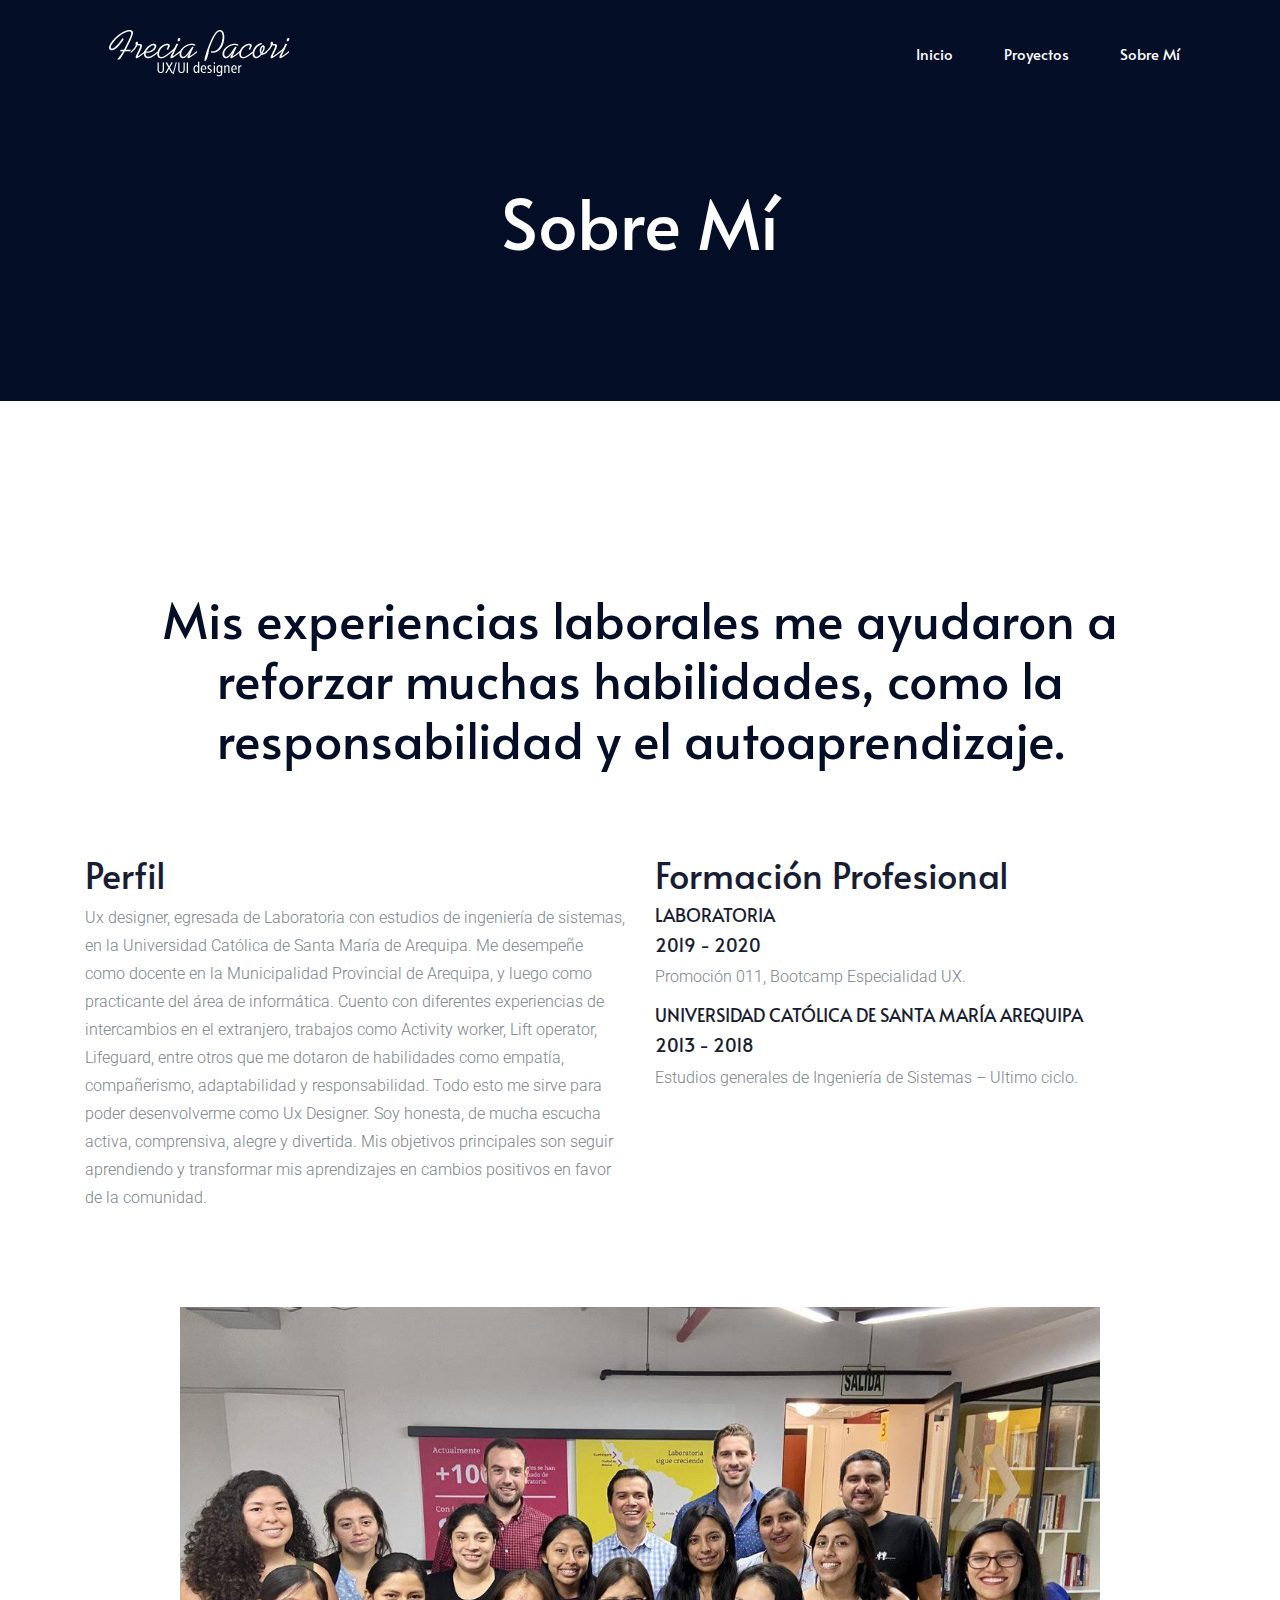
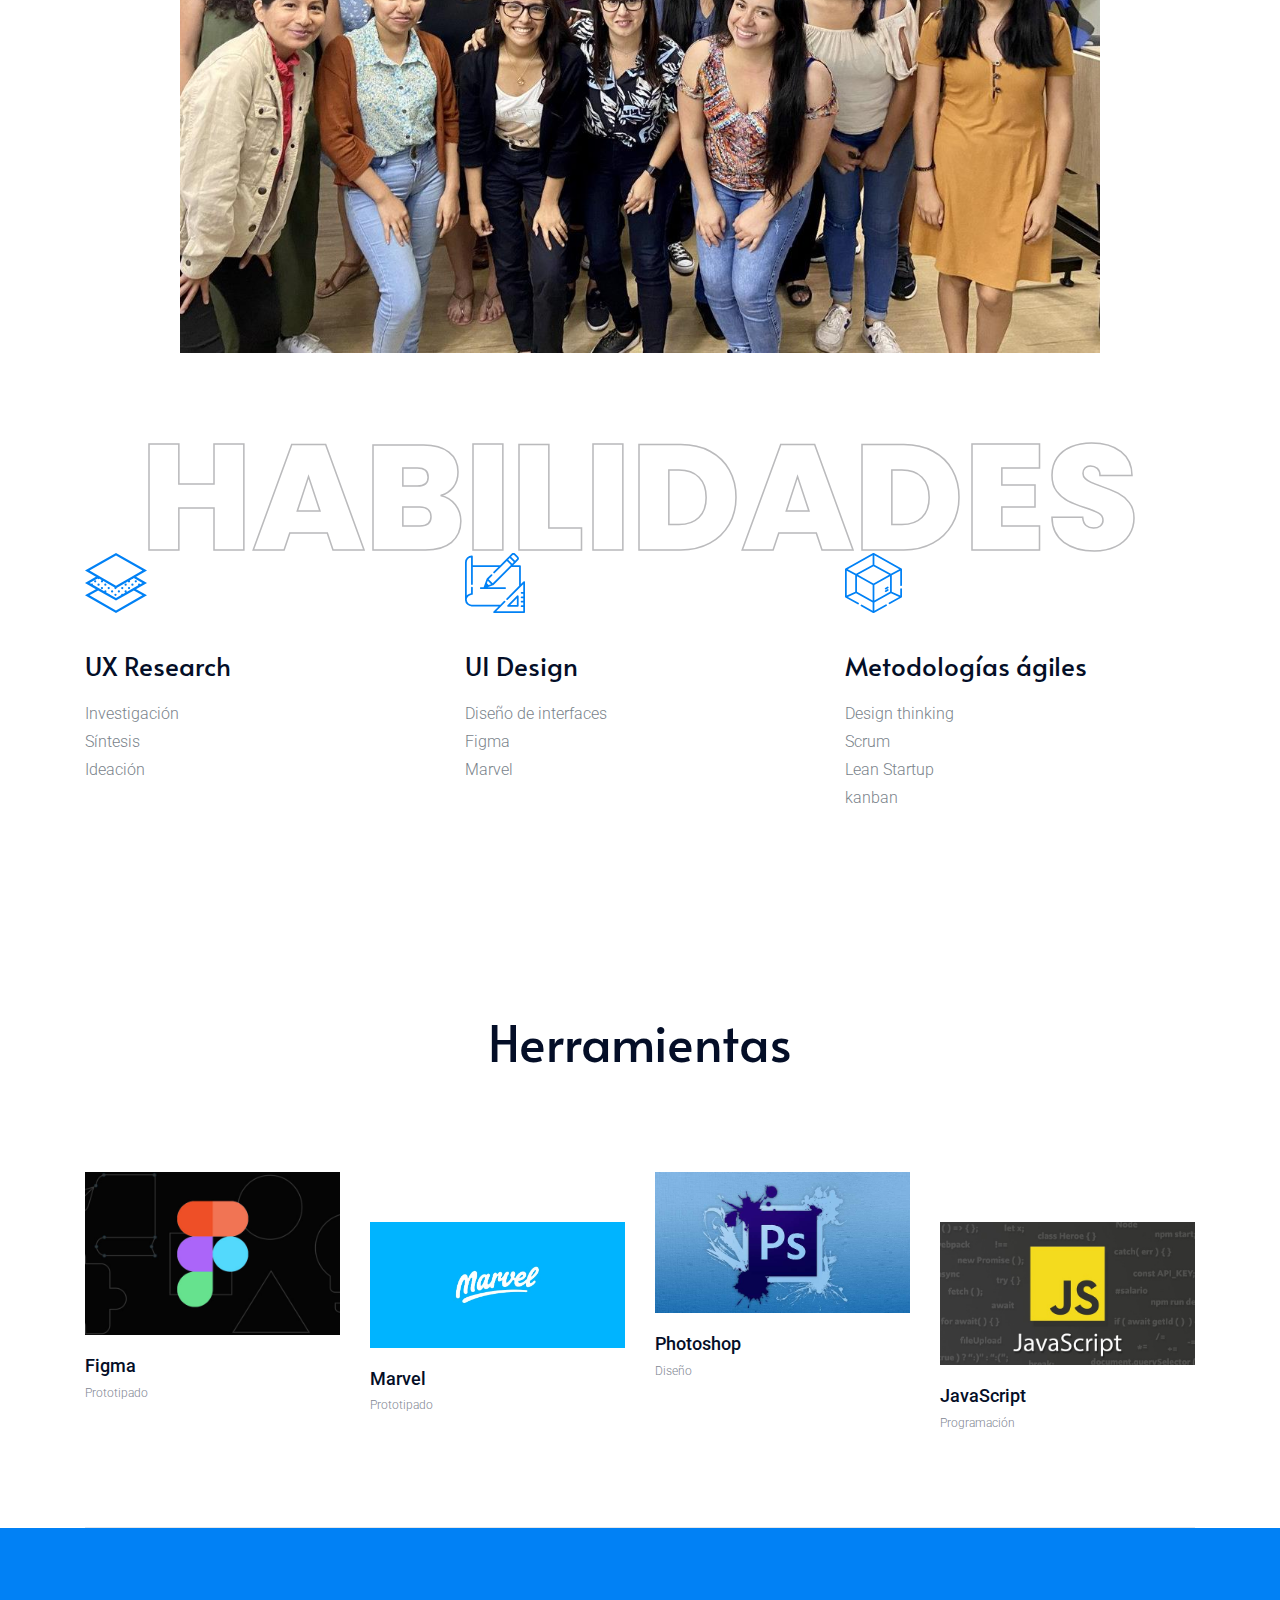
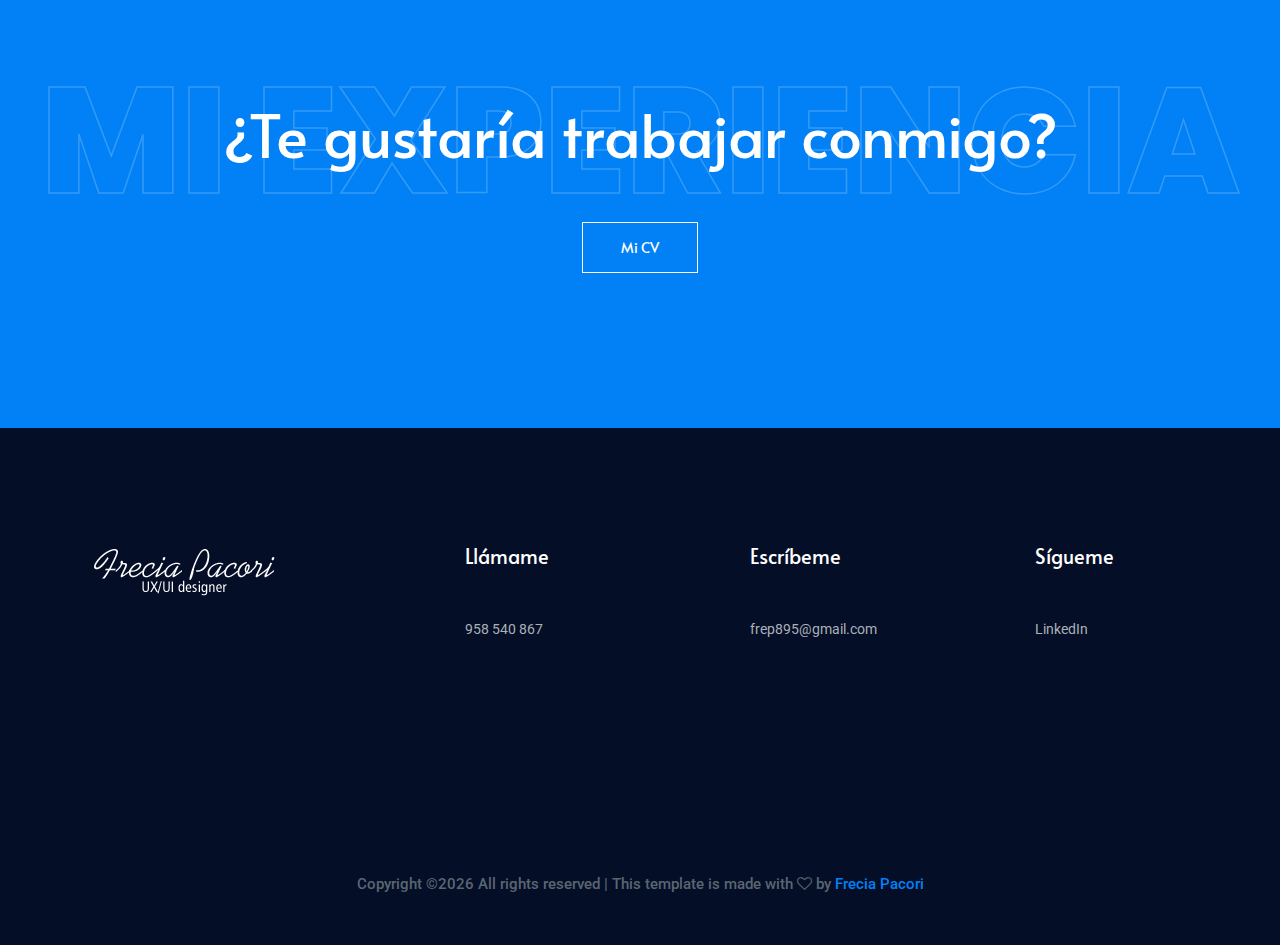
<file: about.html>
<!doctype html>
<html class="no-js" lang="zxx">

<head>
    <meta charset="utf-8">
    <meta http-equiv="x-ua-compatible" content="ie=edge">
    <link  rel="icon"   href="img/UX.png" type="image/png" />
    <title>Frecia Pacori Ux Designer</title>
    <meta name="description" content="">
    <meta name="viewport" content="width=device-width, initial-scale=1">

    <!-- <link rel="manifest" href="site.webmanifest"> -->
    <!-- Place favicon.ico in the root directory -->

    <!-- CSS here -->
    <link rel="stylesheet" href="css/bootstrap.min.css">
    <link rel="stylesheet" href="css/owl.carousel.min.css">
    <link rel="stylesheet" href="css/magnific-popup.css">
    <link rel="stylesheet" href="css/font-awesome.min.css">
    <link rel="stylesheet" href="css/themify-icons.css">
    <link rel="stylesheet" href="css/nice-select.css">
    <link rel="stylesheet" href="css/flaticon.css">
    <link rel="stylesheet" href="css/gijgo.css">
    <link rel="stylesheet" href="css/animate.min.css">
    <link rel="stylesheet" href="css/slick.css">
    <link rel="stylesheet" href="css/slicknav.css">
    <link rel="stylesheet" href="css/style.css">
    <!-- <link rel="stylesheet" href="css/responsive.css"> -->
</head>

<body>
    <!--[if lte IE 9]>
            <p class="browserupgrade">You are using an <strong>outdated</strong> browser. Please <a href="https://browsehappy.com/">upgrade your browser</a> to improve your experience and security.</p>
        <![endif]-->

    <!-- header-start -->
    <header>
        <div class="header-area ">
            <div id="sticky-header" class="main-header-area">
                <div class="container-fluid">
                    <div class="row align-items-center">
                        <div class="col-xl-3 col-lg-2">
                            <div class="logo">
                                <a href="index.html">
                                    <img src="img/frep2.png" alt="">
                                </a>
                            </div>
                        </div>
                        <div class="col-xl-9 col-lg-10">
                            <div class="main-menu  d-none d-lg-block text-right">
                                <nav>
                                    <ul id="navigation">
                                        <li><a class="active" href="index.html">Inicio</a></li>
                                        <li><a href="index.html#proyectos">Proyectos</a></li>
                                        <li><a href="about.html">Sobre mí</a></li>
                                        <!--   <li><a href="contact.html">Contacto</a></li>
                                        -->
                                        <!-- OTROS  
                                        <li><a class="active" href="index.html">home</a></li>
                                        <li><a href="about.html">About</a></li>
                                        
                                        <li><a href="#">blog <i class="ti-angle-down"></i></a>
                                            <ul class="submenu">
                                                <li><a href="blog.html">blog</a></li>
                                                <li><a href="single-blog.html">single-blog</a></li>
                                            </ul>
                                        </li>
                                        <li><a href="#">pages <i class="ti-angle-down"></i></a>
                                            <ul class="submenu">
                                                    <li><a href="portfolio-work.html">Portfolio work</a></li>
                                                 <li><a href="work_details.html">work details</a></li>
                                                 <li><a href="services.html">Services</a></li>
                                                 <li><a href="elements.html">elements</a></li>
                                            </ul>
                                        </li>
                                        <li><a href="contact.html">Contact</a></li>
                                        -->
                                    </ul>
                                </nav>
                            </div>
                        </div>
                        <div class="col-12">
                            <div class="mobile_menu d-block d-lg-none"></div>
                        </div>
                    </div>

                </div>
            </div>
        </div>
    </header>
    <!-- header-end -->
    <!-- bradcam_area  -->
    <div class="bradcam_area">
        <div class="container">
            <div class="row">
                <div class="col-xl-12">
                    <div class="bradcam_text text-center">
                        <h3>Sobre Mí</h3>
                    </div>
                </div>
            </div>
        </div>
    </div>
    <!-- /bradcam_area  -->
 
    <!-- body-->
    <div class="about_wrap_area">
        <div class="border_bottom">
        <div class="container">
            <div class="row justify-content-center">
                <div class="col-lg-11">
                    <div class="about_heading text-center">
                        <h3>Mis experiencias laborales me ayudaron a reforzar muchas habilidades, como la responsabilidad y el autoaprendizaje.</h3>
                    </div>
                </div>
            </div>
            <div class="about_info_wrap">
                <div class="row">
                    <div class="col-lg-6">
                        <div class="single_info">
                            <h1>Perfil</h1>
                            <p>Ux designer, egresada de Laboratoria con estudios de ingeniería de sistemas, en la Universidad Católica de Santa María de Arequipa.
                                Me desempeñe como docente en la Municipalidad Provincial de Arequipa, y luego como practicante del área de informática. Cuento con diferentes experiencias de intercambios en el extranjero, trabajos como Activity worker, Lift operator, Lifeguard, entre otros que me dotaron de habilidades como empatía, compañerismo, adaptabilidad y responsabilidad. Todo esto me sirve para poder desenvolverme como Ux Designer.
                                Soy honesta, de mucha escucha activa, comprensiva, alegre y divertida. Mis objetivos principales son seguir aprendiendo y transformar mis aprendizajes en cambios positivos en favor de la comunidad.</p>
                        </div>
                    </div>
                    <div class="col-lg-6">
                        <div class="single_info">
                            <h1>Formación Profesional</h1>
                            <h4>LABORATORIA ​</h4>
                            <h4>​2019 - 2020</h4>
                            <p>Promoción 011, Bootcamp Especialidad UX.</p>                            
                            <h4>UNIVERSIDAD CATÓLICA DE SANTA MARÍA AREQUIPA</h4>
                            <h4>​2013 - 2018</h4>
                            <p>Estudios generales de Ingeniería de Sistemas – Ultimo ciclo.</p>
                        </div>
                    </div>
                </div>
                <div class="row justify-content-center">
                    <div class="col-lg-10">
                        <div class="about_banner">
                            <img src="img/about/pichinchaChallenge.jpg" alt="">
                        </div>
                    </div>
                </div>
            </div>
        </div>
        </div>
    </div>
    <!-- body-->


    <!-- service_area  -->
    <div class="service_area">
        <div class="outline_text white testmonial d-none d-lg-block">
                Habilidades
        </div>
        <div class="container">
            <div class="row">
                
                <div class="col-xl-4 col-lg-4 col-md-6">
                    <div class="single_service">
                        <div class="icon">
                            <img src="img/svg_icon/2.svg" alt="">
                        </div>
                        <h3>UX Research</h3>
                        <p>Investigación <br>Síntesis <br>Ideación <br> </p>
                    </div>
                </div>

                

                <div class="col-xl-4 col-lg-4 col-md-6">
                    <div class="single_service">
                        <div class="icon">
                            <img src="img/svg_icon/3.svg" alt="">
                        </div>
                        <h3>UI Design</h3>
                        <p>Diseño de interfaces <br>Figma <br>Marvel <br> </p>
                    </div>
                </div>

                <div class="col-xl-4 col-lg-4 col-md-6">
                    <div class="single_service">
                        <div class="icon">
                            <img src="img/svg_icon/1.svg" alt="">
                        </div>
                        <h3>Metodologías ágiles</h3>
                        <p>Design thinking <br>Scrum <br>Lean Startup <br>kanban  </p>
                    </div>
                </div>
                
            </div>
        </div>
    </div>
    <!--/ service_area  -->

<!--/ service_area-->
    <div class="creative_people">
        <div class="container">
            <div class="row">
                <div class="col-lg-12">
                    <div class="section_title text-center">
                        <h4>Herramientas</h4>
                    </div>
                </div>
            </div>
            <div class="border_bottom">
                <div class="row">
                    <div class="col-lg-3 col-md-6">
                        <div class="single_people">
                            <div class="thumb">
                                <img src="img/team/figma2.jpg" alt="">
                            </div>
                            <div class="people_info">
                                <h4>Figma</h4>
                                <p>Prototipado</p>
                            </div>
                        </div>
                    </div>
                      
                    <div class="col-lg-3 col-md-6">
                        <div class="single_people">
                            <div class="thumb">
                                <img src="img/team/marvel2.jpeg" alt="">
                            </div>
                            <div class="people_info">
                                <h4>Marvel</h4>
                                <p>Prototipado</p>
                            </div>
                        </div>
                    </div>
                    <div class="col-lg-3 col-md-6">
                        <div class="single_people">
                            <div class="thumb">
                                <img src="img/team/photo2.jpg" alt="">
                            </div>
                            <div class="people_info">
                                <h4>Photoshop</h4>
                                <p>Diseño</p>
                            </div>
                        </div>
                    </div>
                    <div class="col-lg-3 col-md-6">
                        <div class="single_people">
                            <div class="thumb">
                                <img src="img/team/js2.jpg" alt="">
                            </div>
                            <div class="people_info">
                                <h4>JavaScript</h4>
                                <p>Programación</p>
                            </div>
                        </div>
                    </div>

                </div>
            </div>
        </div>
    </div>


    <!-- COMENT
    <div class="testimonial_area ">

            <div class="outline_text white testmonial d-none d-lg-block">
                    Herramientas
            </div>
            <div class="container">
                <div class="row">
                    <div class="col-xl-12">
                        <div class="testmonial_active owl-carousel">
                            
                            <div class="single_carousel">
                                <div class="row justify-content-center">
                                    <div class="col-lg-6">
                                        <div class="single_testmonial text-center">
                                                <div class="thumb">
                                                        <img src="img/testmonial/figma.jpeg" alt="">
                                                </div>
                                            <p>Figma</p>
                                            <div class="testmonial_author">
                                                <h3>Prototipado</h3>  -->
                                                <!-- OTROS <span>Herramienta de Testeo</span>-->
                                            <!-- COMENT</div>
                                        </div>
                                    </div>
                                </div>
                            </div>
                            <div class="single_carousel">
                                <div class="row justify-content-center">
                                    <div class="col-lg-6">
                                        <div class="single_testmonial text-center">
                                                <div class="thumb">
                                                        <img src="img/testmonial/marvel.jpeg" alt="">
                                                </div>
                                            <p>Marvel</p>
                                            <div class="testmonial_author">
                                                <h3>Prototipado</h3>  -->
                                                <!-- OTROS <span>Herramienta de Testeo</span>-->
                                            <!-- COMENT</div>
                                        </div>
                                    </div>
                                </div>
                            </div>
                            <div class="single_carousel">
                                <div class="row justify-content-center">
                                    <div class="col-lg-6">
                                        <div class="single_testmonial text-center">
                                                <div class="thumb">
                                                        <img src="img/testmonial/maze.jpeg" alt="">
                                                </div>
                                            
                                                <p>Maze </p>
                                              
                                            <div class="testmonial_author">
                                                <h3>Testeo</h3>  -->
                                                <!-- OTROS <span>Herramienta de Testeo</span>-->
                                            <!-- COMENT</div>
                                        </div>
                                    </div>
                                </div>
                            </div>
                            <div class="single_carousel">
                                <div class="row justify-content-center">
                                    <div class="col-lg-6">
                                        <div class="single_testmonial text-center">
                                                <div class="thumb">
                                                        <img src="img/testmonial/photo.jpeg" alt="">
                                                </div>
                                            
                                                <p>Photoshop</p>
                                              
                                            <div class="testmonial_author">
                                                <h3>Diseño</h3>  -->
                                                <!-- OTROS <span>Herramienta de Testeo</span>-->
                                            <!-- COMENT</div>
                                        </div>
                                    </div>
                                </div>
                            </div>
                            <div class="single_carousel">
                                <div class="row justify-content-center">
                                    <div class="col-lg-6">
                                        <div class="single_testmonial text-center">
                                                <div class="thumb">
                                                        <img src="img/testmonial/js.jpeg" alt="">
                                                </div>
                                            
                                                <p>JavaScript</p>
                                              
                                            <div class="testmonial_author">
                                                <h3>Programación</h3>  -->
                                                <!-- OTROS <span>Herramienta de Testeo</span>-->
                                            <!-- COMENT</div>
                                        </div>
                                    </div>
                                </div>
                            </div>
                        </div>
                    </div>
                </div>
            </div>
        </div>  -->
    
    <!-- /testimonial_area  -->
    
    <!-- discuss_projects_start  -->
    <div class="discuss_projects">
        <div class="outline_text white project d-none d-lg-block">
                Mi experiencia
        </div>
        <div class="container">
            <div class="row">
                <div class="col-xl-12">
                    <div class="project_text text-center">
                        <h3>¿Te gustaría trabajar conmigo?</h3>
                        <!-- COMENT  
                        <a href="http://google.com" class="btn btn-default">Go to Google</a>
                        <input type="button" onclick="location.href='http://google.com';" value="Go to Google" />-->
                        <a class="boxed-btn3" href="https://drive.google.com/open?id=1tcxvxUhDZg9Y-tJNtNzIuSJzfh3SlFGT" target="_blank">Mi CV</a>
                    </div>
                </div>
            </div>
        </div>
    </div>
    <!-- discuss_projects_end  -->

    <!-- footer start -->
    <footer class="footer">
            <div class="footer_top">
                <div class="container">
                    <div class="row">
                        <div class="col-xl-4 col-md-6 col-lg-4">
                            <div class="footer_widget">
                               <div class="logo_footer">
                                   <a href="index.html">
                                       <img src="img/frep2.png" alt="">
                                   </a>
                               </div>
    
                            </div>
                        </div>
                        <div class="col-xl-3 col-md-6 col-lg-3">
                            <div class="footer_widget">
                                <h3 class="footer_title">
                                    Llámame
                                </h3>
                                <ul>
                                    <li><a>958 540 867</a></li>
                                </ul>
        
                            </div>
                        </div>
                        <div class="col-xl-3 col-md-6 col-lg-3">
                          <div class="footer_widget">
                              <h3 class="footer_title">
                                Escríbeme 
                              </h3>
                              <ul>
                                  <li><a>frep895@gmail.com</a></li>
                              </ul>
        
                          </div>
                      </div>


                        <!-- OTROS 
                        <div class="col-xl-3 col-md-6 col-lg-3">
                            <div class="footer_widget">
                                <h3 class="footer_title">
                                        Services
                                </h3>
                                <ul>
                                    <li><a href="#">Web Design</a></li>
                                    <li><a href="#">3D Modeling</a></li>
                                    <li><a href="#">Architectural Design</a></li>
                                </ul>
    
                            </div>
                        </div>
                        <div class="col-xl-3 col-md-6 col-lg-3">
                            <div class="footer_widget">
                                <h3 class="footer_title">
                                    Useful Links
                                </h3>
                                <ul>
                                    <li><a href="#">Work</a></li>
                                    <li><a href="#">About</a></li>
                                    <li><a href="#">Services</a></li>
                                    <li><a href="#">Contact</a></li>
                                </ul>
                            </div>
                        </div>-->
                        <div class="col-xl-2 col-md-6 col-lg-2">
                            <div class="footer_widget">
                                <h3 class="footer_title">
                                        Sígueme
                                </h3>
                                <ul>
                                    <li><a href="https://www.linkedin.com/in/freciapacori/" target="_blank">LinkedIn</a></li>
                                    <!-- OTROS 
                                    <li><a href="#">Dribbble</a></li>
                                    <li><a href="#">Behance</a></li>
                                    <li><a href="#">Instagram</a></li>
                                    <li><a href="#">Facebook</a></li>-->
                                </ul>
                            </div>
                        </div>
                    </div>
                </div>
            </div>
            <div class="copy-right_text">
                <div class="container">
                    <div class="row">
                        <div class="col-xl-12">
                            <p class="copy_right text-center">
                                <!-- Link back to Colorlib can't be removed. Template is licensed under CC BY 3.0. -->
Copyright &copy;<script>document.write(new Date().getFullYear());</script> All rights reserved | This template is made with <i class="fa fa-heart-o" aria-hidden="true"></i> by <a href="https://www.linkedin.com/in/freciapacori/" target="_blank">Frecia Pacori</a>
<!-- Link back to Colorlib can't be removed. Template is licensed under CC BY 3.0. -->
                            </p>
                        </div>
                    </div>
                </div>
            </div>
        </footer>
    <!--/ footer end  -->

    <!-- JS here -->
    <script src="js/vendor/modernizr-3.5.0.min.js"></script>
    <script src="js/vendor/jquery-1.12.4.min.js"></script>
    <script src="js/popper.min.js"></script>
    <script src="js/bootstrap.min.js"></script>
    <script src="js/owl.carousel.min.js"></script>
    <script src="js/isotope.pkgd.min.js"></script>
    <script src="js/ajax-form.js"></script>
    <script src="js/waypoints.min.js"></script>
    <script src="js/jquery.counterup.min.js"></script>
    <script src="js/imagesloaded.pkgd.min.js"></script>
    <script src="js/scrollIt.js"></script>
    <script src="js/jquery.scrollUp.min.js"></script>
    <script src="js/wow.min.js"></script>
    <script src="js/nice-select.min.js"></script>
    <script src="js/jquery.slicknav.min.js"></script>
    <script src="js/jquery.magnific-popup.min.js"></script>
    <script src="js/plugins.js"></script>
    <script src="js/gijgo.min.js"></script>

    <!--contact js-->
    <script src="js/contact.js"></script>
    <script src="js/jquery.ajaxchimp.min.js"></script>
    <script src="js/jquery.form.js"></script>
    <script src="js/jquery.validate.min.js"></script>
    <script src="js/mail-script.js"></script>

    <script src="js/main.js"></script>
</body>

</html>
</file>
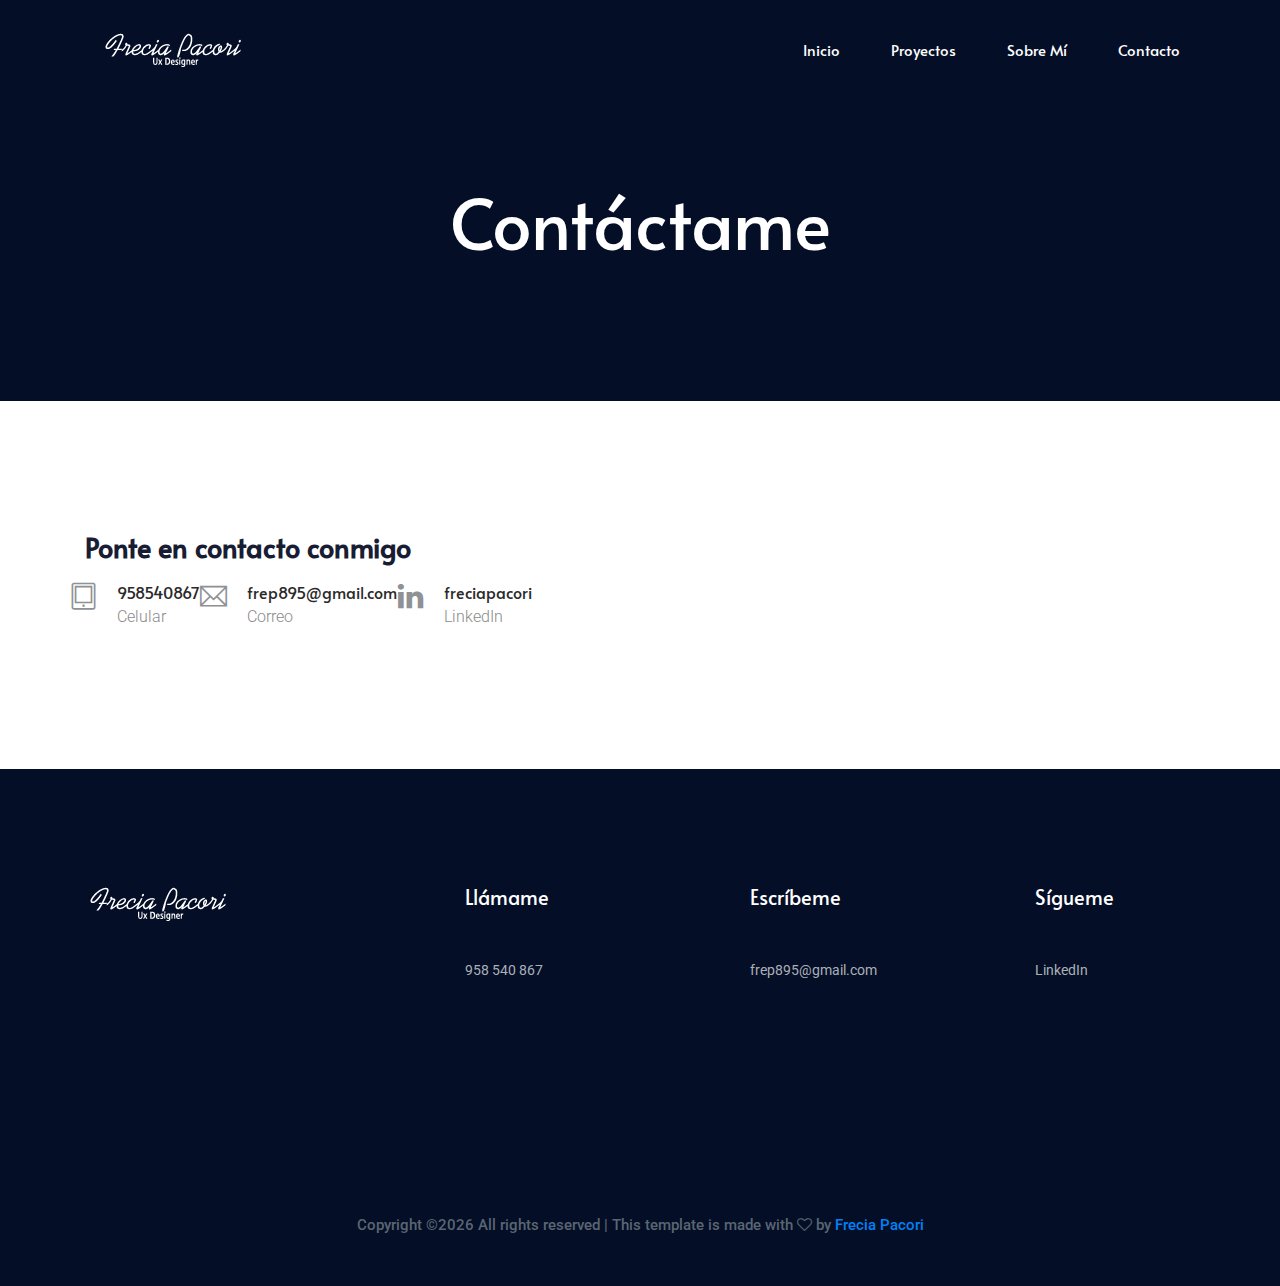
<file: contact.html>
<!doctype html>
<html class="no-js" lang="zxx">

<head>
    <meta charset="utf-8">
    <meta http-equiv="x-ua-compatible" content="ie=edge">
    <title>Frecia Pacori Ux Designer</title>
    <meta name="description" content="">
    <meta name="viewport" content="width=device-width, initial-scale=1">

    <!-- <link rel="manifest" href="site.webmanifest"> -->
    <!-- Place favicon.ico in the root directory -->

    <!-- CSS here -->
    <link rel="stylesheet" href="css/bootstrap.min.css">
    <link rel="stylesheet" href="css/owl.carousel.min.css">
    <link rel="stylesheet" href="css/magnific-popup.css">
    <link rel="stylesheet" href="css/font-awesome.min.css">
    <link rel="stylesheet" href="css/themify-icons.css">
    <link rel="stylesheet" href="css/nice-select.css">
    <link rel="stylesheet" href="css/flaticon.css">
    <link rel="stylesheet" href="css/gijgo.css">
    <link rel="stylesheet" href="css/animate.min.css">
    <link rel="stylesheet" href="css/slick.css">
    <link rel="stylesheet" href="css/slicknav.css">
    <link rel="stylesheet" href="css/style.css">
    <!-- <link rel="stylesheet" href="css/responsive.css"> -->
</head>

<body>
    <!--[if lte IE 9]>
            <p class="browserupgrade">You are using an <strong>outdated</strong> browser. Please <a href="https://browsehappy.com/">upgrade your browser</a> to improve your experience and security.</p>
        <![endif]-->

    <!-- header-start -->
    <header>
      <div class="header-area ">
          <div id="sticky-header" class="main-header-area">
              <div class="container-fluid">
                  <div class="row align-items-center">
                      <div class="col-xl-3 col-lg-2">
                          <div class="logo">
                              <a href="index.html">
                                  <img src="img/freciap.png" alt="">
                              </a>
                          </div>
                      </div>
                      <div class="col-xl-9 col-lg-10">
                          <div class="main-menu  d-none d-lg-block text-right">
                              <nav>
                                  <ul id="navigation">
                                        <li><a class="active" href="index.html">Inicio</a></li>
                                        <li><a href="portfolio-work.html">Proyectos</a></li>
                                        <li><a href="about.html">Sobre mí</a></li>
                                        <li><a href="contact.html">Contacto</a></li>
                                        
                                        <!-- OTROS  
                                    <li><a class="active" href="index.html">home</a></li>
                                      <li><a href="about.html">About</a></li>
                                      
                                      <li><a href="#">blog <i class="ti-angle-down"></i></a>
                                          <ul class="submenu">
                                              <li><a href="blog.html">blog</a></li>
                                              <li><a href="single-blog.html">single-blog</a></li>
                                          </ul>
                                      </li>
                                      <li><a href="#">pages <i class="ti-angle-down"></i></a>
                                          <ul class="submenu">
                                                  <li><a href="portfolio-work.html">Portfolio work</a></li>
                                               <li><a href="work_details.html">work details</a></li>
                                               <li><a href="services.html">Services</a></li>
                                               <li><a href="elements.html">elements</a></li>
                                          </ul>
                                      </li>
                                      <li><a href="contact.html">Contact</a></li>
                                      -->
                                  </ul>
                              </nav>
                          </div>
                      </div>
                      <div class="col-12">
                          <div class="mobile_menu d-block d-lg-none"></div>
                      </div>
                  </div>

              </div>
          </div>
      </div>
  </header>
  <!-- header-end -->

    <!-- bradcam_area  -->
    <div class="bradcam_area bradcam_bg_1">
        <div class="container">
            <div class="row">
                <div class="col-xl-12">
                    <div class="bradcam_text text-center">
                        <h3>Contáctame</h3>
                    </div>
                </div>
            </div>
        </div>
    </div>
    <!-- /bradcam_area  -->

  <!-- ================ contact section start ================= -->
  <section class="contact-section section_padding">
    <div class="container">
  
      <!-- ================ contact section start ================= 
      <div class="d-none d-sm-block mb-5 pb-4">
        <div id="map" style="height: 480px;"></div>
        <script>
          function initMap() {
            var uluru = {lat: -25.363, lng: 131.044};
            var grayStyles = [
              {
                featureType: "all",
                stylers: [
                  { saturation: -90 },
                  { lightness: 50 }
                ]
              },
              {elementType: 'labels.text.fill', stylers: [{color: '#ccdee9'}]}
            ];
            var map = new google.maps.Map(document.getElementById('map'), {
              center: {lat: -31.197, lng: 150.744},
              zoom: 9,
              styles: grayStyles,
              scrollwheel:  false
            });
          }
          
        </script>
        <script src="https://maps.googleapis.com/maps/api/js?key=AIzaSyDpfS1oRGreGSBU5HHjMmQ3o5NLw7VdJ6I&callback=initMap"></script>
        
      </div>-->


      <div class="row">
        <div class="col-12">
          <h2 class="contact-title">Ponte en contacto conmigo</h2>
        </div><!-- OTROS
        <div class="col-lg-8">
          <form class="form-contact contact_form" action="contact_process.php" method="post" id="contactForm" novalidate="novalidate">
            <div class="row">
              <div class="col-12">
                <div class="form-group">
                  
                    <textarea class="form-control w-100" name="message" id="message" cols="30" rows="9" onfocus="this.placeholder = ''" onblur="this.placeholder = 'Enter Message'" placeholder = 'Ingresar mensaje'></textarea>
                </div>
              </div>
              <div class="col-sm-6">
                <div class="form-group">
                  <input class="form-control" name="name" id="name" type="text" onfocus="this.placeholder = ''" onblur="this.placeholder = 'Enter your name'" placeholder = 'Ingresar nombre'>
                </div>
              </div>
              <div class="col-sm-6">
                <div class="form-group">
                  <input class="form-control" name="email" id="email" type="email" onfocus="this.placeholder = ''" onblur="this.placeholder = 'Enter email address'" placeholder = 'Ingresar email'>
                </div>
              </div>
              <div class="col-12">
                <div class="form-group">
                  <input class="form-control" name="subject" id="subject" type="text" onfocus="this.placeholder = ''" onblur="this.placeholder = 'Enter Subject'" placeholder = 'Ingresar asunto'>
                </div>
              </div>
            </div>
            <div class="form-group mt-3">
              <button type="submit" class="button button-contactForm btn_4 boxed-btn">Enviar mensaje</button>
            </div>
          </form>
        </div>
        <div class="col-lg-4">
           ================ contact section start ================= 
          <div class="media contact-info">
            <span class="contact-info__icon"><i class="ti-home"></i></span>
            <div class="media-body">
              <h3>Buttonwood, California.</h3>
              <p>Rosemead, CA 91770</p>
            </div>
          </div>
          -->
          <div class="media contact-info">
            <span class="contact-info__icon"><i class="ti-tablet"></i></span>
            <div class="media-body">
              <h3>958540867     </h3>
              <p>Celular</p>
            </div>
          </div>
          <div class="media contact-info">
            <span class="contact-info__icon"><i class="ti-email"></i></span>
            <div class="media-body">
              <h3>frep895@gmail.com      </h3>
              <p>Correo</p>
            </div>
          </div>
          <div class="media contact-info">
            <span class="contact-info__icon"><i class="ti-linkedin"></i></span>
            <div class="media-body">
              <h3>freciapacori     </h3>
              <p>LinkedIn</p>
            </div>
          </div>
        </div>
      </div>
    </div>
  </section>
  <!-- ================ contact section end ================= -->


    <!-- footer start -->
    <footer class="footer">
      <div class="footer_top">
          <div class="container">
              <div class="row">
                  <div class="col-xl-4 col-md-6 col-lg-4">
                      <div class="footer_widget">
                         <div class="logo_footer">
                             <a href="index.html">
                                 <img src="img/freciap.png" alt="">
                             </a>
                         </div>

                      </div>
                  </div>
                  <div class="col-xl-3 col-md-6 col-lg-3">
                    <div class="footer_widget">
                        <h3 class="footer_title">
                          Llámame
                        </h3>
                        <ul>
                            <li><a>958 540 867</a></li>
                        </ul>

                    </div>
                </div>
                <div class="col-xl-3 col-md-6 col-lg-3">
                  <div class="footer_widget">
                      <h3 class="footer_title">
                        Escríbeme 
                      </h3>
                      <ul>
                          <li><a>frep895@gmail.com</a></li>
                      </ul>

                  </div>
              </div>
                  <!-- OTROS 
                  <div class="col-xl-3 col-md-6 col-lg-3">
                      <div class="footer_widget">
                          <h3 class="footer_title">
                                  Services
                          </h3>
                          <ul>
                              <li><a href="#">Web Design</a></li>
                              <li><a href="#">3D Modeling</a></li>
                              <li><a href="#">Architectural Design</a></li>
                          </ul>

                      </div>
                  </div>
                  <div class="col-xl-3 col-md-6 col-lg-3">
                      <div class="footer_widget">
                          <h3 class="footer_title">
                              Useful Links
                          </h3>
                          <ul>
                              <li><a href="#">Work</a></li>
                              <li><a href="#">About</a></li>
                              <li><a href="#">Services</a></li>
                              <li><a href="#">Contact</a></li>
                          </ul>
                      </div>
                  </div>-->
                  <div class="col-xl-2 col-md-6 col-lg-2">
                      <div class="footer_widget">
                          <h3 class="footer_title">
                                  Sígueme
                          </h3>
                          <ul>
                              <li><a href="https://www.linkedin.com/in/freciapacori/">LinkedIn</a></li>
                                    <!-- OTROS 
                              <li><a href="#">Dribbble</a></li>
                              <li><a href="#">Behance</a></li>
                              <li><a href="#">Instagram</a></li>
                              <li><a href="#">Facebook</a></li>-->
                          </ul>
                      </div>
                  </div>
              </div>
          </div>
      </div>
      <div class="copy-right_text">
          <div class="container">
              <div class="row">
                  <div class="col-xl-12">
                      <p class="copy_right text-center">
                          <!-- Link back to Colorlib can't be removed. Template is licensed under CC BY 3.0. -->
Copyright &copy;<script>document.write(new Date().getFullYear());</script> All rights reserved | This template is made with <i class="fa fa-heart-o" aria-hidden="true"></i> by <a href="https://www.linkedin.com/in/freciapacori/" target="_blank">Frecia Pacori</a>
<!-- Link back to Colorlib can't be removed. Template is licensed under CC BY 3.0. -->
                      </p>
                  </div>
              </div>
          </div>
      </div>
  </footer>
<!--/ footer end  -->

  <!-- JS here -->
  <script src="js/vendor/modernizr-3.5.0.min.js"></script>
  <script src="js/vendor/jquery-1.12.4.min.js"></script>
  <script src="js/popper.min.js"></script>
  <script src="js/bootstrap.min.js"></script>
  <script src="js/owl.carousel.min.js"></script>
  <script src="js/isotope.pkgd.min.js"></script>
  <script src="js/ajax-form.js"></script>
  <script src="js/waypoints.min.js"></script>
  <script src="js/jquery.counterup.min.js"></script>
  <script src="js/imagesloaded.pkgd.min.js"></script>
  <script src="js/scrollIt.js"></script>
  <script src="js/jquery.scrollUp.min.js"></script>
  <script src="js/wow.min.js"></script>
  <script src="js/nice-select.min.js"></script>
  <script src="js/jquery.slicknav.min.js"></script>
  <script src="js/jquery.magnific-popup.min.js"></script>
  <script src="js/plugins.js"></script>
  <script src="js/gijgo.min.js"></script>

  <!--contact js-->
  <script src="js/contact.js"></script>
  <script src="js/jquery.ajaxchimp.min.js"></script>
  <script src="js/jquery.form.js"></script>
  <script src="js/jquery.validate.min.js"></script>
  <script src="js/mail-script.js"></script>

  <script src="js/main.js"></script>
</body>

</html>
</file>
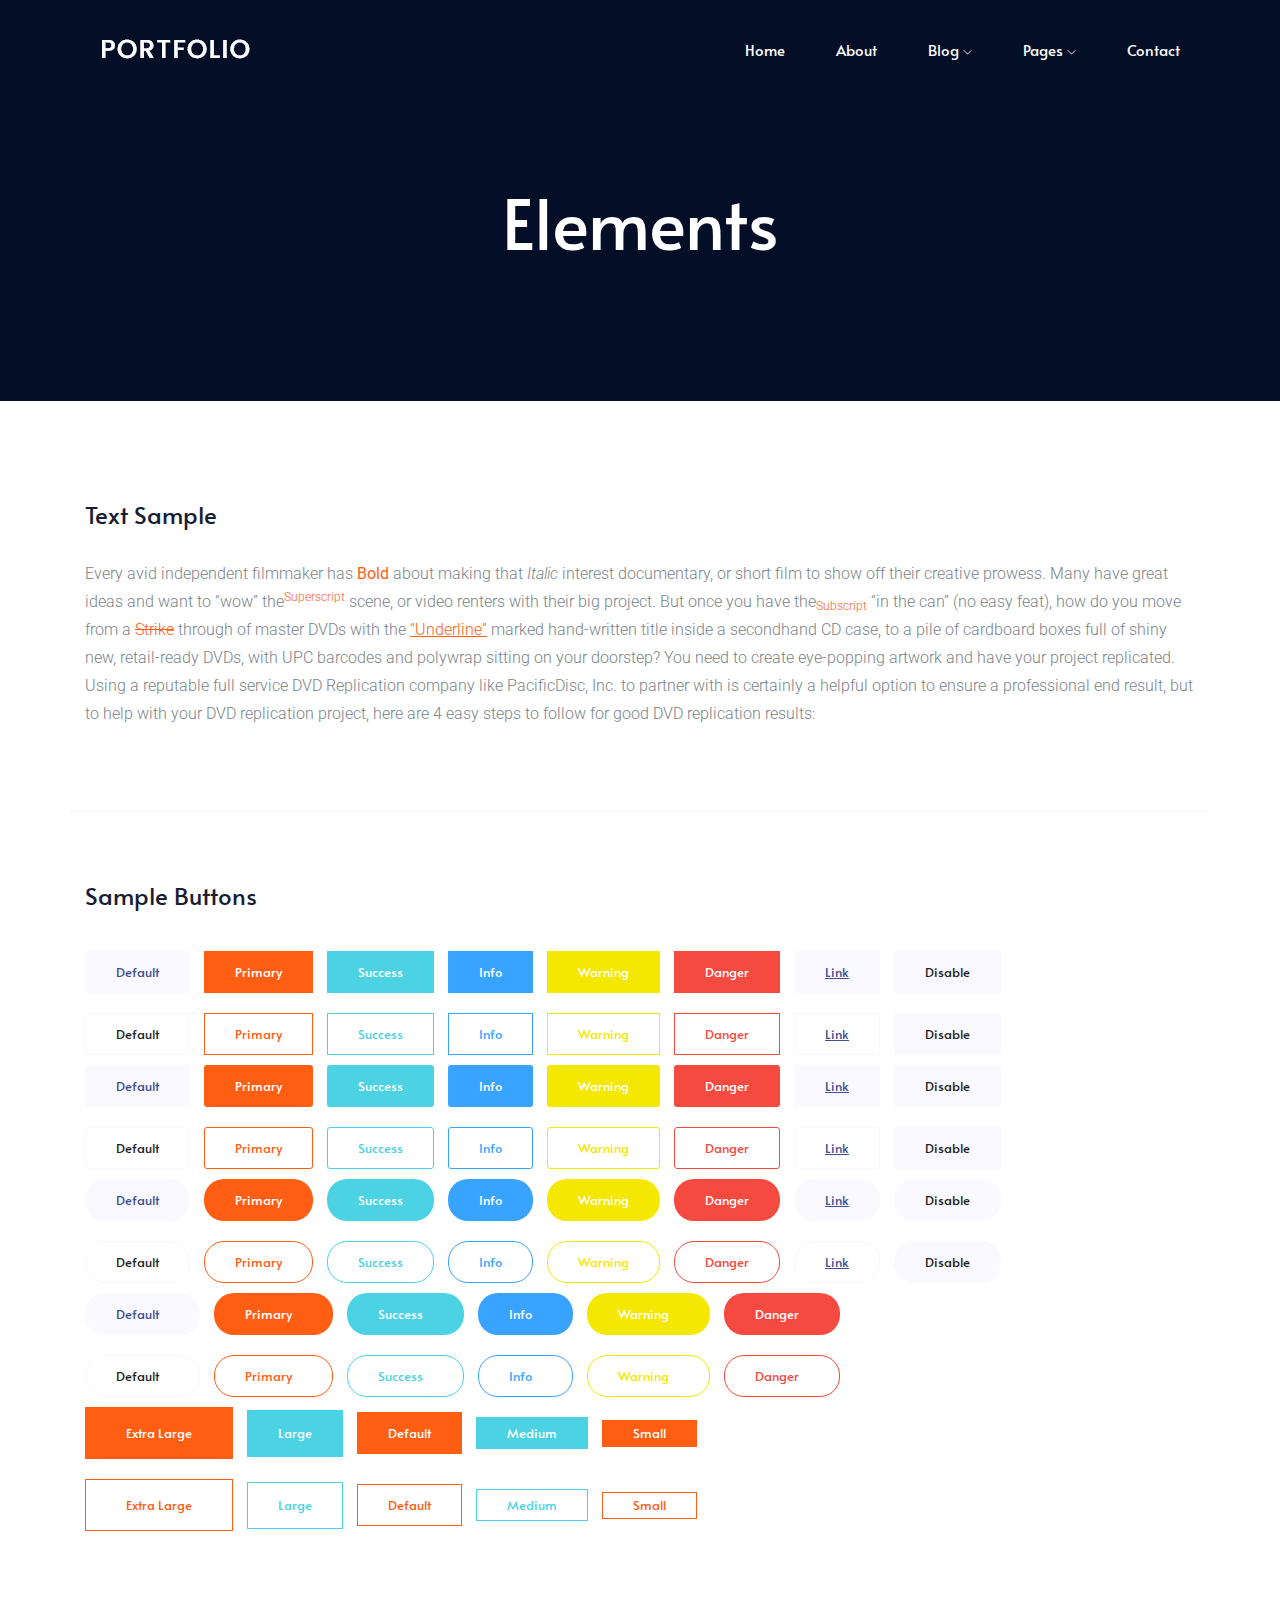
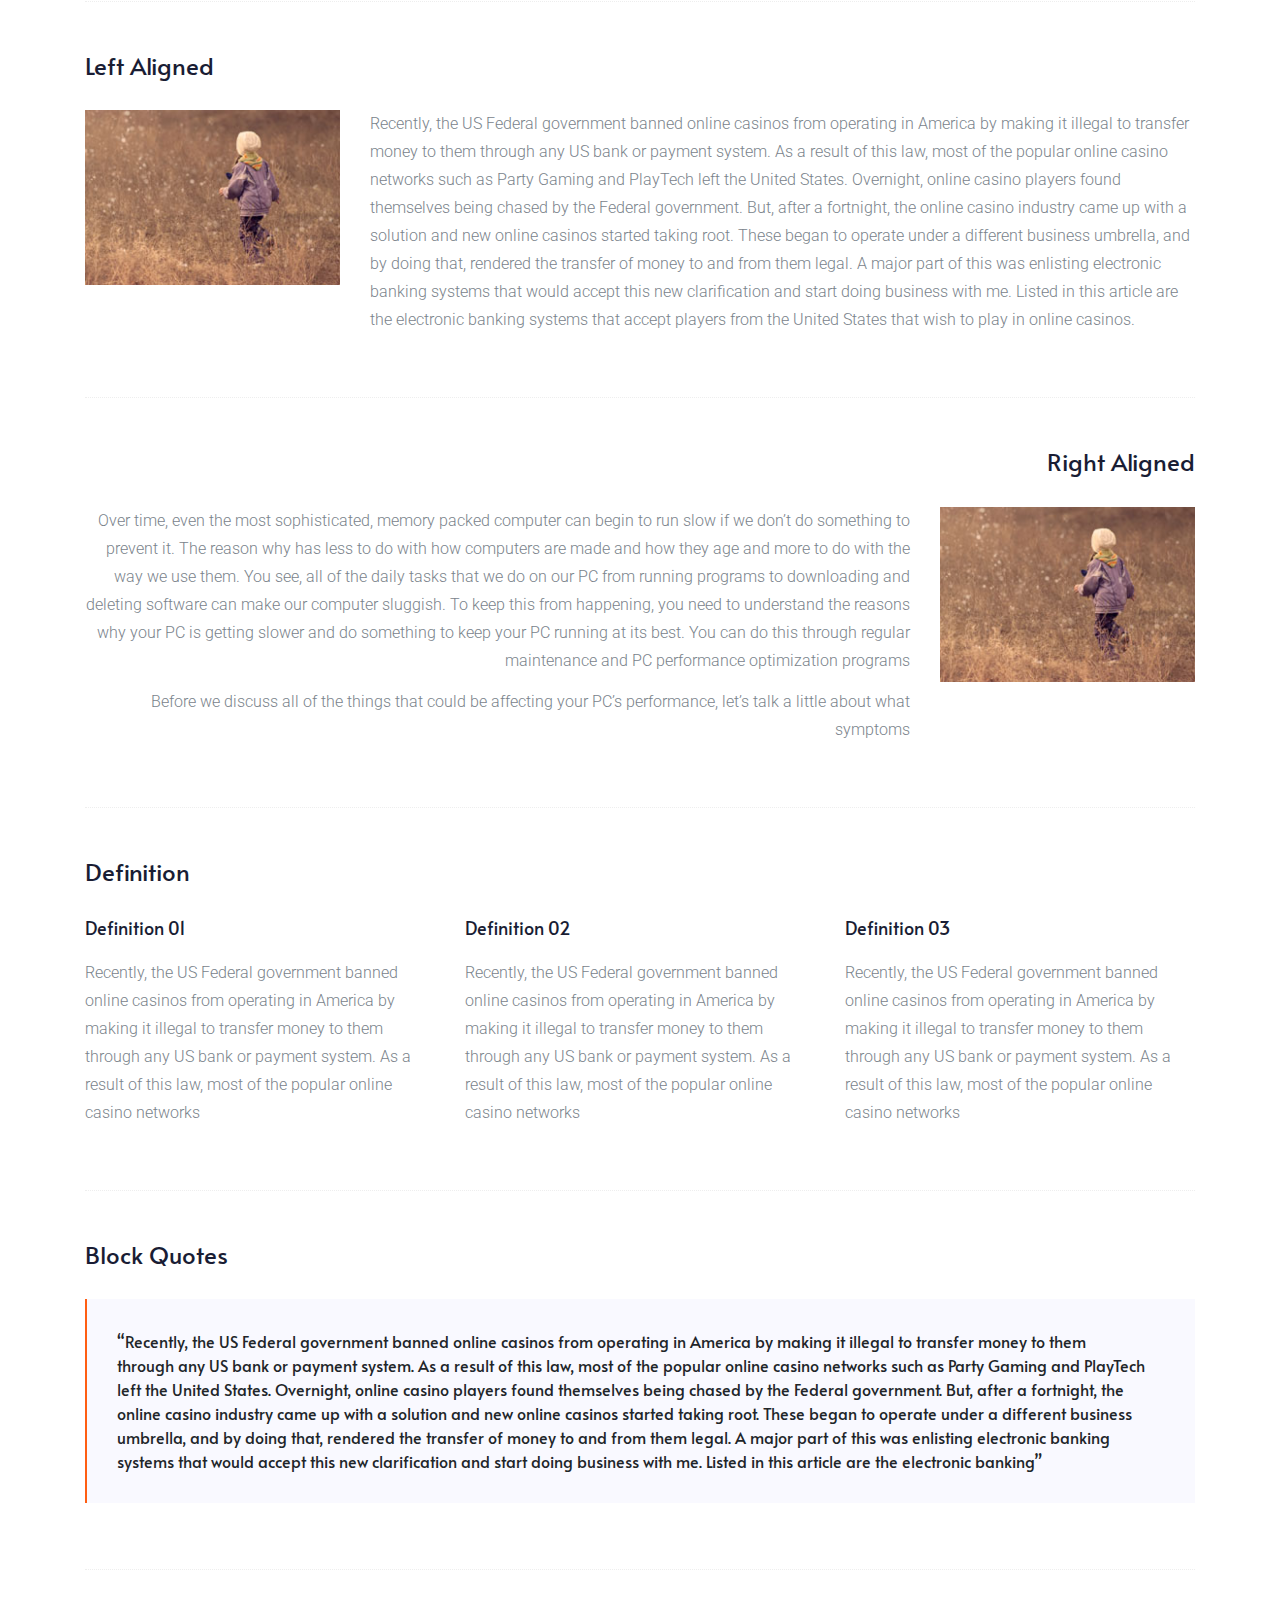
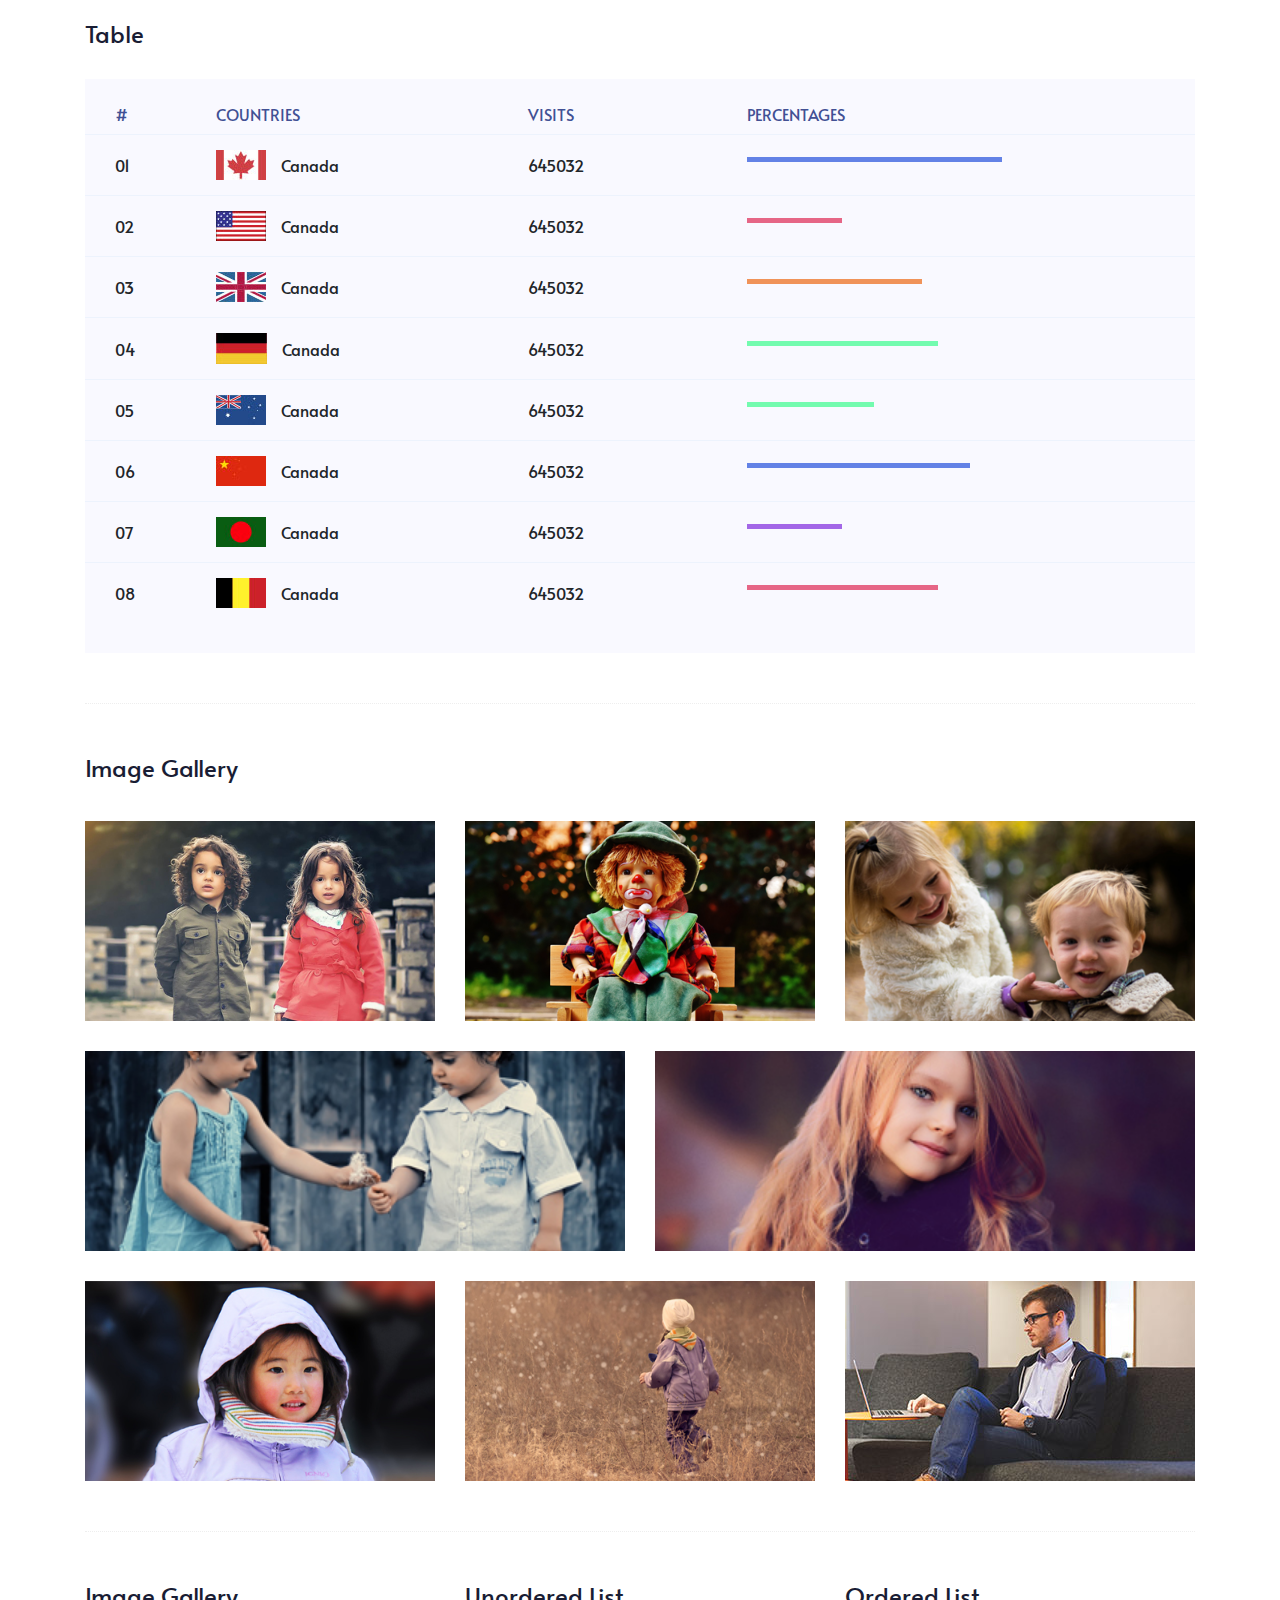
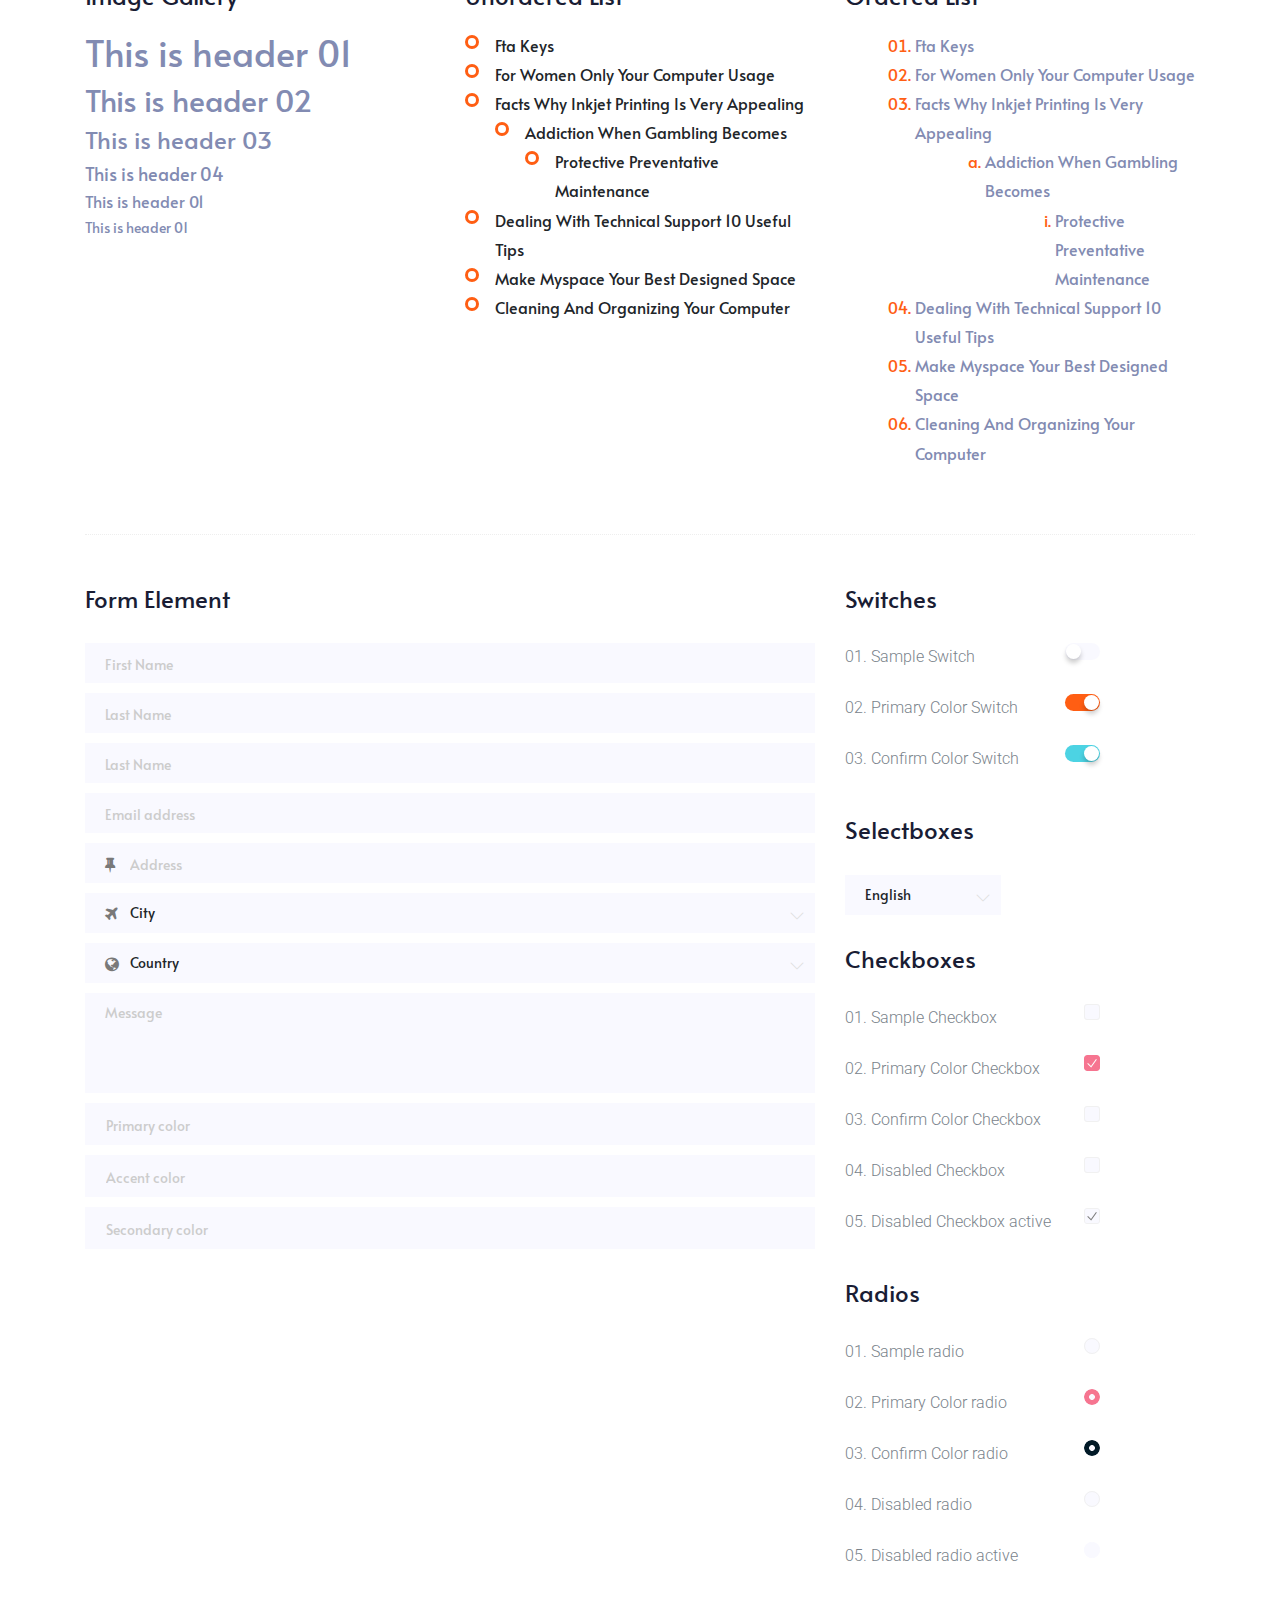
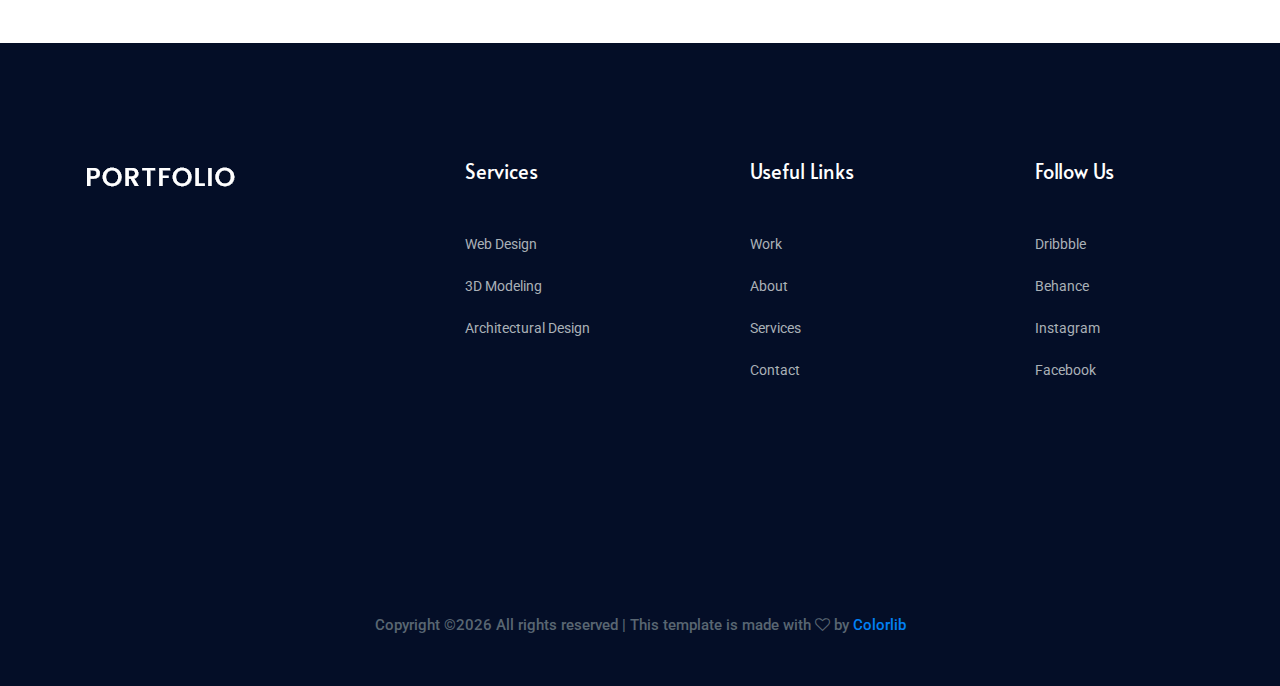
<file: elements.html>
<!doctype html>
<html class="no-js" lang="zxx">

<head>
	<meta charset="utf-8">
	<meta http-equiv="x-ua-compatible" content="ie=edge">
	<title>portfolio</title>
	<meta name="description" content="">
	<meta name="viewport" content="width=device-width, initial-scale=1">

	<!-- <link rel="manifest" href="site.webmanifest"> -->
	<!-- Place favicon.ico in the root directory -->

	<!-- CSS here -->
	<link rel="stylesheet" href="css/bootstrap.min.css">
	<link rel="stylesheet" href="css/owl.carousel.min.css">
	<link rel="stylesheet" href="css/magnific-popup.css">
	<link rel="stylesheet" href="css/font-awesome.min.css">
	<link rel="stylesheet" href="css/themify-icons.css">
	<link rel="stylesheet" href="css/nice-select.css">
	<link rel="stylesheet" href="css/flaticon.css">
	<link rel="stylesheet" href="css/gijgo.css">
	<link rel="stylesheet" href="css/animate.min.css">
	<link rel="stylesheet" href="css/slicknav.css">
	<link rel="stylesheet" href="css/style.css">
	<!-- <link rel="stylesheet" href="css/responsive.css"> -->
</head>

<body>
	<!--[if lte IE 9]>
            <p class="browserupgrade">You are using an <strong>outdated</strong> browser. Please <a href="https://browsehappy.com/">upgrade your browser</a> to improve your experience and security.</p>
        <![endif]-->

    <!-- header-start -->
    <header>
        <div class="header-area ">
            <div id="sticky-header" class="main-header-area">
                <div class="container-fluid">
                    <div class="row align-items-center">
                        <div class="col-xl-3 col-lg-2">
                            <div class="logo">
                                <a href="index.html">
                                    <img src="img/logo.png" alt="">
                                </a>
                            </div>
                        </div>
                        <div class="col-xl-9 col-lg-10">
                            <div class="main-menu  d-none d-lg-block text-right">
                                <nav>
                                    <ul id="navigation">
                                        <li><a class="active" href="index.html">home</a></li>
                                        <li><a href="about.html">About</a></li>
                                        
                                        <li><a href="#">blog <i class="ti-angle-down"></i></a>
                                            <ul class="submenu">
                                                <li><a href="blog.html">blog</a></li>
                                                <li><a href="single-blog.html">single-blog</a></li>
                                            </ul>
                                        </li>
                                        <li><a href="#">pages <i class="ti-angle-down"></i></a>
                                            <ul class="submenu">
                                                    <li><a href="portfolio-work.html">Portfolio work</a></li>
                                                 <li><a href="work_details.html">work details</a></li>
                                                 <li><a href="services.html">Services</a></li>
                                                 <li><a href="elements.html">elements</a></li>
                                            </ul>
                                        </li>
                                        <li><a href="contact.html">Contact</a></li>
                                    </ul>
                                </nav>
                            </div>
                        </div>
                        <div class="col-12">
                            <div class="mobile_menu d-block d-lg-none"></div>
                        </div>
                    </div>

                </div>
            </div>
        </div>
    </header>
    <!-- header-end -->
	
		<!-- bradcam_area  -->
		<div class="bradcam_area bradcam_bg_1">
			<div class="container">
				<div class="row">
					<div class="col-xl-12">
						<div class="bradcam_text text-center">
							<h3>Elements</h3>
						</div>
					</div>
				</div>
			</div>
		</div>
		<!-- /bradcam_area  -->

	<!-- Start Sample Area -->
	<section class="sample-text-area">
		<div class="container box_1170">
			<h3 class="text-heading">Text Sample</h3>
			<p class="sample-text">
				Every avid independent filmmaker has <b>Bold</b> about making that <i>Italic</i> interest documentary,
				or short
				film to show off their creative prowess. Many have great ideas and want to “wow”
				the<sup>Superscript</sup> scene,
				or video renters with their big project. But once you have the<sub>Subscript</sub> “in the can” (no easy
				feat), how
				do you move from a <del>Strike</del> through of master DVDs with the <u>“Underline”</u> marked
				hand-written title
				inside a secondhand CD case, to a pile of cardboard boxes full of shiny new, retail-ready DVDs, with UPC
				barcodes
				and polywrap sitting on your doorstep? You need to create eye-popping artwork and have your project
				replicated.
				Using a reputable full service DVD Replication company like PacificDisc, Inc. to partner with is
				certainly a
				helpful option to ensure a professional end result, but to help with your DVD replication project, here
				are 4 easy
				steps to follow for good DVD replication results:

			</p>
		</div>
	</section>
	<!-- End Sample Area -->

	<!-- Start Button -->
	<section class="button-area">
		<div class="container box_1170 border-top-generic">
			<h3 class="text-heading">Sample Buttons</h3>
			<div class="button-group-area">
				<a href="#" class="genric-btn default">Default</a>
				<a href="#" class="genric-btn primary">Primary</a>
				<a href="#" class="genric-btn success">Success</a>
				<a href="#" class="genric-btn info">Info</a>
				<a href="#" class="genric-btn warning">Warning</a>
				<a href="#" class="genric-btn danger">Danger</a>
				<a href="#" class="genric-btn link">Link</a>
				<a href="#" class="genric-btn disable">Disable</a>
			</div>
			<div class="button-group-area mt-10">
				<a href="#" class="genric-btn default-border">Default</a>
				<a href="#" class="genric-btn primary-border">Primary</a>
				<a href="#" class="genric-btn success-border">Success</a>
				<a href="#" class="genric-btn info-border">Info</a>
				<a href="#" class="genric-btn warning-border">Warning</a>
				<a href="#" class="genric-btn danger-border">Danger</a>
				<a href="#" class="genric-btn link-border">Link</a>
				<a href="#" class="genric-btn disable">Disable</a>
			</div>
			<div class="button-group-area mt-40">
				<a href="#" class="genric-btn default radius">Default</a>
				<a href="#" class="genric-btn primary radius">Primary</a>
				<a href="#" class="genric-btn success radius">Success</a>
				<a href="#" class="genric-btn info radius">Info</a>
				<a href="#" class="genric-btn warning radius">Warning</a>
				<a href="#" class="genric-btn danger radius">Danger</a>
				<a href="#" class="genric-btn link radius">Link</a>
				<a href="#" class="genric-btn disable radius">Disable</a>
			</div>
			<div class="button-group-area mt-10">
				<a href="#" class="genric-btn default-border radius">Default</a>
				<a href="#" class="genric-btn primary-border radius">Primary</a>
				<a href="#" class="genric-btn success-border radius">Success</a>
				<a href="#" class="genric-btn info-border radius">Info</a>
				<a href="#" class="genric-btn warning-border radius">Warning</a>
				<a href="#" class="genric-btn danger-border radius">Danger</a>
				<a href="#" class="genric-btn link-border radius">Link</a>
				<a href="#" class="genric-btn disable radius">Disable</a>
			</div>
			<div class="button-group-area mt-40">
				<a href="#" class="genric-btn default circle">Default</a>
				<a href="#" class="genric-btn primary circle">Primary</a>
				<a href="#" class="genric-btn success circle">Success</a>
				<a href="#" class="genric-btn info circle">Info</a>
				<a href="#" class="genric-btn warning circle">Warning</a>
				<a href="#" class="genric-btn danger circle">Danger</a>
				<a href="#" class="genric-btn link circle">Link</a>
				<a href="#" class="genric-btn disable circle">Disable</a>
			</div>
			<div class="button-group-area mt-10">
				<a href="#" class="genric-btn default-border circle">Default</a>
				<a href="#" class="genric-btn primary-border circle">Primary</a>
				<a href="#" class="genric-btn success-border circle">Success</a>
				<a href="#" class="genric-btn info-border circle">Info</a>
				<a href="#" class="genric-btn warning-border circle">Warning</a>
				<a href="#" class="genric-btn danger-border circle">Danger</a>
				<a href="#" class="genric-btn link-border circle">Link</a>
				<a href="#" class="genric-btn disable circle">Disable</a>
			</div>
			<div class="button-group-area mt-40">
				<a href="#" class="genric-btn default circle arrow">Default<span class="lnr lnr-arrow-right"></span></a>
				<a href="#" class="genric-btn primary circle arrow">Primary<span class="lnr lnr-arrow-right"></span></a>
				<a href="#" class="genric-btn success circle arrow">Success<span class="lnr lnr-arrow-right"></span></a>
				<a href="#" class="genric-btn info circle arrow">Info<span class="lnr lnr-arrow-right"></span></a>
				<a href="#" class="genric-btn warning circle arrow">Warning<span class="lnr lnr-arrow-right"></span></a>
				<a href="#" class="genric-btn danger circle arrow">Danger<span class="lnr lnr-arrow-right"></span></a>
			</div>
			<div class="button-group-area mt-10">
				<a href="#" class="genric-btn default-border circle arrow">Default<span
						class="lnr lnr-arrow-right"></span></a>
				<a href="#" class="genric-btn primary-border circle arrow">Primary<span
						class="lnr lnr-arrow-right"></span></a>
				<a href="#" class="genric-btn success-border circle arrow">Success<span
						class="lnr lnr-arrow-right"></span></a>
				<a href="#" class="genric-btn info-border circle arrow">Info<span
						class="lnr lnr-arrow-right"></span></a>
				<a href="#" class="genric-btn warning-border circle arrow">Warning<span
						class="lnr lnr-arrow-right"></span></a>
				<a href="#" class="genric-btn danger-border circle arrow">Danger<span
						class="lnr lnr-arrow-right"></span></a>
			</div>
			<div class="button-group-area mt-40">
				<a href="#" class="genric-btn primary e-large">Extra Large</a>
				<a href="#" class="genric-btn success large">Large</a>
				<a href="#" class="genric-btn primary">Default</a>
				<a href="#" class="genric-btn success medium">Medium</a>
				<a href="#" class="genric-btn primary small">Small</a>
			</div>
			<div class="button-group-area mt-10">
				<a href="#" class="genric-btn primary-border e-large">Extra Large</a>
				<a href="#" class="genric-btn success-border large">Large</a>
				<a href="#" class="genric-btn primary-border">Default</a>
				<a href="#" class="genric-btn success-border medium">Medium</a>
				<a href="#" class="genric-btn primary-border small">Small</a>
			</div>
		</div>
	</section>
	<!-- End Button -->

	<!-- Start Align Area -->
	<div class="whole-wrap">
		<div class="container box_1170">
			<div class="section-top-border">
				<h3 class="mb-30">Left Aligned</h3>
				<div class="row">
					<div class="col-md-3">
						<img src="img/elements/d.jpg" alt="" class="img-fluid">
					</div>
					<div class="col-md-9 mt-sm-20">
						<p>Recently, the US Federal government banned online casinos from operating in America by making
							it illegal to
							transfer money to them through any US bank or payment system. As a result of this law, most
							of the popular
							online casino networks such as Party Gaming and PlayTech left the United States. Overnight,
							online casino
							players found themselves being chased by the Federal government. But, after a fortnight, the
							online casino
							industry came up with a solution and new online casinos started taking root. These began to
							operate under a
							different business umbrella, and by doing that, rendered the transfer of money to and from
							them legal. A major
							part of this was enlisting electronic banking systems that would accept this new
							clarification and start doing
							business with me. Listed in this article are the electronic banking systems that accept
							players from the United
							States that wish to play in online casinos.</p>
					</div>
				</div>
			</div>
			<div class="section-top-border text-right">
				<h3 class="mb-30">Right Aligned</h3>
				<div class="row">
					<div class="col-md-9">
						<p class="text-right">Over time, even the most sophisticated, memory packed computer can begin
							to run slow if we
							don’t do something to prevent it. The reason why has less to do with how computers are made
							and how they age and
							more to do with the way we use them. You see, all of the daily tasks that we do on our PC
							from running programs
							to downloading and deleting software can make our computer sluggish. To keep this from
							happening, you need to
							understand the reasons why your PC is getting slower and do something to keep your PC
							running at its best. You
							can do this through regular maintenance and PC performance optimization programs</p>
						<p class="text-right">Before we discuss all of the things that could be affecting your PC’s
							performance, let’s
							talk a little about what symptoms</p>
					</div>
					<div class="col-md-3">
						<img src="img/elements/d.jpg" alt="" class="img-fluid">
					</div>
				</div>
			</div>
			<div class="section-top-border">
				<h3 class="mb-30">Definition</h3>
				<div class="row">
					<div class="col-md-4">
						<div class="single-defination">
							<h4 class="mb-20">Definition 01</h4>
							<p>Recently, the US Federal government banned online casinos from operating in America by
								making it illegal to
								transfer money to them through any US bank or payment system. As a result of this law,
								most of the popular
								online casino networks</p>
						</div>
					</div>
					<div class="col-md-4">
						<div class="single-defination">
							<h4 class="mb-20">Definition 02</h4>
							<p>Recently, the US Federal government banned online casinos from operating in America by
								making it illegal to
								transfer money to them through any US bank or payment system. As a result of this law,
								most of the popular
								online casino networks</p>
						</div>
					</div>
					<div class="col-md-4">
						<div class="single-defination">
							<h4 class="mb-20">Definition 03</h4>
							<p>Recently, the US Federal government banned online casinos from operating in America by
								making it illegal to
								transfer money to them through any US bank or payment system. As a result of this law,
								most of the popular
								online casino networks</p>
						</div>
					</div>
				</div>
			</div>
			<div class="section-top-border">
				<h3 class="mb-30">Block Quotes</h3>
				<div class="row">
					<div class="col-lg-12">
						<blockquote class="generic-blockquote">
							“Recently, the US Federal government banned online casinos from operating in America by
							making it illegal to
							transfer money to them through any US bank or payment system. As a result of this law, most
							of the popular
							online casino networks such as Party Gaming and PlayTech left the United States. Overnight,
							online casino
							players found themselves being chased by the Federal government. But, after a fortnight, the
							online casino
							industry came up with a solution and new online casinos started taking root. These began to
							operate under a
							different business umbrella, and by doing that, rendered the transfer of money to and from
							them legal. A major
							part of this was enlisting electronic banking systems that would accept this new
							clarification and start doing
							business with me. Listed in this article are the electronic banking”
						</blockquote>
					</div>
				</div>
			</div>
			<div class="section-top-border">
				<h3 class="mb-30">Table</h3>
				<div class="progress-table-wrap">
					<div class="progress-table">
						<div class="table-head">
							<div class="serial">#</div>
							<div class="country">Countries</div>
							<div class="visit">Visits</div>
							<div class="percentage">Percentages</div>
						</div>
						<div class="table-row">
							<div class="serial">01</div>
							<div class="country"> <img src="img/elements/f1.jpg" alt="flag">Canada</div>
							<div class="visit">645032</div>
							<div class="percentage">
								<div class="progress">
									<div class="progress-bar color-1" role="progressbar" style="width: 80%"
										aria-valuenow="80" aria-valuemin="0" aria-valuemax="100"></div>
								</div>
							</div>
						</div>
						<div class="table-row">
							<div class="serial">02</div>
							<div class="country"> <img src="img/elements/f2.jpg" alt="flag">Canada</div>
							<div class="visit">645032</div>
							<div class="percentage">
								<div class="progress">
									<div class="progress-bar color-2" role="progressbar" style="width: 30%"
										aria-valuenow="30" aria-valuemin="0" aria-valuemax="100"></div>
								</div>
							</div>
						</div>
						<div class="table-row">
							<div class="serial">03</div>
							<div class="country"> <img src="img/elements/f3.jpg" alt="flag">Canada</div>
							<div class="visit">645032</div>
							<div class="percentage">
								<div class="progress">
									<div class="progress-bar color-3" role="progressbar" style="width: 55%"
										aria-valuenow="55" aria-valuemin="0" aria-valuemax="100"></div>
								</div>
							</div>
						</div>
						<div class="table-row">
							<div class="serial">04</div>
							<div class="country"> <img src="img/elements/f4.jpg" alt="flag">Canada</div>
							<div class="visit">645032</div>
							<div class="percentage">
								<div class="progress">
									<div class="progress-bar color-4" role="progressbar" style="width: 60%"
										aria-valuenow="60" aria-valuemin="0" aria-valuemax="100"></div>
								</div>
							</div>
						</div>
						<div class="table-row">
							<div class="serial">05</div>
							<div class="country"> <img src="img/elements/f5.jpg" alt="flag">Canada</div>
							<div class="visit">645032</div>
							<div class="percentage">
								<div class="progress">
									<div class="progress-bar color-5" role="progressbar" style="width: 40%"
										aria-valuenow="40" aria-valuemin="0" aria-valuemax="100"></div>
								</div>
							</div>
						</div>
						<div class="table-row">
							<div class="serial">06</div>
							<div class="country"> <img src="img/elements/f6.jpg" alt="flag">Canada</div>
							<div class="visit">645032</div>
							<div class="percentage">
								<div class="progress">
									<div class="progress-bar color-6" role="progressbar" style="width: 70%"
										aria-valuenow="70" aria-valuemin="0" aria-valuemax="100"></div>
								</div>
							</div>
						</div>
						<div class="table-row">
							<div class="serial">07</div>
							<div class="country"> <img src="img/elements/f7.jpg" alt="flag">Canada</div>
							<div class="visit">645032</div>
							<div class="percentage">
								<div class="progress">
									<div class="progress-bar color-7" role="progressbar" style="width: 30%"
										aria-valuenow="30" aria-valuemin="0" aria-valuemax="100"></div>
								</div>
							</div>
						</div>
						<div class="table-row">
							<div class="serial">08</div>
							<div class="country"> <img src="img/elements/f8.jpg" alt="flag">Canada</div>
							<div class="visit">645032</div>
							<div class="percentage">
								<div class="progress">
									<div class="progress-bar color-8" role="progressbar" style="width: 60%"
										aria-valuenow="60" aria-valuemin="0" aria-valuemax="100"></div>
								</div>
							</div>
						</div>
					</div>
				</div>
			</div>
			<div class="section-top-border">
				<h3>Image Gallery</h3>
				<div class="row gallery-item">
					<div class="col-md-4">
						<a href="img/elements/g1.jpg" class="img-pop-up">
							<div class="single-gallery-image" style="background: url(img/elements/g1.jpg);"></div>
						</a>
					</div>
					<div class="col-md-4">
						<a href="img/elements/g2.jpg" class="img-pop-up">
							<div class="single-gallery-image" style="background: url(img/elements/g2.jpg);"></div>
						</a>
					</div>
					<div class="col-md-4">
						<a href="img/elements/g3.jpg" class="img-pop-up">
							<div class="single-gallery-image" style="background: url(img/elements/g3.jpg);"></div>
						</a>
					</div>
					<div class="col-md-6">
						<a href="img/elements/g4.jpg" class="img-pop-up">
							<div class="single-gallery-image" style="background: url(img/elements/g4.jpg);"></div>
						</a>
					</div>
					<div class="col-md-6">
						<a href="img/elements/g5.jpg" class="img-pop-up">
							<div class="single-gallery-image" style="background: url(img/elements/g5.jpg);"></div>
						</a>
					</div>
					<div class="col-md-4">
						<a href="img/elements/g6.jpg" class="img-pop-up">
							<div class="single-gallery-image" style="background: url(img/elements/g6.jpg);"></div>
						</a>
					</div>
					<div class="col-md-4">
						<a href="img/elements/g7.jpg" class="img-pop-up">
							<div class="single-gallery-image" style="background: url(img/elements/g7.jpg);"></div>
						</a>
					</div>
					<div class="col-md-4">
						<a href="img/elements/g8.jpg" class="img-pop-up">
							<div class="single-gallery-image" style="background: url(img/elements/g8.jpg);"></div>
						</a>
					</div>
				</div>
			</div>
			<div class="section-top-border">
				<div class="row">
					<div class="col-md-4">
						<h3 class="mb-20">Image Gallery</h3>
						<div class="typography">
							<h1>This is header 01</h1>
							<h2>This is header 02</h2>
							<h3>This is header 03</h3>
							<h4>This is header 04</h4>
							<h5>This is header 01</h5>
							<h6>This is header 01</h6>
						</div>
					</div>
					<div class="col-md-4 mt-sm-30">
						<h3 class="mb-20">Unordered List</h3>
						<div class="">
							<ul class="unordered-list">
								<li>Fta Keys</li>
								<li>For Women Only Your Computer Usage</li>
								<li>Facts Why Inkjet Printing Is Very Appealing
									<ul>
										<li>Addiction When Gambling Becomes
											<ul>
												<li>Protective Preventative Maintenance</li>
											</ul>
										</li>
									</ul>
								</li>
								<li>Dealing With Technical Support 10 Useful Tips</li>
								<li>Make Myspace Your Best Designed Space</li>
								<li>Cleaning And Organizing Your Computer</li>
							</ul>
						</div>
					</div>
					<div class="col-md-4 mt-sm-30">
						<h3 class="mb-20">Ordered List</h3>
						<div class="">
							<ol class="ordered-list">
								<li><span>Fta Keys</span></li>
								<li><span>For Women Only Your Computer Usage</span></li>
								<li><span>Facts Why Inkjet Printing Is Very Appealing</span>
									<ol class="ordered-list-alpha">
										<li><span>Addiction When Gambling Becomes</span>
											<ol class="ordered-list-roman">
												<li><span>Protective Preventative Maintenance</span></li>
											</ol>
										</li>
									</ol>
								</li>
								<li><span>Dealing With Technical Support 10 Useful Tips</span></li>
								<li><span>Make Myspace Your Best Designed Space</span></li>
								<li><span>Cleaning And Organizing Your Computer</span></li>
							</ol>
						</div>
					</div>
				</div>
			</div>
			<div class="section-top-border">
				<div class="row">
					<div class="col-lg-8 col-md-8">
						<h3 class="mb-30">Form Element</h3>
						<form action="#">
							<div class="mt-10">
								<input type="text" name="first_name" placeholder="First Name"
									onfocus="this.placeholder = ''" onblur="this.placeholder = 'First Name'" required
									class="single-input">
							</div>
							<div class="mt-10">
								<input type="text" name="last_name" placeholder="Last Name"
									onfocus="this.placeholder = ''" onblur="this.placeholder = 'Last Name'" required
									class="single-input">
							</div>
							<div class="mt-10">
								<input type="text" name="last_name" placeholder="Last Name"
									onfocus="this.placeholder = ''" onblur="this.placeholder = 'Last Name'" required
									class="single-input">
							</div>
							<div class="mt-10">
								<input type="email" name="EMAIL" placeholder="Email address"
									onfocus="this.placeholder = ''" onblur="this.placeholder = 'Email address'" required
									class="single-input">
							</div>
							<div class="input-group-icon mt-10">
								<div class="icon"><i class="fa fa-thumb-tack" aria-hidden="true"></i></div>
								<input type="text" name="address" placeholder="Address" onfocus="this.placeholder = ''"
									onblur="this.placeholder = 'Address'" required class="single-input">
							</div>
							<div class="input-group-icon mt-10">
								<div class="icon"><i class="fa fa-plane" aria-hidden="true"></i></div>
								<div class="form-select" id="default-select"">
											<select>
												<option value=" 1">City</option>
									<option value="1">Dhaka</option>
									<option value="1">Dilli</option>
									<option value="1">Newyork</option>
									<option value="1">Islamabad</option>
									</select>
								</div>
							</div>
							<div class="input-group-icon mt-10">
								<div class="icon"><i class="fa fa-globe" aria-hidden="true"></i></div>
								<div class="form-select" id="default-select"">
											<select>
												<option value=" 1">Country</option>
									<option value="1">Bangladesh</option>
									<option value="1">India</option>
									<option value="1">England</option>
									<option value="1">Srilanka</option>
									</select>
								</div>
							</div>

							<div class="mt-10">
								<textarea class="single-textarea" placeholder="Message" onfocus="this.placeholder = ''"
									onblur="this.placeholder = 'Message'" required></textarea>
							</div>
							<!-- For Gradient Border Use -->
							<!-- <div class="mt-10">
										<div class="primary-input">
											<input id="primary-input" type="text" name="first_name" placeholder="Primary color" onfocus="this.placeholder = ''" onblur="this.placeholder = 'Primary color'">
											<label for="primary-input"></label>
										</div>
									</div> -->
							<div class="mt-10">
								<input type="text" name="first_name" placeholder="Primary color"
									onfocus="this.placeholder = ''" onblur="this.placeholder = 'Primary color'" required
									class="single-input-primary">
							</div>
							<div class="mt-10">
								<input type="text" name="first_name" placeholder="Accent color"
									onfocus="this.placeholder = ''" onblur="this.placeholder = 'Accent color'" required
									class="single-input-accent">
							</div>
							<div class="mt-10">
								<input type="text" name="first_name" placeholder="Secondary color"
									onfocus="this.placeholder = ''" onblur="this.placeholder = 'Secondary color'"
									required class="single-input-secondary">
							</div>
						</form>
					</div>
					<div class="col-lg-3 col-md-4 mt-sm-30">
						<div class="single-element-widget">
							<h3 class="mb-30">Switches</h3>
							<div class="switch-wrap d-flex justify-content-between">
								<p>01. Sample Switch</p>
								<div class="primary-switch">
									<input type="checkbox" id="default-switch">
									<label for="default-switch"></label>
								</div>
							</div>
							<div class="switch-wrap d-flex justify-content-between">
								<p>02. Primary Color Switch</p>
								<div class="primary-switch">
									<input type="checkbox" id="primary-switch" checked>
									<label for="primary-switch"></label>
								</div>
							</div>
							<div class="switch-wrap d-flex justify-content-between">
								<p>03. Confirm Color Switch</p>
								<div class="confirm-switch">
									<input type="checkbox" id="confirm-switch" checked>
									<label for="confirm-switch"></label>
								</div>
							</div>
						</div>
						<div class="single-element-widget mt-30">
							<h3 class="mb-30">Selectboxes</h3>
							<div class="default-select" id="default-select"">
										<select>
											<option value=" 1">English</option>
								<option value="1">Spanish</option>
								<option value="1">Arabic</option>
								<option value="1">Portuguise</option>
								<option value="1">Bengali</option>
								</select>
							</div>
						</div>
						<div class="single-element-widget mt-30">
							<h3 class="mb-30">Checkboxes</h3>
							<div class="switch-wrap d-flex justify-content-between">
								<p>01. Sample Checkbox</p>
								<div class="primary-checkbox">
									<input type="checkbox" id="default-checkbox">
									<label for="default-checkbox"></label>
								</div>
							</div>
							<div class="switch-wrap d-flex justify-content-between">
								<p>02. Primary Color Checkbox</p>
								<div class="primary-checkbox">
									<input type="checkbox" id="primary-checkbox" checked>
									<label for="primary-checkbox"></label>
								</div>
							</div>
							<div class="switch-wrap d-flex justify-content-between">
								<p>03. Confirm Color Checkbox</p>
								<div class="confirm-checkbox">
									<input type="checkbox" id="confirm-checkbox">
									<label for="confirm-checkbox"></label>
								</div>
							</div>
							<div class="switch-wrap d-flex justify-content-between">
								<p>04. Disabled Checkbox</p>
								<div class="disabled-checkbox">
									<input type="checkbox" id="disabled-checkbox" disabled>
									<label for="disabled-checkbox"></label>
								</div>
							</div>
							<div class="switch-wrap d-flex justify-content-between">
								<p>05. Disabled Checkbox active</p>
								<div class="disabled-checkbox">
									<input type="checkbox" id="disabled-checkbox-active" checked disabled>
									<label for="disabled-checkbox-active"></label>
								</div>
							</div>
						</div>
						<div class="single-element-widget mt-30">
							<h3 class="mb-30">Radios</h3>
							<div class="switch-wrap d-flex justify-content-between">
								<p>01. Sample radio</p>
								<div class="primary-radio">
									<input type="checkbox" id="default-radio">
									<label for="default-radio"></label>
								</div>
							</div>
							<div class="switch-wrap d-flex justify-content-between">
								<p>02. Primary Color radio</p>
								<div class="primary-radio">
									<input type="checkbox" id="primary-radio" checked>
									<label for="primary-radio"></label>
								</div>
							</div>
							<div class="switch-wrap d-flex justify-content-between">
								<p>03. Confirm Color radio</p>
								<div class="confirm-radio">
									<input type="checkbox" id="confirm-radio" checked>
									<label for="confirm-radio"></label>
								</div>
							</div>
							<div class="switch-wrap d-flex justify-content-between">
								<p>04. Disabled radio</p>
								<div class="disabled-radio">
									<input type="checkbox" id="disabled-radio" disabled>
									<label for="disabled-radio"></label>
								</div>
							</div>
							<div class="switch-wrap d-flex justify-content-between">
								<p>05. Disabled radio active</p>
								<div class="disabled-radio">
									<input type="checkbox" id="disabled-radio-active" checked disabled>
									<label for="disabled-radio-active"></label>
								</div>
							</div>
						</div>
					</div>
				</div>
			</div>
		</div>
	</div>
	<!-- End Align Area -->


    <!-- footer start -->
    <footer class="footer">
		<div class="footer_top">
			<div class="container">
				<div class="row">
					<div class="col-xl-4 col-md-6 col-lg-4">
						<div class="footer_widget">
						   <div class="logo_footer">
							   <a href="index.html">
								   <img src="img/logo.png" alt="">
							   </a>
						   </div>

						</div>
					</div>
					<div class="col-xl-3 col-md-6 col-lg-3">
						<div class="footer_widget">
							<h3 class="footer_title">
									Services
							</h3>
							<ul>
								<li><a href="#">Web Design</a></li>
								<li><a href="#">3D Modeling</a></li>
								<li><a href="#">Architectural Design</a></li>
							</ul>

						</div>
					</div>
					<div class="col-xl-3 col-md-6 col-lg-3">
						<div class="footer_widget">
							<h3 class="footer_title">
								Useful Links
							</h3>
							<ul>
								<li><a href="#">Work</a></li>
								<li><a href="#">About</a></li>
								<li><a href="#">Services</a></li>
								<li><a href="#">Contact</a></li>
							</ul>
						</div>
					</div>
					<div class="col-xl-2 col-md-6 col-lg-2">
						<div class="footer_widget">
							<h3 class="footer_title">
									Follow Us
							</h3>
							<ul>
								<li><a href="#">Dribbble</a></li>
								<li><a href="#">Behance</a></li>
								<li><a href="#">Instagram</a></li>
								<li><a href="#">Facebook</a></li>
							</ul>
						</div>
					</div>
				</div>
			</div>
		</div>
		<div class="copy-right_text">
			<div class="container">
				<div class="row">
					<div class="col-xl-12">
						<p class="copy_right text-center">
							<!-- Link back to Colorlib can't be removed. Template is licensed under CC BY 3.0. -->
Copyright &copy;<script>document.write(new Date().getFullYear());</script> All rights reserved | This template is made with <i class="fa fa-heart-o" aria-hidden="true"></i> by <a href="https://colorlib.com" target="_blank">Colorlib</a>
<!-- Link back to Colorlib can't be removed. Template is licensed under CC BY 3.0. -->
						</p>
					</div>
				</div>
			</div>
		</div>
	</footer>
<!--/ footer end  -->

	<!-- JS here -->
	<script src="js/vendor/modernizr-3.5.0.min.js"></script>
	<script src="js/vendor/jquery-1.12.4.min.js"></script>
	<script src="js/popper.min.js"></script>
	<script src="js/bootstrap.min.js"></script>
	<script src="js/owl.carousel.min.js"></script>
	<script src="js/isotope.pkgd.min.js"></script>
	<script src="js/ajax-form.js"></script>
	<script src="js/waypoints.min.js"></script>
	<script src="js/jquery.counterup.min.js"></script>
	<script src="js/imagesloaded.pkgd.min.js"></script>
	<script src="js/scrollIt.js"></script>
	<script src="js/jquery.scrollUp.min.js"></script>
	<script src="js/wow.min.js"></script>
	<script src="js/nice-select.min.js"></script>
	<script src="js/jquery.slicknav.min.js"></script>
	<script src="js/jquery.magnific-popup.min.js"></script>
	<script src="js/plugins.js"></script>
	<script src="js/gijgo.min.js"></script>

	<!--contact js-->
	<script src="js/contact.js"></script>
	<script src="js/jquery.ajaxchimp.min.js"></script>
	<script src="js/jquery.form.js"></script>
	<script src="js/jquery.validate.min.js"></script>
	<script src="js/mail-script.js"></script>

	<script src="js/main.js"></script>
    <script>
        $('#datepicker').datepicker({
            iconsLibrary: 'fontawesome',
            icons: {
             rightIcon: '<span class="fa fa-caret-down"></span>'
         }
        });
        $('#datepicker2').datepicker({
            iconsLibrary: 'fontawesome',
            icons: {
             rightIcon: '<span class="fa fa-caret-down"></span>'
         }

        });
    </script>
</body>
</html>
</file>
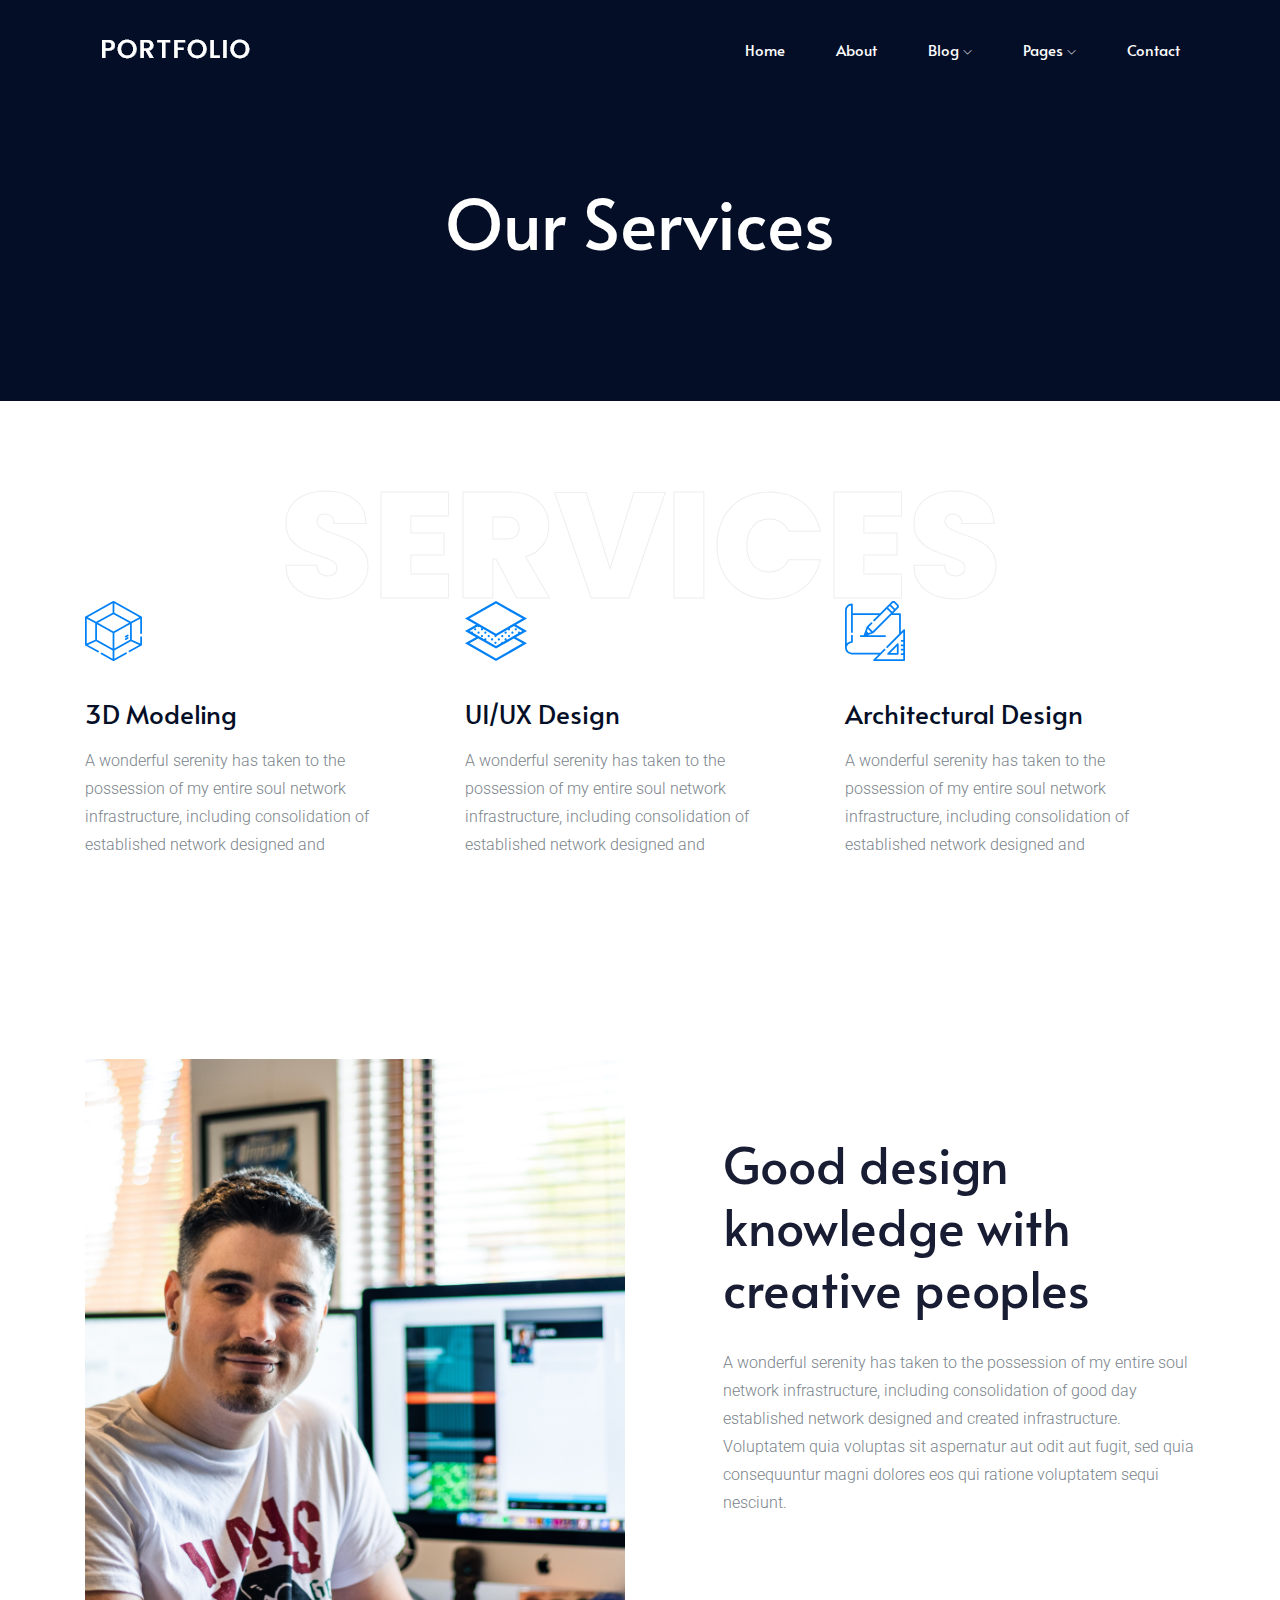
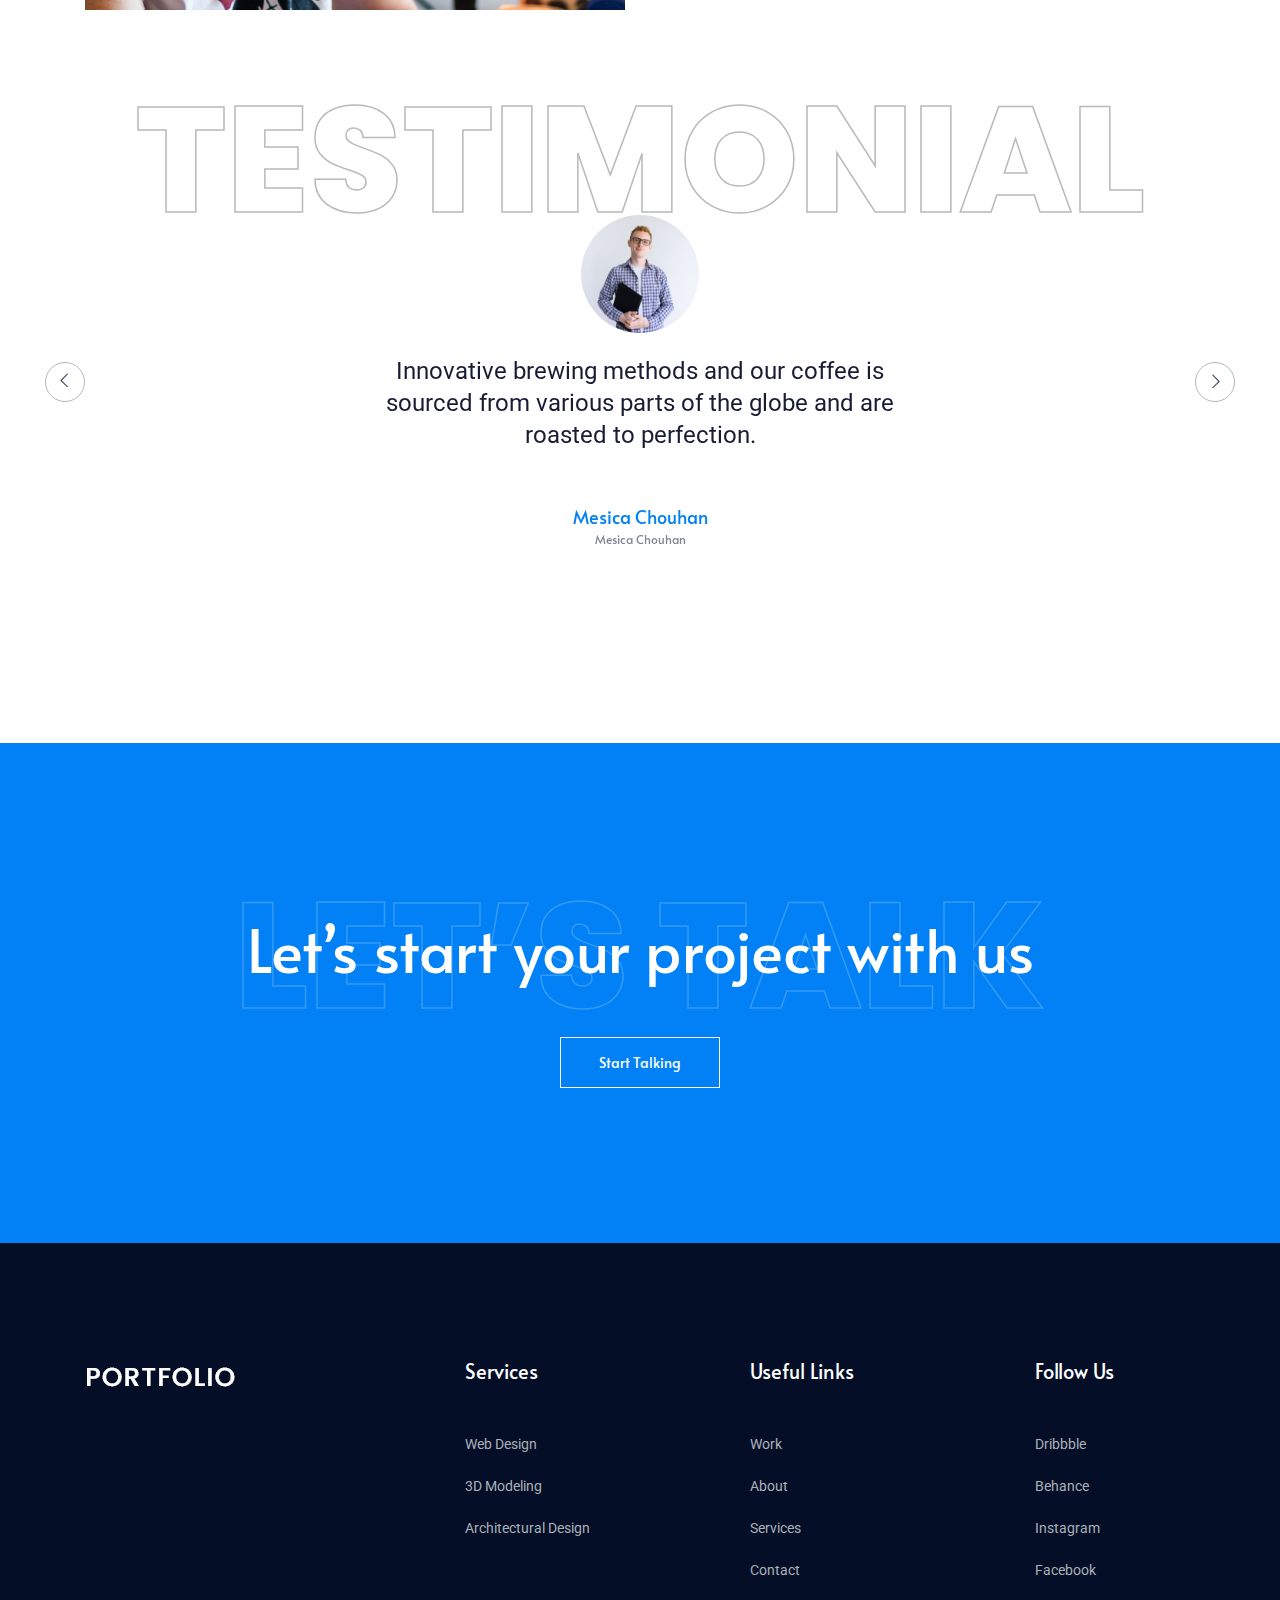
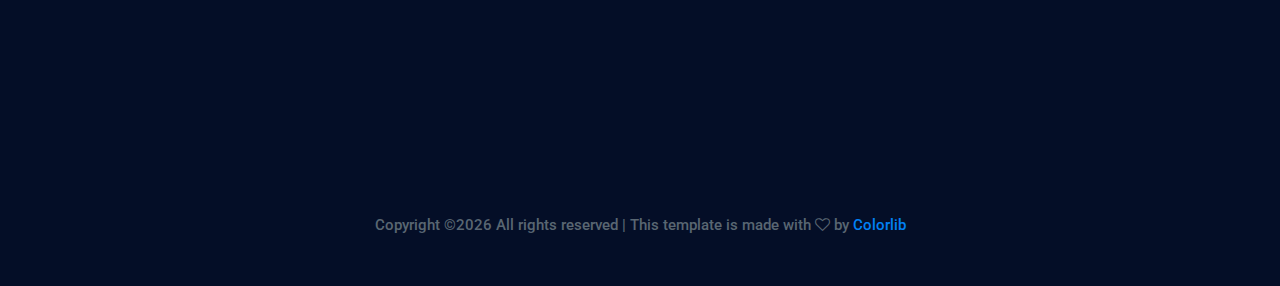
<file: services.html>
<!doctype html>
<html class="no-js" lang="zxx">

<head>
    <meta charset="utf-8">
    <meta http-equiv="x-ua-compatible" content="ie=edge">
    <title>portfolio</title>
    <meta name="description" content="">
    <meta name="viewport" content="width=device-width, initial-scale=1">

    <!-- <link rel="manifest" href="site.webmanifest"> -->
    <!-- Place favicon.ico in the root directory -->

    <!-- CSS here -->
    <link rel="stylesheet" href="css/bootstrap.min.css">
    <link rel="stylesheet" href="css/owl.carousel.min.css">
    <link rel="stylesheet" href="css/magnific-popup.css">
    <link rel="stylesheet" href="css/font-awesome.min.css">
    <link rel="stylesheet" href="css/themify-icons.css">
    <link rel="stylesheet" href="css/nice-select.css">
    <link rel="stylesheet" href="css/flaticon.css">
    <link rel="stylesheet" href="css/gijgo.css">
    <link rel="stylesheet" href="css/animate.min.css">
    <link rel="stylesheet" href="css/slick.css">
    <link rel="stylesheet" href="css/slicknav.css">
    <link rel="stylesheet" href="css/style.css">
    <!-- <link rel="stylesheet" href="css/responsive.css"> -->
</head>

<body>
    <!--[if lte IE 9]>
            <p class="browserupgrade">You are using an <strong>outdated</strong> browser. Please <a href="https://browsehappy.com/">upgrade your browser</a> to improve your experience and security.</p>
        <![endif]-->

    <!-- header-start -->
    <header>
        <div class="header-area ">
            <div id="sticky-header" class="main-header-area">
                <div class="container-fluid">
                    <div class="row align-items-center">
                        <div class="col-xl-3 col-lg-2">
                            <div class="logo">
                                <a href="index.html">
                                    <img src="img/logo.png" alt="">
                                </a>
                            </div>
                        </div>
                        <div class="col-xl-9 col-lg-10">
                            <div class="main-menu  d-none d-lg-block text-right">
                                <nav>
                                    <ul id="navigation">
                                        <li><a class="active" href="index.html">home</a></li>
                                        <li><a href="about.html">About</a></li>
                                        
                                        <li><a href="#">blog <i class="ti-angle-down"></i></a>
                                            <ul class="submenu">
                                                <li><a href="blog.html">blog</a></li>
                                                <li><a href="single-blog.html">single-blog</a></li>
                                            </ul>
                                        </li>
                                        <li><a href="#">pages <i class="ti-angle-down"></i></a>
                                            <ul class="submenu">
                                                    <li><a href="portfolio-work.html">Portfolio work</a></li>
                                                 <li><a href="work_details.html">work details</a></li>
                                                 <li><a href="services.html">Services</a></li>
                                                 <li><a href="elements.html">elements</a></li>
                                            </ul>
                                        </li>
                                        <li><a href="contact.html">Contact</a></li>
                                    </ul>
                                </nav>
                            </div>
                        </div>
                        <div class="col-12">
                            <div class="mobile_menu d-block d-lg-none"></div>
                        </div>
                    </div>

                </div>
            </div>
        </div>
    </header>
    <!-- header-end -->

    <!-- bradcam_area  -->
    <div class="bradcam_area">
        <div class="container">
            <div class="row">
                <div class="col-xl-12">
                    <div class="bradcam_text text-center">
                        <h3>Our Services</h3>
                    </div>
                </div>
            </div>
        </div>
    </div>
    <!-- /bradcam_area  -->

        <!-- service_area  -->
        <div class="service_area">
                <div class="outline_text white d-none d-lg-block">
                        Services
                </div>
            <div class="container">
                <div class="row">
                    <div class="col-xl-4 col-lg-4 col-md-6">
                        <div class="single_service">
                            <div class="icon">
                                <img src="img/svg_icon/1.svg" alt="">
                            </div>
                            <h3>3D Modeling</h3>
                            <p>A wonderful serenity has taken to the  <br> possession of my entire soul network <br> infrastructure, including consolidation of <br> established network designed and</p>
                        </div>
                    </div>
                    <div class="col-xl-4 col-lg-4 col-md-6">
                        <div class="single_service">
                            <div class="icon">
                                <img src="img/svg_icon/2.svg" alt="">
                            </div>
                            <h3>UI/UX Design</h3>
                            <p>A wonderful serenity has taken to the  <br> possession of my entire soul network <br> infrastructure, including consolidation of <br> established network designed and</p>
                        </div>
                    </div>
                    <div class="col-xl-4 col-lg-4 col-md-6">
                        <div class="single_service">
                            <div class="icon">
                                <img src="img/svg_icon/3.svg" alt="">
                            </div>
                            <h3>Architectural Design</h3>
                            <p>A wonderful serenity has taken to the  <br> possession of my entire soul network <br> infrastructure, including consolidation of <br> established network designed and</p>
                        </div>
                    </div>
                </div>
            </div>
        </div>
        <!--/ service_area  -->

        <div class="about_area">
            <div class="container">
                <div class="row align-items-center">
                    <div class="col-xl-6 col-lg-6">
                        <div class="about_thumb">
                            <img src="img/about/1.png" alt="">
                        </div>
                    </div>
                    <div class="col-xl-6 col-lg-6">
                        <div class="about_info">
                            <h3>Good design <br>
                                    knowledge with <br>
                                    creative peoples</h3>
                            <p>A wonderful serenity has taken to the possession of my entire soul network infrastructure, including consolidation of good day established network designed and created infrastructure. Voluptatem quia voluptas sit aspernatur aut odit aut fugit, sed quia consequuntur magni dolores eos qui ratione voluptatem sequi nesciunt.</p>
                        </div>
                    </div>
                </div>
            </div>
        </div>

    <!-- testimonial_area  -->
    <div class="testimonial_area ">
            <div class="outline_text white testmonial d-none d-lg-block">
                    Testimonial
            </div>
            <div class="container">
                <div class="row">
                    <div class="col-xl-12">
                        <div class="testmonial_active owl-carousel">
                            <div class="single_carousel">
                                <div class="row justify-content-center">
                                    <div class="col-lg-6">
                                        <div class="single_testmonial text-center">
                                                <div class="thumb">
                                                        <img src="img/testmonial/thumb.png" alt="">
                                                </div>
                                            <p>Innovative brewing methods and our coffee is sourced from various parts of the globe and are roasted to perfection. </p>
                                            <div class="testmonial_author">
                                                <h3>Mesica Chouhan</h3>
                                                <span>Mesica Chouhan</span>
                                            </div>
                                        </div>
                                    </div>
                                </div>
                            </div>
                            <div class="single_carousel">
                                <div class="row justify-content-center">
                                    <div class="col-lg-6">
                                        <div class="single_testmonial text-center">
                                                <div class="thumb">
                                                        <img src="img/testmonial/thumb.png" alt="">
                                                </div>
                                            <p>Innovative brewing methods and our coffee is sourced from various parts of the globe and are roasted to perfection. </p>
                                            <div class="testmonial_author">
                                                <h3>Mesica Chouhan</h3>
                                                <span>Mesica Chouhan</span>
                                            </div>
                                        </div>
                                    </div>
                                </div>
                            </div>
                            <div class="single_carousel">
                                <div class="row justify-content-center">
                                    <div class="col-lg-6">
                                        <div class="single_testmonial text-center">
                                                <div class="thumb">
                                                        <img src="img/testmonial/thumb.png" alt="">
                                                </div>
                                            <p>Innovative brewing methods and our coffee is sourced from various parts of the globe and are roasted to perfection. </p>
                                            <div class="testmonial_author">
                                                <h3>Mesica Chouhan</h3>
                                                <span>Mesica Chouhan</span>
                                            </div>
                                        </div>
                                    </div>
                                </div>
                            </div>
                        </div>
                    </div>
                </div>
            </div>
        </div>
    <!-- /testimonial_area  -->
    
    <!-- discuss_projects_start  -->
    <div class="discuss_projects">
            <div class="outline_text white project d-none d-lg-block">
                    Let’s talk
            </div>
        <div class="container">
            <div class="row">
                <div class="col-xl-12">
                    <div class="project_text text-center">
                        <h3>Let’s start your project with us</h3>
                        <a class="boxed-btn3" href="#">Start Talking</a>
                    </div>
                </div>
            </div>
        </div>
    </div>
    <!-- discuss_projects_end  -->

    <!-- footer start -->
    <footer class="footer">
            <div class="footer_top">
                <div class="container">
                    <div class="row">
                        <div class="col-xl-4 col-md-6 col-lg-4">
                            <div class="footer_widget">
                               <div class="logo_footer">
                                   <a href="index.html">
                                       <img src="img/logo.png" alt="">
                                   </a>
                               </div>
    
                            </div>
                        </div>
                        <div class="col-xl-3 col-md-6 col-lg-3">
                            <div class="footer_widget">
                                <h3 class="footer_title">
                                        Services
                                </h3>
                                <ul>
                                    <li><a href="#">Web Design</a></li>
                                    <li><a href="#">3D Modeling</a></li>
                                    <li><a href="#">Architectural Design</a></li>
                                </ul>
    
                            </div>
                        </div>
                        <div class="col-xl-3 col-md-6 col-lg-3">
                            <div class="footer_widget">
                                <h3 class="footer_title">
                                    Useful Links
                                </h3>
                                <ul>
                                    <li><a href="#">Work</a></li>
                                    <li><a href="#">About</a></li>
                                    <li><a href="#">Services</a></li>
                                    <li><a href="#">Contact</a></li>
                                </ul>
                            </div>
                        </div>
                        <div class="col-xl-2 col-md-6 col-lg-2">
                            <div class="footer_widget">
                                <h3 class="footer_title">
                                        Follow Us
                                </h3>
                                <ul>
                                    <li><a href="#">Dribbble</a></li>
                                    <li><a href="#">Behance</a></li>
                                    <li><a href="#">Instagram</a></li>
                                    <li><a href="#">Facebook</a></li>
                                </ul>
                            </div>
                        </div>
                    </div>
                </div>
            </div>
            <div class="copy-right_text">
                <div class="container">
                    <div class="row">
                        <div class="col-xl-12">
                            <p class="copy_right text-center">
                                <!-- Link back to Colorlib can't be removed. Template is licensed under CC BY 3.0. -->
Copyright &copy;<script>document.write(new Date().getFullYear());</script> All rights reserved | This template is made with <i class="fa fa-heart-o" aria-hidden="true"></i> by <a href="https://colorlib.com" target="_blank">Colorlib</a>
<!-- Link back to Colorlib can't be removed. Template is licensed under CC BY 3.0. -->
                            </p>
                        </div>
                    </div>
                </div>
            </div>
        </footer>
    <!--/ footer end  -->

    <!-- JS here -->
    <script src="js/vendor/modernizr-3.5.0.min.js"></script>
    <script src="js/vendor/jquery-1.12.4.min.js"></script>
    <script src="js/popper.min.js"></script>
    <script src="js/bootstrap.min.js"></script>
    <script src="js/owl.carousel.min.js"></script>
    <script src="js/isotope.pkgd.min.js"></script>
    <script src="js/ajax-form.js"></script>
    <script src="js/waypoints.min.js"></script>
    <script src="js/jquery.counterup.min.js"></script>
    <script src="js/imagesloaded.pkgd.min.js"></script>
    <script src="js/scrollIt.js"></script>
    <script src="js/jquery.scrollUp.min.js"></script>
    <script src="js/wow.min.js"></script>
    <script src="js/nice-select.min.js"></script>
    <script src="js/jquery.slicknav.min.js"></script>
    <script src="js/jquery.magnific-popup.min.js"></script>
    <script src="js/plugins.js"></script>
    <script src="js/gijgo.min.js"></script>

    <!--contact js-->
    <script src="js/contact.js"></script>
    <script src="js/jquery.ajaxchimp.min.js"></script>
    <script src="js/jquery.form.js"></script>
    <script src="js/jquery.validate.min.js"></script>
    <script src="js/mail-script.js"></script>

    <script src="js/main.js"></script>
</body>

</html>
</file>
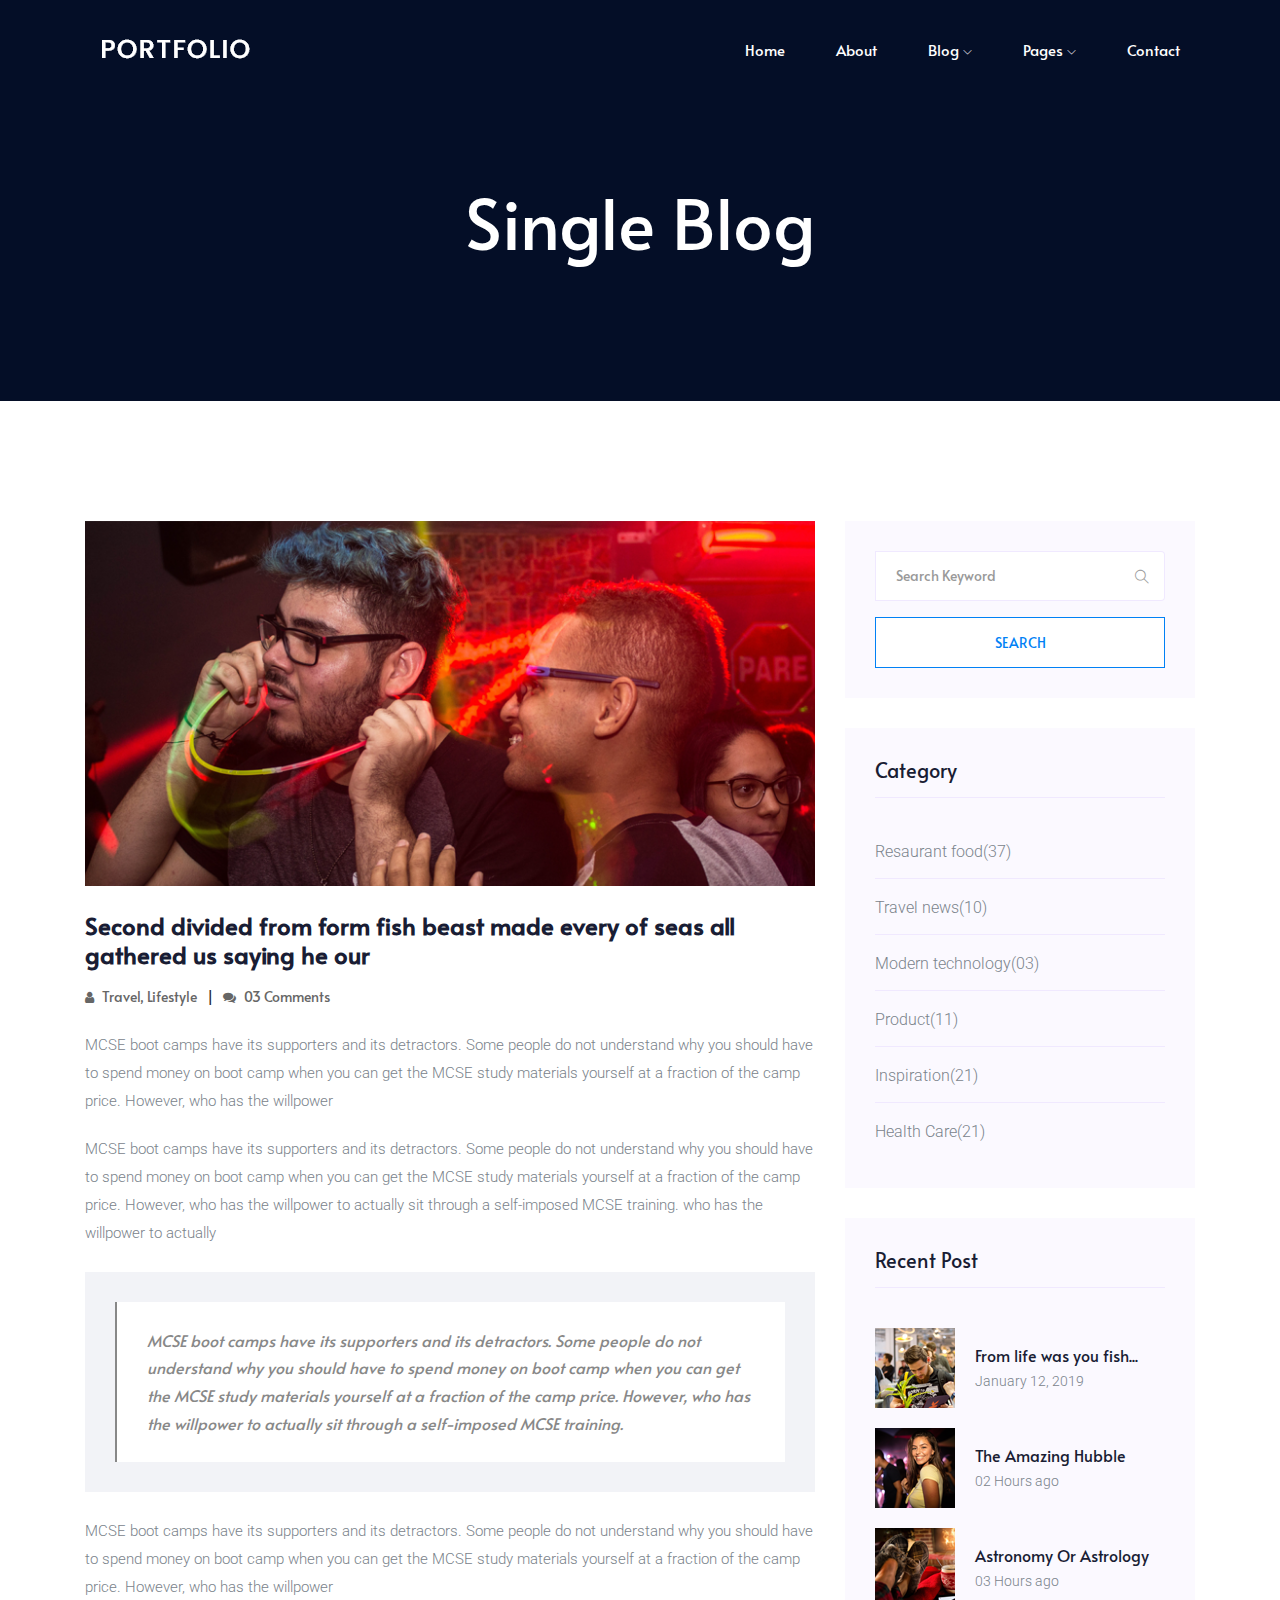
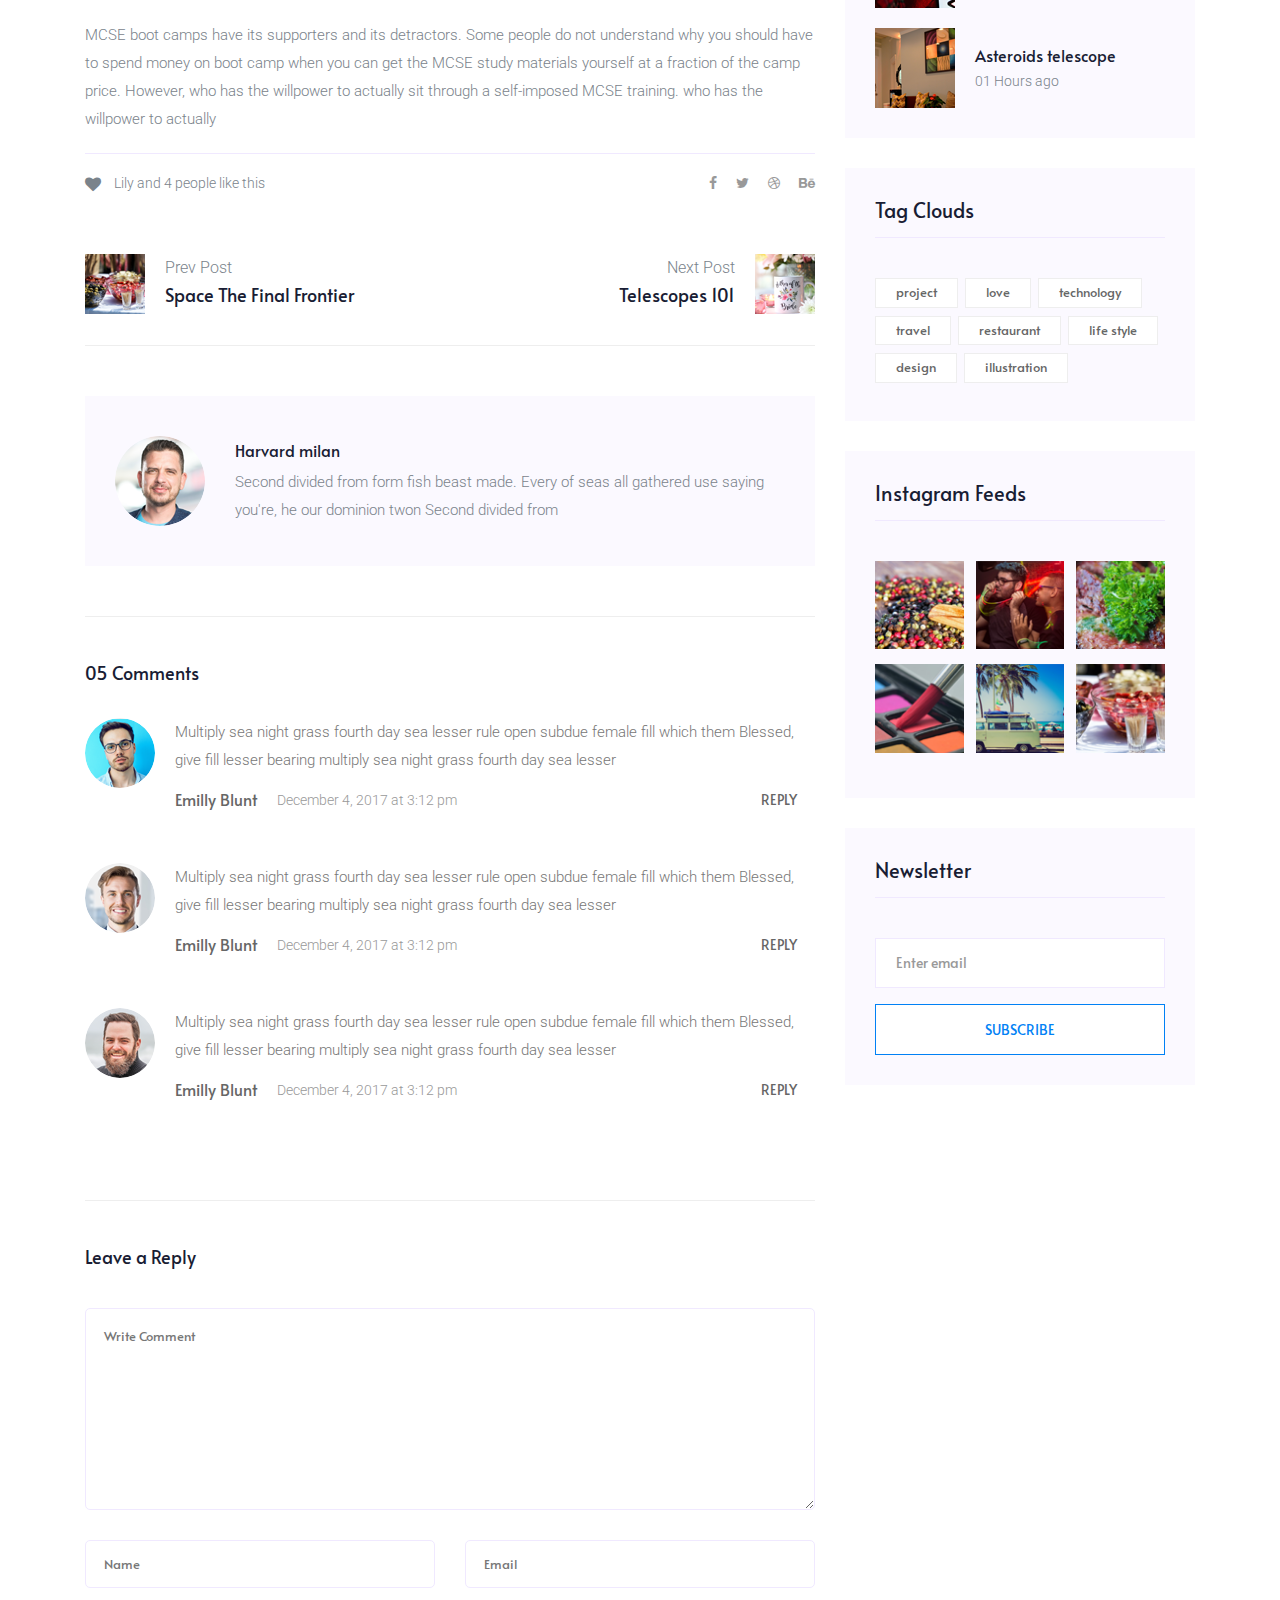
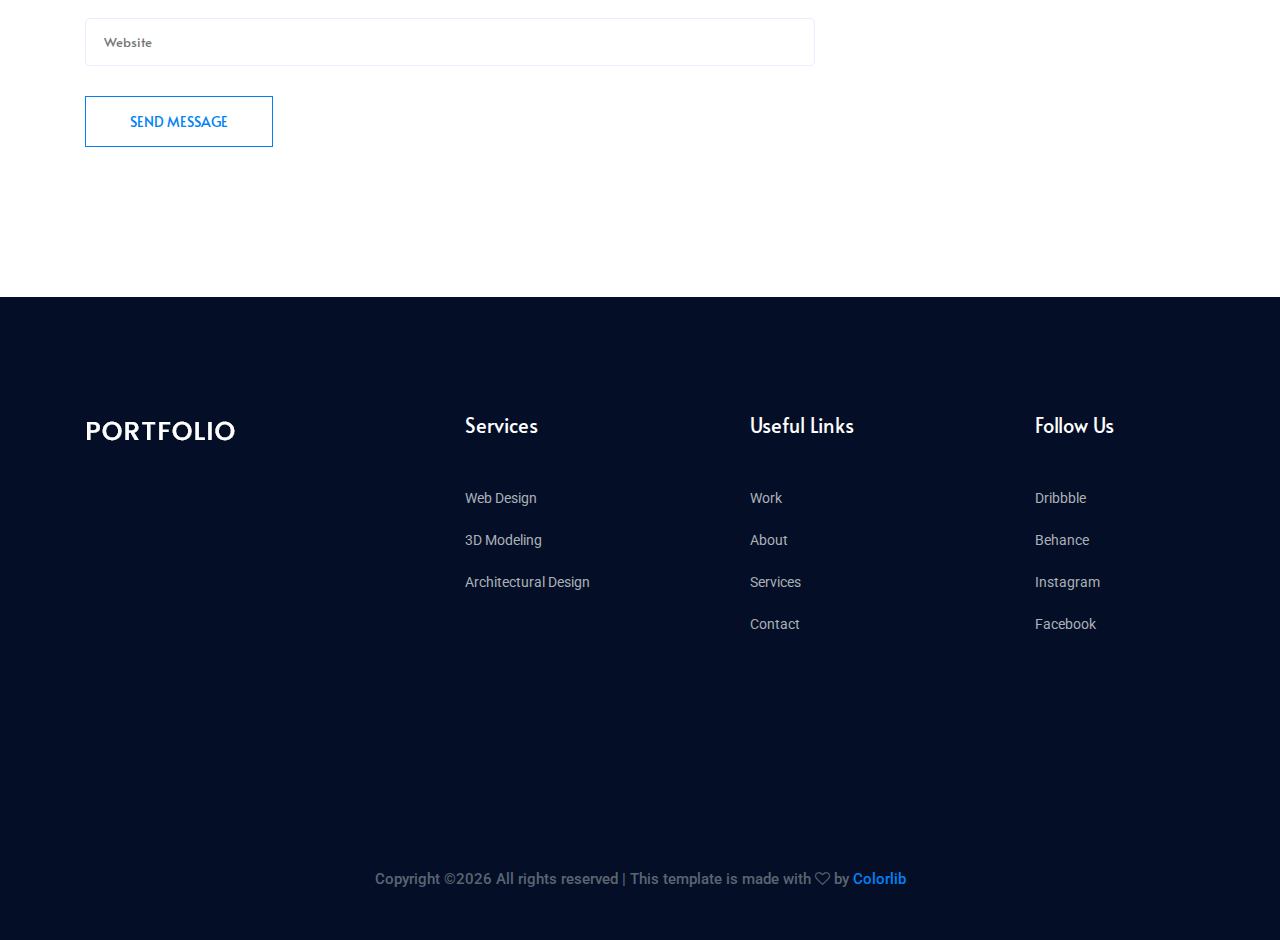
<file: single-blog.html>
<!doctype html>
<html class="no-js" lang="zxx">

<head>
   <meta charset="utf-8">
   <meta http-equiv="x-ua-compatible" content="ie=edge">
   <title>portfolio</title>
   <meta name="description" content="">
   <meta name="viewport" content="width=device-width, initial-scale=1">

   <!-- <link rel="manifest" href="site.webmanifest"> -->
   <!-- Place favicon.ico in the root directory -->

   <!-- CSS here -->
   <link rel="stylesheet" href="css/bootstrap.min.css">
   <link rel="stylesheet" href="css/owl.carousel.min.css">
   <link rel="stylesheet" href="css/magnific-popup.css">
   <link rel="stylesheet" href="css/font-awesome.min.css">
   <link rel="stylesheet" href="css/themify-icons.css">
   <link rel="stylesheet" href="css/nice-select.css">
   <link rel="stylesheet" href="css/flaticon.css">
   <link rel="stylesheet" href="css/gijgo.css">
   <link rel="stylesheet" href="css/animate.min.css">
   <link rel="stylesheet" href="css/slicknav.css">
   <link rel="stylesheet" href="css/style.css">
   <!-- <link rel="stylesheet" href="css/responsive.css"> -->
</head>

<body>
   <!--[if lte IE 9]>
            <p class="browserupgrade">You are using an <strong>outdated</strong> browser. Please <a href="https://browsehappy.com/">upgrade your browser</a> to improve your experience and security.</p>
        <![endif]-->
    <!-- header-start -->
    <header>
      <div class="header-area ">
          <div id="sticky-header" class="main-header-area">
              <div class="container-fluid">
                  <div class="row align-items-center">
                      <div class="col-xl-3 col-lg-2">
                          <div class="logo">
                              <a href="index.html">
                                  <img src="img/logo.png" alt="">
                              </a>
                          </div>
                      </div>
                      <div class="col-xl-9 col-lg-10">
                          <div class="main-menu  d-none d-lg-block text-right">
                              <nav>
                                  <ul id="navigation">
                                      <li><a class="active" href="index.html">home</a></li>
                                      <li><a href="about.html">About</a></li>
                                      
                                      <li><a href="#">blog <i class="ti-angle-down"></i></a>
                                          <ul class="submenu">
                                              <li><a href="blog.html">blog</a></li>
                                              <li><a href="single-blog.html">single-blog</a></li>
                                          </ul>
                                      </li>
                                      <li><a href="#">pages <i class="ti-angle-down"></i></a>
                                          <ul class="submenu">
                                                  <li><a href="portfolio-work.html">Portfolio work</a></li>
                                               <li><a href="work_details.html">work details</a></li>
                                               <li><a href="services.html">Services</a></li>
                                               <li><a href="elements.html">elements</a></li>
                                          </ul>
                                      </li>
                                      <li><a href="contact.html">Contact</a></li>
                                  </ul>
                              </nav>
                          </div>
                      </div>
                      <div class="col-12">
                          <div class="mobile_menu d-block d-lg-none"></div>
                      </div>
                  </div>

              </div>
          </div>
      </div>
  </header>
  <!-- header-end -->
 
     <!-- bradcam_area  -->
     <div class="bradcam_area bradcam_bg_1">
         <div class="container">
             <div class="row">
                 <div class="col-xl-12">
                     <div class="bradcam_text text-center">
                         <h3>Single Blog</h3>
                     </div>
                 </div>
             </div>
         </div>
     </div>
     <!-- /bradcam_area  -->

   <!--================Blog Area =================-->
   <section class="blog_area single-post-area section-padding">
      <div class="container">
         <div class="row">
            <div class="col-lg-8 posts-list">
               <div class="single-post">
                  <div class="feature-img">
                     <img class="img-fluid" src="img/blog/single_blog_1.png" alt="">
                  </div>
                  <div class="blog_details">
                     <h2>Second divided from form fish beast made every of seas
                        all gathered us saying he our
                     </h2>
                     <ul class="blog-info-link mt-3 mb-4">
                        <li><a href="#"><i class="fa fa-user"></i> Travel, Lifestyle</a></li>
                        <li><a href="#"><i class="fa fa-comments"></i> 03 Comments</a></li>
                     </ul>
                     <p class="excert">
                        MCSE boot camps have its supporters and its detractors. Some people do not understand why you
                        should have to spend money on boot camp when you can get the MCSE study materials yourself at a
                        fraction of the camp price. However, who has the willpower
                     </p>
                     <p>
                        MCSE boot camps have its supporters and its detractors. Some people do not understand why you
                        should have to spend money on boot camp when you can get the MCSE study materials yourself at a
                        fraction of the camp price. However, who has the willpower to actually sit through a
                        self-imposed MCSE training. who has the willpower to actually
                     </p>
                     <div class="quote-wrapper">
                        <div class="quotes">
                           MCSE boot camps have its supporters and its detractors. Some people do not understand why you
                           should have to spend money on boot camp when you can get the MCSE study materials yourself at
                           a fraction of the camp price. However, who has the willpower to actually sit through a
                           self-imposed MCSE training.
                        </div>
                     </div>
                     <p>
                        MCSE boot camps have its supporters and its detractors. Some people do not understand why you
                        should have to spend money on boot camp when you can get the MCSE study materials yourself at a
                        fraction of the camp price. However, who has the willpower
                     </p>
                     <p>
                        MCSE boot camps have its supporters and its detractors. Some people do not understand why you
                        should have to spend money on boot camp when you can get the MCSE study materials yourself at a
                        fraction of the camp price. However, who has the willpower to actually sit through a
                        self-imposed MCSE training. who has the willpower to actually
                     </p>
                  </div>
               </div>
               <div class="navigation-top">
                  <div class="d-sm-flex justify-content-between text-center">
                     <p class="like-info"><span class="align-middle"><i class="fa fa-heart"></i></span> Lily and 4
                        people like this</p>
                     <div class="col-sm-4 text-center my-2 my-sm-0">
                        <!-- <p class="comment-count"><span class="align-middle"><i class="fa fa-comment"></i></span> 06 Comments</p> -->
                     </div>
                     <ul class="social-icons">
                        <li><a href="#"><i class="fa fa-facebook-f"></i></a></li>
                        <li><a href="#"><i class="fa fa-twitter"></i></a></li>
                        <li><a href="#"><i class="fa fa-dribbble"></i></a></li>
                        <li><a href="#"><i class="fa fa-behance"></i></a></li>
                     </ul>
                  </div>
                  <div class="navigation-area">
                     <div class="row">
                        <div
                           class="col-lg-6 col-md-6 col-12 nav-left flex-row d-flex justify-content-start align-items-center">
                           <div class="thumb">
                              <a href="#">
                                 <img class="img-fluid" src="img/post/preview.png" alt="">
                              </a>
                           </div>
                           <div class="arrow">
                              <a href="#">
                                 <span class="lnr text-white ti-arrow-left"></span>
                              </a>
                           </div>
                           <div class="detials">
                              <p>Prev Post</p>
                              <a href="#">
                                 <h4>Space The Final Frontier</h4>
                              </a>
                           </div>
                        </div>
                        <div
                           class="col-lg-6 col-md-6 col-12 nav-right flex-row d-flex justify-content-end align-items-center">
                           <div class="detials">
                              <p>Next Post</p>
                              <a href="#">
                                 <h4>Telescopes 101</h4>
                              </a>
                           </div>
                           <div class="arrow">
                              <a href="#">
                                 <span class="lnr text-white ti-arrow-right"></span>
                              </a>
                           </div>
                           <div class="thumb">
                              <a href="#">
                                 <img class="img-fluid" src="img/post/next.png" alt="">
                              </a>
                           </div>
                        </div>
                     </div>
                  </div>
               </div>
               <div class="blog-author">
                  <div class="media align-items-center">
                     <img src="img/blog/author.png" alt="">
                     <div class="media-body">
                        <a href="#">
                           <h4>Harvard milan</h4>
                        </a>
                        <p>Second divided from form fish beast made. Every of seas all gathered use saying you're, he
                           our dominion twon Second divided from</p>
                     </div>
                  </div>
               </div>
               <div class="comments-area">
                  <h4>05 Comments</h4>
                  <div class="comment-list">
                     <div class="single-comment justify-content-between d-flex">
                        <div class="user justify-content-between d-flex">
                           <div class="thumb">
                              <img src="img/comment/comment_1.png" alt="">
                           </div>
                           <div class="desc">
                              <p class="comment">
                                 Multiply sea night grass fourth day sea lesser rule open subdue female fill which them
                                 Blessed, give fill lesser bearing multiply sea night grass fourth day sea lesser
                              </p>
                              <div class="d-flex justify-content-between">
                                 <div class="d-flex align-items-center">
                                    <h5>
                                       <a href="#">Emilly Blunt</a>
                                    </h5>
                                    <p class="date">December 4, 2017 at 3:12 pm </p>
                                 </div>
                                 <div class="reply-btn">
                                    <a href="#" class="btn-reply text-uppercase">reply</a>
                                 </div>
                              </div>
                           </div>
                        </div>
                     </div>
                  </div>
                  <div class="comment-list">
                     <div class="single-comment justify-content-between d-flex">
                        <div class="user justify-content-between d-flex">
                           <div class="thumb">
                              <img src="img/comment/comment_2.png" alt="">
                           </div>
                           <div class="desc">
                              <p class="comment">
                                 Multiply sea night grass fourth day sea lesser rule open subdue female fill which them
                                 Blessed, give fill lesser bearing multiply sea night grass fourth day sea lesser
                              </p>
                              <div class="d-flex justify-content-between">
                                 <div class="d-flex align-items-center">
                                    <h5>
                                       <a href="#">Emilly Blunt</a>
                                    </h5>
                                    <p class="date">December 4, 2017 at 3:12 pm </p>
                                 </div>
                                 <div class="reply-btn">
                                    <a href="#" class="btn-reply text-uppercase">reply</a>
                                 </div>
                              </div>
                           </div>
                        </div>
                     </div>
                  </div>
                  <div class="comment-list">
                     <div class="single-comment justify-content-between d-flex">
                        <div class="user justify-content-between d-flex">
                           <div class="thumb">
                              <img src="img/comment/comment_3.png" alt="">
                           </div>
                           <div class="desc">
                              <p class="comment">
                                 Multiply sea night grass fourth day sea lesser rule open subdue female fill which them
                                 Blessed, give fill lesser bearing multiply sea night grass fourth day sea lesser
                              </p>
                              <div class="d-flex justify-content-between">
                                 <div class="d-flex align-items-center">
                                    <h5>
                                       <a href="#">Emilly Blunt</a>
                                    </h5>
                                    <p class="date">December 4, 2017 at 3:12 pm </p>
                                 </div>
                                 <div class="reply-btn">
                                    <a href="#" class="btn-reply text-uppercase">reply</a>
                                 </div>
                              </div>
                           </div>
                        </div>
                     </div>
                  </div>
               </div>
               <div class="comment-form">
                  <h4>Leave a Reply</h4>
                  <form class="form-contact comment_form" action="#" id="commentForm">
                     <div class="row">
                        <div class="col-12">
                           <div class="form-group">
                              <textarea class="form-control w-100" name="comment" id="comment" cols="30" rows="9"
                                 placeholder="Write Comment"></textarea>
                           </div>
                        </div>
                        <div class="col-sm-6">
                           <div class="form-group">
                              <input class="form-control" name="name" id="name" type="text" placeholder="Name">
                           </div>
                        </div>
                        <div class="col-sm-6">
                           <div class="form-group">
                              <input class="form-control" name="email" id="email" type="email" placeholder="Email">
                           </div>
                        </div>
                        <div class="col-12">
                           <div class="form-group">
                              <input class="form-control" name="website" id="website" type="text" placeholder="Website">
                           </div>
                        </div>
                     </div>
                     <div class="form-group">
                        <button type="submit" class="button button-contactForm btn_1 boxed-btn">Send Message</button>
                     </div>
                  </form>
               </div>
            </div>
            <div class="col-lg-4">
               <div class="blog_right_sidebar">
                  <aside class="single_sidebar_widget search_widget">
                     <form action="#">
                        <div class="form-group">
                           <div class="input-group mb-3">
                              <input type="text" class="form-control" placeholder='Search Keyword'
                                 onfocus="this.placeholder = ''" onblur="this.placeholder = 'Search Keyword'">
                              <div class="input-group-append">
                                 <button class="btn" type="button"><i class="ti-search"></i></button>
                              </div>
                           </div>
                        </div>
                        <button class="button rounded-0 primary-bg text-white w-100 btn_1 boxed-btn"
                           type="submit">Search</button>
                     </form>
                  </aside>
                  <aside class="single_sidebar_widget post_category_widget">
                     <h4 class="widget_title">Category</h4>
                     <ul class="list cat-list">
                        <li>
                           <a href="#" class="d-flex">
                              <p>Resaurant food</p>
                              <p>(37)</p>
                           </a>
                        </li>
                        <li>
                           <a href="#" class="d-flex">
                              <p>Travel news</p>
                              <p>(10)</p>
                           </a>
                        </li>
                        <li>
                           <a href="#" class="d-flex">
                              <p>Modern technology</p>
                              <p>(03)</p>
                           </a>
                        </li>
                        <li>
                           <a href="#" class="d-flex">
                              <p>Product</p>
                              <p>(11)</p>
                           </a>
                        </li>
                        <li>
                           <a href="#" class="d-flex">
                              <p>Inspiration</p>
                              <p>(21)</p>
                           </a>
                        </li>
                        <li>
                           <a href="#" class="d-flex">
                              <p>Health Care</p>
                              <p>(21)</p>
                           </a>
                        </li>
                     </ul>
                  </aside>
                  <aside class="single_sidebar_widget popular_post_widget">
                     <h3 class="widget_title">Recent Post</h3>
                     <div class="media post_item">
                        <img src="img/post/post_1.png" alt="post">
                        <div class="media-body">
                           <a href="single-blog.html">
                              <h3>From life was you fish...</h3>
                           </a>
                           <p>January 12, 2019</p>
                        </div>
                     </div>
                     <div class="media post_item">
                        <img src="img/post/post_2.png" alt="post">
                        <div class="media-body">
                           <a href="single-blog.html">
                              <h3>The Amazing Hubble</h3>
                           </a>
                           <p>02 Hours ago</p>
                        </div>
                     </div>
                     <div class="media post_item">
                        <img src="img/post/post_3.png" alt="post">
                        <div class="media-body">
                           <a href="single-blog.html">
                              <h3>Astronomy Or Astrology</h3>
                           </a>
                           <p>03 Hours ago</p>
                        </div>
                     </div>
                     <div class="media post_item">
                        <img src="img/post/post_4.png" alt="post">
                        <div class="media-body">
                           <a href="single-blog.html">
                              <h3>Asteroids telescope</h3>
                           </a>
                           <p>01 Hours ago</p>
                        </div>
                     </div>
                  </aside>
                  <aside class="single_sidebar_widget tag_cloud_widget">
                     <h4 class="widget_title">Tag Clouds</h4>
                     <ul class="list">
                        <li>
                           <a href="#">project</a>
                        </li>
                        <li>
                           <a href="#">love</a>
                        </li>
                        <li>
                           <a href="#">technology</a>
                        </li>
                        <li>
                           <a href="#">travel</a>
                        </li>
                        <li>
                           <a href="#">restaurant</a>
                        </li>
                        <li>
                           <a href="#">life style</a>
                        </li>
                        <li>
                           <a href="#">design</a>
                        </li>
                        <li>
                           <a href="#">illustration</a>
                        </li>
                     </ul>
                  </aside>
                  <aside class="single_sidebar_widget instagram_feeds">
                     <h4 class="widget_title">Instagram Feeds</h4>
                     <ul class="instagram_row flex-wrap">
                        <li>
                           <a href="#">
                              <img class="img-fluid" src="img/post/post_5.png" alt="">
                           </a>
                        </li>
                        <li>
                           <a href="#">
                              <img class="img-fluid" src="img/post/post_6.png" alt="">
                           </a>
                        </li>
                        <li>
                           <a href="#">
                              <img class="img-fluid" src="img/post/post_7.png" alt="">
                           </a>
                        </li>
                        <li>
                           <a href="#">
                              <img class="img-fluid" src="img/post/post_8.png" alt="">
                           </a>
                        </li>
                        <li>
                           <a href="#">
                              <img class="img-fluid" src="img/post/post_9.png" alt="">
                           </a>
                        </li>
                        <li>
                           <a href="#">
                              <img class="img-fluid" src="img/post/post_10.png" alt="">
                           </a>
                        </li>
                     </ul>
                  </aside>
                  <aside class="single_sidebar_widget newsletter_widget">
                     <h4 class="widget_title">Newsletter</h4>
                     <form action="#">
                        <div class="form-group">
                           <input type="email" class="form-control" onfocus="this.placeholder = ''"
                              onblur="this.placeholder = 'Enter email'" placeholder='Enter email' required>
                        </div>
                        <button class="button rounded-0 primary-bg text-white w-100 btn_1 boxed-btn"
                           type="submit">Subscribe</button>
                     </form>
                  </aside>
               </div>
            </div>
         </div>
      </div>
   </section>
   <!--================ Blog Area end =================-->


    <!-- footer start -->
    <footer class="footer">
      <div class="footer_top">
          <div class="container">
              <div class="row">
                  <div class="col-xl-4 col-md-6 col-lg-4">
                      <div class="footer_widget">
                         <div class="logo_footer">
                             <a href="index.html">
                                 <img src="img/logo.png" alt="">
                             </a>
                         </div>

                      </div>
                  </div>
                  <div class="col-xl-3 col-md-6 col-lg-3">
                      <div class="footer_widget">
                          <h3 class="footer_title">
                                  Services
                          </h3>
                          <ul>
                              <li><a href="#">Web Design</a></li>
                              <li><a href="#">3D Modeling</a></li>
                              <li><a href="#">Architectural Design</a></li>
                          </ul>

                      </div>
                  </div>
                  <div class="col-xl-3 col-md-6 col-lg-3">
                      <div class="footer_widget">
                          <h3 class="footer_title">
                              Useful Links
                          </h3>
                          <ul>
                              <li><a href="#">Work</a></li>
                              <li><a href="#">About</a></li>
                              <li><a href="#">Services</a></li>
                              <li><a href="#">Contact</a></li>
                          </ul>
                      </div>
                  </div>
                  <div class="col-xl-2 col-md-6 col-lg-2">
                      <div class="footer_widget">
                          <h3 class="footer_title">
                                  Follow Us
                          </h3>
                          <ul>
                              <li><a href="#">Dribbble</a></li>
                              <li><a href="#">Behance</a></li>
                              <li><a href="#">Instagram</a></li>
                              <li><a href="#">Facebook</a></li>
                          </ul>
                      </div>
                  </div>
              </div>
          </div>
      </div>
      <div class="copy-right_text">
          <div class="container">
              <div class="row">
                  <div class="col-xl-12">
                      <p class="copy_right text-center">
                          <!-- Link back to Colorlib can't be removed. Template is licensed under CC BY 3.0. -->
Copyright &copy;<script>document.write(new Date().getFullYear());</script> All rights reserved | This template is made with <i class="fa fa-heart-o" aria-hidden="true"></i> by <a href="https://colorlib.com" target="_blank">Colorlib</a>
<!-- Link back to Colorlib can't be removed. Template is licensed under CC BY 3.0. -->
                      </p>
                  </div>
              </div>
          </div>
      </div>
  </footer>
<!--/ footer end  -->


   <!-- JS here -->
   <script src="js/vendor/modernizr-3.5.0.min.js"></script>
   <script src="js/vendor/jquery-1.12.4.min.js"></script>
   <script src="js/popper.min.js"></script>
   <script src="js/bootstrap.min.js"></script>
   <script src="js/owl.carousel.min.js"></script>
   <script src="js/isotope.pkgd.min.js"></script>
   <script src="js/ajax-form.js"></script>
   <script src="js/waypoints.min.js"></script>
   <script src="js/jquery.counterup.min.js"></script>
   <script src="js/imagesloaded.pkgd.min.js"></script>
   <script src="js/scrollIt.js"></script>
   <script src="js/jquery.scrollUp.min.js"></script>
   <script src="js/wow.min.js"></script>
   <script src="js/nice-select.min.js"></script>
   <script src="js/jquery.slicknav.min.js"></script>
   <script src="js/jquery.magnific-popup.min.js"></script>
   <script src="js/plugins.js"></script>
   <script src="js/gijgo.min.js"></script>

   <!--contact js-->
   <script src="js/contact.js"></script>
   <script src="js/jquery.ajaxchimp.min.js"></script>
   <script src="js/jquery.form.js"></script>
   <script src="js/jquery.validate.min.js"></script>
   <script src="js/mail-script.js"></script>

   <script src="js/main.js"></script>
</body>

</html>
</file>
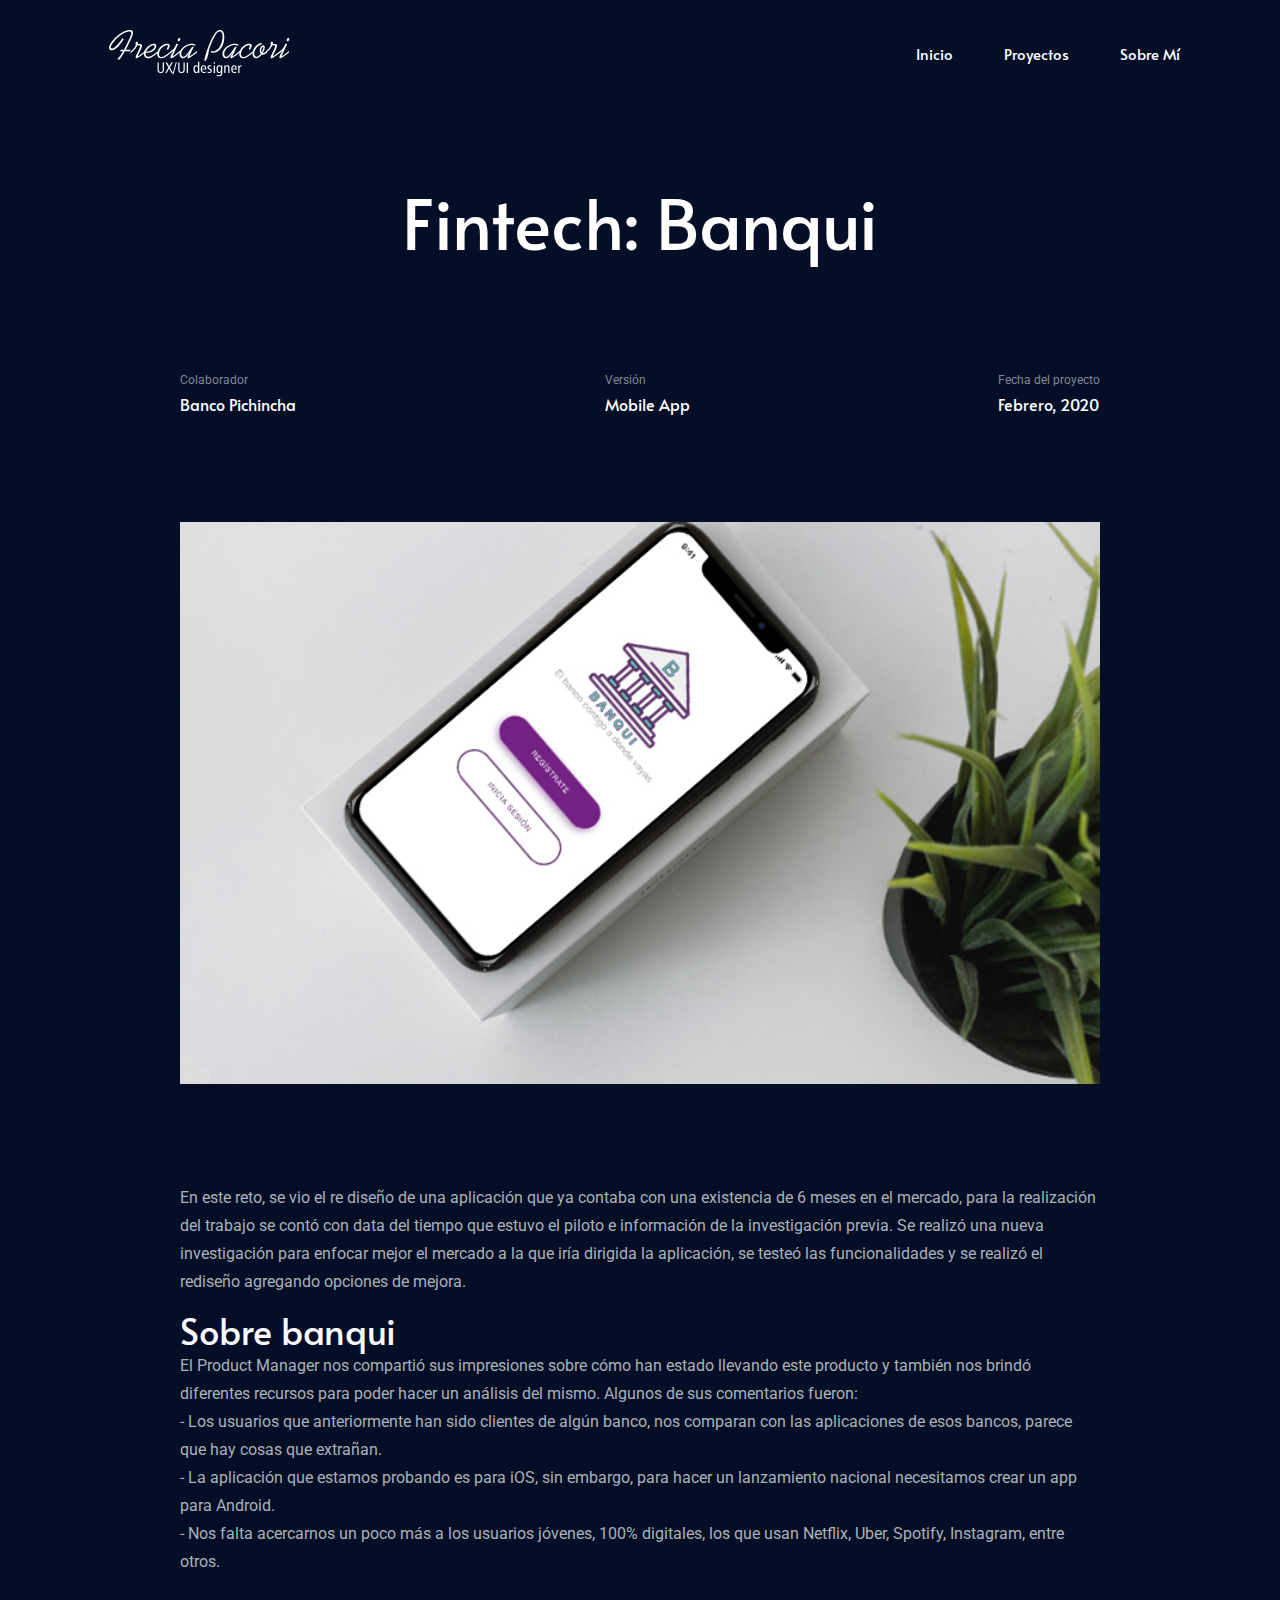
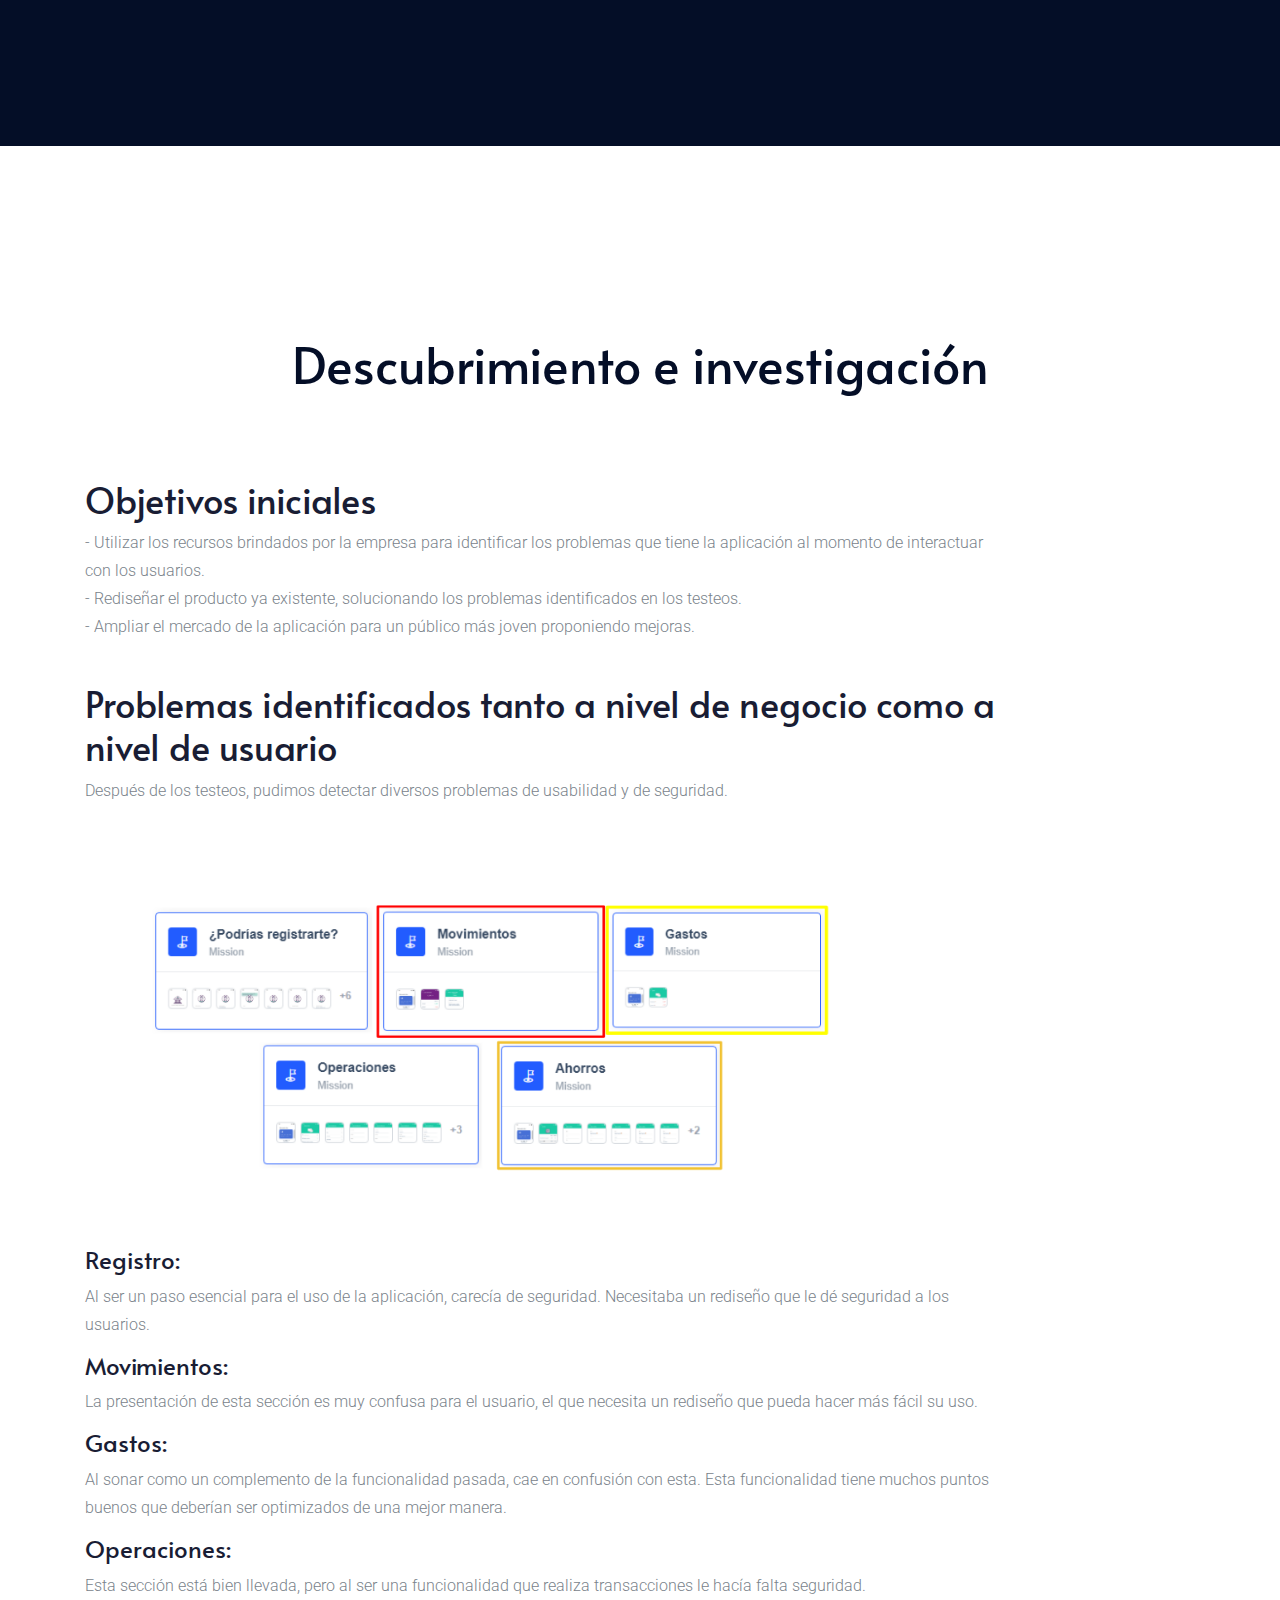
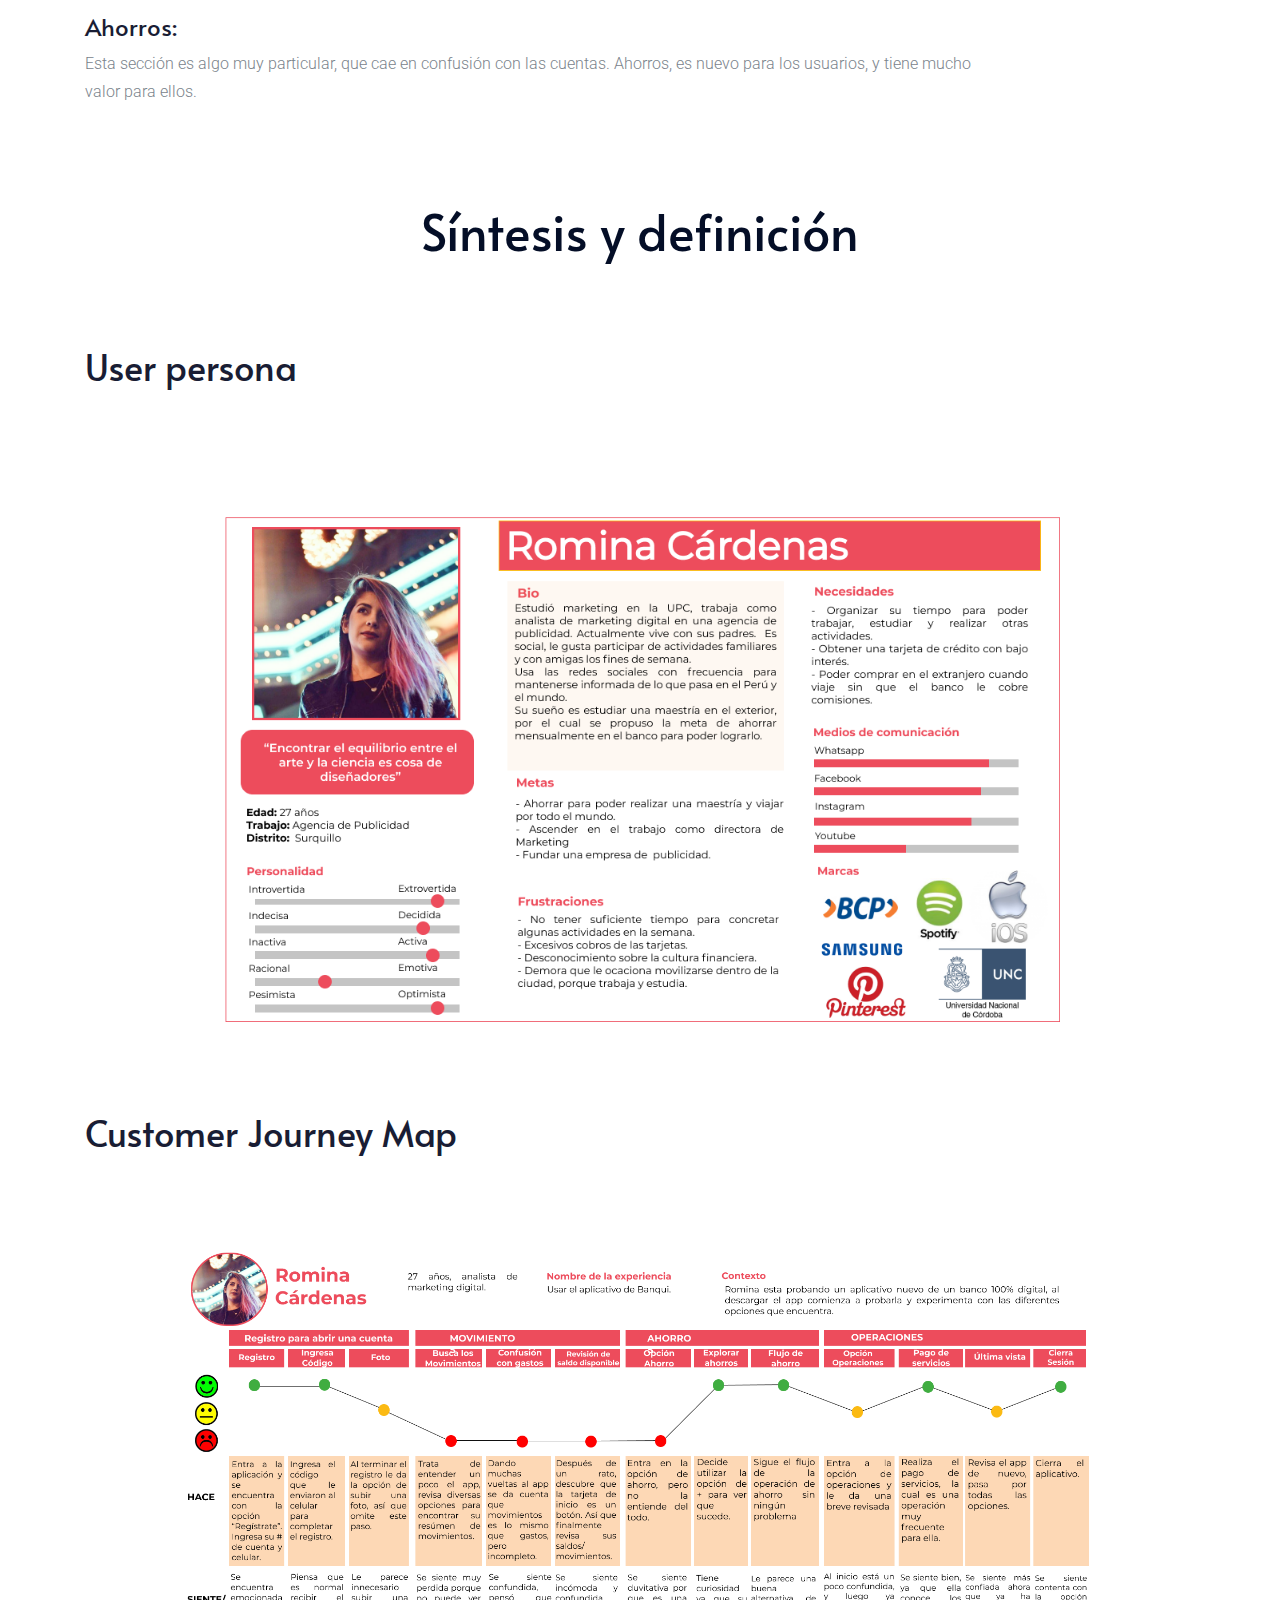
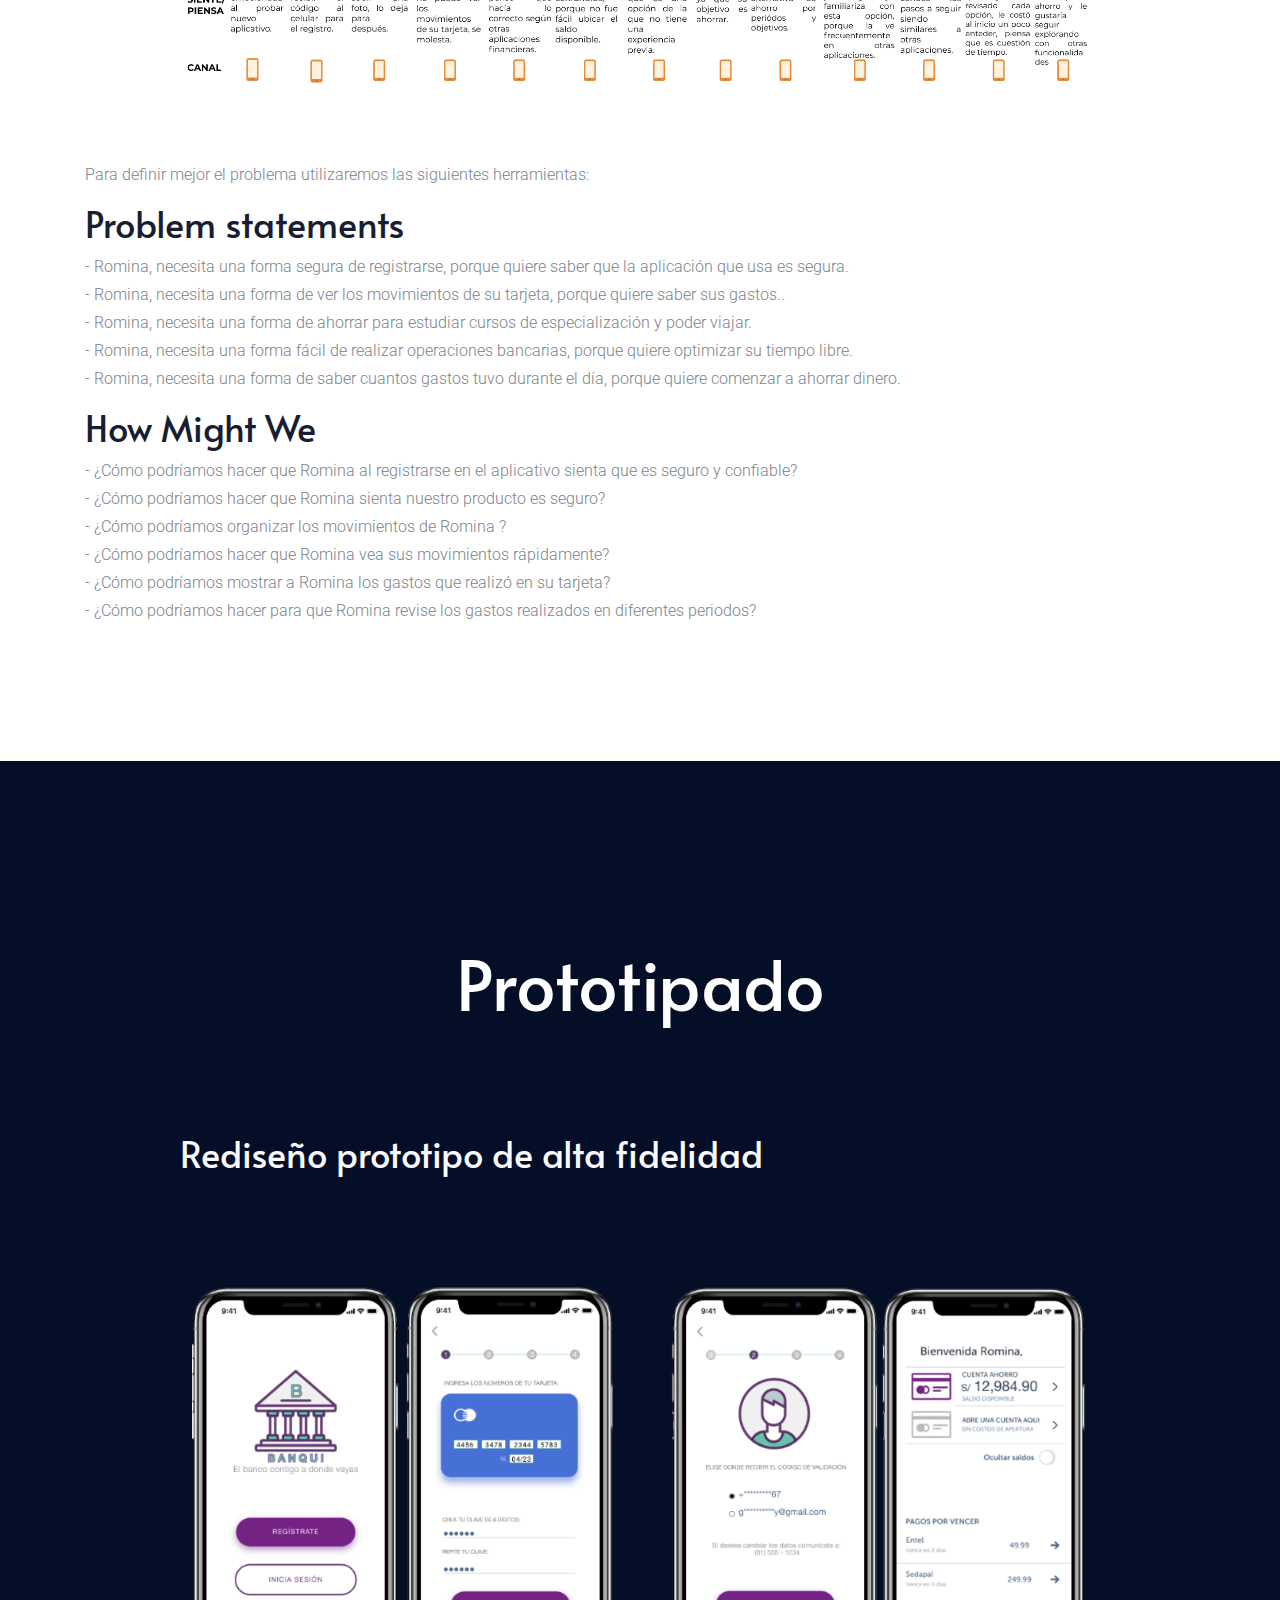
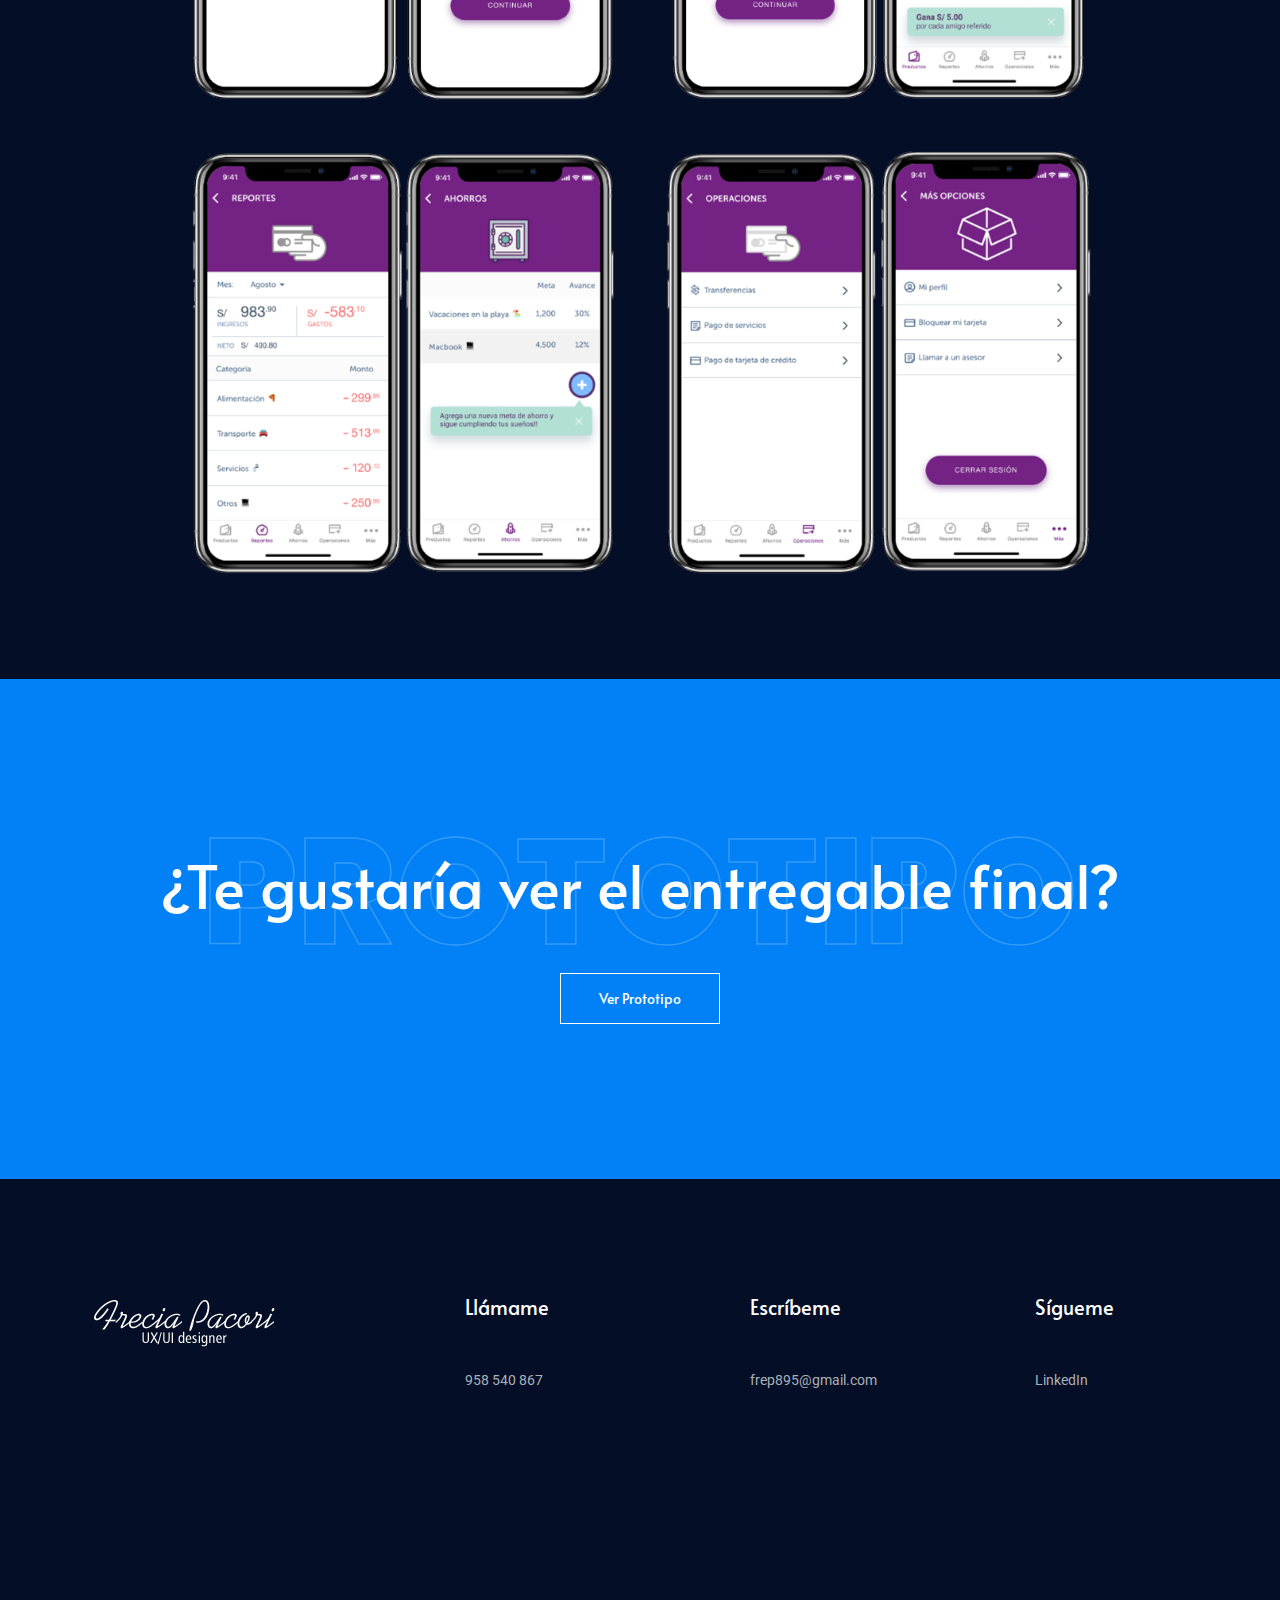
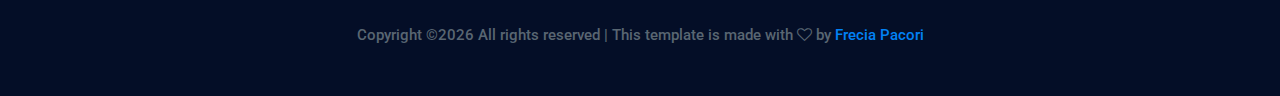
<file: work_detailsBanqui.html>
<!doctype html>
<html class="no-js" lang="zxx">

<head>
    <meta charset="utf-8">
    <meta http-equiv="x-ua-compatible" content="ie=edge">
    <link  rel="icon"   href="img/UX.png" type="image/png" />
    <title>Frecia Pacori Ux Designer</title>
    <meta name="description" content="">
    <meta name="viewport" content="width=device-width, initial-scale=1">

    <!-- <link rel="manifest" href="site.webmanifest"> -->
    <!-- Place favicon.ico in the root directory -->

    <!-- CSS here -->
    <link rel="stylesheet" href="css/bootstrap.min.css">
    <link rel="stylesheet" href="css/owl.carousel.min.css">
    <link rel="stylesheet" href="css/magnific-popup.css">
    <link rel="stylesheet" href="css/font-awesome.min.css">
    <link rel="stylesheet" href="css/themify-icons.css">
    <link rel="stylesheet" href="css/nice-select.css">
    <link rel="stylesheet" href="css/flaticon.css">
    <link rel="stylesheet" href="css/gijgo.css">
    <link rel="stylesheet" href="css/animate.min.css">
    <link rel="stylesheet" href="css/slick.css">
    <link rel="stylesheet" href="css/slicknav.css">
    <link rel="stylesheet" href="css/style.css">
    <!-- <link rel="stylesheet" href="css/responsive.css"> -->
</head>

<body>
    <!--[if lte IE 9]>
            <p class="browserupgrade">You are using an <strong>outdated</strong> browser. Please <a href="https://browsehappy.com/">upgrade your browser</a> to improve your experience and security.</p>
        <![endif]-->

    <!-- header-start -->
    <header>
        <div class="header-area ">
            <div id="sticky-header" class="main-header-area">
                <div class="container-fluid">
                    <div class="row align-items-center">
                        <div class="col-xl-3 col-lg-2">
                            <div class="logo">
                                <a href="index.html">
                                    <img src="img/frep2.png" alt="">
                                </a>
                            </div>
                        </div>
                        <div class="col-xl-9 col-lg-10">
                            <div class="main-menu  d-none d-lg-block text-right">
                                <nav>
                                    <ul id="navigation">
                                        <li><a class="active" href="index.html">Inicio</a></li>
                                        <li><a href="index.html#proyectos">Proyectos</a></li>
                                        <li><a href="about.html">Sobre mí</a></li>
                                        <!--<li><a href="contact.html">Contacto</a></li>
                                           -->
                                        <!-- OTROS 
                                        
                                        <li><a class="active" href="index.html">home</a></li>
                                        <li><a href="about.html">About</a></li>
                                        
                                        <li><a href="#">blog <i class="ti-angle-down"></i></a>
                                            <ul class="submenu">
                                                <li><a href="blog.html">blog</a></li>
                                                <li><a href="single-blog.html">single-blog</a></li>
                                            </ul>
                                        </li>
                                        <li><a href="#">pages <i class="ti-angle-down"></i></a>
                                            <ul class="submenu">
                                                    <li><a href="portfolio-work.html">Portfolio work</a></li>
                                                 <li><a href="work_details.html">work details</a></li>
                                                 <li><a href="services.html">Services</a></li>
                                                 <li><a href="elements.html">elements</a></li>
                                            </ul>
                                        </li>
                                        <li><a href="contact.html">Contact</a></li>
                                        -->
                                    </ul>
                                </nav>
                            </div>
                        </div>
                        <div class="col-12">
                            <div class="mobile_menu d-block d-lg-none"></div>
                        </div>
                    </div>

                </div>
            </div>
        </div>
    </header>
    <!-- header-end -->

    <!-- bradcam_area  -->
    <div class="bradcam_area">
        <div class="container">
            <div class="row">
                <div class="col-xl-12">
                    <div class="bradcam_text text-center">
                        <h3>Fintech: Banqui</h3>
                    </div>
                </div>
            </div>
        </div>
    </div>
    <!-- /bradcam_area  -->

    <div class="work_details_area">
        <div class="container">
            <div class="row justify-content-center">
                <div class="col-lg-10">
                    <div class="details_catagory_wrap">
                        <div class="single_catagory">
                            <span>Colaborador</span>
                            <h4>Banco Pichincha</h4>
                        </div>
                        <div class="single_catagory">
                            <span>Versión</span>
                            <h4>Mobile App</h4>
                        </div>
                        <div class="single_catagory">
                            <span>Fecha del proyecto</span>
                            <h4>Febrero, 2020</h4>
                        </div>
                         
                        <!--<div class="single_catagory">
                            <span>Ver proyecto
                            </span>
                            <div class="social_links">
                                <a href="https://github.com/FreciaPacori/lim011-ux-financial-app"> <i class="fa fa-github"></i> </a>
                                
                                 /bradcam_area 
                                <a href="#"> <i class="fa fa-medium"></i> </a>
                                <a href="#"> <i class="fa fa-facebook"></i> </a>
                                <a href="#"> <i class="fa fa-linkedin"></i> </a>
                                <a href="#"> <i class="fa fa-pinterest-p"></i> </a>
                                <a href="#"> <i class="fa fa-twitter"></i> </a>
                            </div>
                        </div>
                        <div class="single_catagory">
                            <a class="boxed-btn3 porject_btn" href="https://marvelapp.com/52ggcge/screen/65779637">Ver prototipo</a>
                        </div>-->
                    </div>
                    <div class="banner">
                        <img src="img/details/BanquiPortafolio.jpg" alt="">
                    </div>
                    <div class="details_info">
                        <div class="row">
                            <div class="col-lg-12">
                                <div class="info">
                                    <p>En este reto, se vio el re diseño de una aplicación que ya contaba con una existencia de 
                                        6 meses en el mercado, para la realización del trabajo se contó con data del tiempo que estuvo 
                                        el piloto e información de la investigación previa. 
                                        Se realizó una nueva investigación para enfocar mejor el mercado a la que iría dirigida la 
                                        aplicación, se testeó las funcionalidades y se realizó el rediseño agregando opciones de mejora.</p>
                                    <h11>Sobre banqui</h11>
                                    <p>El Product Manager nos compartió sus impresiones sobre cómo han estado llevando este producto y también nos 
                                        brindó diferentes recursos para poder hacer un análisis del mismo. Algunos de sus comentarios fueron:</br>

                                        - Los usuarios que anteriormente han sido clientes de algún banco, nos comparan con las aplicaciones de esos 
                                        bancos, parece que hay cosas que extrañan.</br>
                                        
                                        - La aplicación que estamos probando es para iOS, sin embargo, para hacer un lanzamiento nacional necesitamos 
                                        crear un app para Android.</br>
                                        
                                        - Nos falta acercarnos un poco más a los usuarios jóvenes, 100% digitales, los que usan Netflix, 
                                        Uber, Spotify, Instagram, entre otros.</p>
                                </div>
                            </div>
                        </div>
                    </div>

                    <!--<div class="details_single_img">
                        <div class="row">
                            <div class="col-lg-6 col-md-6">
                                <div class="thumb">
                                    <img src="img/details/Banqui2.jpg" alt="">
                                </div>
                            </div>
                            <div class="col-lg-6 col-md-6">
                                <div class="thumb">
                                    <img src="img/details/Banqui3.jpg" alt="">
                                </div>
                            </div>
                        </div>
                    </div> -->
                </div>
            </div>
        </div>
    </div>


    <!-- body-->
    <div class="about_wrap_area">
        <div class="border_bottom">
        <div class="container">
            <div class="row justify-content-center">
                <div class="col-lg-11">
                    <div class="about_heading text-center">
                        <h3>Descubrimiento e investigación</h3>
                    </div>
                </div>
            </div>
            <div class="about_info_wrap">
                <div class="row">
                    <div class="col-lg-10">
                        <div class="single_info">
                            <h1>Objetivos iniciales</h1>
                            <p> - Utilizar los recursos brindados por la empresa para identificar los problemas que 
                                tiene la aplicación al momento de interactuar con los usuarios.</br>
                                - Rediseñar el producto ya existente, solucionando los problemas identificados en los testeos.</br>
                                - Ampliar el mercado de la aplicación para un público más joven proponiendo mejoras.</br></br></p>
                            <h1>Problemas identificados tanto a nivel de negocio como a nivel de usuario</h1>
                            <p> Después de los testeos, pudimos detectar diversos problemas de usabilidad y de seguridad.</p>
                        </div>
                    </div>
                    <!-- da error, revisar el problema. 
                    <div class="details_single_img">
                        <div class="row">
                            <div class="col-lg-10 col-md-6">
                                <div class="thumb">
                                    <img src="img/details/banquiinvestigacion1.png" alt="">
                                    <p></br></br></p>
                                </div>
                            </div>
                        </div>
                    </div> -->

                    <div class="row justify-content-center">
                        <div class="col-lg-10">
                            <div class="about_banner">
                                <img src="img/details/banquiinvestigacion1.png" alt="">
                                <p></br></br></p>
                            </div>
                        </div>
                    </div>



                    <div class="col-lg-10">
                        <div class="single_info">
                            <h3>Registro:</h3>
                            <p> Al ser un paso esencial para el uso de la aplicación, carecía de seguridad. Necesitaba un rediseño que le dé seguridad a los usuarios.</br></p>
                            <h3>Movimientos:</h3>
                            <p>La presentación de esta sección es muy confusa para el usuario, el que necesita un rediseño que pueda hacer más fácil su uso.</br></p>
                            <h3>Gastos:</h3>
                            <p>Al sonar como un complemento de la funcionalidad pasada, cae en confusión con esta. Esta funcionalidad tiene muchos puntos buenos que deberían ser optimizados de una mejor manera.</br></p>
                            <h3>Operaciones:</h3>
                            <p>Esta sección está bien llevada, pero al ser una funcionalidad que realiza transacciones le hacía falta seguridad.</br></p>
                            <h3>Ahorros:</h3>
                            <p>Esta sección es algo muy particular, que cae en confusión con las cuentas. Ahorros, es nuevo para los usuarios, y tiene mucho valor para ellos.</br></p>
                        </div>
                    </div>
                </div>
            </div>

            <div class="row justify-content-center">
                <div class="col-lg-11">
                    <div class="about_heading text-center">
                        <h3>Síntesis y definición</h3>
                    </div>
                </div>
            </div>
            <div class="about_info_wrap">
                <div class="row">
                    <div class="col-lg-6">
                        <div class="single_info">
                            <h1>User persona</h1>
                        </div>
                    </div>
                </div>
                <div class="row justify-content-center">
                    <div class="col-lg-10">
                        <div class="about_banner">
                            <img src="img/details/banquiUserPersona.png" alt="">
                            <p></br></br></p>
                        </div>
                    </div>
                </div>
                <div class="row">
                    <div class="col-lg-6">
                        <div class="single_info">
                            <h1>Customer Journey Map</h1>
                        </div>
                    </div>
                </div>
                <div class="row justify-content-center">
                    <div class="col-lg-10">
                        <div class="about_banner">
                            <img src="img/details/banquicustomerjourneyMap.png" alt="">
                            <p></br></br></p>
                        </div>
                    </div>
                </div>
            </div>

            <div class="about_info_wrap">
                <div class="row">
                    <div class="col-lg-11">
                        <div class="single_info">
                            <p> Para definir mejor el problema utilizaremos las siguientes herramientas:</p>
                            <h1>Problem statements</h1>
                            <p> - Romina, necesita una forma segura de registrarse, porque quiere saber que la aplicación que usa es segura.</br>
                                - Romina, necesita una forma de ver los movimientos de su tarjeta, porque quiere saber sus gastos..</br>
                                - Romina, necesita una forma de ahorrar para estudiar cursos de especialización y poder viajar.</br>
                                - Romina, necesita una forma fácil de realizar operaciones bancarias, porque quiere optimizar su tiempo libre.</br>
                                - Romina, necesita una forma de saber cuantos gastos tuvo durante el día, porque quiere comenzar a ahorrar dinero.</br></p>
                            <h1>How Might We</h1>
                            <p> - ¿Cómo podríamos hacer que Romina al registrarse en el aplicativo sienta que es seguro y confiable?</br>
                                - ¿Cómo podríamos hacer que Romina sienta nuestro producto es seguro?</br>
                                - ¿Cómo podríamos organizar los movimientos de Romina ?</br>
                                - ¿Cómo podríamos hacer que Romina vea sus movimientos rápidamente?</br>
                                - ¿Cómo podríamos mostrar a Romina los gastos que realizó en su tarjeta?</br>
                                - ¿Cómo podríamos hacer para que Romina revise los gastos realizados en diferentes periodos?</p>
                            <p></br></p>
                        </div>
                    </div> 
                </div>
            </div>

        </div>
        </div>
    </div>
    <!-- body-->

<!-- Prototipado start -->
<!-- bradcam_area  -->
    <div class="bradcam_area"> <!-- discuss_projects bradcam_area-->
        <div class="container">
            <div class="row">
                <div class="col-xl-12">
                    <div class="bradcam_text text-center">
                        <h3>Prototipado</h3>
                    </div>
                </div>
            </div>
        </div>
    </div>
    <!-- /bradcam_area  -->

    <div class="work_details_area">
        <div class="container">
            <div class="row justify-content-center">
                <div class="col-lg-10">

                    <div class="details_info">
                        <div class="row">
                            <div class="col-lg-12">
                                <div class="info">
                                    <h11>Rediseño prototipo de alta fidelidad</h11>
                                    <p>
                                    </p>
                                </div>
                            </div>  
                        </div>
                    </div>

                    <div class="details_single_img">
                        <div class="row">
                            <div class="col-lg-6 col-md-6">
                                <div class="thumb">
                                    <img src="img/details/banquialta1.png" alt="">
                                </div>
                            </div>
                            <div class="col-lg-6 col-md-6">
                                <div class="thumb">
                                    <img src="img/details/banquialta2.png" alt="">
                                </div>
                            </div>
                            <div class="col-lg-6 col-md-6">
                                <div class="thumb">
                                    <img src="img/details/banquialta3.png" alt="">
                                </div>
                            </div>
                            <div class="col-lg-6 col-md-6">
                                <div class="thumb">
                                    <img src="img/details/banquialta4.png" alt="">
                                </div>
                            </div>                    
                        </div>
                    </div>

                </div>
            </div>
        </div>
    </div>
<!-- Prototipado end -->

    
    <!-- discuss_projects_start --> 
    <div class="discuss_projects">
            <div class="outline_text white project d-none d-lg-block">
                    Prototipo
            </div>
        <div class="container">
            <div class="row">
                <div class="col-xl-12">
                    <div class="project_text text-center">
                        <h3>¿Te gustaría ver el entregable final?</h3>
                        <a class="boxed-btn3" href="https://marvelapp.com/52ggcge/screen/65779637"  target="_blank">Ver prototipo</a>
                    </div>
                </div>
            </div>
        </div>
    </div>
    <!-- discuss_projects_end  -->

    <!-- footer start -->
    <footer class="footer">
            <div class="footer_top">
                <div class="container">
                    <div class="row">
                        <div class="col-xl-4 col-md-6 col-lg-4">
                            <div class="footer_widget">
                               <div class="logo_footer">
                                   <a href="index.html">
                                       <img src="img/frep2.png" alt="">
                                   </a>
                               </div>
    
                            </div>
                        </div>
                        <div class="col-xl-3 col-md-6 col-lg-3">
                            <div class="footer_widget">
                                <h3 class="footer_title">
                                    Llámame
                                </h3>
                                <ul>
                                    <li><a>958 540 867</a></li>
                                </ul>
        
                            </div>
                        </div>
                        <div class="col-xl-3 col-md-6 col-lg-3">
                          <div class="footer_widget">
                              <h3 class="footer_title">
                                Escríbeme 
                              </h3>
                              <ul>
                                  <li><a>frep895@gmail.com</a></li>
                              </ul>
        
                          </div>
                      </div>


                        <!-- footer start
                        <div class="col-xl-3 col-md-6 col-lg-3">
                            <div class="footer_widget">
                                <h3 class="footer_title">
                                        Services
                                </h3>
                                <ul>
                                    <li><a href="#">Web Design</a></li>
                                    <li><a href="#">3D Modeling</a></li>
                                    <li><a href="#">Architectural Design</a></li>
                                </ul>
    
                            </div>
                        </div>
                        <div class="col-xl-3 col-md-6 col-lg-3">
                            <div class="footer_widget">
                                <h3 class="footer_title">
                                    Useful Links
                                </h3>
                                <ul>
                                    <li><a href="#">Work</a></li>
                                    <li><a href="#">About</a></li>
                                    <li><a href="#">Services</a></li>
                                    <li><a href="#">Contact</a></li>
                                </ul>
                            </div>
                        </div>
                        -->
                        <div class="col-xl-2 col-md-6 col-lg-2">
                            <div class="footer_widget">
                                <h3 class="footer_title">
                                        Sígueme
                                </h3>
                                <ul>
                                    <li><a href="https://www.linkedin.com/in/freciapacori/" target="_blank">LinkedIn</a></li>
                                    <!-- footer start 
                                    <li><a href="#">Dribbble</a></li>
                                    <li><a href="#">Behance</a></li>
                                    <li><a href="#">Instagram</a></li>
                                    <li><a href="#">Facebook</a></li>-->
                                </ul>
                            </div>
                        </div>
                    </div>
                </div>
            </div>
            <div class="copy-right_text">
                <div class="container">
                    <div class="row">
                        <div class="col-xl-12">
                            <p class="copy_right text-center">
                                <!-- Link back to Colorlib can't be removed. Template is licensed under CC BY 3.0. -->
Copyright &copy;<script>document.write(new Date().getFullYear());</script> All rights reserved | This template is made with <i class="fa fa-heart-o" aria-hidden="true"></i> by <a href="https://www.linkedin.com/in/freciapacori/" target="_blank">Frecia Pacori</a>
<!-- Link back to Colorlib can't be removed. Template is licensed under CC BY 3.0. -->
                            </p>
                        </div>
                    </div>
                </div>
            </div>
        </footer>
    <!--/ footer end  -->

    <!-- JS here -->
    <script src="js/vendor/modernizr-3.5.0.min.js"></script>
    <script src="js/vendor/jquery-1.12.4.min.js"></script>
    <script src="js/popper.min.js"></script>
    <script src="js/bootstrap.min.js"></script>
    <script src="js/owl.carousel.min.js"></script>
    <script src="js/isotope.pkgd.min.js"></script>
    <script src="js/ajax-form.js"></script>
    <script src="js/waypoints.min.js"></script>
    <script src="js/jquery.counterup.min.js"></script>
    <script src="js/imagesloaded.pkgd.min.js"></script>
    <script src="js/scrollIt.js"></script>
    <script src="js/jquery.scrollUp.min.js"></script>
    <script src="js/wow.min.js"></script>
    <script src="js/nice-select.min.js"></script>
    <script src="js/jquery.slicknav.min.js"></script>
    <script src="js/jquery.magnific-popup.min.js"></script>
    <script src="js/plugins.js"></script>
    <script src="js/gijgo.min.js"></script>

    <!--contact js-->
    <script src="js/contact.js"></script>
    <script src="js/jquery.ajaxchimp.min.js"></script>
    <script src="js/jquery.form.js"></script>
    <script src="js/jquery.validate.min.js"></script>
    <script src="js/mail-script.js"></script>

    <script src="js/main.js"></script>
</body>

</html>
</file>
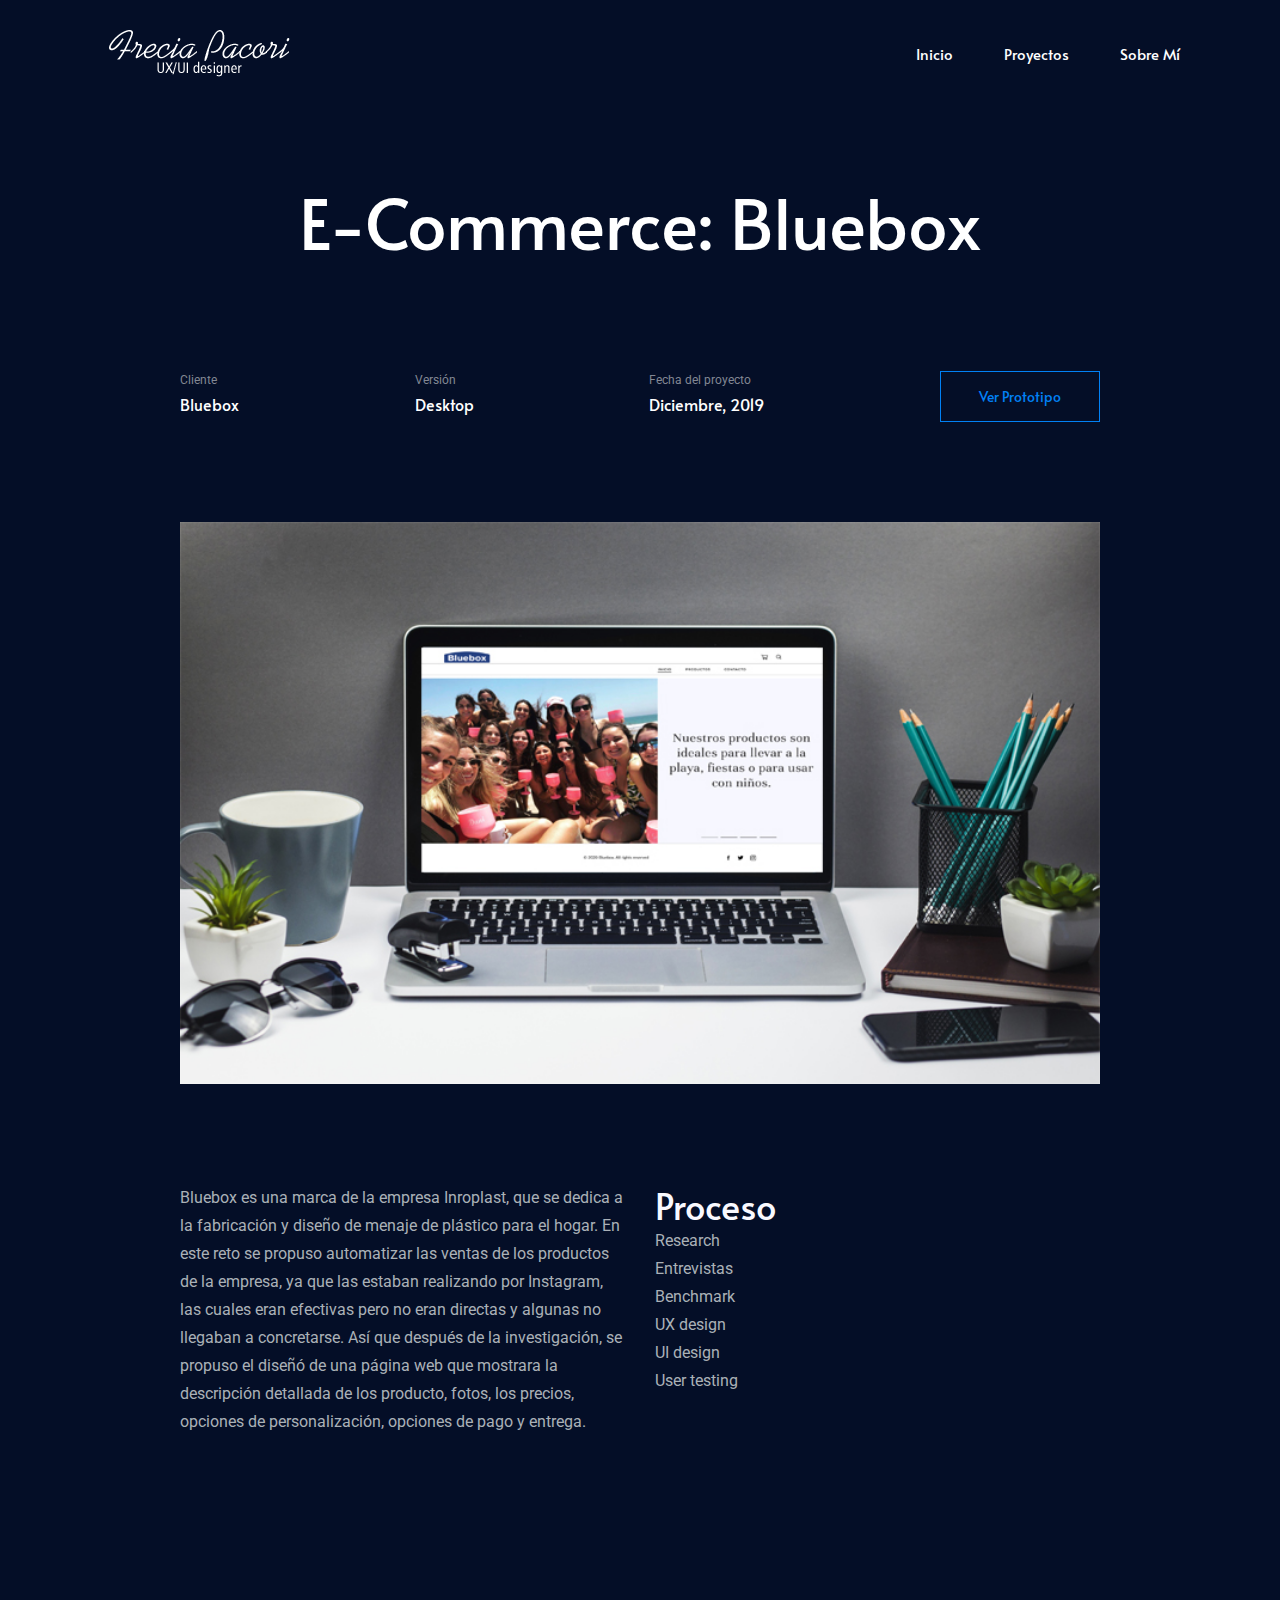
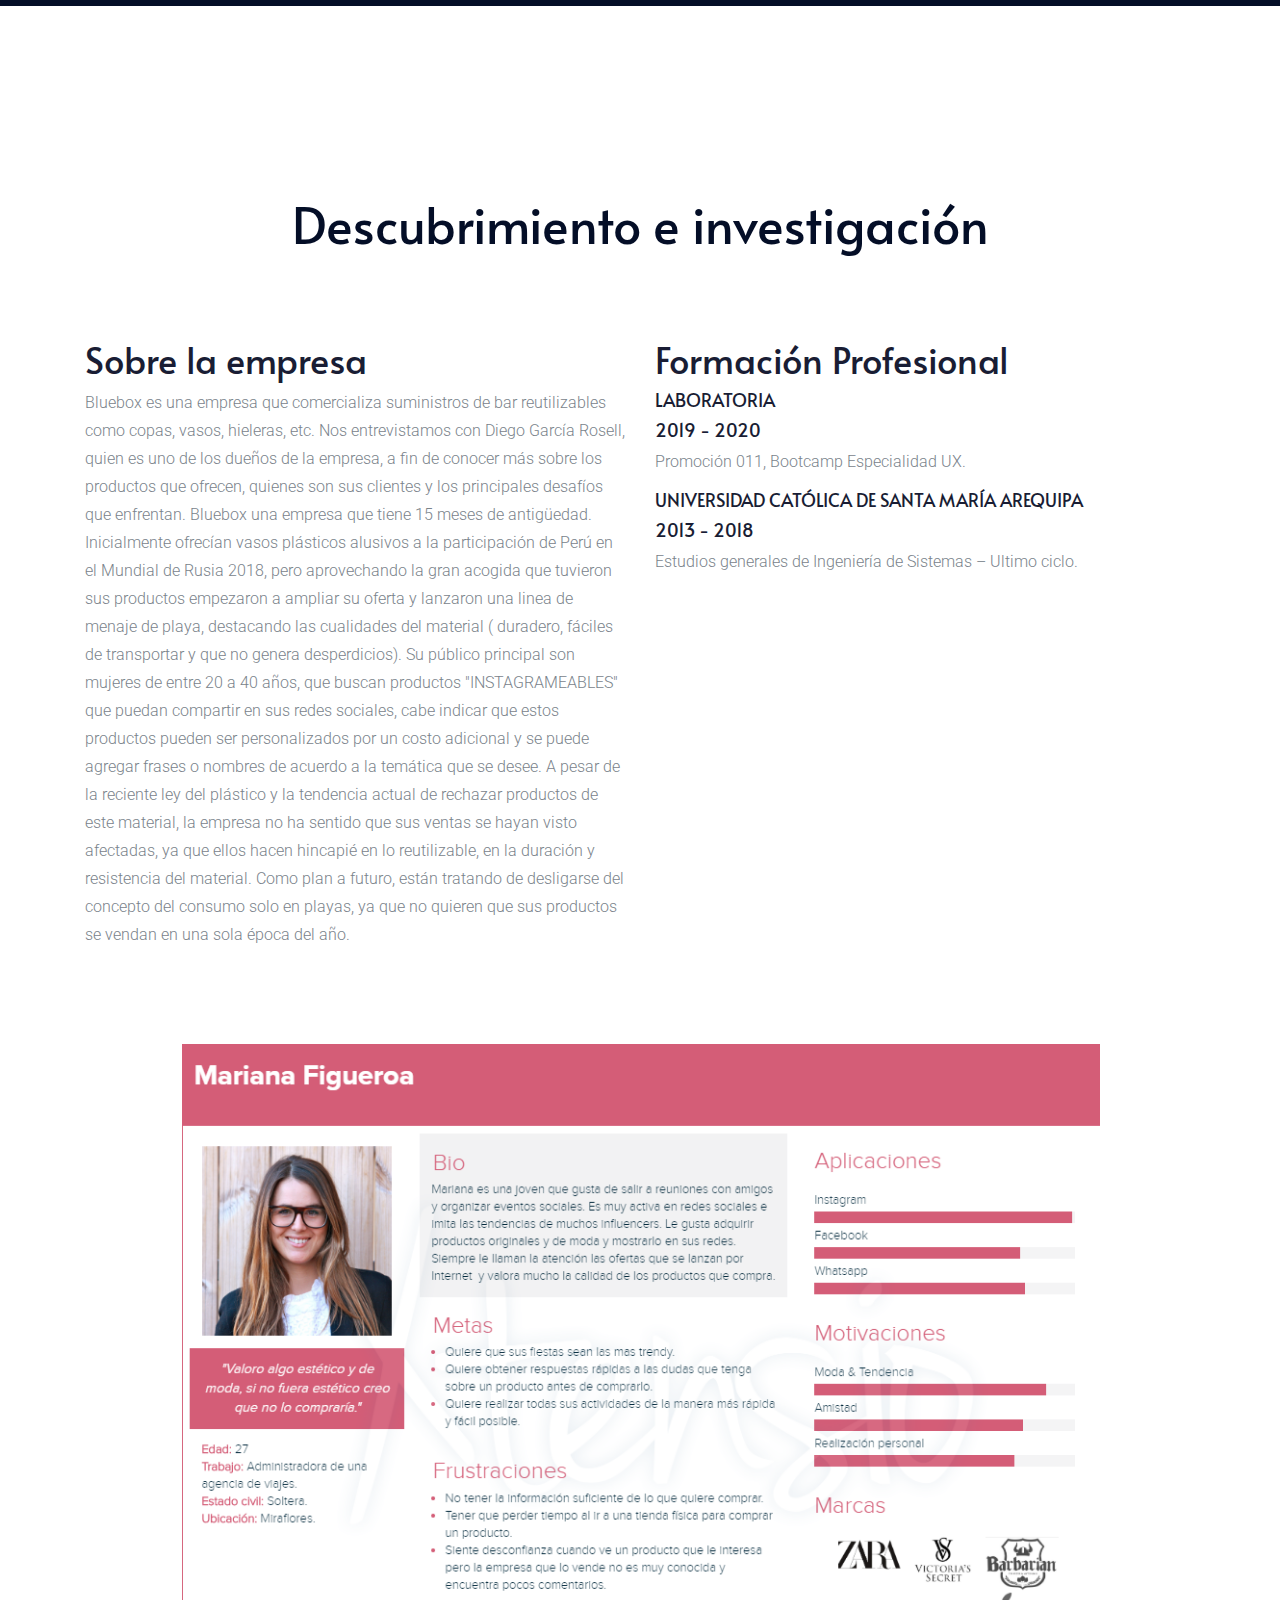
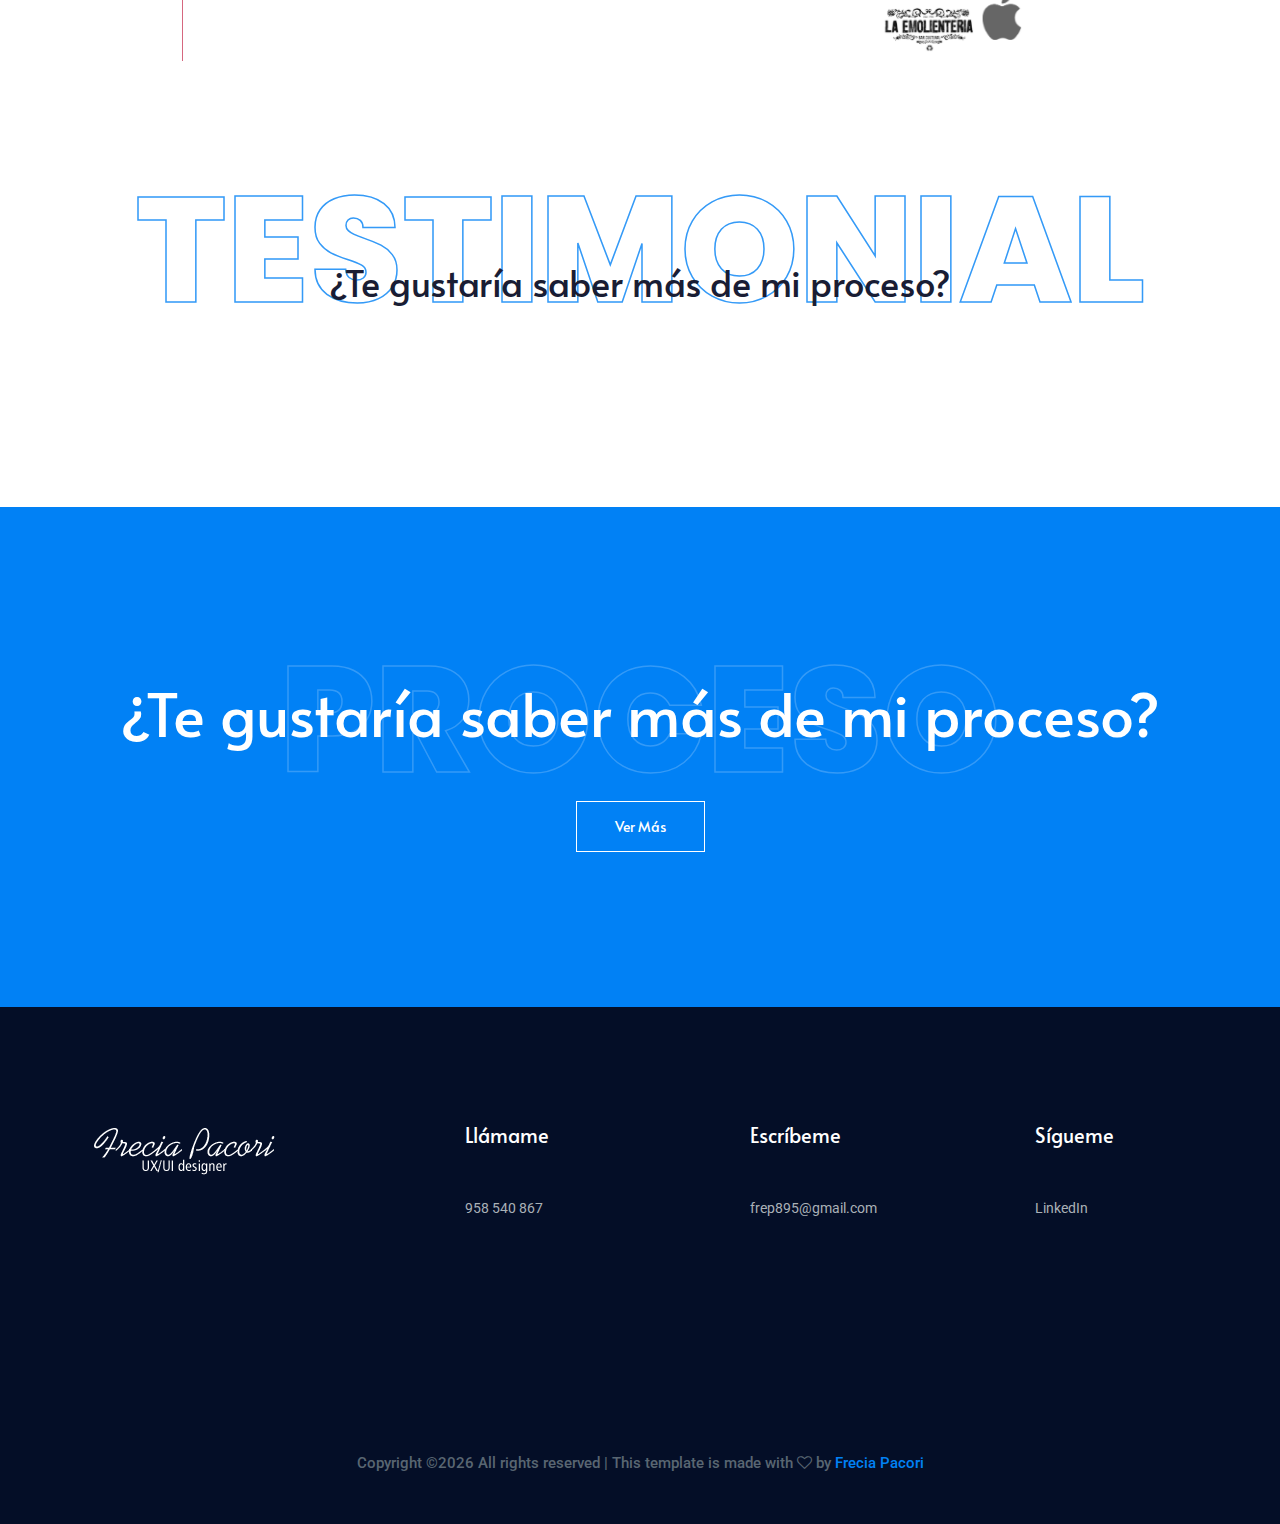
<file: work_detailsBluebox copy.html>
<!doctype html>
<html class="no-js" lang="zxx">

<head>
    <meta charset="utf-8">
    <meta http-equiv="x-ua-compatible" content="ie=edge">
    <link  rel="icon"   href="img/UX.png" type="image/png" />
    <title>Frecia Pacori Ux Designer</title>
    <meta name="description" content="">
    <meta name="viewport" content="width=device-width, initial-scale=1">

    <!-- <link rel="manifest" href="site.webmanifest"> -->
    <!-- Place favicon.ico in the root directory -->

    <!-- CSS here -->
    <link rel="stylesheet" href="css/bootstrap.min.css">
    <link rel="stylesheet" href="css/owl.carousel.min.css">
    <link rel="stylesheet" href="css/magnific-popup.css">
    <link rel="stylesheet" href="css/font-awesome.min.css">
    <link rel="stylesheet" href="css/themify-icons.css">
    <link rel="stylesheet" href="css/nice-select.css">
    <link rel="stylesheet" href="css/flaticon.css">
    <link rel="stylesheet" href="css/gijgo.css">
    <link rel="stylesheet" href="css/animate.min.css">
    <link rel="stylesheet" href="css/slick.css">
    <link rel="stylesheet" href="css/slicknav.css">
    <link rel="stylesheet" href="css/style.css">
    <!-- <link rel="stylesheet" href="css/responsive.css"> -->
</head>

<body>
    <!--[if lte IE 9]>
            <p class="browserupgrade">You are using an <strong>outdated</strong> browser. Please <a href="https://browsehappy.com/">upgrade your browser</a> to improve your experience and security.</p>
        <![endif]-->

    <!-- header-start -->
    <header>
        <div class="header-area ">
            <div id="sticky-header" class="main-header-area">
                <div class="container-fluid">
                    <div class="row align-items-center">
                        <div class="col-xl-3 col-lg-2">
                            <div class="logo">
                                <a href="index.html">
                                    <img src="img/frep2.png" alt="">
                                </a>
                            </div>
                        </div>
                        <div class="col-xl-9 col-lg-10">
                            <div class="main-menu  d-none d-lg-block text-right">
                                <nav>
                                    <ul id="navigation">
                                        <li><a class="active" href="index.html">Inicio</a></li>
                                        <li><a href="portfolio-work.html">Proyectos</a></li>
                                        <li><a href="about.html">Sobre mí</a></li>
                                        <!--<li><a href="contact.html">Contacto</a></li>
                                           -->
                                        <!-- OTROS 
                                        
                                        <li><a class="active" href="index.html">home</a></li>
                                        <li><a href="about.html">About</a></li>
                                        
                                        <li><a href="#">blog <i class="ti-angle-down"></i></a>
                                            <ul class="submenu">
                                                <li><a href="blog.html">blog</a></li>
                                                <li><a href="single-blog.html">single-blog</a></li>
                                            </ul>
                                        </li>
                                        <li><a href="#">pages <i class="ti-angle-down"></i></a>
                                            <ul class="submenu">
                                                    <li><a href="portfolio-work.html">Portfolio work</a></li>
                                                 <li><a href="work_details.html">work details</a></li>
                                                 <li><a href="services.html">Services</a></li>
                                                 <li><a href="elements.html">elements</a></li>
                                            </ul>
                                        </li>
                                        <li><a href="contact.html">Contact</a></li>
                                        -->
                                    </ul>
                                </nav>
                            </div>
                        </div>
                        <div class="col-12">
                            <div class="mobile_menu d-block d-lg-none"></div>
                        </div>
                    </div>

                </div>
            </div>
        </div>
    </header>
    <!-- header-end -->

    <!-- bradcam_area  -->
    <div class="bradcam_area">
        <div class="container">
            <div class="row">
                <div class="col-xl-12">
                    <div class="bradcam_text text-center">
                        <h3>E-commerce: Bluebox</h3>
                    </div>
                </div>
            </div>
        </div>
    </div>
    <!-- /bradcam_area  -->

    <div class="work_details_area">
        <div class="container">
            <div class="row justify-content-center">
                <div class="col-lg-10">
                    <div class="details_catagory_wrap">
                        <div class="single_catagory">
                            <span>Cliente</span>
                            <h4>Bluebox</h4>
                        </div>
                        <div class="single_catagory">
                            <span>Versión</span>
                            <h4>Desktop</h4>
                        </div>
                        <div class="single_catagory">
                            <span>Fecha del proyecto</span>
                            <h4>Diciembre, 2019</h4>
                        </div>
                         
                        <!--<div class="single_catagory">
                            <span>Ver proyecto</span>
                            <div class="social_links"> 
                                <a href="https://gpsusana11.wixsite.com/susanaatp/sobre-mi-1"> <i class="fa fa-github"></i> </a>
                                 OTROS
                                <a href="#"> <i class="fa fa-facebook"></i> </a>
                                <a href="#"> <i class="fa fa-linkedin"></i> </a>
                                <a href="#"> <i class="fa fa-pinterest-p"></i> </a>
                                <a href="#"> <i class="fa fa-twitter"></i> </a>
                            </div>
                        </div> -->
                        <div class="single_catagory">
                           <a class="boxed-btn3 porject_btn" href="#">Ver prototipo</a>
                        </div>
                    </div>
                    <div class="banner">
                        <img src="img/details/BlueboxPortafolio.jpg" alt="">
                    </div>
                    <div class="details_info">
                        <div class="row">
                            <div class="col-lg-6">
                                <div class="info">
                                    <p>Bluebox es una marca de la empresa Inroplast, que se dedica a la fabricación y diseño de menaje de plástico para el hogar.
                                        En este reto se propuso automatizar las ventas de los productos de la empresa, ya que las estaban realizando por Instagram, las cuales eran efectivas pero no eran directas y algunas no llegaban a concretarse.                                     
                                        Así que después de la investigación, se propuso el diseñó de una página web que mostrara la descripción detallada de los producto, fotos, los precios, opciones de personalización, opciones de pago y entrega.</p>
                                </div>
                            </div>
                            <div class="col-lg-6">
                                <div class="info">
                                    <h11>Proceso</h11>
                                    <p>Research<br>Entrevistas<br>Benchmark<br>UX design<br>UI design<br>User testing<br></p>
                                </div>
                            </div>
                        </div>
                    </div>
                   <!-- <div class="details_single_img">
                        <div class="row">
                            <div class="col-lg-6 col-md-6">
                                <div class="thumb">
                                    <img src="img/details/Bluebox2.jpg" alt="">
                                </div>
                            </div>
                            <div class="col-lg-6 col-md-6">
                                <div class="thumb">
                                    <img src="img/details/Bluebox3.jpg" alt="">
                                </div>
                            </div>
                        </div>
                    </div>-->
                </div>
            </div>
        </div>
    </div>


        <!-- body-->
        <div class="about_wrap_area">
            <div class="border_bottom">
            <div class="container">
                <div class="row justify-content-center">
                    <div class="col-lg-11">
                        <div class="about_heading text-center">
                            <h3>Descubrimiento e investigación</h3>
                        </div>
                    </div>
                </div>
                <div class="about_info_wrap">
                    <div class="row">
                        <div class="col-lg-6">
                            <div class="single_info">
                                <h1>Sobre la empresa</h1>
                                <p>Bluebox es una empresa que comercializa suministros de bar reutilizables como copas, vasos, hieleras, etc.

                                    Nos entrevistamos con Diego García Rosell, quien es uno de los dueños de la empresa, a fin de conocer más sobre los productos que ofrecen, quienes son sus clientes y los principales desafíos que enfrentan.
                                    
                                    Bluebox una empresa que tiene 15 meses de antigüedad. Inicialmente ofrecían vasos plásticos alusivos a la participación de Perú en el Mundial de Rusia 2018, pero aprovechando la gran acogida que tuvieron sus productos empezaron a ampliar su oferta y lanzaron una linea de menaje de playa, destacando las cualidades del material ( duradero, fáciles de transportar y que no genera desperdicios).
                                    
                                    Su público principal son mujeres de entre 20 a 40 años, que buscan productos "INSTAGRAMEABLES" que puedan compartir en sus redes sociales, cabe indicar que estos productos pueden ser personalizados por un costo adicional y se puede agregar frases o nombres de acuerdo a la temática que se desee.
                                    
                                    A pesar de la reciente ley del plástico y la tendencia actual de rechazar productos de este material, la empresa no ha sentido que sus ventas se hayan visto afectadas, ya que ellos hacen hincapié en lo reutilizable, en la duración y resistencia del material.
                                    
                                    Como plan a futuro, están tratando de desligarse del concepto del consumo solo en playas, ya que no quieren que sus productos se vendan en una sola época del año.</p>
                            </div>
                        </div>
                        <div class="col-lg-6">
                            <div class="single_info">
                                <h1>Formación Profesional</h1>
                                <h4>LABORATORIA ​</h4>
                                <h4>​2019 - 2020</h4>
                                <p>Promoción 011, Bootcamp Especialidad UX.</p>                            
                                <h4>UNIVERSIDAD CATÓLICA DE SANTA MARÍA AREQUIPA</h4>
                                <h4>​2013 - 2018</h4>
                                <p>Estudios generales de Ingeniería de Sistemas – Ultimo ciclo.</p>
                            </div>
                        </div>
                    </div>
                    <div class="row justify-content-center">
                        <div class="col-lg-10">
                            <div class="about_banner">
                                <img src="img/details/blueboxuserpersona.png" alt="">
                            </div>
                        </div>
                    </div>
                </div>
            </div>
            </div>
        </div>
        <!-- body-->

    <!-- testimonial_area  -->
    <div class="testimonial_area ">
            <div class="outline_text white project d-none d-lg-block">
                    Testimonial
            </div>

            <div class="container">
                <div class="row">
                    <div class="col-xl-12">
                        <div class="project_text text-center">
                            <h1>¿Te gustaría saber más de mi proceso?</h1>
                            <!-- COMENT  
                            <a href="http://google.com" class="btn btn-default">Go to Google</a>
                            <input type="button" onclick="location.href='http://google.com';" value="Go to Google" />
                            <a class="boxed-btn3" href="https://drive.google.com/open?id=1tcxvxUhDZg9Y-tJNtNzIuSJzfh3SlFGT" target="_blank">Ver más</a>-->
                        </div>
                    </div>
                </div>
            </div>



            <!-- <div class="container">
                <div class="row">
                    <div class="col-xl-12">
                        <div class="testmonial_active owl-carousel">
                            <div class="single_carousel">
                                <div class="row justify-content-center">
                                    <div class="col-lg-6">
                                        <div class="single_testmonial text-center">
                                                <div class="thumb">
                                                        <img src="img/testmonial/thumb.png" alt="">
                                                </div>
                                            <p>Innovative brewing methods and our coffee is sourced from various parts of the globe and are roasted to perfection. </p>
                                            <div class="testmonial_author">
                                                <h3>Mesica Chouhan</h3>
                                                <span>Mesica Chouhan</span>
                                            </div>
                                        </div>
                                    </div>
                                </div>
                            </div>
                            <div class="single_carousel">
                                <div class="row justify-content-center">
                                    <div class="col-lg-6">
                                        <div class="single_testmonial text-center">
                                                <div class="thumb">
                                                        <img src="img/testmonial/thumb.png" alt="">
                                                </div>
                                            <p>Innovative brewing methods and our coffee is sourced from various parts of the globe and are roasted to perfection. </p>
                                            <div class="testmonial_author">
                                                <h3>Mesica Chouhan</h3>
                                                <span>Mesica Chouhan</span>
                                            </div>
                                        </div>
                                    </div>
                                </div>
                            </div>
                            <div class="single_carousel">
                                <div class="row justify-content-center">
                                    <div class="col-lg-6">
                                        <div class="single_testmonial text-center">
                                                <div class="thumb">
                                                        <img src="img/testmonial/thumb.png" alt="">
                                                </div>
                                            <p>Innovative brewing methods and our coffee is sourced from various parts of the globe and are roasted to perfection. </p>
                                            <div class="testmonial_author">
                                                <h3>Mesica Chouhan</h3>
                                                <span>Mesica Chouhan</span>
                                            </div>
                                        </div>
                                    </div>
                                </div>
                            </div>
                        </div>
                    </div>
                </div>
            </div>-->
        </div>
    <!-- /testimonial_area  -->
    

    <!-- discuss_projects_start  -->
    <div class="discuss_projects">
        <div class="outline_text white project d-none d-lg-block">
                Proceso
        </div>
        <div class="container">
            <div class="row">
                <div class="col-xl-12">
                    <div class="project_text text-center">
                        <h3>¿Te gustaría saber más de mi proceso?</h3>
                        <!-- COMENT  
                        <a href="http://google.com" class="btn btn-default">Go to Google</a>
                        <input type="button" onclick="location.href='http://google.com';" value="Go to Google" />-->
                        <a class="boxed-btn3" href="https://drive.google.com/open?id=1tcxvxUhDZg9Y-tJNtNzIuSJzfh3SlFGT" target="_blank">Ver más</a>
                    </div>
                </div>
            </div>
        </div>
    </div>
    <!-- discuss_projects_end  -->

    <!-- footer start -->
    <footer class="footer">
            <div class="footer_top">
                <div class="container">
                    <div class="row">
                        <div class="col-xl-4 col-md-6 col-lg-4">
                            <div class="footer_widget">
                               <div class="logo_footer">
                                   <a href="index.html">
                                       <img src="img/frep2.png" alt="">
                                   </a>
                               </div>
    
                            </div>
                        </div>
                        <div class="col-xl-3 col-md-6 col-lg-3">
                            <div class="footer_widget">
                                <h3 class="footer_title">
                                    Llámame
                                </h3>
                                <ul>
                                    <li><a>958 540 867</a></li>
                                </ul>
        
                            </div>
                        </div>
                        <div class="col-xl-3 col-md-6 col-lg-3">
                          <div class="footer_widget">
                              <h3 class="footer_title">
                                Escríbeme 
                              </h3>
                              <ul>
                                  <li><a>frep895@gmail.com</a></li>
                              </ul>
        
                          </div>
                      </div>

                      

                        <!-- footer start
                        <div class="col-xl-3 col-md-6 col-lg-3">
                            <div class="footer_widget">
                                <h3 class="footer_title">
                                        Services
                                </h3>
                                <ul>
                                    <li><a href="#">Web Design</a></li>
                                    <li><a href="#">3D Modeling</a></li>
                                    <li><a href="#">Architectural Design</a></li>
                                </ul>
    
                            </div>
                        </div>
                        <div class="col-xl-3 col-md-6 col-lg-3">
                            <div class="footer_widget">
                                <h3 class="footer_title">
                                    Useful Links
                                </h3>
                                <ul>
                                    <li><a href="#">Work</a></li>
                                    <li><a href="#">About</a></li>
                                    <li><a href="#">Services</a></li>
                                    <li><a href="#">Contact</a></li>
                                </ul>
                            </div>
                        </div>
                        -->
                        <div class="col-xl-2 col-md-6 col-lg-2">
                            <div class="footer_widget">
                                <h3 class="footer_title">
                                        Sígueme
                                </h3>
                                <ul>
                                    <li><a href="https://www.linkedin.com/in/freciapacori/">LinkedIn</a></li>
                                    <!-- footer start 
                                    <li><a href="#">Dribbble</a></li>
                                    <li><a href="#">Behance</a></li>
                                    <li><a href="#">Instagram</a></li>
                                    <li><a href="#">Facebook</a></li>-->
                                </ul>
                            </div>
                        </div>
                    </div>
                </div>
            </div>
            <div class="copy-right_text">
                <div class="container">
                    <div class="row">
                        <div class="col-xl-12">
                            <p class="copy_right text-center">
                                <!-- Link back to Colorlib can't be removed. Template is licensed under CC BY 3.0. -->
Copyright &copy;<script>document.write(new Date().getFullYear());</script> All rights reserved | This template is made with <i class="fa fa-heart-o" aria-hidden="true"></i> by <a href="https://www.linkedin.com/in/freciapacori/" target="_blank">Frecia Pacori</a>
<!-- Link back to Colorlib can't be removed. Template is licensed under CC BY 3.0. -->
                            </p>
                        </div>
                    </div>
                </div>
            </div>
        </footer>
    <!--/ footer end  -->

    <!-- JS here -->
    <script src="js/vendor/modernizr-3.5.0.min.js"></script>
    <script src="js/vendor/jquery-1.12.4.min.js"></script>
    <script src="js/popper.min.js"></script>
    <script src="js/bootstrap.min.js"></script>
    <script src="js/owl.carousel.min.js"></script>
    <script src="js/isotope.pkgd.min.js"></script>
    <script src="js/ajax-form.js"></script>
    <script src="js/waypoints.min.js"></script>
    <script src="js/jquery.counterup.min.js"></script>
    <script src="js/imagesloaded.pkgd.min.js"></script>
    <script src="js/scrollIt.js"></script>
    <script src="js/jquery.scrollUp.min.js"></script>
    <script src="js/wow.min.js"></script>
    <script src="js/nice-select.min.js"></script>
    <script src="js/jquery.slicknav.min.js"></script>
    <script src="js/jquery.magnific-popup.min.js"></script>
    <script src="js/plugins.js"></script>
    <script src="js/gijgo.min.js"></script>

    <!--contact js-->
    <script src="js/contact.js"></script>
    <script src="js/jquery.ajaxchimp.min.js"></script>
    <script src="js/jquery.form.js"></script>
    <script src="js/jquery.validate.min.js"></script>
    <script src="js/mail-script.js"></script>

    <script src="js/main.js"></script>
</body>

</html>
</file>
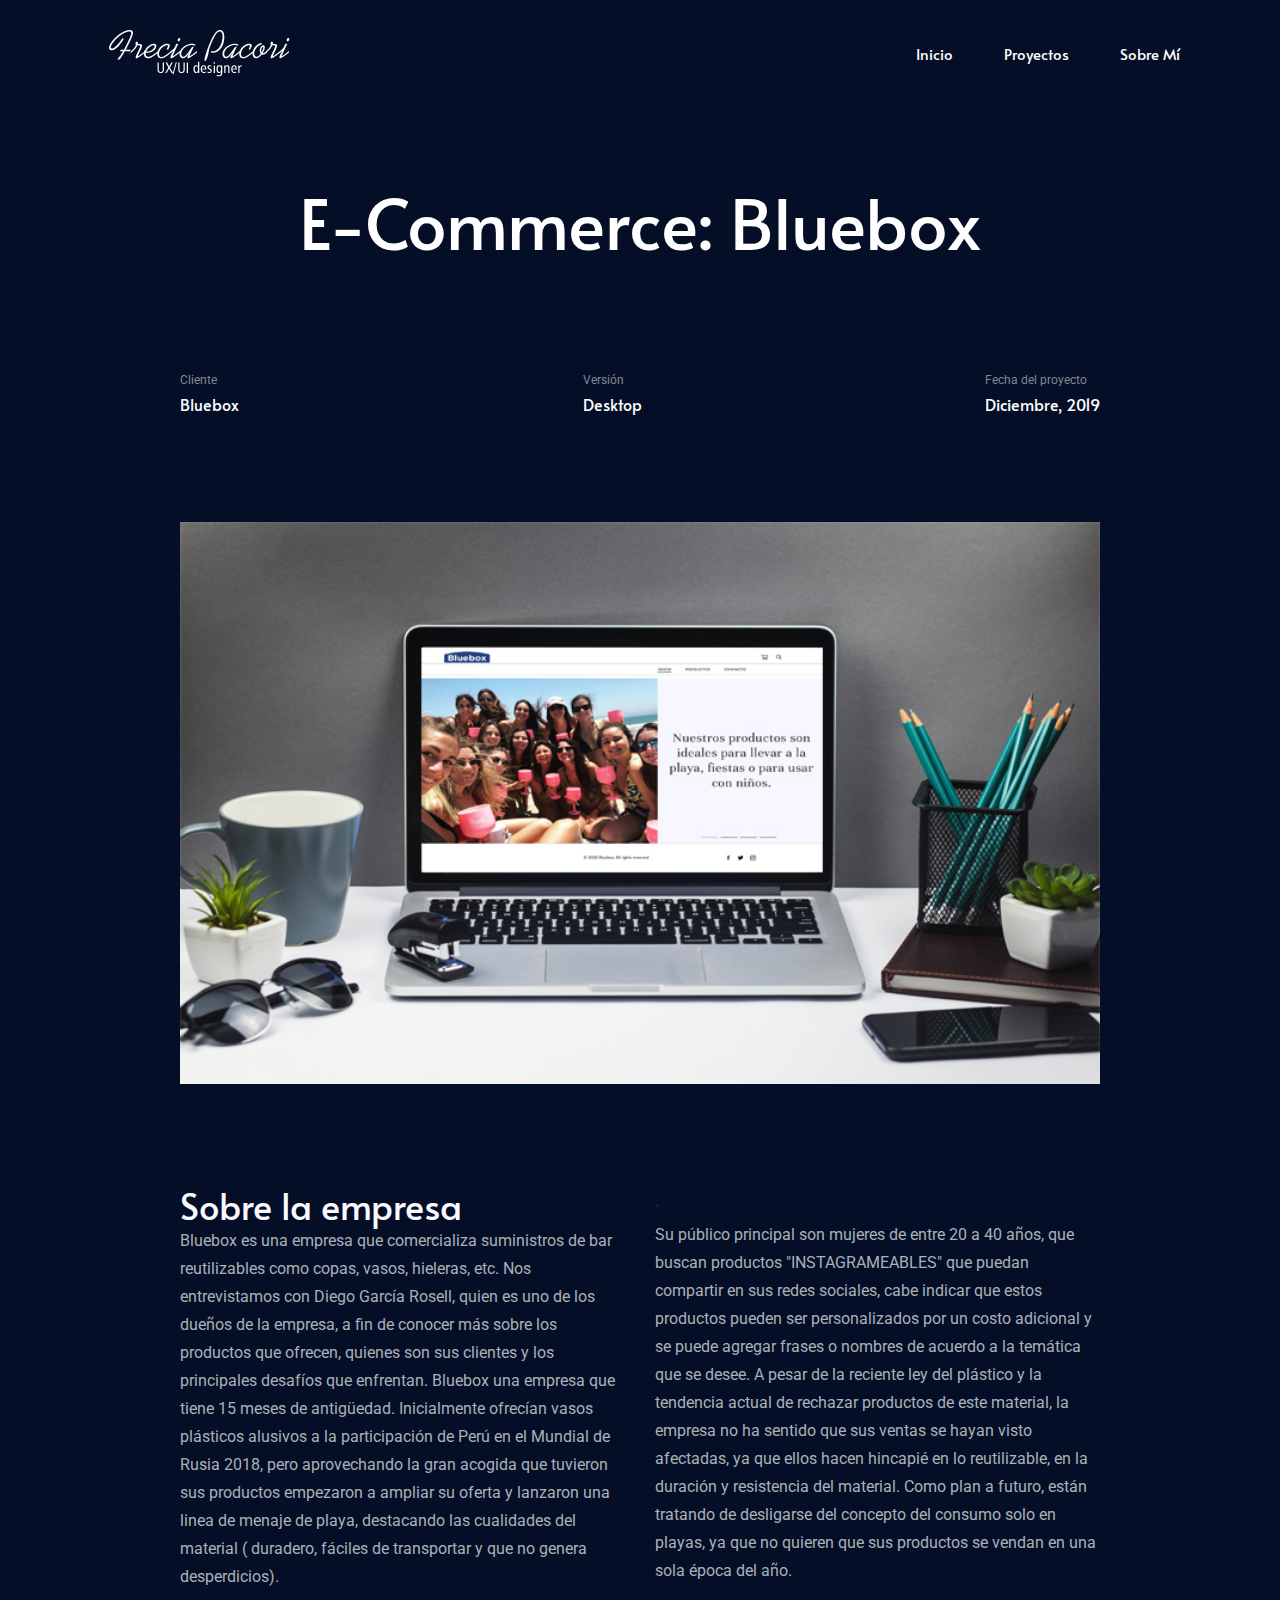
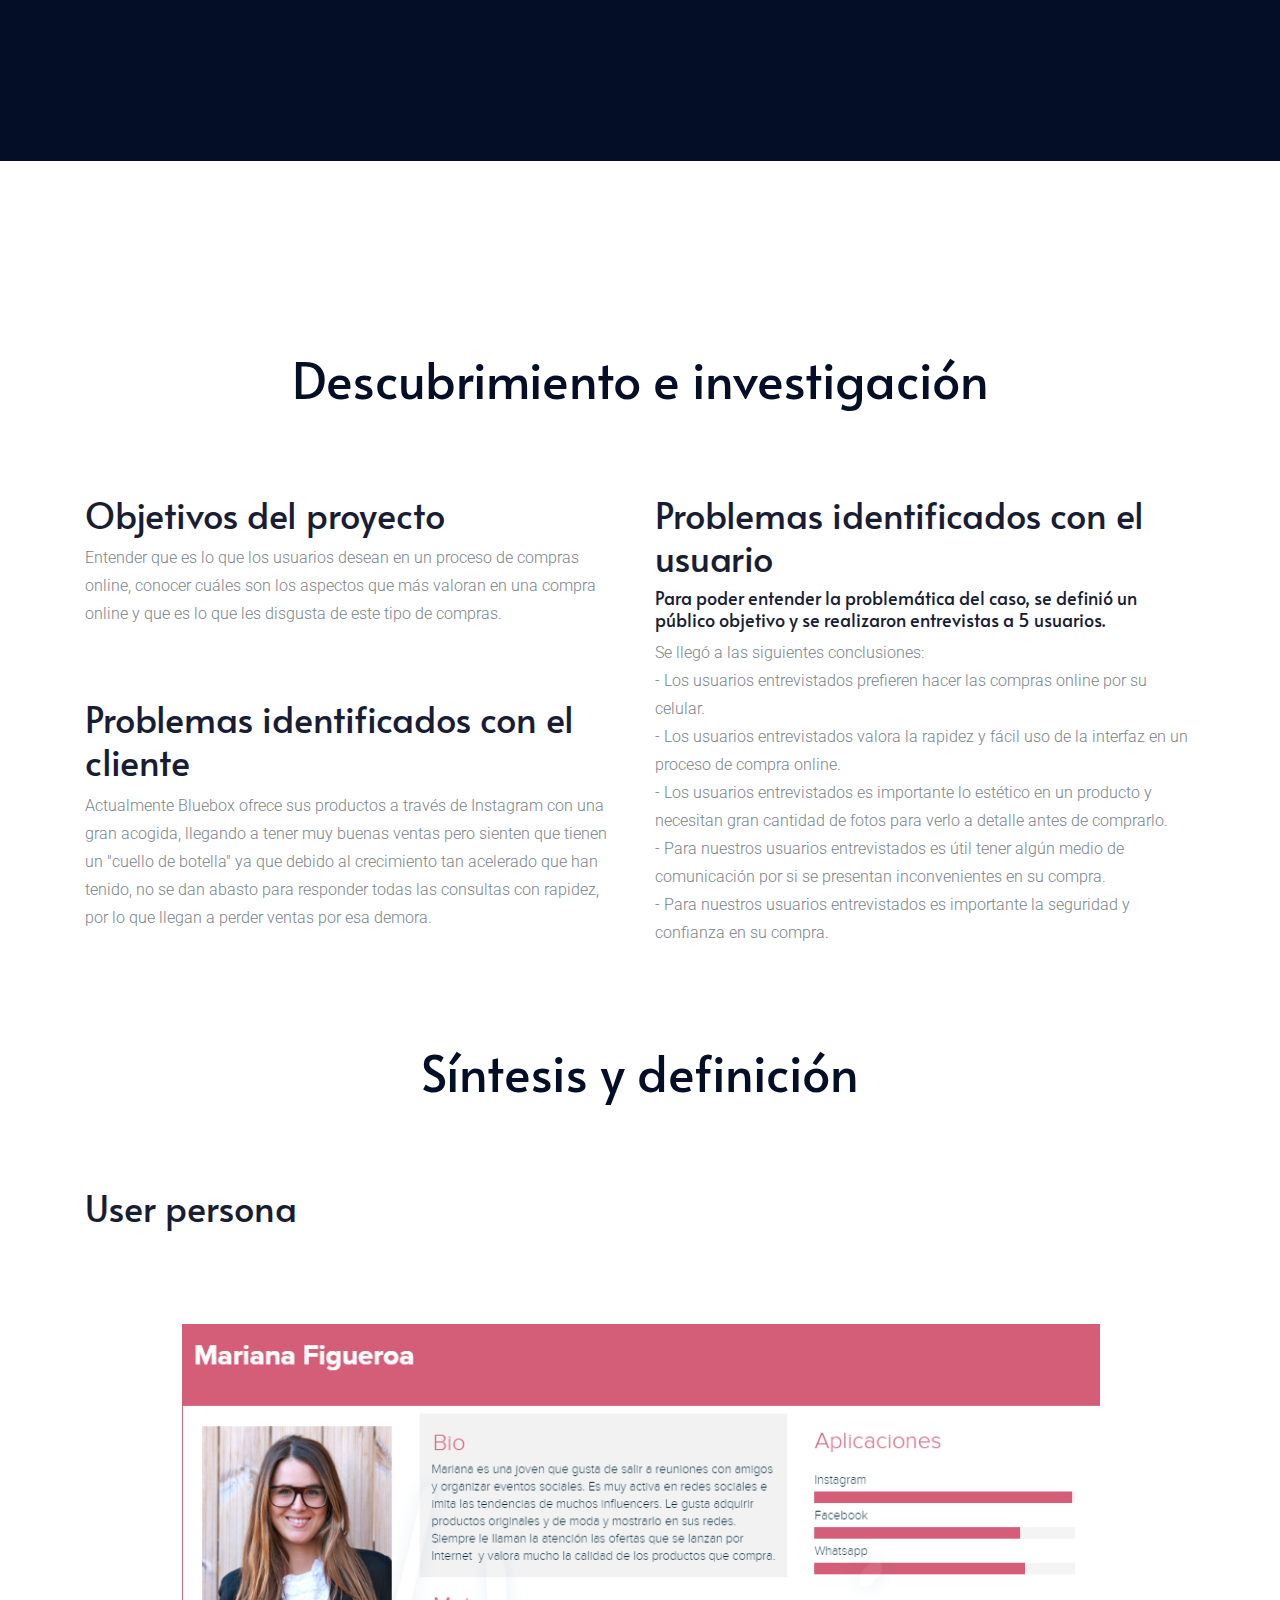
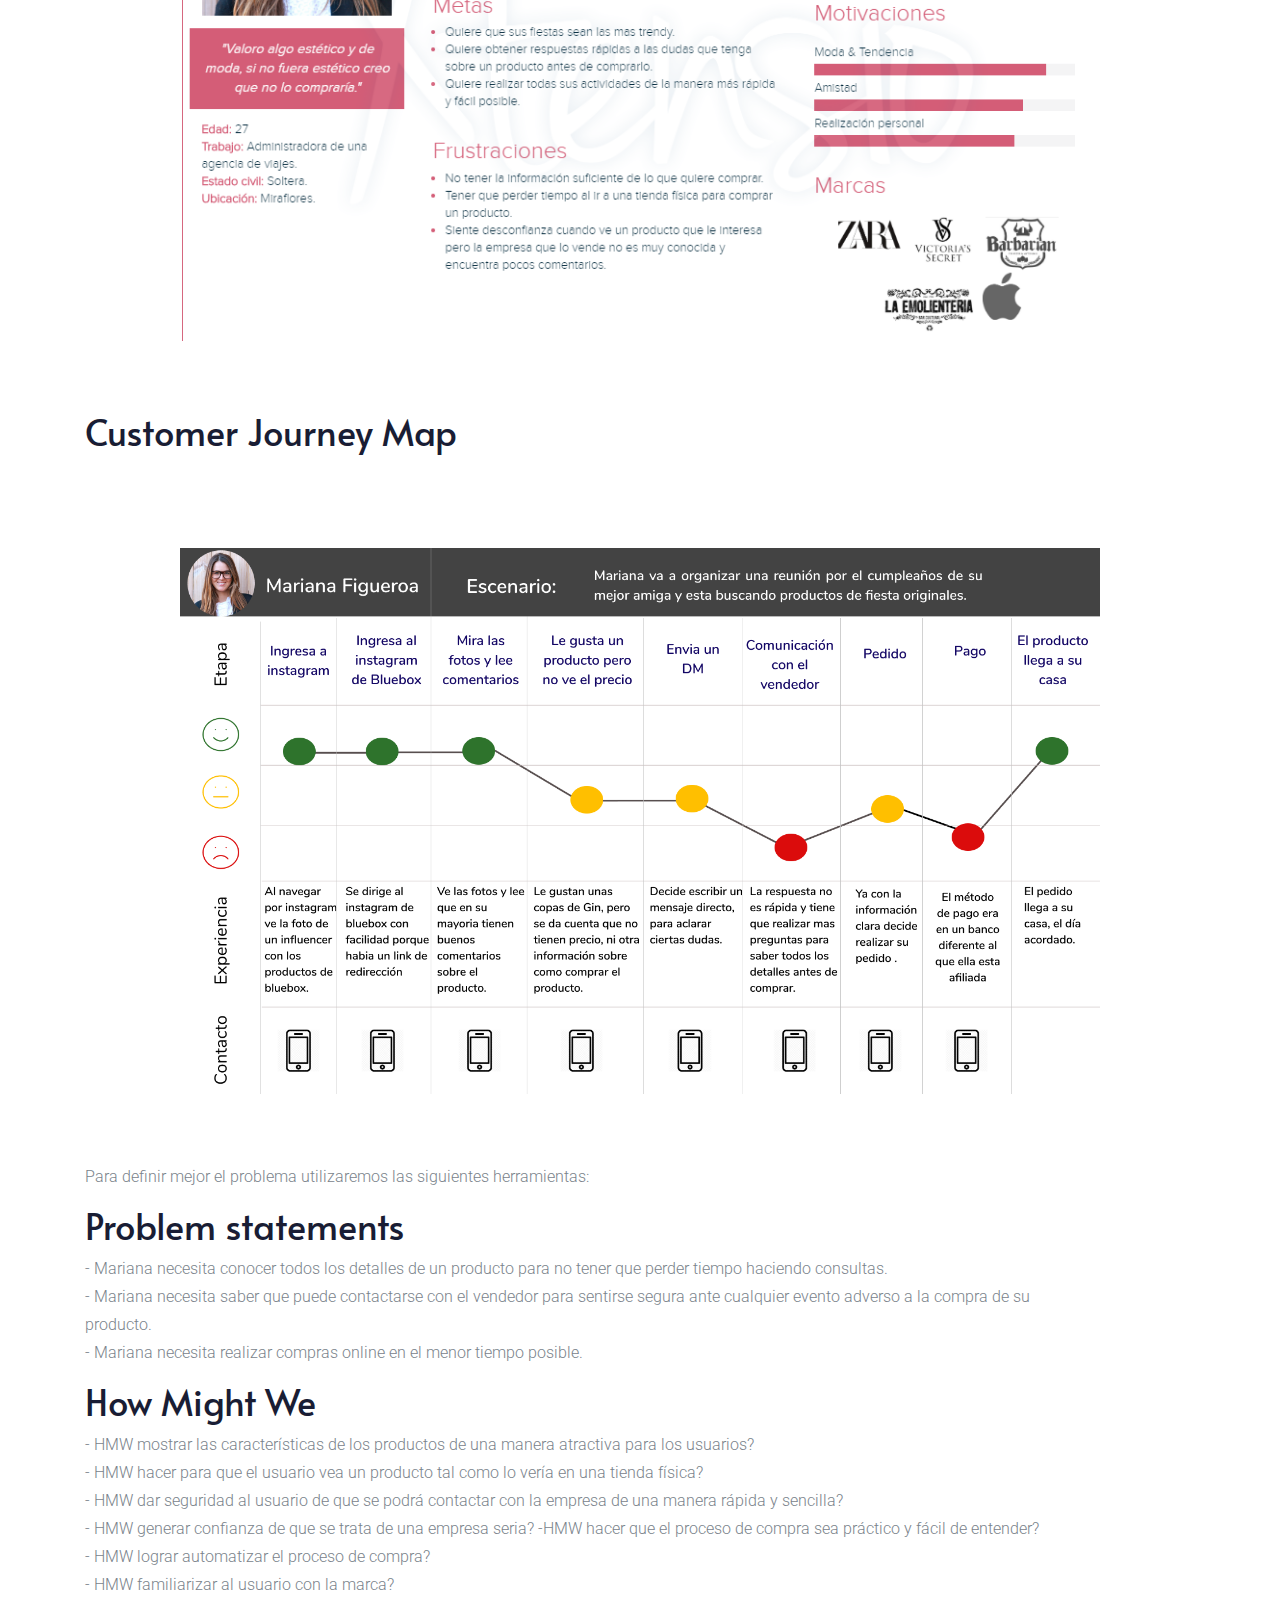
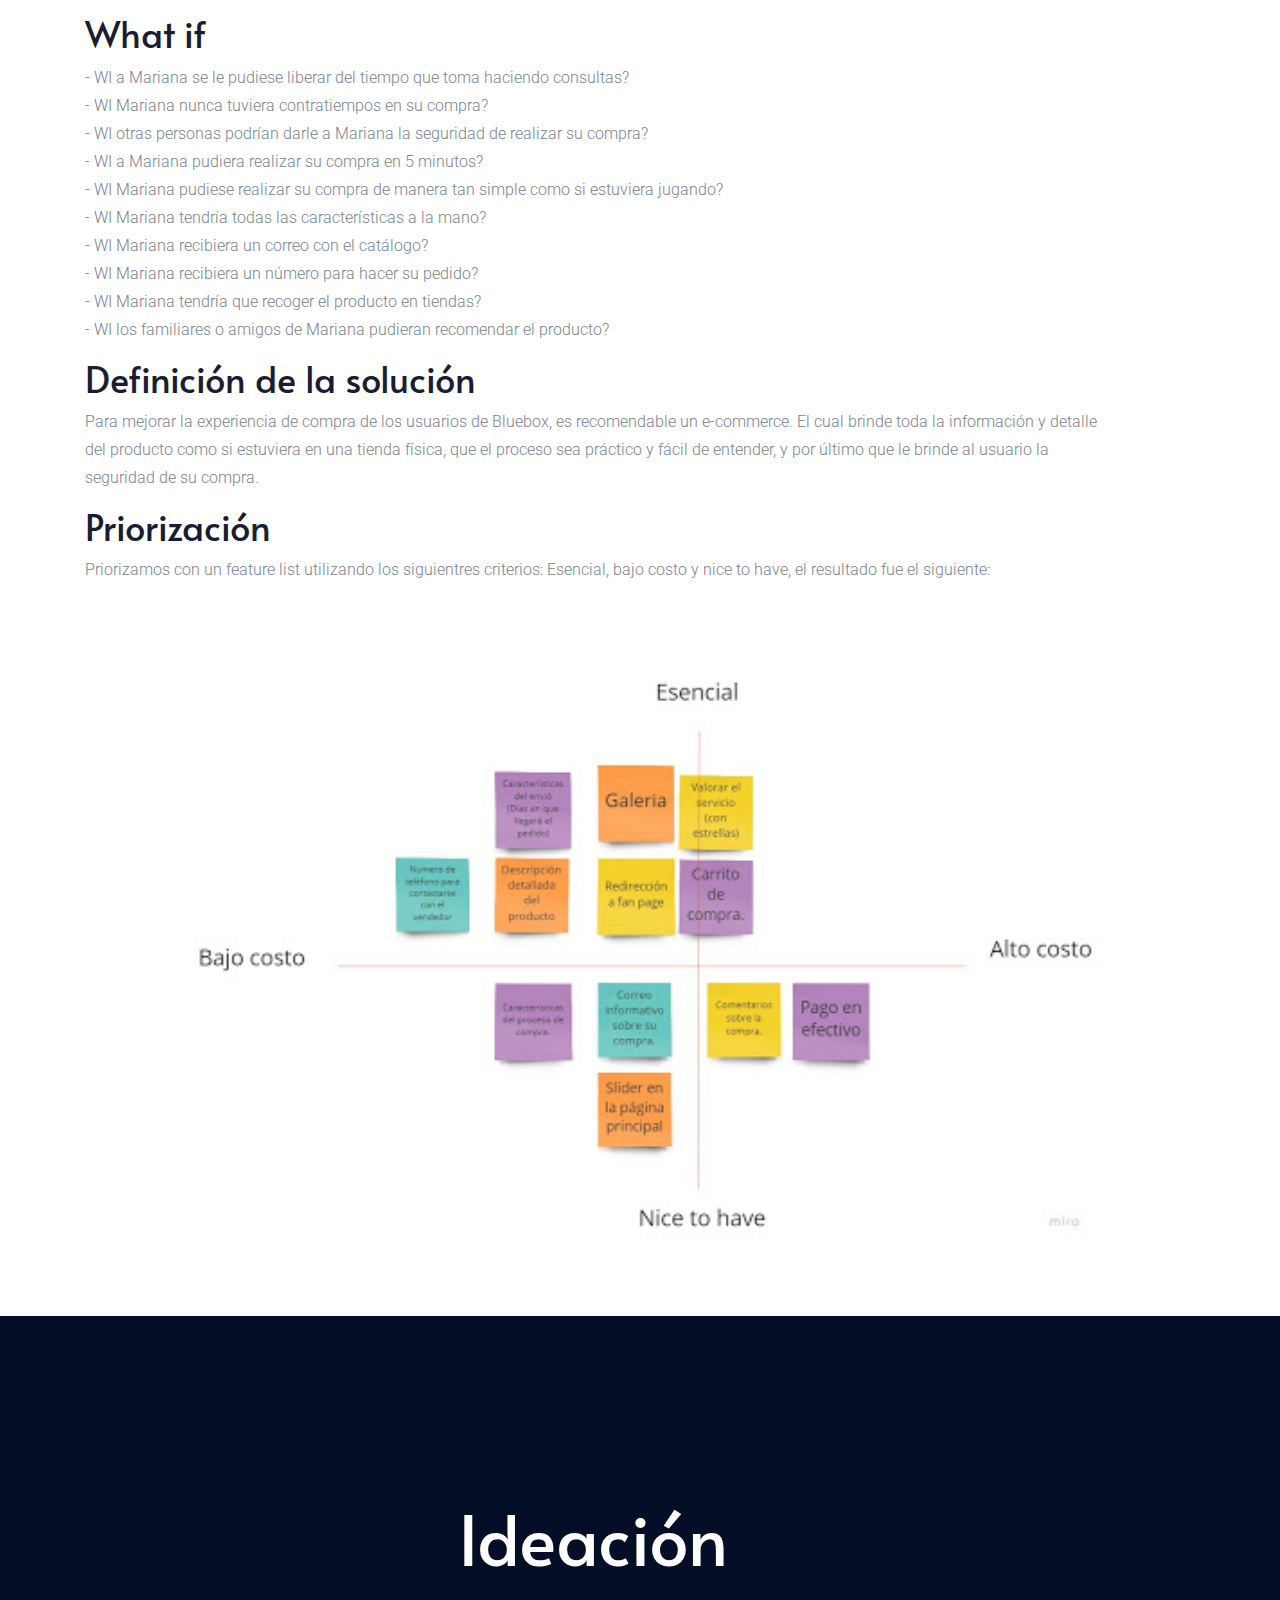
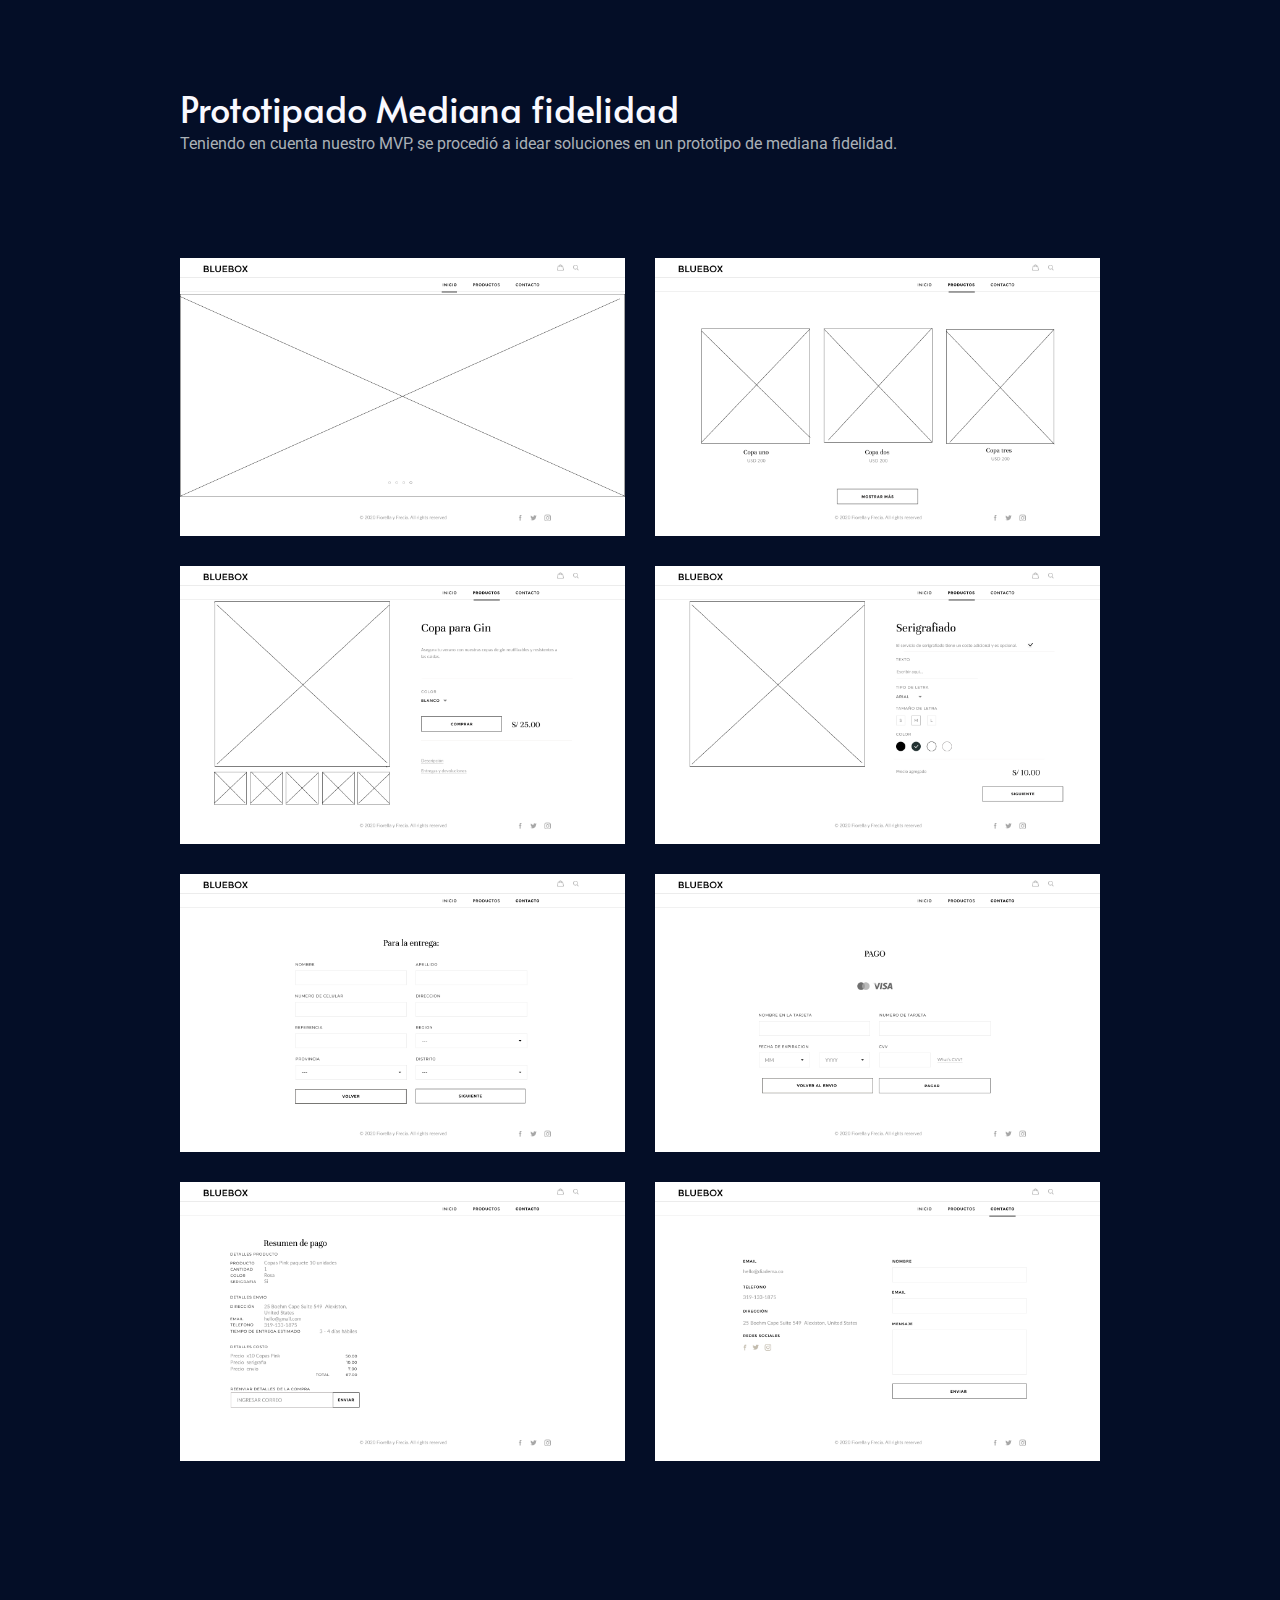
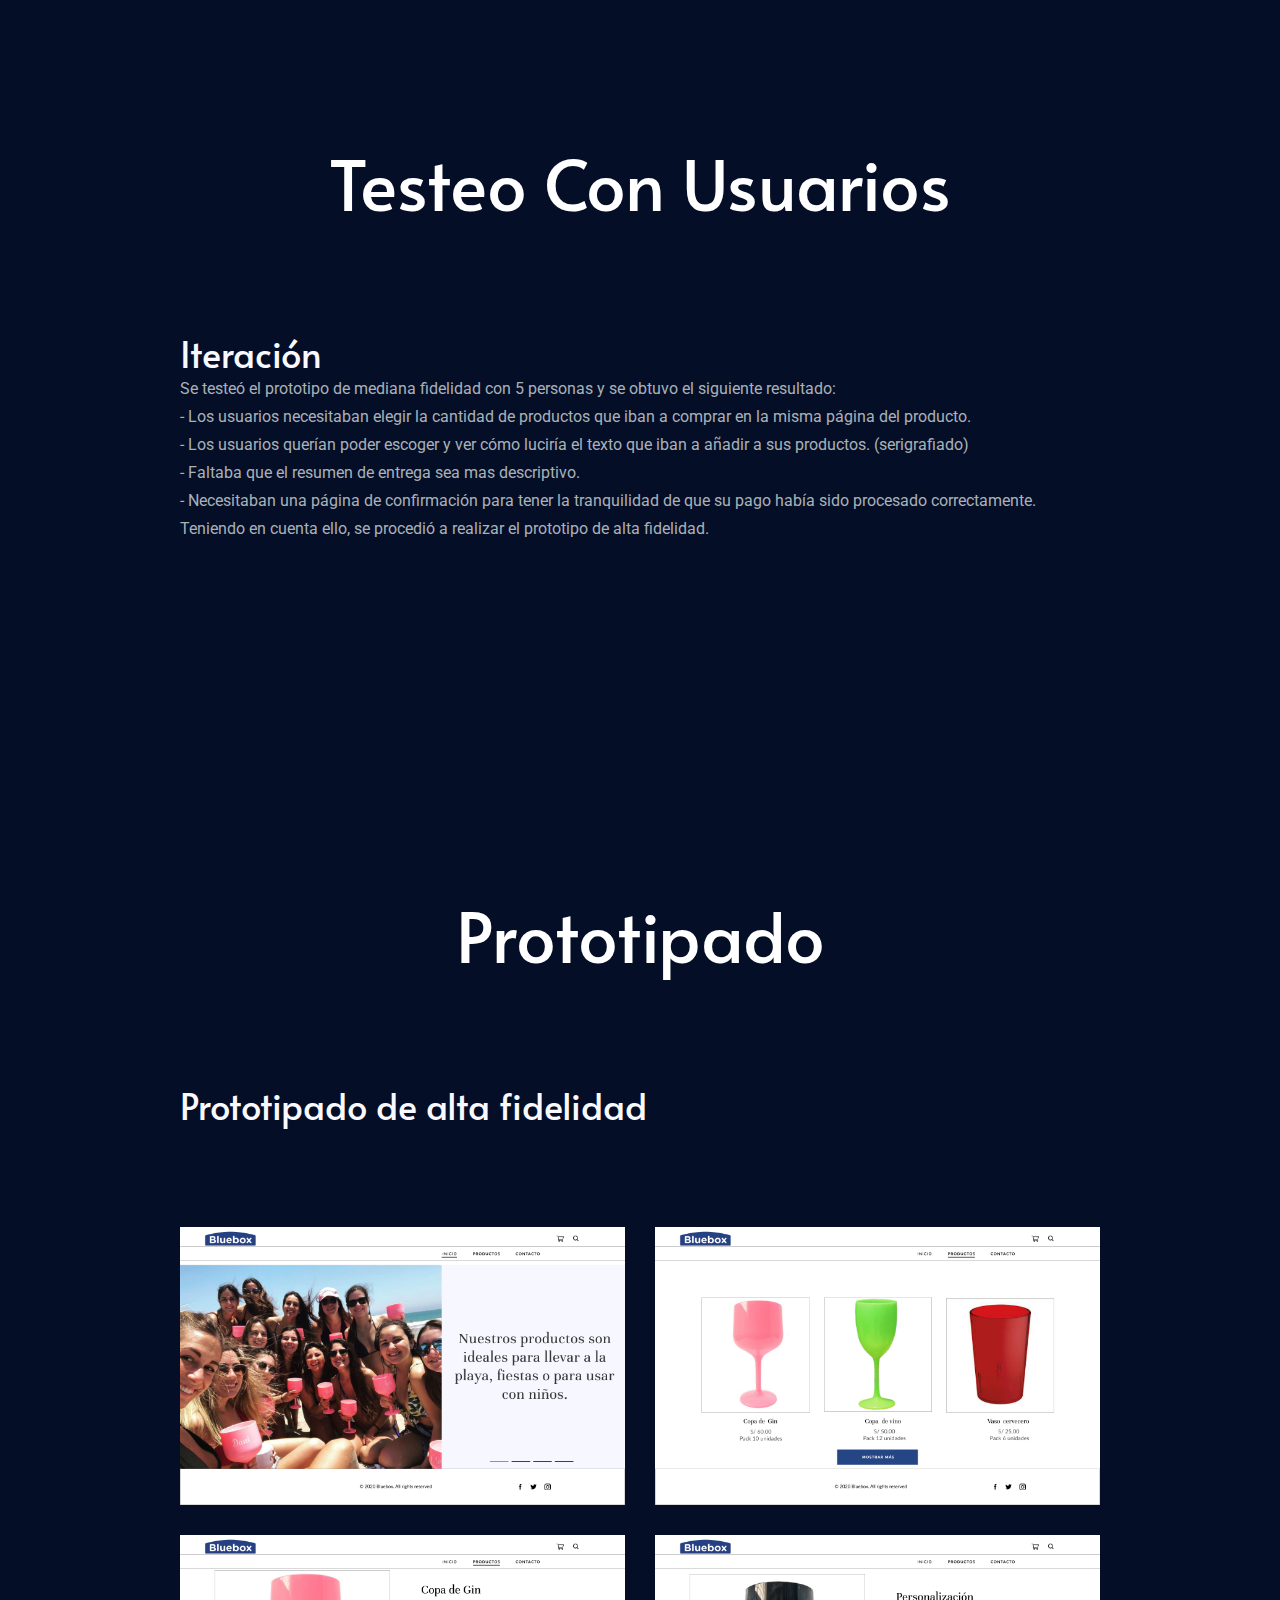
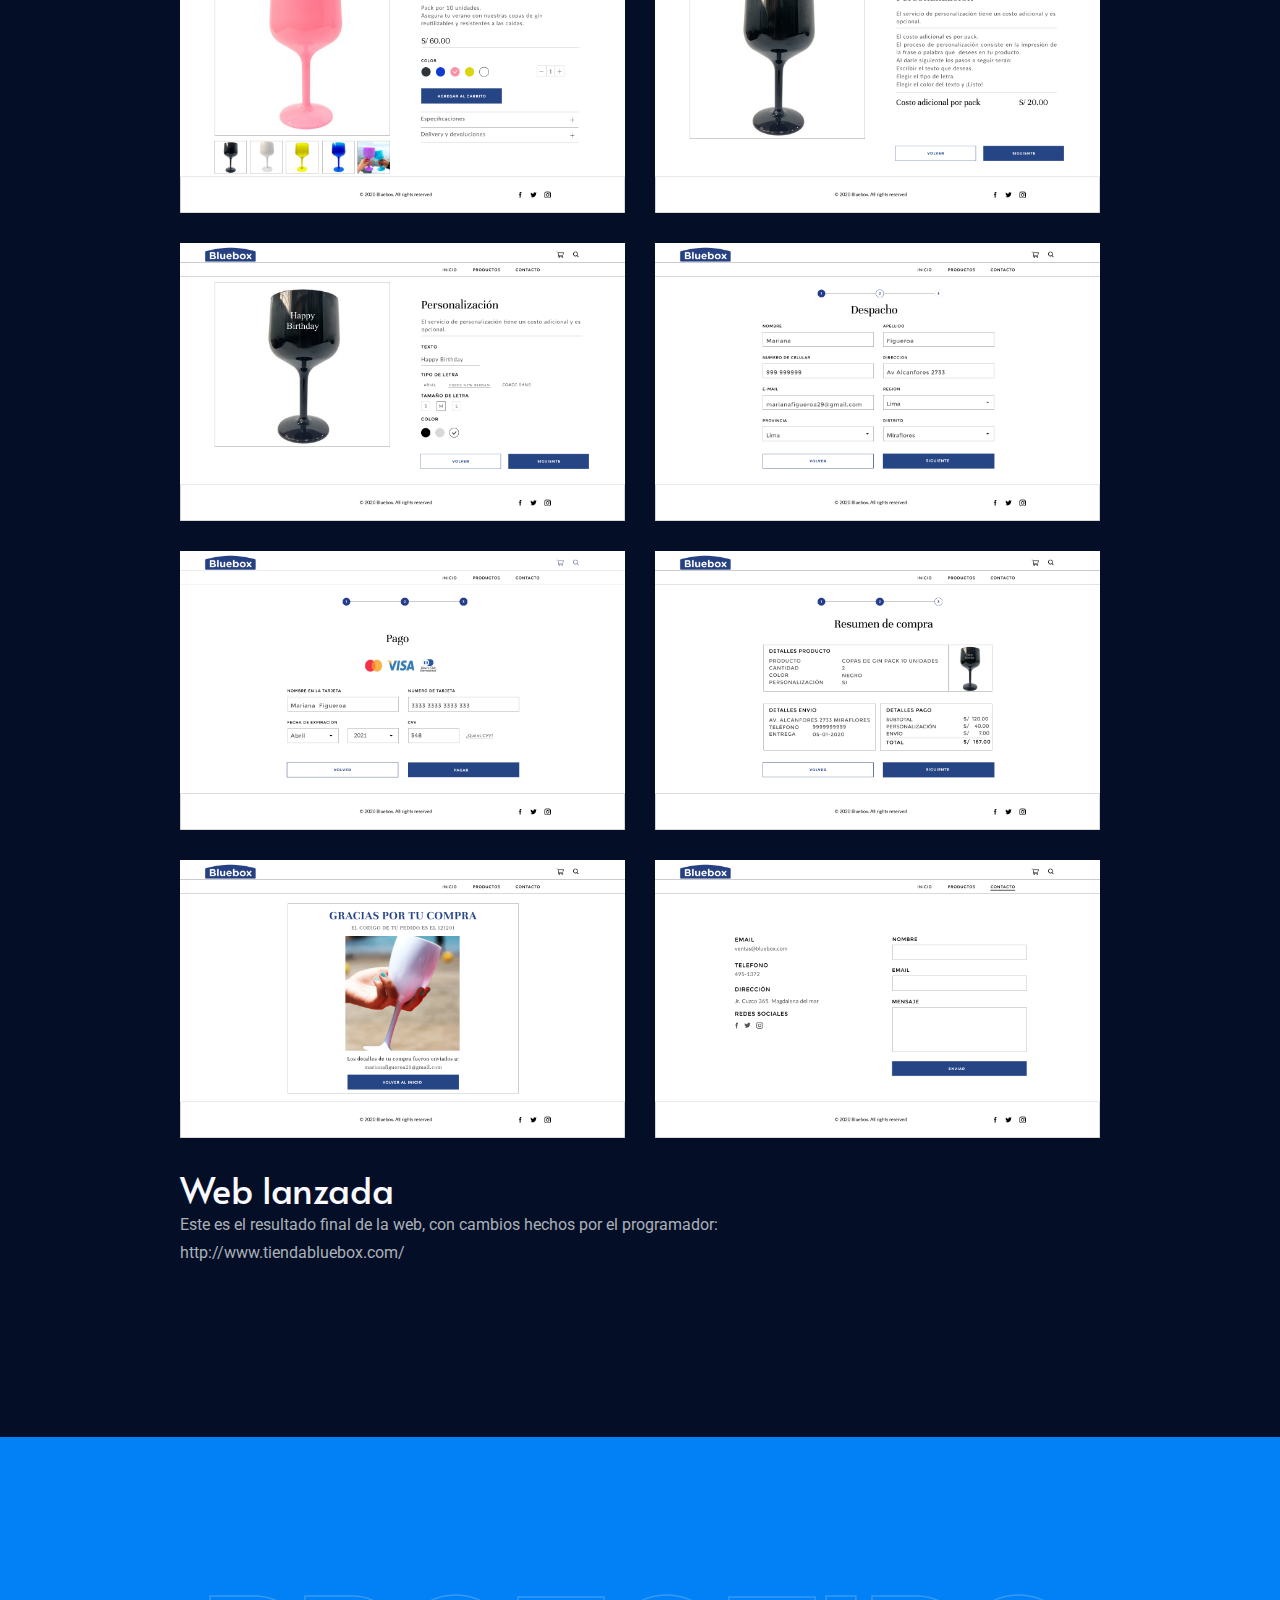
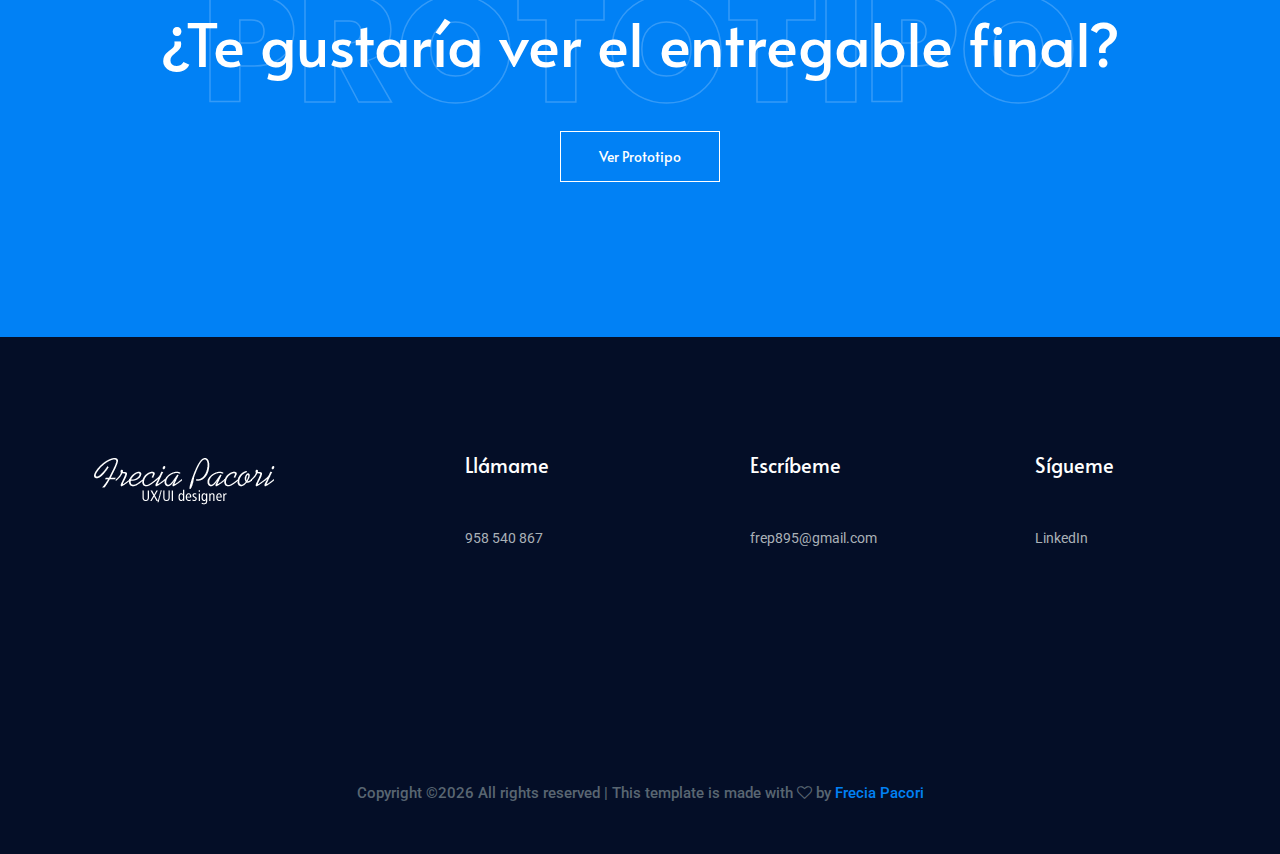
<file: work_detailsBluebox.html>
<!doctype html>
<html class="no-js" lang="zxx">

<head>
    <meta charset="utf-8">
    <meta http-equiv="x-ua-compatible" content="ie=edge">
    <link  rel="icon"   href="img/UX.png" type="image/png" />
    <title>Frecia Pacori Ux Designer</title>
    <meta name="description" content="">
    <meta name="viewport" content="width=device-width, initial-scale=1">

    <!-- <link rel="manifest" href="site.webmanifest"> -->
    <!-- Place favicon.ico in the root directory -->

    <!-- CSS here -->
    <link rel="stylesheet" href="css/bootstrap.min.css">
    <link rel="stylesheet" href="css/owl.carousel.min.css">
    <link rel="stylesheet" href="css/magnific-popup.css">
    <link rel="stylesheet" href="css/font-awesome.min.css">
    <link rel="stylesheet" href="css/themify-icons.css">
    <link rel="stylesheet" href="css/nice-select.css">
    <link rel="stylesheet" href="css/flaticon.css">
    <link rel="stylesheet" href="css/gijgo.css">
    <link rel="stylesheet" href="css/animate.min.css">
    <link rel="stylesheet" href="css/slick.css">
    <link rel="stylesheet" href="css/slicknav.css">
    <link rel="stylesheet" href="css/style.css">
    <!-- <link rel="stylesheet" href="css/responsive.css"> -->
</head>

<body>
    <!--[if lte IE 9]>
            <p class="browserupgrade">You are using an <strong>outdated</strong> browser. Please <a href="https://browsehappy.com/">upgrade your browser</a> to improve your experience and security.</p>
        <![endif]-->

    <!-- header-start -->
    <header>
        <div class="header-area ">
            <div id="sticky-header" class="main-header-area">
                <div class="container-fluid">
                    <div class="row align-items-center">
                        <div class="col-xl-3 col-lg-2">
                            <div class="logo">
                                <a href="index.html">
                                    <img src="img/frep2.png" alt="">
                                </a>
                            </div>
                        </div>
                        <div class="col-xl-9 col-lg-10">
                            <div class="main-menu  d-none d-lg-block text-right">
                                <nav>
                                    <ul id="navigation">
                                        <li><a class="active" href="index.html">Inicio</a></li>
                                        <li><a href="index.html#proyectos">Proyectos</a></li>
                                        <li><a href="about.html">Sobre mí</a></li>
                                        <!--<li><a href="contact.html">Contacto</a></li>
                                           -->
                                        <!-- OTROS 
                                        
                                        <li><a class="active" href="index.html">home</a></li>
                                        <li><a href="about.html">About</a></li>
                                        
                                        <li><a href="#">blog <i class="ti-angle-down"></i></a>
                                            <ul class="submenu">
                                                <li><a href="blog.html">blog</a></li>
                                                <li><a href="single-blog.html">single-blog</a></li>
                                            </ul>
                                        </li>
                                        <li><a href="#">pages <i class="ti-angle-down"></i></a>
                                            <ul class="submenu">
                                                    <li><a href="portfolio-work.html">Portfolio work</a></li>
                                                 <li><a href="work_details.html">work details</a></li>
                                                 <li><a href="services.html">Services</a></li>
                                                 <li><a href="elements.html">elements</a></li>
                                            </ul>
                                        </li>
                                        <li><a href="contact.html">Contact</a></li>
                                        -->
                                    </ul>
                                </nav>
                            </div>
                        </div>
                        <div class="col-12">
                            <div class="mobile_menu d-block d-lg-none"></div>
                        </div>
                    </div>

                </div>
            </div>
        </div>
    </header>
    <!-- header-end -->

    <!-- bradcam_area  -->
    <div class="bradcam_area">
        <div class="container">
            <div class="row">
                <div class="col-xl-12">
                    <div class="bradcam_text text-center">
                        <h3>E-commerce: Bluebox</h3>
                    </div>
                </div>
            </div>
        </div>
    </div>
    <!-- /bradcam_area  -->

    <div class="work_details_area">
        <div class="container">
            <div class="row justify-content-center">
                <div class="col-lg-10">
                    <div class="details_catagory_wrap">
                        <div class="single_catagory">
                            <span>Cliente</span>
                            <h4>Bluebox</h4>
                        </div>
                        <div class="single_catagory">
                            <span>Versión</span>
                            <h4>Desktop</h4>
                        </div>
                        <div class="single_catagory">
                            <span>Fecha del proyecto</span>
                            <h4>Diciembre, 2019</h4>
                        </div>
                         
                        <!--<div class="single_catagory">
                            <span>Ver proyecto</span>
                            <div class="social_links"> 
                                <a href="https://gpsusana11.wixsite.com/susanaatp/sobre-mi-1"> <i class="fa fa-github"></i> </a>
                                 OTROS
                                <a href="#"> <i class="fa fa-facebook"></i> </a>
                                <a href="#"> <i class="fa fa-linkedin"></i> </a>
                                <a href="#"> <i class="fa fa-pinterest-p"></i> </a>
                                <a href="#"> <i class="fa fa-twitter"></i> </a>
                            </div>
                        </div>
                        <div class="single_catagory">
                           <a class="boxed-btn3 porject_btn" href="#">Ver prototipo</a>
                        </div> -->
                    </div>
                    <div class="banner">
                        <img src="img/details/BlueboxPortafolio.jpg" alt="">
                    </div>
                    <div class="details_info">
                        <div class="row">
                            <div class="col-lg-6">
                                <div class="info">
                                    <h11>Sobre la empresa</h11>
                                    <p>Bluebox es una empresa que comercializa suministros de bar reutilizables como copas, vasos, hieleras, etc.
                                    Nos entrevistamos con Diego García Rosell, quien es uno de los dueños de la empresa, a fin de conocer más sobre los productos que ofrecen, quienes son sus clientes y los principales desafíos que enfrentan.                       
                                    Bluebox una empresa que tiene 15 meses de antigüedad. Inicialmente ofrecían vasos plásticos alusivos a la participación de Perú en el Mundial de Rusia 2018, pero aprovechando la gran acogida que tuvieron sus productos empezaron a ampliar su oferta y lanzaron una linea de menaje de playa, destacando las cualidades del material ( duradero, fáciles de transportar y que no genera desperdicios).
                                    </p>
<!--
                                    <p>Bluebox es una marca de la empresa Inroplast, que se dedica a la fabricación y diseño de menaje de plástico para el hogar.
                                        En este reto se propuso automatizar las ventas de los productos de la empresa, ya que las estaban realizando por Instagram, las cuales eran efectivas pero no eran directas y algunas no llegaban a concretarse.                                     
                                        Así que después de la investigación, se propuso el diseñó de una página web que mostrara la descripción detallada de los producto, fotos, los precios, opciones de personalización, opciones de pago y entrega.</p>-->
                                </div>
                            </div>
                            <div class="col-lg-6">
                                <div class="info">
                                    <h3>. </h3>
                                    <p>Su público principal son mujeres de entre 20 a 40 años, que buscan productos "INSTAGRAMEABLES" que puedan compartir en sus redes sociales, cabe indicar que estos productos pueden ser personalizados por un costo adicional y se puede agregar frases o nombres de acuerdo a la temática que se desee.
                                        A pesar de la reciente ley del plástico y la tendencia actual de rechazar productos de este material, la empresa no ha sentido que sus ventas se hayan visto afectadas, ya que ellos hacen hincapié en lo reutilizable, en la duración y resistencia del material.
                                        Como plan a futuro, están tratando de desligarse del concepto del consumo solo en playas, ya que no quieren que sus productos se vendan en una sola época del año.</p>
                                </div>
                            </div>
                        </div>
                    </div>
                   <!--<div class="details_single_img">
                        <div class="row">
                            <div class="col-lg-6 col-md-6">
                                <div class="thumb">
                                    <img src="img/details/bluemedia1.png" alt="">
                                </div>
                            </div>
                            <div class="col-lg-6 col-md-6">
                                <div class="thumb">
                                    <img src="img/details/bluemedia2.png" alt="">
                                </div>
                            </div>
                        </div>
                    </div> -->
                </div>
            </div>
        </div>
    </div>


        <!-- body-->
        <div class="about_wrap_area">
            <div class="border_bottom">
            <div class="container">
                <div class="row justify-content-center">
                    <div class="col-lg-11">
                        <div class="about_heading text-center">
                            <h3>Descubrimiento e investigación</h3>
                        </div>
                    </div>
                </div>
                <div class="about_info_wrap">
                    <div class="row">
                        <div class="col-lg-6">
                            <div class="single_info">
                                <h1>Objetivos del proyecto</h1>
                                <p> Entender que es lo que los usuarios desean en un proceso de compras online, 
                                    conocer cuáles son los aspectos que más valoran en una compra online y que es 
                                    lo que les disgusta de este tipo de compras.</br></br></br></p>
                                <h1>Problemas identificados con el cliente</h1>
                                <p> Actualmente Bluebox ofrece sus productos a través de Instagram con una gran acogida, 
                                    llegando a tener muy buenas ventas pero sienten que tienen un "cuello de botella" ya 
                                    que debido al crecimiento tan acelerado que han tenido, no se dan abasto para responder 
                                    todas las consultas con rapidez, por lo que llegan a perder ventas por esa demora.</br></p>
                            </div>
                        </div>
                        <div class="col-lg-6">
                            <div class="single_info">
                                <h1>Problemas identificados con el usuario</h1>
                                <h4>Para poder entender la problemática del caso, se definió un público objetivo y se realizaron entrevistas a 5 usuarios.​</h4>
                                <p>Se llegó a las siguientes conclusiones:</br>
                                    - Los usuarios entrevistados prefieren hacer las compras online por su celular.</br>
                                    - Los usuarios entrevistados valora la rapidez y fácil uso de la interfaz en un proceso de compra online.</br>
                                    - Los usuarios entrevistados es importante lo estético en un producto y necesitan gran cantidad de fotos para verlo a detalle antes de comprarlo.</br>
                                    - Para nuestros usuarios entrevistados es útil tener algún medio de comunicación por si se presentan inconvenientes en su compra.</br>
                                    - Para nuestros usuarios entrevistados es importante la seguridad y confianza en su compra.</br>                       
                                </p>                            
                            </div>
                        </div>
                    </div>
                </div>

                <div class="row justify-content-center">
                    <div class="col-lg-11">
                        <div class="about_heading text-center">
                            <h3>Síntesis y definición</h3>
                        </div>
                    </div>
                </div>
                <div class="about_info_wrap">
                    <div class="row">
                        <div class="col-lg-6">
                            <div class="single_info">
                                <h1>User persona</h1>
                            </div>
                        </div>
                    </div>
                    <div class="row justify-content-center">
                        <div class="col-lg-10">
                            <div class="about_banner">
                                <img src="img/details/blueboxuserpersona.png" alt="">
                                <p></br></br></p>
                            </div>
                        </div>
                    </div>
                    <div class="row">
                        <div class="col-lg-6">
                            <div class="single_info">
                                <h1>Customer Journey Map</h1>
                            </div>
                        </div>
                    </div>
                    <div class="row justify-content-center">
                        <div class="col-lg-10">
                            <div class="about_banner">
                                <img src="img/details/blueboxcustomerjourney.png" alt="">
                                <p></br></br></p>
                            </div>
                        </div>
                    </div>
                </div>

                <div class="about_info_wrap">
                    <div class="row">
                        <div class="col-lg-11">
                            <div class="single_info">
                                <p> Para definir mejor el problema utilizaremos las siguientes herramientas:</p>
                                <h1>Problem statements</h1>
                                <p> - Mariana necesita conocer todos los detalles de un producto para no tener que perder tiempo haciendo consultas.</br>
                                    - Mariana necesita saber que puede contactarse con el vendedor para sentirse segura ante cualquier evento adverso a la compra de su producto.</br>
                                    - Mariana necesita realizar compras online en el menor tiempo posible.</br></p>
                                <h1>How Might We</h1>
                                <p> - HMW mostrar las características de los productos de una manera atractiva para los usuarios?</br>
                                    - HMW hacer para que el usuario vea un producto tal como lo vería en una tienda física?</br>
                                    - HMW dar seguridad al usuario de que se podrá contactar con la empresa de una manera rápida y sencilla?</br>
                                    - HMW generar confianza de que se trata de una empresa seria? -HMW hacer que el proceso de compra sea práctico y fácil de entender?</br>
                                    - HMW lograr automatizar el proceso de compra?</br>
                                    - HMW familiarizar al usuario con la marca?</br></p>
                                <h1>What if</h1>
                                <p> - WI a Mariana se le pudiese liberar del tiempo que toma haciendo consultas?</br>
                                    - WI Mariana nunca tuviera contratiempos en su compra?</br>
                                    - WI otras personas podrían darle a Mariana la seguridad de realizar su compra?</br>
                                    - WI a Mariana pudiera realizar su compra en 5 minutos?</br>
                                    - WI Mariana pudiese realizar su compra de manera tan simple como si estuviera jugando?</br>
                                    - WI Mariana tendría todas las características a la mano?</br>
                                    - WI Mariana recibiera un correo con el catálogo?</br>
                                    - WI Mariana recibiera un número para hacer su pedido?</br>
                                    - WI Mariana tendría que recoger el producto en tiendas?</br>
                                    - WI los familiares o amigos de Mariana pudieran recomendar el producto?</br></p>
                                <h1>Definición de la solución</h1>
                                <p> Para mejorar la experiencia de compra de los usuarios de Bluebox, es recomendable un e-commerce. 
                                    El cual brinde toda la información y detalle del producto como si estuviera en una tienda física, que 
                                    el proceso sea práctico y fácil de entender, y por último que le brinde al usuario la seguridad de su compra.</p>
                                <h1>Priorización</h1>
                                <p>Priorizamos con un feature list utilizando los siguientres criterios: Esencial, bajo costo y nice to have, el resultado fue el siguiente:</p>
                            </div>
                        </div> 
                    </div>
                    <div class="row justify-content-center">
                        <div class="col-lg-10">
                            <div class="about_banner">
                                <img src="img/details/blueboxPRIORIZACION.jpg" alt="">
                                <p></br></br></p>
                            </div>
                        </div>
                    </div>
                </div>

            </div>
            </div>
        </div>
        <!-- body-->

<!--IDEACIÓN start-->

    <!-- bradcam_area  -->
    <div class="bradcam_area">
        <div class="container">
            <div class="row">
                <div class="col-lg-11"> <!--xl-12 /  bradcam_text text-center  // lg-11   /  about_heading text-center-->
                    <div class="about_heading text-center">
                        <h3>Ideación</h3>
                    </div>
                </div>
            </div>
        </div>
    </div>
    <!-- /bradcam_area  -->

    <div class="work_details_area">
        <div class="container">
            <div class="row justify-content-center">
                <div class="col-lg-10">
                    <div class="details_info">
                        <div class="row">
                            <div class="col-lg-12">
                                <div class="info">
                                    <h11>Prototipado Mediana fidelidad</h11>
                                    <p>Teniendo en cuenta nuestro MVP, se procedió a idear soluciones en un prototipo de mediana fidelidad.
                                    </p>
                                </div>
                            </div>  
                        </div>
                    </div>
                   <div class="details_single_img">
                        <div class="row">
                            <div class="col-lg-6 col-md-6">
                                <div class="thumb">
                                    <img src="img/details/bluemedia1.png" alt="">
                                </div>
                            </div>
                            <div class="col-lg-6 col-md-6">
                                <div class="thumb">
                                    <img src="img/details/bluemedia2.png" alt="">
                                </div>
                            </div>
                            <div class="col-lg-6 col-md-6">
                                <div class="thumb">
                                    <img src="img/details/bluemedia3.png" alt="">
                                </div>
                            </div>
                            <div class="col-lg-6 col-md-6">
                                <div class="thumb">
                                    <img src="img/details/bluemedia4.png" alt="">
                                </div>
                            </div>
                            <div class="col-lg-6 col-md-6">
                                <div class="thumb">
                                    <img src="img/details/bluemedia5.png" alt="">
                                </div>
                            </div>
                            <div class="col-lg-6 col-md-6">
                                <div class="thumb">
                                    <img src="img/details/bluemedia6.png" alt="">
                                </div>
                            </div>
                            <div class="col-lg-6 col-md-6">
                                <div class="thumb">
                                    <img src="img/details/bluemedia7.png" alt="">
                                </div>
                            </div>
                            <div class="col-lg-6 col-md-6">
                                <div class="thumb">
                                    <img src="img/details/bluemedia8.png" alt="">
                                </div>
                            </div>
                        </div>
                    </div><!-- -->
<!-- -->

                </div>
            </div>
        </div>
    </div>


<!-- IDEACIÓN end -->

<!-- testeo start -->
    <!-- bradcam_area  -->
    <div class="bradcam_area">
        <div class="container">
            <div class="row">
                <div class="col-xl-12">
                    <div class="bradcam_text text-center">
                        <h3>Testeo con usuarios</h3>
                    </div>
                </div>
            </div>
        </div>
    </div>
    <!-- /bradcam_area  -->

    <div class="work_details_area">
        <div class="container">
            <div class="row justify-content-center">
                <div class="col-lg-10">

                    <div class="details_info">
                        <div class="row">
                            <div class="col-lg-12">
                                <div class="info">
                                    <h11>Iteración</h11>
                                    <p>Se testeó el prototipo de mediana fidelidad con 5 personas y se obtuvo el siguiente resultado:</br>

                                        - Los usuarios necesitaban elegir la cantidad de productos que iban a comprar en la misma página del producto.</br>
                                        
                                        - Los usuarios querían poder escoger y ver cómo luciría el texto que iban a añadir a sus productos. (serigrafiado)</br>
                                        
                                        - Faltaba que el resumen de entrega sea mas descriptivo.</br>
                                        
                                        - Necesitaban una página de confirmación para tener la tranquilidad de que su pago había sido procesado correctamente.</br>
                                        
                                        Teniendo en cuenta ello, se procedió a realizar el prototipo de alta fidelidad.</br>
                                    </p>
                                </div>
                            </div>  
                        </div>
                    </div>
                </div>
            </div>
        </div>
    </div>
<!-- testeo end -->



<!-- Prototipado start -->
<!-- bradcam_area  -->
    <div class="bradcam_area">
        <div class="container">
            <div class="row">
                <div class="col-xl-12">
                    <div class="bradcam_text text-center">
                        <h3>Prototipado</h3>
                    </div>
                </div>
            </div>
        </div>
    </div>
    <!-- /bradcam_area  -->

    <div class="work_details_area">
        <div class="container">
            <div class="row justify-content-center">
                <div class="col-lg-10">

                    <div class="details_info">
                        <div class="row">
                            <div class="col-lg-12">
                                <div class="info">
                                    <h11>Prototipado de alta fidelidad</h11>
                                </div>
                            </div>  
                        </div>
                    </div>

                    <div class="details_single_img">
                        <div class="row">
                            <div class="col-lg-6 col-md-6">
                                <div class="thumb">
                                    <img src="img/details/bluealta1.png" alt="">
                                </div>
                            </div>
                            <div class="col-lg-6 col-md-6">
                                <div class="thumb">
                                    <img src="img/details/bluealta2.png" alt="">
                                </div>
                            </div>
                            <div class="col-lg-6 col-md-6">
                                <div class="thumb">
                                    <img src="img/details/bluealta3.png" alt="">
                                </div>
                            </div>
                            <div class="col-lg-6 col-md-6">
                                <div class="thumb">
                                    <img src="img/details/bluealta4.png" alt="">
                                </div>
                            </div>
                            <div class="col-lg-6 col-md-6">
                                <div class="thumb">
                                    <img src="img/details/bluealta5.png" alt="">
                                </div>
                            </div>
                            <div class="col-lg-6 col-md-6">
                                <div class="thumb">
                                    <img src="img/details/bluealta6.png" alt="">
                                </div>
                            </div>
                            <div class="col-lg-6 col-md-6">
                                <div class="thumb">
                                    <img src="img/details/bluealta7.png" alt="">
                                </div>
                            </div>
                            <div class="col-lg-6 col-md-6">
                                <div class="thumb">
                                    <img src="img/details/bluealta8.png" alt="">
                                </div>
                            </div>
                            <div class="col-lg-6 col-md-6">
                                <div class="thumb">
                                    <img src="img/details/bluealta9.png" alt="">
                                </div>
                            </div>
                            <div class="col-lg-6 col-md-6">
                                <div class="thumb">
                                    <img src="img/details/bluealta10.png" alt="">
                                </div>
                            </div>
                        </div>
                    </div>

                    <div class="details_info">
                        <div class="row">
                            <div class="col-lg-10">
                                <div class="info">
                                    <h11>Web lanzada</h11>
                                    <p>Este es el resultado final de la web, con cambios hechos por el programador:</br>
                                        http://www.tiendabluebox.com/
                                    </p>
                                </div>
                            </div>  
                        </div>
                    </div> 

                </div>
            </div>
        </div>
    </div>
<!-- Prototipado end -->




    <!-- testimonial_area  --><!--
    <div class="testimonial_area ">
            <div class="outline_text blue testimonial_area d-none d-lg-block">
                    Proceso
            </div>

             <div class="container">
                <div class="row">
                    <div class="col-xl-12">
                        <div class="testmonial_active owl-carousel">
                            <div class="single_carousel">
                                <div class="row justify-content-center">
                                    <div class="col-lg-6">
                                        <div class="single_testmonial text-center">
                                                <div class="thumb">
                                                        <img src="img/testmonial/thumb.png" alt="">
                                                </div>
                                            <p>Innovative brewing methods and our coffee is sourced from various parts of the globe and are roasted to perfection. </p>
                                            <div class="testmonial_author">
                                                <h3>Mesica Chouhan</h3>
                                                <span>Mesica Chouhan</span>
                                            </div>
                                        </div>
                                    </div>
                                </div>
                            </div>
                            <div class="single_carousel">
                                <div class="row justify-content-center">
                                    <div class="col-lg-6">
                                        <div class="single_testmonial text-center">
                                                <div class="thumb">
                                                        <img src="img/testmonial/thumb.png" alt="">
                                                </div>
                                            <p>Innovative brewing methods and our coffee is sourced from various parts of the globe and are roasted to perfection. </p>
                                            <div class="testmonial_author">
                                                <h3>Mesica Chouhan</h3>
                                                <span>Mesica Chouhan</span>
                                            </div>
                                        </div>
                                    </div>
                                </div>
                            </div>
                            <div class="single_carousel">
                                <div class="row justify-content-center">
                                    <div class="col-lg-6">
                                        <div class="single_testmonial text-center">
                                                <div class="thumb">
                                                        <img src="img/testmonial/thumb.png" alt="">
                                                </div>
                                            <p>Innovative brewing methods and our coffee is sourced from various parts of the globe and are roasted to perfection. </p>
                                            <div class="testmonial_author">
                                                <h3>Mesica Chouhan</h3>
                                                <span>Mesica Chouhan</span>
                                            </div>
                                        </div>
                                    </div>
                                </div>
                            </div>
                        </div>
                    </div>
                </div>
            </div>
        </div>-->
    <!-- /testimonial_area  -->
    

    <!-- discuss_projects_start  -->
    <div class="discuss_projects">
        <div class="outline_text white project d-none d-lg-block">
                Prototipo
        </div>
        <div class="container">
            <div class="row">
                <div class="col-xl-12">
                    <div class="project_text text-center">
                        <h3>¿Te gustaría ver el entregable final?</h3>
                        <!-- COMENT  
                        <a href="http://google.com" class="btn btn-default">Go to Google</a>
                        <input type="button" onclick="location.href='http://google.com';" value="Go to Google" />-->
                        <a class="boxed-btn3" href="https://www.figma.com/proto/NIexzTUVNrFR6SDOTu1Vma/BLUEBOX-ALTA-FINAL-NUEVO-MyCopy?node-id=2%3A2&viewport=80%2C-21%2C0.054963450878858566&scaling=min-zoom" target="_blank"  target="_blank">Ver prototipo</a>
                    </div>
                </div>
            </div>
        </div>
    </div>
    <!-- discuss_projects_end  -->

    <!-- footer start -->
    <footer class="footer">
            <div class="footer_top">
                <div class="container">
                    <div class="row">
                        <div class="col-xl-4 col-md-6 col-lg-4">
                            <div class="footer_widget">
                               <div class="logo_footer">
                                   <a href="index.html">
                                       <img src="img/frep2.png" alt="">
                                   </a>
                               </div>
    
                            </div>
                        </div>
                        <div class="col-xl-3 col-md-6 col-lg-3">
                            <div class="footer_widget">
                                <h3 class="footer_title">
                                    Llámame
                                </h3>
                                <ul>
                                    <li><a>958 540 867</a></li>
                                </ul>
        
                            </div>
                        </div>
                        <div class="col-xl-3 col-md-6 col-lg-3">
                          <div class="footer_widget">
                              <h3 class="footer_title">
                                Escríbeme 
                              </h3>
                              <ul>
                                  <li><a>frep895@gmail.com</a></li>
                              </ul>
        
                          </div>
                      </div>

                      

                        <!-- footer start
                        <div class="col-xl-3 col-md-6 col-lg-3">
                            <div class="footer_widget">
                                <h3 class="footer_title">
                                        Services
                                </h3>
                                <ul>
                                    <li><a href="#">Web Design</a></li>
                                    <li><a href="#">3D Modeling</a></li>
                                    <li><a href="#">Architectural Design</a></li>
                                </ul>
    
                            </div>
                        </div>
                        <div class="col-xl-3 col-md-6 col-lg-3">
                            <div class="footer_widget">
                                <h3 class="footer_title">
                                    Useful Links
                                </h3>
                                <ul>
                                    <li><a href="#">Work</a></li>
                                    <li><a href="#">About</a></li>
                                    <li><a href="#">Services</a></li>
                                    <li><a href="#">Contact</a></li>
                                </ul>
                            </div>
                        </div>
                        -->
                        <div class="col-xl-2 col-md-6 col-lg-2">
                            <div class="footer_widget">
                                <h3 class="footer_title">
                                        Sígueme
                                </h3>
                                <ul>
                                    <li><a href="https://www.linkedin.com/in/freciapacori/"  target="_blank">LinkedIn</a></li>
                                    <!-- footer start 
                                    <li><a href="#">Dribbble</a></li>
                                    <li><a href="#">Behance</a></li>
                                    <li><a href="#">Instagram</a></li>
                                    <li><a href="#">Facebook</a></li>-->
                                </ul>
                            </div>
                        </div>
                    </div>
                </div>
            </div>
            <div class="copy-right_text">
                <div class="container">
                    <div class="row">
                        <div class="col-xl-12">
                            <p class="copy_right text-center">
                                <!-- Link back to Colorlib can't be removed. Template is licensed under CC BY 3.0. -->
Copyright &copy;<script>document.write(new Date().getFullYear());</script> All rights reserved | This template is made with <i class="fa fa-heart-o" aria-hidden="true"></i> by <a href="https://www.linkedin.com/in/freciapacori/" target="_blank">Frecia Pacori</a>
<!-- Link back to Colorlib can't be removed. Template is licensed under CC BY 3.0. -->
                            </p>
                        </div>
                    </div>
                </div>
            </div>
        </footer>
    <!--/ footer end  -->

    <!-- JS here -->
    <script src="js/vendor/modernizr-3.5.0.min.js"></script>
    <script src="js/vendor/jquery-1.12.4.min.js"></script>
    <script src="js/popper.min.js"></script>
    <script src="js/bootstrap.min.js"></script>
    <script src="js/owl.carousel.min.js"></script>
    <script src="js/isotope.pkgd.min.js"></script>
    <script src="js/ajax-form.js"></script>
    <script src="js/waypoints.min.js"></script>
    <script src="js/jquery.counterup.min.js"></script>
    <script src="js/imagesloaded.pkgd.min.js"></script>
    <script src="js/scrollIt.js"></script>
    <script src="js/jquery.scrollUp.min.js"></script>
    <script src="js/wow.min.js"></script>
    <script src="js/nice-select.min.js"></script>
    <script src="js/jquery.slicknav.min.js"></script>
    <script src="js/jquery.magnific-popup.min.js"></script>
    <script src="js/plugins.js"></script>
    <script src="js/gijgo.min.js"></script>

    <!--contact js-->
    <script src="js/contact.js"></script>
    <script src="js/jquery.ajaxchimp.min.js"></script>
    <script src="js/jquery.form.js"></script>
    <script src="js/jquery.validate.min.js"></script>
    <script src="js/mail-script.js"></script>

    <script src="js/main.js"></script>
</body>

</html>
</file>
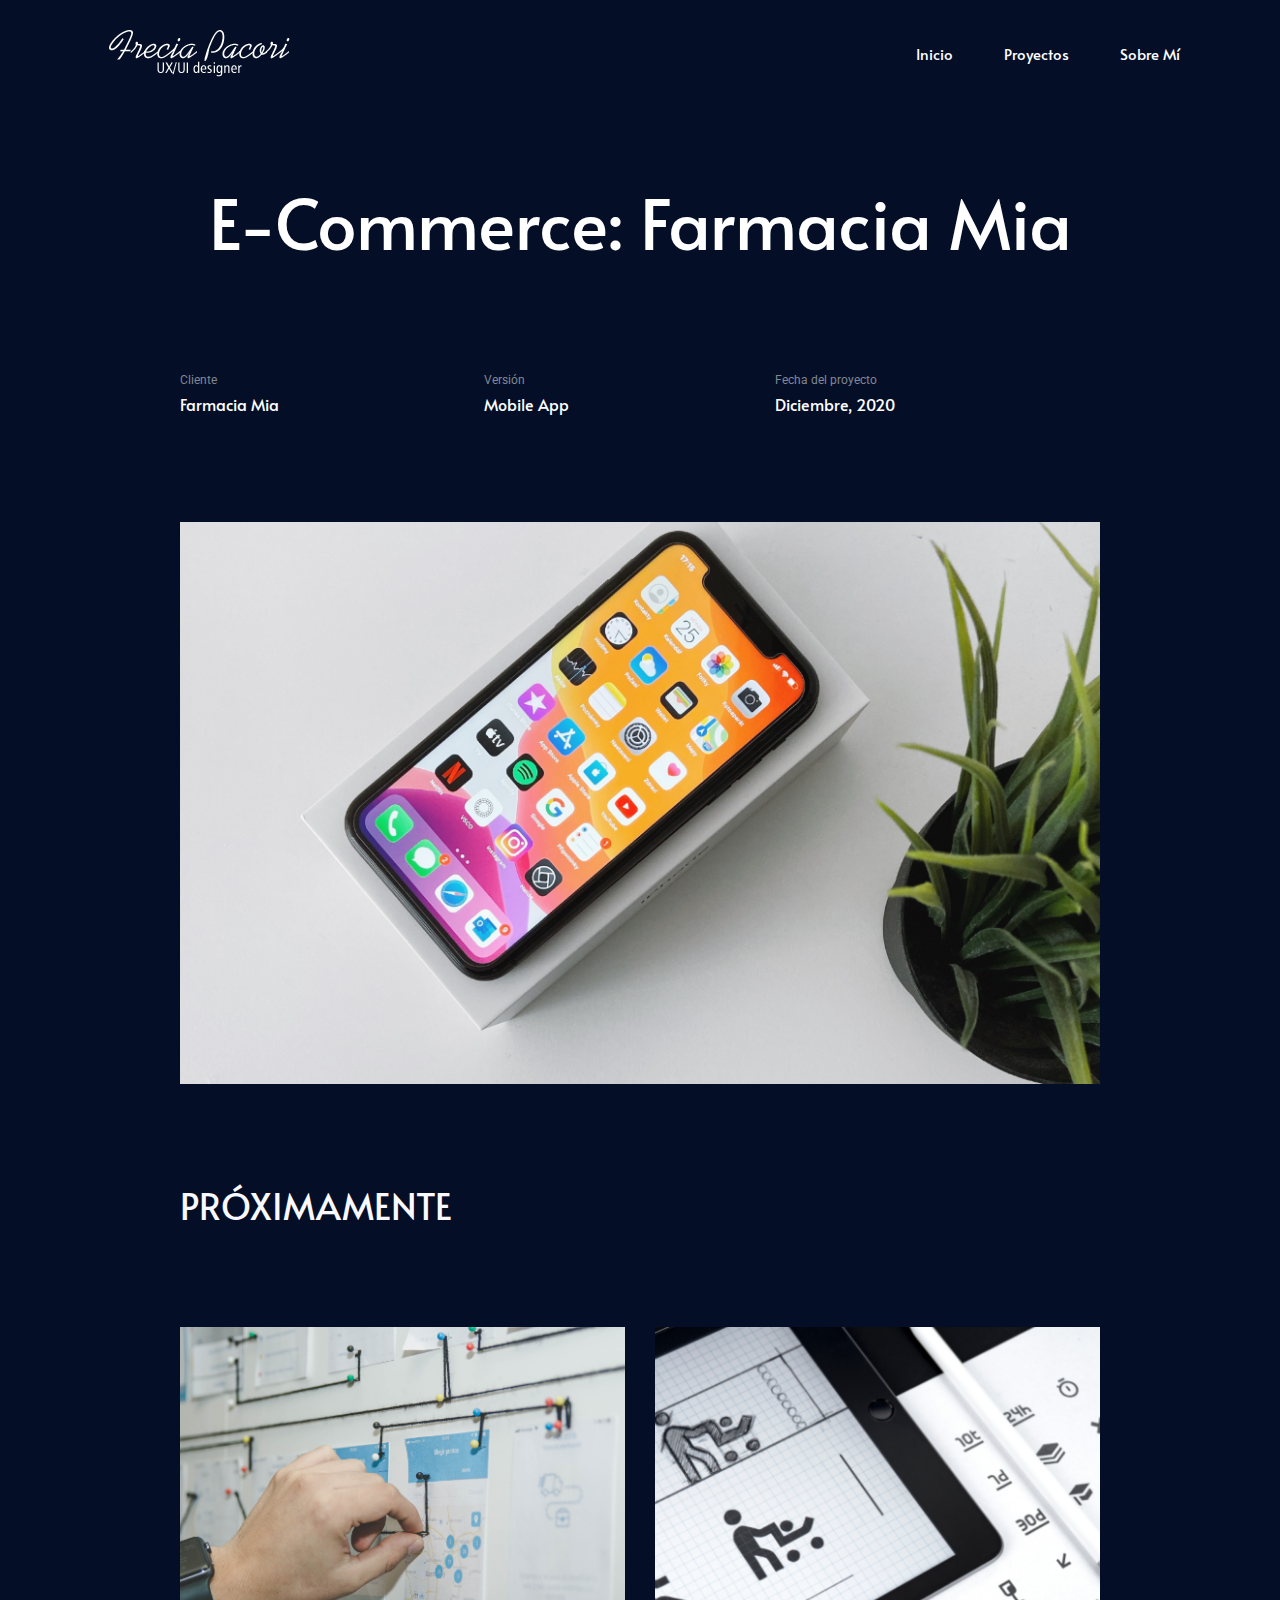
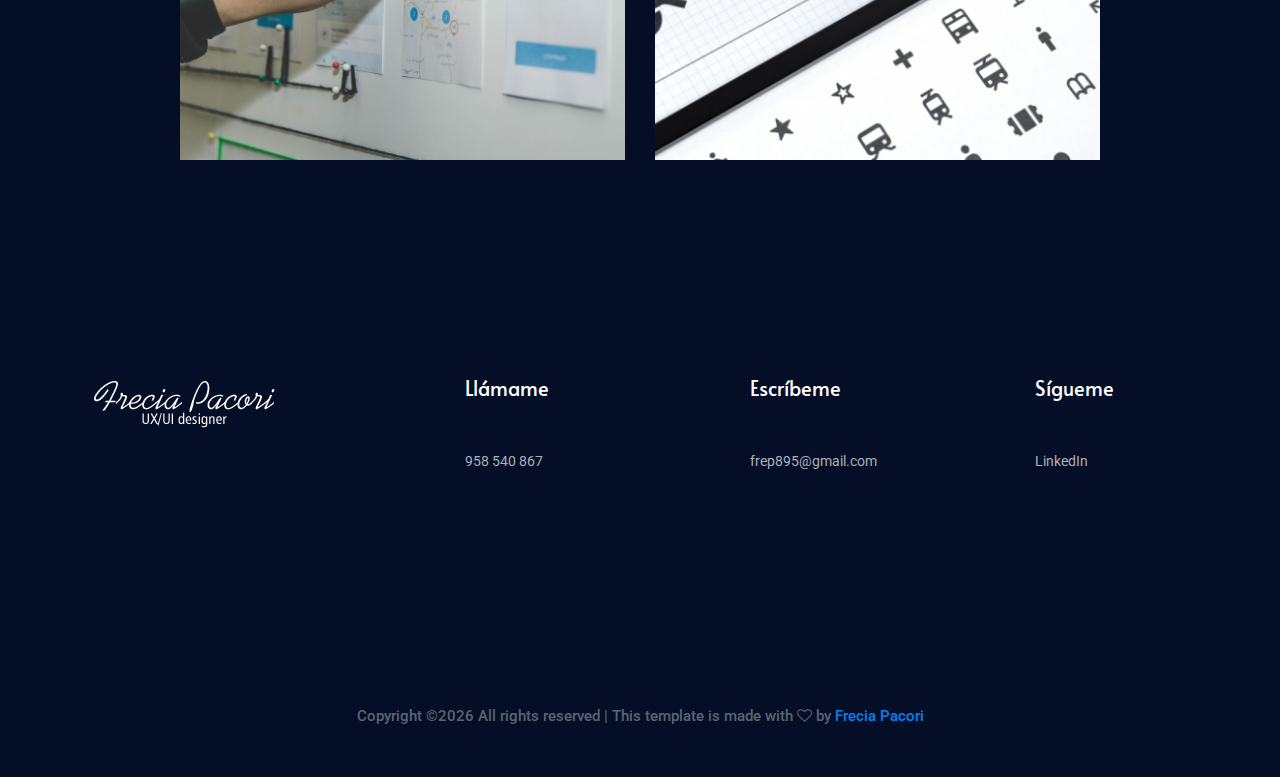
<file: work_detailsFarmacia.html>
<!doctype html>
<html class="no-js" lang="zxx">

<head>
    <meta charset="utf-8">
    <meta http-equiv="x-ua-compatible" content="ie=edge">
    <link  rel="icon"   href="img/UX.png" type="image/png" />
    <title>Frecia Pacori Ux Designer</title>
    <meta name="description" content="">
    <meta name="viewport" content="width=device-width, initial-scale=1">

    <!-- <link rel="manifest" href="site.webmanifest"> -->
    <!-- Place favicon.ico in the root directory -->

    <!-- CSS here -->
    <link rel="stylesheet" href="css/bootstrap.min.css">
    <link rel="stylesheet" href="css/owl.carousel.min.css">
    <link rel="stylesheet" href="css/magnific-popup.css">
    <link rel="stylesheet" href="css/font-awesome.min.css">
    <link rel="stylesheet" href="css/themify-icons.css">
    <link rel="stylesheet" href="css/nice-select.css">
    <link rel="stylesheet" href="css/flaticon.css">
    <link rel="stylesheet" href="css/gijgo.css">
    <link rel="stylesheet" href="css/animate.min.css">
    <link rel="stylesheet" href="css/slick.css">
    <link rel="stylesheet" href="css/slicknav.css">
    <link rel="stylesheet" href="css/style.css">
    <!-- <link rel="stylesheet" href="css/responsive.css"> -->
</head>

<body>
    <!--[if lte IE 9]>
            <p class="browserupgrade">You are using an <strong>outdated</strong> browser. Please <a href="https://browsehappy.com/">upgrade your browser</a> to improve your experience and security.</p>
        <![endif]-->

    <!-- header-start -->
    <header>
        <div class="header-area ">
            <div id="sticky-header" class="main-header-area">
                <div class="container-fluid">
                    <div class="row align-items-center">
                        <div class="col-xl-3 col-lg-2">
                            <div class="logo">
                                <a href="index.html">
                                    <img src="img/frep2.png" alt="">
                                </a>
                            </div>
                        </div>
                        <div class="col-xl-9 col-lg-10">
                            <div class="main-menu  d-none d-lg-block text-right">
                                <nav>
                                    <ul id="navigation">
                                        <li><a class="active" href="index.html">Inicio</a></li>
                                        <li><a href="index.html#proyectos">Proyectos</a></li>
                                        <li><a href="about.html">Sobre mí</a></li>
                                        <!--<li><a href="contact.html">Contacto</a></li>
                                           -->
                                        <!-- OTROS 
                                        
                                        <li><a class="active" href="index.html">home</a></li>
                                        <li><a href="about.html">About</a></li>
                                        
                                        <li><a href="#">blog <i class="ti-angle-down"></i></a>
                                            <ul class="submenu">
                                                <li><a href="blog.html">blog</a></li>
                                                <li><a href="single-blog.html">single-blog</a></li>
                                            </ul>
                                        </li>
                                        <li><a href="#">pages <i class="ti-angle-down"></i></a>
                                            <ul class="submenu">
                                                    <li><a href="portfolio-work.html">Portfolio work</a></li>
                                                 <li><a href="work_details.html">work details</a></li>
                                                 <li><a href="services.html">Services</a></li>
                                                 <li><a href="elements.html">elements</a></li>
                                            </ul>
                                        </li>
                                        <li><a href="contact.html">Contact</a></li>
                                        -->
                                    </ul>
                                </nav>
                            </div>
                        </div>
                        <div class="col-12">
                            <div class="mobile_menu d-block d-lg-none"></div>
                        </div>
                    </div>

                </div>
            </div>
        </div>
    </header>
    <!-- header-end -->

    <!-- bradcam_area  -->
    <div class="bradcam_area">
        <div class="container">
            <div class="row">
                <div class="col-xl-12">
                    <div class="bradcam_text text-center">
                        <h3>E-commerce: Farmacia Mia</h3>
                    </div>
                </div>
            </div>
        </div>
    </div>
    <!-- /bradcam_area  -->

    <div class="work_details_area">
        <div class="container">
            <div class="row justify-content-center">
                <div class="col-lg-10">
                    <div class="details_catagory_wrap">
                        <div class="single_catagory">
                            <span>Cliente</span>
                            <h4>Farmacia Mia</h4>
                        </div>
                        <div class="single_catagory">
                            <span>Versión</span>
                            <h4>Mobile App</h4>
                        </div>
                        <div class="single_catagory">
                            <span>Fecha del proyecto</span>
                            <h4>Diciembre, 2020</h4>
                        </div>
                        <!-- /bradcam_area  
                        <div class="single_catagory">
                            <span>Share Project</span>
                            <div class="social_links">
                                <a href="#"> <i class="fa fa-facebook"></i> </a>
                                <a href="#"> <i class="fa fa-linkedin"></i> </a>
                                <a href="#"> <i class="fa fa-pinterest-p"></i> </a>
                                <a href="#"> <i class="fa fa-twitter"></i> </a>
                            </div>
                        </div>-->
                        <div class="single_catagory">
                            <!-- /OTROS  <a class="boxed-btn3 porject_btn" href="#">Enlace de proyecto</a>-->
                        </div>
                    </div>
                    <div class="banner">
                        <img src="img/details/banner_details.png" alt="">
                    </div>
                    <div class="details_info">
                        <div class="row">
                            <div class="col-lg-6">
                                <div class="info white">
                                    <h11>PRÓXIMAMENTE</h11>
                                </div>
                            </div>
                            <div class="col-lg-6">
                                <div class="info">
                                    <!-- /OTROS  <p>A wonderful serenity has taken to the possession of my entire soul network infrastructure, including consolidation of established network designed and created infrastructure.</p>-->
                                </div>
                            </div>
                        </div>
                    </div>
                    <div class="details_single_img">
                        <div class="row">
                            <div class="col-lg-6 col-md-6">
                                <div class="thumb">
                                    <img src="img/details/1.png" alt="">
                                </div>
                            </div>
                            <div class="col-lg-6 col-md-6">
                                <div class="thumb">
                                    <img src="img/details/2.png" alt="">
                                </div>
                            </div>
                        </div>
                    </div>
                </div>
            </div>
        </div>
    </div>


    <!-- testimonial_area  
    <div class="testimonial_area ">
            <div class="outline_text white testmonial d-none d-lg-block">
                    Testimonial
            </div>
            <div class="container">
                <div class="row">
                    <div class="col-xl-12">
                        <div class="testmonial_active owl-carousel">
                            <div class="single_carousel">
                                <div class="row justify-content-center">
                                    <div class="col-lg-6">
                                        <div class="single_testmonial text-center">
                                                <div class="thumb">
                                                        <img src="img/testmonial/thumb.png" alt="">
                                                </div>
                                            <p>Innovative brewing methods and our coffee is sourced from various parts of the globe and are roasted to perfection. </p>
                                            <div class="testmonial_author">
                                                <h3>Mesica Chouhan</h3>
                                                <span>Mesica Chouhan</span>
                                            </div>
                                        </div>
                                    </div>
                                </div>
                            </div>
                            <div class="single_carousel">
                                <div class="row justify-content-center">
                                    <div class="col-lg-6">
                                        <div class="single_testmonial text-center">
                                                <div class="thumb">
                                                        <img src="img/testmonial/thumb.png" alt="">
                                                </div>
                                            <p>Innovative brewing methods and our coffee is sourced from various parts of the globe and are roasted to perfection. </p>
                                            <div class="testmonial_author">
                                                <h3>Mesica Chouhan</h3>
                                                <span>Mesica Chouhan</span>
                                            </div>
                                        </div>
                                    </div>
                                </div>
                            </div>
                            <div class="single_carousel">
                                <div class="row justify-content-center">
                                    <div class="col-lg-6">
                                        <div class="single_testmonial text-center">
                                                <div class="thumb">
                                                        <img src="img/testmonial/thumb.png" alt="">
                                                </div>
                                            <p>Innovative brewing methods and our coffee is sourced from various parts of the globe and are roasted to perfection. </p>
                                            <div class="testmonial_author">
                                                <h3>Mesica Chouhan</h3>
                                                <span>Mesica Chouhan</span>
                                            </div>
                                        </div>
                                    </div>
                                </div>
                            </div>
                        </div>
                    </div>
                </div>
            </div>
        </div>-->
    <!-- /testimonial_area  -->
    
    <!-- discuss_projects_start  
    <div class="discuss_projects">
            <div class="outline_text white project d-none d-lg-block">
                    Contáctame
            </div>
        <div class="container">
            <div class="row">
                <div class="col-xl-12">
                    <div class="project_text text-center">
                        <h3>¿Te gustaría trabajar conmigo?</h3>
                        <a class="boxed-btn3" href="contact.html">¡Hablemos!</a>
                    </div>
                </div>
            </div>
        </div>
    </div>-->
    <!-- discuss_projects_end  -->

    <!-- footer start -->
    <footer class="footer">
            <div class="footer_top">
                <div class="container">
                    <div class="row">
                        <div class="col-xl-4 col-md-6 col-lg-4">
                            <div class="footer_widget">
                               <div class="logo_footer">
                                   <a href="index.html">
                                       <img src="img/frep2.png" alt="">
                                   </a>
                               </div>
    
                            </div>
                        </div>
                        <div class="col-xl-3 col-md-6 col-lg-3">
                            <div class="footer_widget">
                                <h3 class="footer_title">
                                    Llámame
                                </h3>
                                <ul>
                                    <li><a>958 540 867</a></li>
                                </ul>
        
                            </div>
                        </div>
                        <div class="col-xl-3 col-md-6 col-lg-3">
                          <div class="footer_widget">
                              <h3 class="footer_title">
                                Escríbeme 
                              </h3>
                              <ul>
                                  <li><a>frep895@gmail.com</a></li>
                              </ul>
        
                          </div>
                      </div>


                        <!-- footer start
                        <div class="col-xl-3 col-md-6 col-lg-3">
                            <div class="footer_widget">
                                <h3 class="footer_title">
                                        Services
                                </h3>
                                <ul>
                                    <li><a href="#">Web Design</a></li>
                                    <li><a href="#">3D Modeling</a></li>
                                    <li><a href="#">Architectural Design</a></li>
                                </ul>
    
                            </div>
                        </div>
                        <div class="col-xl-3 col-md-6 col-lg-3">
                            <div class="footer_widget">
                                <h3 class="footer_title">
                                    Useful Links
                                </h3>
                                <ul>
                                    <li><a href="#">Work</a></li>
                                    <li><a href="#">About</a></li>
                                    <li><a href="#">Services</a></li>
                                    <li><a href="#">Contact</a></li>
                                </ul>
                            </div>
                        </div>
                        -->
                        <div class="col-xl-2 col-md-6 col-lg-2">
                            <div class="footer_widget">
                                <h3 class="footer_title">
                                        Sígueme
                                </h3>
                                <ul>
                                    <li><a href="https://www.linkedin.com/in/freciapacori/"  target="_blank"    >LinkedIn</a></li>
                                    <!-- footer start 
                                    <li><a href="#">Dribbble</a></li>
                                    <li><a href="#">Behance</a></li>
                                    <li><a href="#">Instagram</a></li>
                                    <li><a href="#">Facebook</a></li>-->
                                </ul>
                            </div>
                        </div>
                    </div>
                </div>
            </div>
            <div class="copy-right_text">
                <div class="container">
                    <div class="row">
                        <div class="col-xl-12">
                            <p class="copy_right text-center">
                                <!-- Link back to Colorlib can't be removed. Template is licensed under CC BY 3.0. -->
Copyright &copy;<script>document.write(new Date().getFullYear());</script> All rights reserved | This template is made with <i class="fa fa-heart-o" aria-hidden="true"></i> by <a href="https://www.linkedin.com/in/freciapacori/" target="_blank">Frecia Pacori</a>
<!-- Link back to Colorlib can't be removed. Template is licensed under CC BY 3.0. -->
                            </p>
                        </div>
                    </div>
                </div>
            </div>
        </footer>
    <!--/ footer end  -->

    <!-- JS here -->
    <script src="js/vendor/modernizr-3.5.0.min.js"></script>
    <script src="js/vendor/jquery-1.12.4.min.js"></script>
    <script src="js/popper.min.js"></script>
    <script src="js/bootstrap.min.js"></script>
    <script src="js/owl.carousel.min.js"></script>
    <script src="js/isotope.pkgd.min.js"></script>
    <script src="js/ajax-form.js"></script>
    <script src="js/waypoints.min.js"></script>
    <script src="js/jquery.counterup.min.js"></script>
    <script src="js/imagesloaded.pkgd.min.js"></script>
    <script src="js/scrollIt.js"></script>
    <script src="js/jquery.scrollUp.min.js"></script>
    <script src="js/wow.min.js"></script>
    <script src="js/nice-select.min.js"></script>
    <script src="js/jquery.slicknav.min.js"></script>
    <script src="js/jquery.magnific-popup.min.js"></script>
    <script src="js/plugins.js"></script>
    <script src="js/gijgo.min.js"></script>

    <!--contact js-->
    <script src="js/contact.js"></script>
    <script src="js/jquery.ajaxchimp.min.js"></script>
    <script src="js/jquery.form.js"></script>
    <script src="js/jquery.validate.min.js"></script>
    <script src="js/mail-script.js"></script>

    <script src="js/main.js"></script>
</body>

</html>
</file>
<file: css/themify-icons.css>
@font-face {
	font-family: 'themify';
	src:url('../fonts/themify.eot?-fvbane');
	src:url('../fonts/themify.eot?#iefix-fvbane') format('embedded-opentype'),
		url('../fonts/themify.woff?-fvbane') format('woff'),
		url('../fonts/themify.ttf?-fvbane') format('truetype'),
		url('../fonts/themify.svg?-fvbane#themify') format('svg');
	font-weight: normal;
	font-style: normal;
}

[class^="ti-"], [class*=" ti-"] {
	font-family: 'themify';
	/* speak: none; */
	font-style: normal;
	font-weight: normal;
	font-variant: normal;
	text-transform: none;
	line-height: 1;

	/* Better Font Rendering =========== */
	-webkit-font-smoothing: antialiased;
	-moz-osx-font-smoothing: grayscale;
}

.ti-wand:before {
	content: "\e600";
}
.ti-volume:before {
	content: "\e601";
}
.ti-user:before {
	content: "\e602";
}
.ti-unlock:before {
	content: "\e603";
}
.ti-unlink:before {
	content: "\e604";
}
.ti-trash:before {
	content: "\e605";
}
.ti-thought:before {
	content: "\e606";
}
.ti-target:before {
	content: "\e607";
}
.ti-tag:before {
	content: "\e608";
}
.ti-tablet:before {
	content: "\e609";
}
.ti-star:before {
	content: "\e60a";
}
.ti-spray:before {
	content: "\e60b";
}
.ti-signal:before {
	content: "\e60c";
}
.ti-shopping-cart:before {
	content: "\e60d";
}
.ti-shopping-cart-full:before {
	content: "\e60e";
}
.ti-settings:before {
	content: "\e60f";
}
.ti-search:before {
	content: "\e610";
}
.ti-zoom-in:before {
	content: "\e611";
}
.ti-zoom-out:before {
	content: "\e612";
}
.ti-cut:before {
	content: "\e613";
}
.ti-ruler:before {
	content: "\e614";
}
.ti-ruler-pencil:before {
	content: "\e615";
}
.ti-ruler-alt:before {
	content: "\e616";
}
.ti-bookmark:before {
	content: "\e617";
}
.ti-bookmark-alt:before {
	content: "\e618";
}
.ti-reload:before {
	content: "\e619";
}
.ti-plus:before {
	content: "\e61a";
}
.ti-pin:before {
	content: "\e61b";
}
.ti-pencil:before {
	content: "\e61c";
}
.ti-pencil-alt:before {
	content: "\e61d";
}
.ti-paint-roller:before {
	content: "\e61e";
}
.ti-paint-bucket:before {
	content: "\e61f";
}
.ti-na:before {
	content: "\e620";
}
.ti-mobile:before {
	content: "\e621";
}
.ti-minus:before {
	content: "\e622";
}
.ti-medall:before {
	content: "\e623";
}
.ti-medall-alt:before {
	content: "\e624";
}
.ti-marker:before {
	content: "\e625";
}
.ti-marker-alt:before {
	content: "\e626";
}
.ti-arrow-up:before {
	content: "\e627";
}
.ti-arrow-right:before {
	content: "\e628";
}
.ti-arrow-left:before {
	content: "\e629";
}
.ti-arrow-down:before {
	content: "\e62a";
}
.ti-lock:before {
	content: "\e62b";
}
.ti-location-arrow:before {
	content: "\e62c";
}
.ti-link:before {
	content: "\e62d";
}
.ti-layout:before {
	content: "\e62e";
}
.ti-layers:before {
	content: "\e62f";
}
.ti-layers-alt:before {
	content: "\e630";
}
.ti-key:before {
	content: "\e631";
}
.ti-import:before {
	content: "\e632";
}
.ti-image:before {
	content: "\e633";
}
.ti-heart:before {
	content: "\e634";
}
.ti-heart-broken:before {
	content: "\e635";
}
.ti-hand-stop:before {
	content: "\e636";
}
.ti-hand-open:before {
	content: "\e637";
}
.ti-hand-drag:before {
	content: "\e638";
}
.ti-folder:before {
	content: "\e639";
}
.ti-flag:before {
	content: "\e63a";
}
.ti-flag-alt:before {
	content: "\e63b";
}
.ti-flag-alt-2:before {
	content: "\e63c";
}
.ti-eye:before {
	content: "\e63d";
}
.ti-export:before {
	content: "\e63e";
}
.ti-exchange-vertical:before {
	content: "\e63f";
}
.ti-desktop:before {
	content: "\e640";
}
.ti-cup:before {
	content: "\e641";
}
.ti-crown:before {
	content: "\e642";
}
.ti-comments:before {
	content: "\e643";
}
.ti-comment:before {
	content: "\e644";
}
.ti-comment-alt:before {
	content: "\e645";
}
.ti-close:before {
	content: "\e646";
}
.ti-clip:before {
	content: "\e647";
}
.ti-angle-up:before {
	content: "\e648";
}
.ti-angle-right:before {
	content: "\e649";
}
.ti-angle-left:before {
	content: "\e64a";
}
.ti-angle-down:before {
	content: "\e64b";
}
.ti-check:before {
	content: "\e64c";
}
.ti-check-box:before {
	content: "\e64d";
}
.ti-camera:before {
	content: "\e64e";
}
.ti-announcement:before {
	content: "\e64f";
}
.ti-brush:before {
	content: "\e650";
}
.ti-briefcase:before {
	content: "\e651";
}
.ti-bolt:before {
	content: "\e652";
}
.ti-bolt-alt:before {
	content: "\e653";
}
.ti-blackboard:before {
	content: "\e654";
}
.ti-bag:before {
	content: "\e655";
}
.ti-move:before {
	content: "\e656";
}
.ti-arrows-vertical:before {
	content: "\e657";
}
.ti-arrows-horizontal:before {
	content: "\e658";
}
.ti-fullscreen:before {
	content: "\e659";
}
.ti-arrow-top-right:before {
	content: "\e65a";
}
.ti-arrow-top-left:before {
	content: "\e65b";
}
.ti-arrow-circle-up:before {
	content: "\e65c";
}
.ti-arrow-circle-right:before {
	content: "\e65d";
}
.ti-arrow-circle-left:before {
	content: "\e65e";
}
.ti-arrow-circle-down:before {
	content: "\e65f";
}
.ti-angle-double-up:before {
	content: "\e660";
}
.ti-angle-double-right:before {
	content: "\e661";
}
.ti-angle-double-left:before {
	content: "\e662";
}
.ti-angle-double-down:before {
	content: "\e663";
}
.ti-zip:before {
	content: "\e664";
}
.ti-world:before {
	content: "\e665";
}
.ti-wheelchair:before {
	content: "\e666";
}
.ti-view-list:before {
	content: "\e667";
}
.ti-view-list-alt:before {
	content: "\e668";
}
.ti-view-grid:before {
	content: "\e669";
}
.ti-uppercase:before {
	content: "\e66a";
}
.ti-upload:before {
	content: "\e66b";
}
.ti-underline:before {
	content: "\e66c";
}
.ti-truck:before {
	content: "\e66d";
}
.ti-timer:before {
	content: "\e66e";
}
.ti-ticket:before {
	content: "\e66f";
}
.ti-thumb-up:before {
	content: "\e670";
}
.ti-thumb-down:before {
	content: "\e671";
}
.ti-text:before {
	content: "\e672";
}
.ti-stats-up:before {
	content: "\e673";
}
.ti-stats-down:before {
	content: "\e674";
}
.ti-split-v:before {
	content: "\e675";
}
.ti-split-h:before {
	content: "\e676";
}
.ti-smallcap:before {
	content: "\e677";
}
.ti-shine:before {
	content: "\e678";
}
.ti-shift-right:before {
	content: "\e679";
}
.ti-shift-left:before {
	content: "\e67a";
}
.ti-shield:before {
	content: "\e67b";
}
.ti-notepad:before {
	content: "\e67c";
}
.ti-server:before {
	content: "\e67d";
}
.ti-quote-right:before {
	content: "\e67e";
}
.ti-quote-left:before {
	content: "\e67f";
}
.ti-pulse:before {
	content: "\e680";
}
.ti-printer:before {
	content: "\e681";
}
.ti-power-off:before {
	content: "\e682";
}
.ti-plug:before {
	content: "\e683";
}
.ti-pie-chart:before {
	content: "\e684";
}
.ti-paragraph:before {
	content: "\e685";
}
.ti-panel:before {
	content: "\e686";
}
.ti-package:before {
	content: "\e687";
}
.ti-music:before {
	content: "\e688";
}
.ti-music-alt:before {
	content: "\e689";
}
.ti-mouse:before {
	content: "\e68a";
}
.ti-mouse-alt:before {
	content: "\e68b";
}
.ti-money:before {
	content: "\e68c";
}
.ti-microphone:before {
	content: "\e68d";
}
.ti-menu:before {
	content: "\e68e";
}
.ti-menu-alt:before {
	content: "\e68f";
}
.ti-map:before {
	content: "\e690";
}
.ti-map-alt:before {
	content: "\e691";
}
.ti-loop:before {
	content: "\e692";
}
.ti-location-pin:before {
	content: "\e693";
}
.ti-list:before {
	content: "\e694";
}
.ti-light-bulb:before {
	content: "\e695";
}
.ti-Italic:before {
	content: "\e696";
}
.ti-info:before {
	content: "\e697";
}
.ti-infinite:before {
	content: "\e698";
}
.ti-id-badge:before {
	content: "\e699";
}
.ti-hummer:before {
	content: "\e69a";
}
.ti-home:before {
	content: "\e69b";
}
.ti-help:before {
	content: "\e69c";
}
.ti-headphone:before {
	content: "\e69d";
}
.ti-harddrives:before {
	content: "\e69e";
}
.ti-harddrive:before {
	content: "\e69f";
}
.ti-gift:before {
	content: "\e6a0";
}
.ti-game:before {
	content: "\e6a1";
}
.ti-filter:before {
	content: "\e6a2";
}
.ti-files:before {
	content: "\e6a3";
}
.ti-file:before {
	content: "\e6a4";
}
.ti-eraser:before {
	content: "\e6a5";
}
.ti-envelope:before {
	content: "\e6a6";
}
.ti-download:before {
	content: "\e6a7";
}
.ti-direction:before {
	content: "\e6a8";
}
.ti-direction-alt:before {
	content: "\e6a9";
}
.ti-dashboard:before {
	content: "\e6aa";
}
.ti-control-stop:before {
	content: "\e6ab";
}
.ti-control-shuffle:before {
	content: "\e6ac";
}
.ti-control-play:before {
	content: "\e6ad";
}
.ti-control-pause:before {
	content: "\e6ae";
}
.ti-control-forward:before {
	content: "\e6af";
}
.ti-control-backward:before {
	content: "\e6b0";
}
.ti-cloud:before {
	content: "\e6b1";
}
.ti-cloud-up:before {
	content: "\e6b2";
}
.ti-cloud-down:before {
	content: "\e6b3";
}
.ti-clipboard:before {
	content: "\e6b4";
}
.ti-car:before {
	content: "\e6b5";
}
.ti-calendar:before {
	content: "\e6b6";
}
.ti-book:before {
	content: "\e6b7";
}
.ti-bell:before {
	content: "\e6b8";
}
.ti-basketball:before {
	content: "\e6b9";
}
.ti-bar-chart:before {
	content: "\e6ba";
}
.ti-bar-chart-alt:before {
	content: "\e6bb";
}
.ti-back-right:before {
	content: "\e6bc";
}
.ti-back-left:before {
	content: "\e6bd";
}
.ti-arrows-corner:before {
	content: "\e6be";
}
.ti-archive:before {
	content: "\e6bf";
}
.ti-anchor:before {
	content: "\e6c0";
}
.ti-align-right:before {
	content: "\e6c1";
}
.ti-align-left:before {
	content: "\e6c2";
}
.ti-align-justify:before {
	content: "\e6c3";
}
.ti-align-center:before {
	content: "\e6c4";
}
.ti-alert:before {
	content: "\e6c5";
}
.ti-alarm-clock:before {
	content: "\e6c6";
}
.ti-agenda:before {
	content: "\e6c7";
}
.ti-write:before {
	content: "\e6c8";
}
.ti-window:before {
	content: "\e6c9";
}
.ti-widgetized:before {
	content: "\e6ca";
}
.ti-widget:before {
	content: "\e6cb";
}
.ti-widget-alt:before {
	content: "\e6cc";
}
.ti-wallet:before {
	content: "\e6cd";
}
.ti-video-clapper:before {
	content: "\e6ce";
}
.ti-video-camera:before {
	content: "\e6cf";
}
.ti-vector:before {
	content: "\e6d0";
}
.ti-themify-logo:before {
	content: "\e6d1";
}
.ti-themify-favicon:before {
	content: "\e6d2";
}
.ti-themify-favicon-alt:before {
	content: "\e6d3";
}
.ti-support:before {
	content: "\e6d4";
}
.ti-stamp:before {
	content: "\e6d5";
}
.ti-split-v-alt:before {
	content: "\e6d6";
}
.ti-slice:before {
	content: "\e6d7";
}
.ti-shortcode:before {
	content: "\e6d8";
}
.ti-shift-right-alt:before {
	content: "\e6d9";
}
.ti-shift-left-alt:before {
	content: "\e6da";
}
.ti-ruler-alt-2:before {
	content: "\e6db";
}
.ti-receipt:before {
	content: "\e6dc";
}
.ti-pin2:before {
	content: "\e6dd";
}
.ti-pin-alt:before {
	content: "\e6de";
}
.ti-pencil-alt2:before {
	content: "\e6df";
}
.ti-palette:before {
	content: "\e6e0";
}
.ti-more:before {
	content: "\e6e1";
}
.ti-more-alt:before {
	content: "\e6e2";
}
.ti-microphone-alt:before {
	content: "\e6e3";
}
.ti-magnet:before {
	content: "\e6e4";
}
.ti-line-double:before {
	content: "\e6e5";
}
.ti-line-dotted:before {
	content: "\e6e6";
}
.ti-line-dashed:before {
	content: "\e6e7";
}
.ti-layout-width-full:before {
	content: "\e6e8";
}
.ti-layout-width-default:before {
	content: "\e6e9";
}
.ti-layout-width-default-alt:before {
	content: "\e6ea";
}
.ti-layout-tab:before {
	content: "\e6eb";
}
.ti-layout-tab-window:before {
	content: "\e6ec";
}
.ti-layout-tab-v:before {
	content: "\e6ed";
}
.ti-layout-tab-min:before {
	content: "\e6ee";
}
.ti-layout-slider:before {
	content: "\e6ef";
}
.ti-layout-slider-alt:before {
	content: "\e6f0";
}
.ti-layout-sidebar-right:before {
	content: "\e6f1";
}
.ti-layout-sidebar-none:before {
	content: "\e6f2";
}
.ti-layout-sidebar-left:before {
	content: "\e6f3";
}
.ti-layout-placeholder:before {
	content: "\e6f4";
}
.ti-layout-menu:before {
	content: "\e6f5";
}
.ti-layout-menu-v:before {
	content: "\e6f6";
}
.ti-layout-menu-separated:before {
	content: "\e6f7";
}
.ti-layout-menu-full:before {
	content: "\e6f8";
}
.ti-layout-media-right-alt:before {
	content: "\e6f9";
}
.ti-layout-media-right:before {
	content: "\e6fa";
}
.ti-layout-media-overlay:before {
	content: "\e6fb";
}
.ti-layout-media-overlay-alt:before {
	content: "\e6fc";
}
.ti-layout-media-overlay-alt-2:before {
	content: "\e6fd";
}
.ti-layout-media-left-alt:before {
	content: "\e6fe";
}
.ti-layout-media-left:before {
	content: "\e6ff";
}
.ti-layout-media-center-alt:before {
	content: "\e700";
}
.ti-layout-media-center:before {
	content: "\e701";
}
.ti-layout-list-thumb:before {
	content: "\e702";
}
.ti-layout-list-thumb-alt:before {
	content: "\e703";
}
.ti-layout-list-post:before {
	content: "\e704";
}
.ti-layout-list-large-image:before {
	content: "\e705";
}
.ti-layout-line-solid:before {
	content: "\e706";
}
.ti-layout-grid4:before {
	content: "\e707";
}
.ti-layout-grid3:before {
	content: "\e708";
}
.ti-layout-grid2:before {
	content: "\e709";
}
.ti-layout-grid2-thumb:before {
	content: "\e70a";
}
.ti-layout-cta-right:before {
	content: "\e70b";
}
.ti-layout-cta-left:before {
	content: "\e70c";
}
.ti-layout-cta-center:before {
	content: "\e70d";
}
.ti-layout-cta-btn-right:before {
	content: "\e70e";
}
.ti-layout-cta-btn-left:before {
	content: "\e70f";
}
.ti-layout-column4:before {
	content: "\e710";
}
.ti-layout-column3:before {
	content: "\e711";
}
.ti-layout-column2:before {
	content: "\e712";
}
.ti-layout-accordion-separated:before {
	content: "\e713";
}
.ti-layout-accordion-merged:before {
	content: "\e714";
}
.ti-layout-accordion-list:before {
	content: "\e715";
}
.ti-ink-pen:before {
	content: "\e716";
}
.ti-info-alt:before {
	content: "\e717";
}
.ti-help-alt:before {
	content: "\e718";
}
.ti-headphone-alt:before {
	content: "\e719";
}
.ti-hand-point-up:before {
	content: "\e71a";
}
.ti-hand-point-right:before {
	content: "\e71b";
}
.ti-hand-point-left:before {
	content: "\e71c";
}
.ti-hand-point-down:before {
	content: "\e71d";
}
.ti-gallery:before {
	content: "\e71e";
}
.ti-face-smile:before {
	content: "\e71f";
}
.ti-face-sad:before {
	content: "\e720";
}
.ti-credit-card:before {
	content: "\e721";
}
.ti-control-skip-forward:before {
	content: "\e722";
}
.ti-control-skip-backward:before {
	content: "\e723";
}
.ti-control-record:before {
	content: "\e724";
}
.ti-control-eject:before {
	content: "\e725";
}
.ti-comments-smiley:before {
	content: "\e726";
}
.ti-brush-alt:before {
	content: "\e727";
}
.ti-youtube:before {
	content: "\e728";
}
.ti-vimeo:before {
	content: "\e729";
}
.ti-twitter:before {
	content: "\e72a";
}
.ti-time:before {
	content: "\e72b";
}
.ti-tumblr:before {
	content: "\e72c";
}
.ti-skype:before {
	content: "\e72d";
}
.ti-share:before {
	content: "\e72e";
}
.ti-share-alt:before {
	content: "\e72f";
}
.ti-rocket:before {
	content: "\e730";
}
.ti-pinterest:before {
	content: "\e731";
}
.ti-new-window:before {
	content: "\e732";
}
.ti-microsoft:before {
	content: "\e733";
}
.ti-list-ol:before {
	content: "\e734";
}
.ti-linkedin:before {
	content: "\e735";
}
.ti-layout-sidebar-2:before {
	content: "\e736";
}
.ti-layout-grid4-alt:before {
	content: "\e737";
}
.ti-layout-grid3-alt:before {
	content: "\e738";
}
.ti-layout-grid2-alt:before {
	content: "\e739";
}
.ti-layout-column4-alt:before {
	content: "\e73a";
}
.ti-layout-column3-alt:before {
	content: "\e73b";
}
.ti-layout-column2-alt:before {
	content: "\e73c";
}
.ti-instagram:before {
	content: "\e73d";
}
.ti-google:before {
	content: "\e73e";
}
.ti-github:before {
	content: "\e73f";
}
.ti-flickr:before {
	content: "\e740";
}
.ti-facebook:before {
	content: "\e741";
}
.ti-dropbox:before {
	content: "\e742";
}
.ti-dribbble:before {
	content: "\e743";
}
.ti-apple:before {
	content: "\e744";
}
.ti-android:before {
	content: "\e745";
}
.ti-save:before {
	content: "\e746";
}
.ti-save-alt:before {
	content: "\e747";
}
.ti-yahoo:before {
	content: "\e748";
}
.ti-wordpress:before {
	content: "\e749";
}
.ti-vimeo-alt:before {
	content: "\e74a";
}
.ti-twitter-alt:before {
	content: "\e74b";
}
.ti-tumblr-alt:before {
	content: "\e74c";
}
.ti-trello:before {
	content: "\e74d";
}
.ti-stack-overflow:before {
	content: "\e74e";
}
.ti-soundcloud:before {
	content: "\e74f";
}
.ti-sharethis:before {
	content: "\e750";
}
.ti-sharethis-alt:before {
	content: "\e751";
}
.ti-reddit:before {
	content: "\e752";
}
.ti-pinterest-alt:before {
	content: "\e753";
}
.ti-microsoft-alt:before {
	content: "\e754";
}
.ti-linux:before {
	content: "\e755";
}
.ti-jsfiddle:before {
	content: "\e756";
}
.ti-joomla:before {
	content: "\e757";
}
.ti-html5:before {
	content: "\e758";
}
.ti-flickr-alt:before {
	content: "\e759";
}
.ti-email:before {
	content: "\e75a";
}
.ti-drupal:before {
	content: "\e75b";
}
.ti-dropbox-alt:before {
	content: "\e75c";
}
.ti-css3:before {
	content: "\e75d";
}
.ti-rss:before {
	content: "\e75e";
}
.ti-rss-alt:before {
	content: "\e75f";
}
</file>
<file: css/nice-select.css>
.nice-select {
  -webkit-tap-highlight-color: transparent;
  background-color: #fff;
  border-radius: 5px;
  border: solid 1px #e8e8e8;
  box-sizing: border-box;
  clear: both;
  cursor: pointer;
  display: block;
  float: left;
  font-family: inherit;
  font-size: 14px;
  font-weight: normal;
  height: 42px;
  line-height: 40px;
  outline: none;
  padding-left: 18px;
  padding-right: 30px;
  position: relative;
  text-align: left !important;
  -webkit-transition: all 0.2s ease-in-out;
  transition: all 0.2s ease-in-out;
  -webkit-user-select: none;
     -moz-user-select: none;
      -ms-user-select: none;
          user-select: none;
  white-space: nowrap;
  width: auto; }
  .nice-select:hover {
    border-color: #dbdbdb; }
  .nice-select:active, .nice-select.open, .nice-select:focus {
    border-color: #999; }


  .nice-select.disabled {
    border-color: #ededed;
    color: #999;
    pointer-events: none; }
    .nice-select.disabled:after {
      border-color: #cccccc; }
  .nice-select.wide {
    width: 100%; }
    .nice-select.wide .list {
      left: 0 !important;
      right: 0 !important; }
  .nice-select.right {
    float: right; }
    .nice-select.right .list {
      left: auto;
      right: 0; }
  .nice-select.small {
    font-size: 12px;
    height: 36px;
    line-height: 34px; }
    .nice-select.small:after {
      height: 4px;
      width: 4px; }
    .nice-select.small .option {
      line-height: 34px;
      min-height: 34px; }
  .nice-select .list {
    background-color: #fff;
    border-radius: 5px;
    box-shadow: 0 0 0 1px rgba(68, 68, 68, 0.11);
    box-sizing: border-box;
    margin-top: 4px;
    opacity: 0;
    overflow: hidden;
    padding: 0;
    pointer-events: none;
    position: absolute;
    top: 100%;
    left: 0;
    -webkit-transform-origin: 50% 0;
        -ms-transform-origin: 50% 0;
            transform-origin: 50% 0;
    -webkit-transform: scale(0.75) translateY(-21px);
        -ms-transform: scale(0.75) translateY(-21px);
            transform: scale(0.75) translateY(-21px);
    -webkit-transition: all 0.2s cubic-bezier(0.5, 0, 0, 1.25), opacity 0.15s ease-out;
    transition: all 0.2s cubic-bezier(0.5, 0, 0, 1.25), opacity 0.15s ease-out;
    z-index: 9; }
    .nice-select .list:hover .option:not(:hover) {
      background-color: transparent !important; }
  .nice-select .option {
    cursor: pointer;
    font-weight: 400;
    line-height: 40px;
    list-style: none;
    min-height: 40px;
    outline: none;
    padding-left: 18px;
    padding-right: 29px;
    text-align: left;
    -webkit-transition: all 0.2s;
    transition: all 0.2s; }
    .nice-select .option:hover, .nice-select .option.focus, .nice-select .option.selected.focus {
      background-color: #f6f6f6; }
    .nice-select .option.selected {
      font-weight: bold; }
    .nice-select .option.disabled {
      background-color: transparent;
      color: #999;
      cursor: default; }

.no-csspointerevents .nice-select .list {
  display: none; }

.no-csspointerevents .nice-select.open .list {
  display: block; }





  /* ,,,,,,,,,,,,,,,, */


  .nice-select:after {
    content: "\e64b";
    display: block;
    height: 5px;
    margin-top: -5px;
    pointer-events: none;
    position: absolute;
    right: 30px;
    top: 8px;
    transition: all 0.15s ease-in-out;
    width: 5px;
    font-family: 'themify';
    color: #ddd; }

    .nice-select.open:after {
 }
    .nice-select.open .list {
      opacity: 1;
      pointer-events: auto;
      -webkit-transform: scale(1) translateY(0);
          -ms-transform: scale(1) translateY(0);
              transform: scale(1) translateY(0); }
</file>
<file: css/flaticon.css>
/*
  	Flaticon icon font: Flaticon
  	Creation date: 07/09/2019 08:07
  	*/

	  @font-face {
		font-family: "Flaticon";
		src: url("../fonts/Flaticon.eot");
		src: url("../fonts/Flaticon.eot");
		src: url("../fonts/Flaticon.eot?#iefix") format("embedded-opentype"),
			 url("../fonts/Flaticon.woff2") format("woff2"),
			 url("../fonts/Flaticon.woff") format("woff"),
			 url("../fonts/Flaticon.ttf") format("truetype"),
			 url("../fonts/Flaticon.svg#Flaticon") format("svg");
		font-weight: normal;
		font-style: normal;
	  }
	  
	  @media screen and (-webkit-min-device-pixel-ratio:0) {
		@font-face {
		  font-family: "Flaticon";
		  src: url("./Flaticon.svg#Flaticon") format("svg");
		}
	  }
	  
	  [class^="flaticon-"]:before, [class*=" flaticon-"]:before,
	  [class^="flaticon-"]:after, [class*=" flaticon-"]:after {   
		font-family: Flaticon;
			  font-size: 20px;
	  font-style: normal;
	  margin-left: 20px;
	  }
	  
	.flaticon-legal-paper:before {
		content: "\e001";
	}
	.flaticon-case:before {
		content: "\e002";
	}
	.flaticon-survey:before {
		content: "\e003";
	}
	.flaticon-bar-chart:before {
		content: "\e004";
	}
	.flaticon-controls:before {
		content: "\e005";
	}
	.flaticon-puzzle:before {
		content: "\e006";
	}
	.flaticon-right:before {
		content: "\e007";
	}
</file>
<file: css/gijgo.css>
.gj-button {
    background-color: #f5f5f5;
    border: 1px solid #ddd;
    color: #000;
    border-radius: 3px;
    padding: 6px 10px;
    cursor: pointer;
}

.gj-unselectable {
    -webkit-touch-callout: none;
    -webkit-user-select: none;
    -khtml-user-select: none;
    -moz-user-select: none;
    -ms-user-select: none;
    user-select: none;
}

.gj-row {
    display: -webkit-box;
    display: -ms-flexbox;
    display: flex;
    -ms-flex-wrap: wrap;
    flex-wrap: wrap;
}

.gj-margin-left-5 {
    margin-left: 5px;
}

.gj-margin-left-10 {
    margin-left: 10px;
}

.gj-width-full {
    width: 100%;
}

.gj-cursor-pointer {
    cursor: pointer;
}

.gj-text-align-center {
    text-align: center;
}

.gj-font-size-16 {
    font-size: 16px;
}

.gj-hidden {
    display: none;
}

/** Material Design */
.gj-button-md {
    background: 0 0;
    border: none;
    border-radius: 2px;
    color: rgba(0, 0, 0, 0.87);
    position: relative;
    height: 36px;
    margin: 0;
    min-width: 64px;
    padding: 0 16px;
    display: inline-block;
    font-family: "Roboto","Helvetica","Arial",sans-serif;
    font-size: 1rem;
    font-weight: 500;
    text-transform: uppercase;
    letter-spacing: 0;
    overflow: hidden;
    will-change: box-shadow;
    transition: box-shadow .2s cubic-bezier(.4,0,1,1),background-color .2s cubic-bezier(.4,0,.2,1),color .2s cubic-bezier(.4,0,.2,1);
    outline: none;
    cursor: pointer;
    text-decoration: none;
    text-align: center;
    line-height: 36px;
    vertical-align: middle;
    overflow: hidden;
    -webkit-user-select: none;
    -moz-user-select: none;
    -ms-user-select: none;
    user-select: none;
}

.gj-button-md:hover {
    background-color: rgba(158,158,158,.2);
}

.gj-button-md:disabled {
    color: rgba(0,0,0,.26);
    background: 0 0;
}

.gj-button-md .material-icons,
.gj-button-md .gj-icon {
    vertical-align: middle;
    /*font-size: 1.3rem;
    margin-right: 4px;*/
}

.gj-button-md.gj-button-md-icon {
    width: 24px;
    height: 31px;
    min-width: 24px;
    padding: 0px;
    display: table;
}

.gj-button-md.gj-button-md-icon .material-icons,
.gj-button-md.gj-button-md-icon .gj-icon {
    display: table-cell;
    margin-right: 0px;
    width: 24px;
    height: 24px;
}

.gj-button-md.active {
    background-color: rgba(158,158,158,.4);
}

.gj-button-md-group {
    position: relative;
    display: inline-block;
    vertical-align: middle;
}

.gj-textbox-md {
    border: none;
    border-bottom: 1px solid rgba(0,0,0,.42);
    display: block;
    font-family: "Helvetica","Arial",sans-serif;
    font-size: 16px;
    line-height: 16px;
    padding: 4px 0px;
    margin: 0;
    width: 100%;
    background: 0 0;
    text-align: left;
    color: rgba(0,0,0,.87);
}

.gj-textbox-md:focus,
.gj-textbox-md:active {
    border-bottom: 2px solid rgba(0,0,0,.42);
    outline: none;
}

.gj-textbox-md::placeholder {
    color: #8e8e8e;
}

.gj-textbox-md:-ms-input-placeholder {
    color: #8e8e8e;
}

.gj-textbox-md::-ms-input-placeholder {
    color: #8e8e8e;
}

.gj-md-spacer-24 {
    min-width: 24px;
    width: 24px;
    display: inline-block;
}

.gj-md-spacer-32 {
    min-width: 32px;
    width: 32px;
    display: inline-block;
}

.gj-modal {
    position: fixed;
    top: 0;
    right: 0;
    bottom: 0;
    left: 0;
    z-index: 1203;
    display: none;
    overflow: hidden;
    -webkit-overflow-scrolling: touch;
    outline: 0;
    background-color: rgba(0, 0, 0, 0.54118);
    transition: 200ms ease opacity;
    will-change: opacity;
}

/* List */
ul.gj-list li [data-role="wrapper"] {
    display: table;
    width: 100%;
}

ul.gj-list li [data-role="checkbox"] {
    display: table-cell;
    vertical-align:middle;
    text-align:center;
}

ul.gj-list li [data-role="image"] {
    display: table-cell;
    vertical-align:middle;
    text-align:center;
}

ul.gj-list li [data-role="display"] {
    display: table-cell;
    vertical-align:middle;
    cursor: pointer;
}

ul.gj-list li [data-role="display"]:empty:before {
  content: "\200b"; /* unicode zero width space character */
}

/* List - Bootstrap */
ul.gj-list-bootstrap {
    padding-left: 0px;
    margin-bottom: 0px;
}

ul.gj-list-bootstrap li {
    padding: 0px;
}

ul.gj-list-bootstrap li [data-role="wrapper"] {
    padding: 0px 10px;
}

ul.gj-list-bootstrap li [data-role="checkbox"] {
    width: 24px;
    padding: 3px;
}

ul.gj-list-bootstrap li [data-role="image"] {
    width: 24px;
    height: 24px;
}

ul.gj-list-bootstrap li [data-role="display"] {
    padding: 8px 0px 8px 4px;
}

.list-group-item.active ul li, .list-group-item.active:focus ul li, .list-group-item.active:hover ul li {
    text-shadow: none;
    color:initial;
}

/* List - Material Design */
ul.gj-list-md {
    padding: 0px;
    list-style: none;
    list-style-type: none;
    line-height: 24px;
    letter-spacing: 0;
    color: #616161; /* Gray 700 */
}

ul.gj-list-md li {
    display: list-item;
    list-style-type: none;
    padding: 0px;
    min-height: unset;
    box-sizing: border-box;
    align-items: center;
    cursor: default;
    overflow: hidden;

    font-family: "Roboto","Helvetica","Arial",sans-serif;
    font-size: 16px;
    font-weight: 400;
    letter-spacing: .04em;
    line-height: 1;
    
    -webkit-flex-direction: row;
    -ms-flex-direction: row;
    flex-direction: row;
    -webkit-flex-wrap: nowrap;
    -ms-flex-wrap: nowrap;
    flex-wrap: nowrap;
}

ul.gj-list-md li [data-role="checkbox"] {
    height: 24px;
    width: 24px;
}

ul.gj-list-md li [data-role="image"] {
    height: 24px;
    width: 24px;
}

ul.gj-list-md li [data-role="display"] {
    padding: 8px 0px 8px 5px;
    order: 0;
    flex-grow: 2;
    text-decoration: none;
    box-sizing: border-box;
    align-items: center;
    text-align: left;
    color: rgba(0,0,0,.87);
}

ul.gj-list-md li.disabled>[data-role="wrapper"]>[data-role="display"] {
    color: #9E9E9E; /* Gray 500 */
}

.gj-list-md-active {
    background: #e0e0e0;
    color: #3f51b5;
}


/* Picker */
.gj-picker {
    position: absolute;
    z-index: 1203;
    background-color: #fff;
}

.gj-picker .selected {
    color: #fff;
}

/* Material Design */
.gj-picker-md {
    font-family: "Roboto","Helvetica","Arial",sans-serif;
    font-size: 16px;
    font-weight: 400;
    letter-spacing: .04em;
    line-height: 1;
    color: rgba(0,0,0,.87);
    border: 1px solid #E0E0E0;
}

.gj-modal .gj-picker-md {
    border: 0px;
}

.gj-picker-md [role="header"] {
    color: rgba(255, 255, 255, 0.54);
    display: flex;
    background: #2196f3;
    align-items: baseline;
    user-select: none;
    justify-content: center;
}

.gj-picker-md [role="footer"] {
    float: right;
    padding: 10px;
}

.gj-picker-md [role="footer"] button.gj-button-md {
    color: #2196f3;
    font-weight: bold;
    font-size: 13px;
}

/* Bootstrap */
.gj-picker-bootstrap {
    border-radius: 4px;
    border: 1px solid #E0E0E0;
}

.gj-picker-bootstrap .selected {
    color: #888;
}

.gj-picker-bootstrap [role="header"] {
    background: #eee;
    color: #AAA;
}
@font-face {
    font-family: 'gijgo-material';
    src: url('../fonts/gijgo-material.eot?235541');
    src: url('../fonts/gijgo-material.eot?235541#iefix') format('embedded-opentype'), url('../fonts/gijgo-material.ttf?235541') format('truetype'), url('../fonts/gijgo-material.woff?235541') format('woff'), url('../fonts/gijgo-material.svg?235541#gijgo-material') format('svg');
    font-weight: normal;
    font-style: normal;
}

.gj-icon {
    /* use !important to prevent issues with browser extensions that change fonts */
    font-family: 'gijgo-material' !important;
    font-size: 24px;
    speak: none;
    font-style: normal;
    font-weight: normal;
    font-variant: normal;
    text-transform: none;
    line-height: 1;
    /* Enable Ligatures ================ */
    letter-spacing: 0;
    -webkit-font-feature-settings: "liga";
    -moz-font-feature-settings: "liga=1";
    -moz-font-feature-settings: "liga";
    -ms-font-feature-settings: "liga" 1;
    font-feature-settings: "liga";
    -webkit-font-variant-ligatures: discretionary-ligatures;
    font-variant-ligatures: discretionary-ligatures;
    /* Better Font Rendering =========== */
    -webkit-font-smoothing: antialiased;
    -moz-osx-font-smoothing: grayscale;
}

.gj-icon.undo:before {
    content: "\e900";
}

.gj-icon.vertical-align-top:before {
    content: "\e901";
}

.gj-icon.vertical-align-center:before {
    content: "\e902";
}

.gj-icon.vertical-align-bottom:before {
    content: "\e903";
}

.gj-icon.arrow-dropup:before {
    content: "\e904";
}

.gj-icon.clock:before {
    content: "\e905";
}

.gj-icon.refresh:before {
    content: "\e906";
}

.gj-icon.last-page:before {
    content: "\e907";
}

.gj-icon.first-page:before {
    content: "\e908";
}

.gj-icon.cancel:before {
    content: "\e909";
}

.gj-icon.clear:before {
    content: "\e90a";
}

.gj-icon.check-circle:before {
    content: "\e90b";
}

.gj-icon.delete:before {
    content: "\e90c";
}

.gj-icon.arrow-upward:before {
    content: "\e90d";
}

.gj-icon.arrow-forward:before {
    content: "\e90e";
}

.gj-icon.arrow-downward:before {
    content: "\e90f";
}

.gj-icon.arrow-back:before {
    content: "\e910";
}

.gj-icon.list-numbered:before {
    content: "\e911";
}

.gj-icon.list-bulleted:before {
    content: "\e912";
}

.gj-icon.indent-increase:before {
    content: "\e913";
}

.gj-icon.indent-decrease:before {
    content: "\e914";
}

.gj-icon.redo:before {
    content: "\e915";
}

.gj-icon.align-right:before {
    content: "\e916";
}

.gj-icon.align-left:before {
    content: "\e917";
}

.gj-icon.align-justify:before {
    content: "\e918";
}

.gj-icon.align-center:before {
    content: "\e919";
}

.gj-icon.strikethrough:before {
    content: "\e91a";
}

.gj-icon.italic:before {
    content: "\e91b";
}

.gj-icon.underlined:before {
    content: "\e91c";
}

.gj-icon.bold:before {
    content: "\e91d";
}

.gj-icon.arrow-dropdown:before {
    content: "\e91e";
}

.gj-icon.done:before {
    content: "\e91f";
}

.gj-icon.pencil:before {
    content: "\e920";
}

.gj-icon.minus:before {
    content: "\e921";
}

.gj-icon.plus:before {
    content: "\e922";
}

.gj-icon.chevron-up:before {
    content: "\e923";
}

.gj-icon.chevron-right:before {
    content: "\e924";
}

.gj-icon.chevron-down:before {
    content: "\e925";
}

.gj-icon.chevron-left:before {
    content: "\e926";
}

.gj-icon.event:before {
    content: "\e927";
}
.gj-draggable {
    cursor: move;
}
.gj-resizable-handle {
    position: absolute;
    font-size: 0.1px;
    display: block;
    -ms-touch-action: none;
    touch-action: none;
    z-index: 1203;
}

.gj-resizable-n {
    cursor: n-resize;
    height: 7px;
    width: 100%;
    top: -5px;
    left: 0;
}
.gj-resizable-e {
    cursor: e-resize;
    width: 7px;
    right: -5px;
    top: 0;
    height: 100%;
}
.gj-resizable-s {
    cursor: s-resize;
    height: 7px;
    width: 100%;
    bottom: -5px;
    left: 0;
}
.gj-resizable-w {
	cursor: w-resize;
	width: 7px;
	left: -5px;
	top: 0;
	height: 100%;
}
.gj-resizable-se {
	cursor: se-resize;
	width: 12px;
	height: 12px;
	right: 1px;
	bottom: 1px;
}
.gj-resizable-sw {
	cursor: sw-resize;
	width: 9px;
	height: 9px;
	left: -5px;
	bottom: -5px;
}
.gj-resizable-nw {
	cursor: nw-resize;
	width: 9px;
	height: 9px;
	left: -5px;
	top: -5px;
}
.gj-resizable-ne {
	cursor: ne-resize;
	width: 9px;
	height: 9px;
	right: -5px;
	top: -5px;
}

.gj-dialog-footer {
    position: absolute;
    bottom: 0px;
    width: 100%;
    margin-top: 0px;
}

.gj-dialog-scrollable [data-role="body"] {
    overflow-x: hidden;
    overflow-y: scroll;
}

/** Bootstrap 3 **/
.gj-dialog-bootstrap {
    overflow: hidden;
    z-index: 1202;
}

.gj-dialog-bootstrap [data-role="title"] {
    display: inline;
}
.gj-dialog-bootstrap [data-role="close"] {
    line-height: 1.42857143;
}

/** Bootstrap 4 **/
.gj-dialog-bootstrap4 {
    overflow: hidden;
    z-index: 1202;
}

.gj-dialog-bootstrap4 [data-role="title"] {
    display: inline;
}
.gj-dialog-bootstrap4 [data-role="close"] {
    line-height: 1.5;
}

/** Material Design **/
.gj-dialog-md {
    background-color: #FFF;
    overflow: hidden;
    border: none;
    box-shadow: 0 11px 15px -7px rgba(0,0,0,.2), 0 24px 38px 3px rgba(0,0,0,.14), 0 9px 46px 8px rgba(0,0,0,.12);
    box-sizing: border-box;
    position: relative;
    display: -webkit-box;
    display: -webkit-flex;
    display: -ms-flexbox;
    display: flex;
    -webkit-box-orient: vertical;
    -webkit-box-direction: normal;
    -webkit-flex-direction: column;
    -ms-flex-direction: column;
    flex-direction: column;
    -webkit-background-clip: padding-box;
    background-clip: padding-box;
    outline: 0;
    z-index: 1202;
}

.gj-dialog-md-header {
    padding: 24px 24px 0px 24px;
    font-family: "Roboto","Helvetica","Arial",sans-serif;
}

.gj-dialog-md-title {
    margin: 0;
    font-weight: 400;
    display: inline;
    line-height: 28px;
    font-size: 20px;
}

.gj-dialog-md-close {
    -webkit-appearance: none;
    padding: 0;
    cursor: pointer;
    background: 0 0;
    border: 0;
    float: right;
    line-height: 28px;
    font-size: 28px;
}

.gj-dialog-md-body {
    padding: 20px 24px 24px 24px;
    color: rgba(0,0,0,.54);
    font-family: "Helvetica","Arial",sans-serif;
    font-size: 14px;
    font-weight: 400;
    line-height: 20px;
}

.gj-dialog-md-footer {
    padding: 8px 8px 8px 24px;
    display: -webkit-flex;
    display: -ms-flexbox;
    display: flex;
    -webkit-flex-direction: row-reverse;
    -ms-flex-direction: row-reverse;
    flex-direction: row-reverse;
    -webkit-flex-wrap: wrap;
    -ms-flex-wrap: wrap;
    flex-wrap: wrap;

    box-sizing: border-box;
}

.gj-dialog-md-footer>*:first-child {
    margin-right: 0;
}

.gj-dialog-md-footer>* {
    margin-right: 8px;
    height: 36px;
}
DIV.gj-grid-wrapper {
    margin: auto;
    position: relative;
    clear:both;
    z-index: 1;
}

TABLE.gj-grid {
    margin: auto;    
    border-collapse: collapse;
    width: 100%;
    table-layout: fixed;
}

TABLE.gj-grid THEAD TH [data-role="selectAll"] {
    margin: auto;
}

TABLE.gj-grid THEAD TH [data-role="title"] {
    display: inline-block;
}

TABLE.gj-grid THEAD TH [data-role="sorticon"] {
    display: inline-block;
}

TABLE.gj-grid THEAD TH {
    overflow: hidden;
    text-overflow: ellipsis;
}

TABLE.gj-grid.autogrow-header-row THEAD TH {
    overflow: auto;
    text-overflow: initial;
    white-space: pre-wrap;
    -ms-word-break: break-word;
    word-break: break-word;
}

TABLE.gj-grid > tbody > tr > td {
    overflow: hidden;
    position: relative;
}

table.gj-grid tbody div[data-role="display"] {
    vertical-align: middle;
    text-indent: 0;
    white-space: pre-wrap;
    -ms-word-break: break-word;
    word-break: break-word;
}

table.gj-grid.fixed-body-rows tbody div[data-role="display"] {
    overflow: hidden;
    text-overflow: ellipsis;
    white-space: nowrap;
    -ms-word-break: initial;
    word-break: initial;
}

table.gj-grid tfoot DIV[data-role="display"] {
    vertical-align: middle;
    text-indent: 0;
    display: flex;
}

TABLE.gj-grid .fa {
    padding: 2px;
}

TABLE.gj-grid > tbody > tr > td > div {
    padding: 2px;
    overflow: hidden;
}

DIV.gj-grid-wrapper DIV.gj-grid-loading-cover
{
    background: #BBBBBB;
    opacity: 0.5;
    position: absolute;
    vertical-align: middle;
}

DIV.gj-grid-wrapper DIV.gj-grid-loading-text
{
    position: absolute;
    font-weight: bold;
}

/* Bootstrap Theme */
table.gj-grid-bootstrap thead th {
    background-color: #f5f5f5;
    vertical-align:middle;
}

table.gj-grid-bootstrap thead th [data-role="sorticon"] {
    margin-left: 5px;
}

table.gj-grid-bootstrap thead th [data-role="sorticon"] i.gj-icon,
table.gj-grid-bootstrap thead th [data-role="sorticon"] i.material-icons {
    position: absolute;
    font-size: 20px;
    top: 15px;
}

table.gj-grid-bootstrap tbody tr td div[data-role="display"] {
    padding: 0px;
}

.gj-grid-bootstrap-4 .gj-checkbox-bootstrap {
    display: inline-block;
    padding-top: 2px;
}

.gj-grid-bootstrap-4 tbody tr.active {
    background-color: rgba(0,0,0,.075);
}

/* Material Design Theme */
.gj-grid-md {
    position: relative;
    border: 1px solid #e0e0e0;
    border-collapse: collapse;
    white-space: nowrap;
    font-size: 13px;
    font-family: "Roboto","Helvetica","Arial",sans-serif;
    background-color: #fff;
}

.gj-grid-md td:first-of-type, .gj-grid-md th:first-of-type {
    padding-left: 24px;
}

.gj-grid-md th {
    position: relative;
    vertical-align: bottom;
    font-weight: 700;
    line-height: 31px;
    letter-spacing: 0;
    height: 56px;
    font-size: 12px;
    color: rgba(0,0,0,.54);
    padding-bottom: 8px;
    box-sizing: border-box;
    padding: 12px 18px;
    text-align: right;
}

.gj-grid-md td {
    position: relative;
    height: 48px;
    border-top: 1px solid #e0e0e0;
    border-bottom: 1px solid #e0e0e0;
    padding: 12px 18px;
    box-sizing: border-box;
    text-align: left;
    color: rgba(0,0,0,.87);
}

.gj-grid-md tbody tr {
    position: relative;
    height: 48px;
    transition-duration: .28s;
    transition-timing-function: cubic-bezier(.4,0,.2,1);
    transition-property: background-color;
}

.gj-grid-md tbody tr:hover {
    background-color: #EEEEEE; /* Gray 200 */
}

.gj-grid-md tbody tr.gj-grid-md-select {
    background-color: #F5F5F5; /* Grey 100 */
}


table.gj-grid-md thead th [data-role="sorticon"] {
    margin-left: 5px;
}

table.gj-grid-md thead th [data-role="sorticon"] i.gj-icon,
table.gj-grid-md thead th [data-role="sorticon"] i.material-icons {
    position: absolute;
    font-size: 16px;
    top: 19px;
}

table.gj-grid-md thead th.gj-grid-select-all {
    padding-bottom: 3px;
}
/* Hide all prioritized columns by default */
@media only all {
	th.display-1120,
	td.display-1120,
	th.display-960,
	td.display-960,
	th.display-800,
	td.display-800,
	th.display-640,
	td.display-640,
	th.display-480,
	td.display-480,
	th.display-320,
	td.display-320 {
		display: none;
	}
}

/* Show at 320px (20em x 16px) */
@media screen and (min-width: 20em) {
	TABLE.gj-grid-bootstrap th.display-320,
	TABLE.gj-grid-bootstrap td.display-320 {
		display: table-cell;
	}
}
/* Show at 480px (30em x 16px) */
@media screen and (min-width: 30em) {
	TABLE.gj-grid-bootstrap th.display-480,
	TABLE.gj-grid-bootstrap td.display-480 {
		display: table-cell;
	}
}
/* Show at 640px (40em x 16px) */
@media screen and (min-width: 40em) {
	TABLE.gj-grid-bootstrap th.display-640,
	TABLE.gj-grid-bootstrap td.display-640 {
		display: table-cell;
	}
}
/* Show at 800px (50em x 16px) */
@media screen and (min-width: 50em) {
	TABLE.gj-grid-bootstrap th.display-800,
	TABLE.gj-grid-bootstrap td.display-800 {
		display: table-cell;
	}
}
/* Show at 960px (60em x 16px) */
@media screen and (min-width: 60em) {
	TABLE.gj-grid-bootstrap th.display-960,
	TABLE.gj-grid-bootstrap td.display-960 {
		display: table-cell;
	}
}
/* Show at 1,120px (70em x 16px) */
@media screen and (min-width: 70em) {
	TABLE.gj-grid-bootstrap th.display-1120,
	TABLE.gj-grid-bootstrap td.display-1120 {
		display: table-cell;
	}
}

/* Material Design Theme */
.gj-grid-md tfoot tr th {
    padding-right: 14px;
}

.gj-grid-md tfoot tr[data-role="pager"] .gj-grid-mdl-pager-label {
    padding-left: 5px;
    padding-right: 5px;
}

.gj-grid-md tfoot tr[data-role="pager"] .gj-dropdown-md {
    margin-left: 12px;
}

.gj-grid-md tfoot tr[data-role="pager"] .gj-dropdown-md [role="presenter"] {
    font-size: 12px;
    font-weight: bold;
    color: rgba(0,0,0,.54);
}

.gj-grid-md tfoot tr[data-role="pager"] .gj-dropdown-md [role="presenter"] [role="display"] {
    text-align: right;
}

.gj-grid-md tfoot tr[data-role="pager"] .gj-grid-md-limit-select {
    margin-left: 10px;
    font-size: 12px;
    font-weight: bold;
    color: rgba(0,0,0,.54);
}

/* Bootstrap */
.gj-grid-bootstrap tfoot tr[data-role="pager"] th {
    line-height: 30px;
    background-color: #f5f5f5;
}

.gj-grid-bootstrap tfoot tr[data-role="pager"] th > div > div {
    margin-right: 5px;
}

.gj-grid-bootstrap tfoot tr[data-role="pager"] th > div > button {
    margin-right: 5px;
}

.gj-grid-bootstrap-4 tfoot tr[data-role="pager"] th > div button {
    height: 34px;
}

.gj-grid-bootstrap-4 tfoot tr[data-role="pager"] th div .gj-dropdown-bootstrap-4 .gj-dropdown-expander-mi .gj-icon {
    top: 5px;
}

.gj-grid-bootstrap-3 tfoot tr[data-role="pager"] th > div > input {
    margin-right: 5px;
    width: 40px;
    text-align: right;
    display: inline-block;
    font-weight: bold;
}

.gj-grid-bootstrap-4 tfoot tr[data-role="pager"] th > div > div.input-group {
    width: 40px;
}

.gj-grid-bootstrap-4 tfoot tr[data-role="pager"] th > div > div.input-group input {
    text-align: right;
    font-weight: bold;
    height: 34px;
    padding-top: 2px;
    padding-bottom: 6px;
}

.gj-grid-bootstrap tfoot tr[data-role="pager"] th > div > select {
    display: inline-block;
    margin-right: 5px;
    width: 60px;
}

.gj-grid-bootstrap tfoot tr[data-role="pager"] th .gj-dropdown-bootstrap .gj-list-bootstrap [data-role="display"] {
    line-height: 14px;
}

.gj-grid-bootstrap tfoot tr[data-role="pager"] th .gj-dropdown-bootstrap [role="presenter"] [role="display"] {
    font-weight: bold;
}

.gj-grid-bootstrap tfoot tr[data-role="pager"] th .gj-dropdown-bootstrap-3 [role="presenter"] {
    padding: 2px 8px;
}

.gj-grid-bootstrap tfoot tr[data-role="pager"] th .gj-dropdown-bootstrap-4 [role="presenter"] {
    padding: 1px 8px;
}
.gj-grid thead tr th div.gj-grid-column-resizer-wrapper {
    position: relative;
    width: 100%;
    height: 0px; 
    top: 0px; 
    left: 0px; 
    padding: 0px;
}

span.gj-grid-column-resizer {
    position: absolute;
    right: 0px;
    width: 10px;
    top: -100px;
    height: 300px;
    z-index: 1203;
    cursor: e-resize;
}

.gj-grid-resize-cursor {
    cursor: e-resize;
}
.gj-grid-md tbody tr.gj-grid-top-border td {
  border-top: 2px solid #777;
}
.gj-grid-md tbody tr.gj-grid-bottom-border td {
  border-bottom: 2px solid #777;
}

.gj-grid-bootstrap tbody tr.gj-grid-top-border td {
  border-top: 2px solid #777;
}
.gj-grid-bootstrap tbody tr.gj-grid-bottom-border td {
  border-bottom: 2px solid #777;
}
.gj-grid-md thead tr th.gj-grid-left-border,
.gj-grid-md tbody tr td.gj-grid-left-border
{
    border-left: 3px solid #777;
}
.gj-grid-md thead tr th.gj-grid-right-border,
.gj-grid-md tbody tr td.gj-grid-right-border
{
    border-right: 3px solid #777;
}

.gj-grid-bootstrap thead tr th.gj-grid-left-border,
.gj-grid-bootstrap tbody tr td.gj-grid-left-border
{
    border-left: 5px solid #ddd;
}
.gj-grid-bootstrap thead tr th.gj-grid-right-border,
.gj-grid-bootstrap tbody tr td.gj-grid-right-border
{
    border-right: 5px solid #ddd;
}
.gj-dirty {
    position: absolute;
    top: 0px;
    left: 0px;
    border-style: solid;
    border-width: 3px;
    border-color: #f00 transparent transparent #f00;
    padding: 0;
    overflow: hidden;
    vertical-align: top;
}

/* Material Design */
.gj-grid-md tbody tr td.gj-grid-management-column {
    padding: 3px;
}

.gj-grid-md tbody tr td[data-mode="edit"] {
    padding: 0px 18px;
}

.gj-grid-md tbody .gj-dropdown-md [role="presenter"] [role="display"] {
    padding: 0px;
}

/* Bootstrap */
.gj-grid-bootstrap tbody tr td[data-mode="edit"] {
    padding: 0px;
}

.gj-grid-bootstrap tbody tr td[data-mode="edit"] [data-role="edit"] {
    padding: 0px;
}

/* Bootstrap 3 */
.gj-grid-bootstrap-3 tbody tr td.gj-grid-management-column {
    padding: 3px;
}

.gj-grid-bootstrap-3 tbody tr td[data-mode="edit"] {
    height: 38px;
}

.gj-grid-bootstrap-3 tbody tr td[data-mode="edit"] [data-role="edit"] input[type="text"] {
    height: 37px;
    padding: 8px;
}

.gj-grid-bootstrap-3 tbody tr td[data-mode="edit"] .gj-dropdown-bootstrap [role="presenter"] {
    border: 0px;
    border-radius: 0px;
    height: 37px;
    padding-left: 8px;
}

.gj-grid-bootstrap-3 tbody tr td[data-mode="edit"] .gj-datepicker-bootstrap {
    height: 37px;
}

.gj-grid-bootstrap-3 tbody tr td[data-mode="edit"] .gj-datepicker-bootstrap [role="input"] {
    height: 37px;
    border:0px;
    border-radius: 0px;
}

.gj-grid-bootstrap-3 tbody tr td[data-mode="edit"] .gj-datepicker-bootstrap [role="right-icon"] {
    border:0px;
    border-radius: 0px;
}

.gj-grid-bootstrap-3 tbody tr td[data-mode="edit"] .gj-checkbox-bootstrap {
    display: inline-block;
    padding-top: 10px;
    height: 32px;
}

/* Bootstrap 4 */
.gj-grid-bootstrap-4 tbody tr td.gj-grid-management-column {
    padding: 6px;
}

.gj-grid-bootstrap-4 tbody tr td[data-mode="edit"] [data-role="edit"] input[type="text"] {
    height: 48px;
    padding-left: 12px;
}

.gj-grid-bootstrap-4 tbody tr td[data-mode="edit"] .gj-dropdown-bootstrap [role="presenter"] {
    border: 0px;
    border-radius: 0px;
    height: 48px;
    padding-left: 12px;
    font-family: -apple-system,system-ui,BlinkMacSystemFont,"Segoe UI",Roboto,"Helvetica Neue",Arial,sans-serif;
}

.gj-grid-bootstrap-4 tbody tr td[data-mode="edit"] .gj-dropdown-bootstrap-4 [role="expander"].gj-dropdown-expander-mi .gj-icon,
.gj-grid-bootstrap-4 tbody tr td[data-mode="edit"] .gj-dropdown-bootstrap-4 [role="expander"].gj-dropdown-expander-mi .material-icons {
    top: 13px;
}

.gj-grid-bootstrap-4 tbody tr td[data-mode="edit"] .gj-datepicker-bootstrap {
    height: 48px;
}

.gj-grid-bootstrap-4 tbody tr td[data-mode="edit"] .gj-datepicker-bootstrap [role="input"] {
    height: 48px;
    border:0px;
    border-radius: 0px;
}

.gj-grid-bootstrap-4 tbody tr td[data-mode="edit"] .gj-datepicker-bootstrap [role="right-icon"] {
    background-color: #fff;
}

.gj-grid-bootstrap-4 tbody tr td[data-mode="edit"] .gj-datepicker-bootstrap [role="right-icon"] button {
    border: 0px;
    border-radius: 0px;
    width: 43px;
    position: relative;
}

.gj-grid-bootstrap-4 tbody tr td[data-mode="edit"] .gj-datepicker-bootstrap [role="right-icon"] .gj-icon,
.gj-grid-bootstrap-4 tbody tr td[data-mode="edit"] .gj-datepicker-bootstrap [role="right-icon"] .material-icons {
    top: 13px;
    left: 10px;
    font-size: 24px;
}

.gj-grid-bootstrap-4 tbody tr td[data-mode="edit"] .gj-checkbox-bootstrap {
    display: inline-block;
    padding-top: 15px;
    height: 42px;
}
.gj-grid-md thead tr[data-role="filter"] th {
    border-top: 1px solid #e0e0e0;
}

div.gj-grid-wrapper div.gj-grid-bootstrap-toolbar {
    background-color: #f5f5f5;
    padding: 8px;
    font-weight: bold;
    border: 1px solid #ddd;
}

div.gj-grid-wrapper div.gj-grid-bootstrap-4-toolbar {
    background-color: #f5f5f5;
    padding: 12px;
    font-weight: bold;
    border: 1px solid #ddd;
}

div.gj-grid-wrapper div.gj-grid-md-toolbar {
    font-weight: bold;
    font-size: 24px;
    font-family: "Helvetica","Arial",sans-serif;
    background-color: rgb(255, 255, 255);
    
    border-top: 1px solid #e0e0e0;
    border-left: 1px solid #e0e0e0;
    border-right: 1px solid #e0e0e0;
    border-bottom: 0px;
    border-collapse: collapse;

    padding: 0 18px 0px 18px;
    line-height: 56px;
}
table.gj-grid-scrollable tbody {
    overflow-y: auto;
    overflow-x: hidden;
    display: block;
}

/* Material Design */
table.gj-grid-md.gj-grid-scrollable {
    border-bottom: 0px;
}

table.gj-grid-md.gj-grid-scrollable tbody {
    border-right: 1px solid #e0e0e0;
    border-bottom: 1px solid #e0e0e0;
}

table.gj-grid-md.gj-grid-scrollable tfoot {
    border-bottom: 1px solid #e0e0e0;
}

/* Bootstrap 3 */
table.gj-grid-bootstrap.gj-grid-scrollable {
    border-bottom: 0px;
}

table.gj-grid-bootstrap.gj-grid-scrollable tbody {
    border-right: 1px solid #ddd;
    border-bottom: 1px solid #ddd;
}

table.gj-grid-bootstrap.gj-grid-scrollable tbody tr[data-role="row"]:first-child td {
    border-top: 0px;
}

table.gj-grid-bootstrap.gj-grid-scrollable tbody tr[data-role="row"] td:first-child {
    border-left: 0px;
}

table.gj-grid-bootstrap.gj-grid-scrollable tbody tr[data-role="row"] td:last-child {
    border-right: 0px;
}

table.gj-grid-bootstrap.gj-grid-scrollable tfoot {
    border-bottom: 1px solid #ddd;
}

ul.gj-list li [data-role="spacer"] {
    display: table-cell;
}

ul.gj-list li [data-role="expander"] {
    display: table-cell;
    vertical-align:middle;
    text-align:center;
    cursor: pointer;
}

[data-type="tree"] ul li [data-role="expander"].gj-tree-material-icons-expander {
    width: 24px;
}

[data-type="tree"] ul li [data-role="expander"].gj-tree-font-awesome-expander {
    width: 24px;
}

[data-type="tree"] ul li [data-role="expander"].gj-tree-glyphicons-expander {
    width: 24px;
}

[data-type="tree"] ul li [data-role="expander"].gj-tree-glyphicons-expander .glyphicon {
    top: 4px;
    height: 24px;
}

/* Bootstrap Theme */
.gj-tree-bootstrap-3 ul.gj-list-bootstrap li {
    border: 0px;
    border-radius: 0px;
    color: #333;
}

.gj-tree-bootstrap-3 ul.gj-list-bootstrap li.active {
    color: #fff;
}

.gj-tree-bootstrap-3 ul.gj-list-bootstrap li.disabled {
    color: #777;
    background-color: #eee;
}

.gj-tree-bootstrap-4 ul.gj-list-bootstrap li {
    border: 0px;
    border-radius: 0px;
    color: #212529;
}

.gj-tree-bootstrap-4 ul.gj-list-bootstrap li.active {
    color: #fff;
}

.gj-tree-bootstrap-4 ul.gj-list-bootstrap li.disabled {
    color: #868e96;
}

.gj-tree-bootstrap-4 ul.gj-list-bootstrap li ul.gj-list-bootstrap {
    width: 100%;
}

.gj-tree-bootstrap-border ul.gj-list-bootstrap li {
    border: 1px solid #ddd;
}

.gj-tree-bootstrap-border ul.gj-list-bootstrap li ul.gj-list-bootstrap li {
    border-left: 0px;
    border-right: 0px;
}

.gj-tree-bootstrap-border ul.gj-list-bootstrap li:first-child {
    border-top-left-radius: 4px;
    border-top-right-radius: 4px;
}

.gj-tree-bootstrap-border ul.gj-list-bootstrap li:last-child {
    border-bottom-left-radius: 4px;
    border-bottom-right-radius: 4px;
}

.gj-tree-bootstrap-border ul.gj-list-bootstrap li ul.gj-list-bootstrap li:first-child {
    border-top-left-radius: 0px;
    border-top-right-radius: 0px;
}

.gj-tree-bootstrap-border ul.gj-list-bootstrap li ul.gj-list-bootstrap li:last-child {
    border-bottom: 0px;
    border-bottom-left-radius: 0px;
    border-bottom-right-radius: 0px;
}

ul.gj-list-bootstrap li [data-role="expander"].gj-tree-material-icons-expander {
    padding-top: 8px;
    padding-bottom: 4px;
}

ul.gj-list-bootstrap li [data-role="expander"].gj-tree-material-icons-expander .gj-icon {
    width: 24px;
    height: 24px;
}

/* Material Design Theme */
ul.gj-list-md li.disabled > [data-role="wrapper"] > [data-role="expander"] {
    color: #9E9E9E; /* Gray 500 */
}

.gj-tree-md-border ul.gj-list-md li {
    border: 1px solid #616161; /* Gray 700 */
    margin-bottom: -1px;
}

.gj-tree-md-border ul.gj-list-md li ul.gj-list-md li {
    border-left: 0px;
    border-right: 0px;
}

.gj-tree-md-border ul.gj-list-md li ul.gj-list-md li:last-child {
    border-bottom: 0px;
}
.gj-tree-drop-above {    
    border-top: 1px solid #000;
}

.gj-tree-drop-below {
    border-bottom: 1px solid #000;
}

.gj-tree-bootstrap-3 ul.gj-list-bootstrap li [data-role="wrapper"].drop-above {
    border-top: 2px solid #000;
}

.gj-tree-bootstrap-3 ul.gj-list-bootstrap li [data-role="wrapper"].drop-below {
    border-bottom: 2px solid #000;
}

.gj-tree-bootstrap-4 ul.gj-list-bootstrap li [data-role="wrapper"].drop-above {
    border-top: 2px solid #000;
}

.gj-tree-bootstrap-4 ul.gj-list-bootstrap li [data-role="wrapper"].drop-below {
    border-bottom: 2px solid #000;
}

.gj-tree-drag-el {
    padding: 0px;
    margin: 0px;
    z-index: 1203;
}

.gj-tree-drag-el li {
    padding: 0px;
    margin: 0px;
}

.gj-tree-drag-el [data-role="wrapper"] {
    cursor: move;
    display: table;
}

.gj-tree-drag-el [data-role="indicator"] {
    width: 14px;
    padding: 0px 3px;
    display: table-cell;
    vertical-align: middle;
    text-align: center;
}

.gj-tree-bootstrap-drag-el li.list-group-item {
    border: 0px;
    background: unset;
}

.gj-tree-bootstrap-drag-el [data-role="indicator"] {
    width: 24px;
    height: 24px;
    padding: 0px;
}

.gj-tree-md-drag-el [data-role="indicator"] {
    width: 24px;
    height: 24px;
    padding: 0px;
}
/* Bootstrap */
.gj-checkbox-bootstrap {
    min-width: 0;
    font-size: 0;
    font-weight: normal;
    margin: 0px;
    text-align: center;
    width: 18px;
    height: 18px;
    position: relative;
    display: inline;
}

.gj-checkbox-bootstrap input[type="checkbox"] {
    display: none;
    margin-bottom: -12px;
}

.gj-checkbox-bootstrap span {
    background: #fff;
    display: block;
    content: " ";
    width: 18px;
    height: 18px;
    line-height: 11px;
    font-size: 11px;
    padding: 2px;
    color: #555555;
    border: 1px solid #CCCCCC;
    border-radius: 3px;
    transition: box-shadow 0.2s linear, border-color 0.2s linear;
    cursor: pointer;
    margin: auto;
}

.gj-checkbox-bootstrap input[type="checkbox"]:focus + span:before {
    outline: 0;
    box-shadow: 0 0 0 0 #66afe9, 0 0 6px rgba(102, 175, 233, .6);
    border-color: #66afe9;
}

.gj-checkbox-bootstrap input[type="checkbox"][disabled] + span {
    opacity: 0.6;
    cursor: not-allowed;
}

/* Bootstrap 4 */
.gj-checkbox-bootstrap.gj-checkbox-bootstrap-4 span {
    line-height: 16px;
    padding: 0px;
}

.gj-checkbox-bootstrap-4.gj-checkbox-material-icons input[type="checkbox"]:checked + span:after {
    font-size: 16px;
}

.gj-checkbox-bootstrap-4.gj-checkbox-material-icons input[type="checkbox"]:indeterminate + span:after {
    font-size: 16px;
}

/* Material Design */
.gj-checkbox-md {
    min-width: 0;
    font-size: 0;
    font-weight: normal;
    margin: 0px;
    text-align: center;
    width: 16px;
    height: 16px;
    position: relative;
}

.gj-checkbox-md input[type="checkbox"] {
    display: none;
    margin-bottom: -12px;
}

.gj-checkbox-md span {
    display: inline-block;
    box-sizing: border-box;
    width: 16px;
    height: 16px;
    margin: 0;
    cursor: pointer;
    overflow: hidden;
    border: 2px solid #616161; /* Gray 700 */
    border-radius: 2px;
    z-index: 2;
}

.gj-checkbox-md input[type="checkbox"]:checked + span {
    border: 2px solid #536DFE; /* Indigo A200 */
}

.gj-checkbox-md input[type="checkbox"]:checked + span:after {
    color: #FFF;
    background-color: #536DFE; /* Indigo A200 */
    position: absolute;
    left: 1px;
    top: -15px;
}

.gj-checkbox-md input[type="checkbox"]:indeterminate + span {
    border: 2px solid #616161; /* Gray 700 */
}

.gj-checkbox-md input[type="checkbox"]:indeterminate + span:after {    
    color: #616161;/*color: rgba(0, 0, 0, 1);*/
    position: absolute;
    left: 1px;
    top: -15px;
}

.gj-checkbox-md input[type="checkbox"][disabled] + span {
    border: 2px solid #9E9E9E;
}

.gj-checkbox-md input[type="checkbox"][disabled] + span:after {
    background-color: #9E9E9E;
}

.gj-checkbox-md input[type="checkbox"][disabled]:indeterminate + span:after {
    color: #FFFFFF;
}

/* Material Icons */
.gj-checkbox-material-icons input[type="checkbox"]:checked + span:after {
    content: "\e91f";
    font-size: 14px;
    font-weight: bold;
    white-space: pre;
}

.gj-checkbox-material-icons input[type="checkbox"]:indeterminate + span:after {
    content: "\e921";
    font-size: 14px;
    font-weight: bold;
    white-space: pre;
}

/* Glyphicons */
.gj-checkbox-glyphicons input[type="checkbox"]:checked + span:after {
    display: inline-block;
    font-family: 'Glyphicons Halflings';
    content: "\e013 ";
}

.gj-checkbox-glyphicons input[type="checkbox"]:indeterminate + span:after {
    display: inline-block;
    font-family: 'Glyphicons Halflings';
    content: "\2212 ";
    padding-right: 1px;
}

/* fontawesome */
.gj-checkbox-fontawesome .fa {
    font-size: 14px;
}
.gj-checkbox-bootstrap.gj-checkbox-fontawesome .fa {
    line-height: 18px;
}

.gj-checkbox-fontawesome input[type="checkbox"]:checked + span:before {
    content: "\f00c ";
}

.gj-checkbox-fontawesome input[type="checkbox"]:indeterminate + span:before {
    content: "\f068 ";
}
.gj-editor [role="body"] {
    overflow: auto;
    outline: 0px solid transparent;
    box-sizing: border-box;
}

/* Material Design */
.gj-editor-md {
    padding: 7px;
    font-family: "Roboto","Helvetica","Arial",sans-serif;
    font-size: 14px;
    font-weight: 500;
    letter-spacing: 0;
    border: 1px solid rgba(158,158,158,.2);
}

.gj-editor-md [role="toolbar"] {
    margin-bottom: 7px;
}

.gj-editor-md [role="toolbar"] .gj-button-md {
    min-width: 54px;
    margin-right: 5px;
}

.gj-editor-md [role="toolbar"] .gj-button-md .gj-icon {
    width: 24px;
    height: 24px;
}

.gj-editor-md [role="body"] {
    border: 1px solid rgba(158,158,158,.2);
}

.gj-editor-md p {
    margin: 0;
    padding: 0;
}

.gj-editor-md blockquote {
    font-size: 14px;
}

/* Bootstrap */
.gj-editor-bootstrap {
    padding: 7px;
    border: 1px solid #eceeef;
}

.gj-editor-bootstrap [role="toolbar"] {
    margin-bottom: 7px;
}

.gj-editor-bootstrap [role="toolbar"] .btn-group {
    margin-right: 10px;
}

.gj-editor-bootstrap [role="toolbar"] button {
    height: 36px;
}

.gj-editor-bootstrap [role="body"] {
    border: 1px solid #eceeef;
}

.gj-editor-bootstrap p {
    margin: 0;
    padding: 0;
}

.gj-editor-bootstrap blockquote {
    font-size: 14px;
}
.gj-dropdown {
    position: relative;
    border-collapse: separate;
}

.gj-dropdown [role="presenter"] {
    display: table;
    cursor: pointer;
    outline: none;
    position: relative;
}

.gj-dropdown [role="presenter"] [role="display"] {
    display: table-cell;
    text-align: left;
    width: 100%;
}

.gj-dropdown [role="presenter"] [role="expander"] {
    display: table-cell;
    vertical-align:middle;
    text-align:center;
    width: 24px;
    height: 24px;
}

/* Material Design */
.gj-dropdown-md [role="presenter"] {
    font-family: "Roboto","Helvetica","Arial",sans-serif;
    font-size: 16px;
    font-weight: 400;
    letter-spacing: .04em;
    line-height: 1;
    color: rgba(0,0,0,.87);
    padding: 0px;
    border: 0px;
    border-bottom: 1px solid rgba(0,0,0,.42);
    background: transparent;
}

.gj-dropdown-md [role="presenter"]:focus,
.gj-dropdown-md [role="presenter"]:active {
    border-bottom: 2px solid rgba(0,0,0,.42);
}

.gj-dropdown-md [role="presenter"] [role="display"] {
    padding: 4px 0px;
    line-height: 18px;
}

.gj-dropdown-md [role="presenter"] [role="display"] .placeholder {
    color: #8e8e8e;
}

.gj-dropdown-list-md {
    position: absolute;
    top: 0px;
    left: 0px;
    background-color: #f5f5f5;
    color: #000;
    margin: 0px;
    z-index: 1203;
}

.gj-dropdown-list-md li:hover, .gj-dropdown-list-md li.active {
    background-color: #eee;
}

/* Bootstrap */
.gj-dropdown-bootstrap [role="presenter"] [role="display"] {
    padding-right: 5px;
}

.gj-dropdown-bootstrap [role="presenter"] [role="expander"] {
    padding-left: 5px;
}

.gj-dropdown-bootstrap [role="presenter"] [role="expander"].gj-dropdown-expander-mi {
    width: 24px;
}

.gj-dropdown-bootstrap-3 [role="presenter"] [role="display"] {
    line-height: 20px;
}

.gj-dropdown-bootstrap-3 [role="presenter"] [role="display"] .placeholder {
    color: #9999b3;
}

.gj-dropdown-bootstrap-3 [role="presenter"] [role="expander"] {
    width: 20px;
    height: 20px;
}

.gj-dropdown-bootstrap-3 [role="presenter"] [role="expander"].gj-dropdown-expander-mi .gj-icon,
.gj-dropdown-bootstrap-3 [role="presenter"] [role="expander"].gj-dropdown-expander-mi .material-icons {
    top: 5px;
    right: 10px;
    position: absolute;
}

.gj-dropdown-bootstrap-4 [role="presenter"] {
    border: 1px solid #ced4da;
}

.gj-dropdown-bootstrap-4 [role="presenter"] [role="display"] {
    line-height: 24px;
}

.gj-dropdown-bootstrap-4 [role="presenter"] [role="expander"].gj-dropdown-expander-mi .gj-icon,
.gj-dropdown-bootstrap-4 [role="presenter"] [role="expander"].gj-dropdown-expander-mi .material-icons {
    top: 7px;
    right: 10px;
    position: absolute;
}

.gj-dropdown-list-bootstrap {
    position: absolute;
    top: 32px;
    left: 0px;
    margin: 0px;
    z-index: 1203;
}
.gj-datepicker [role="input"]::-ms-clear {
    display: none;
}

.gj-datepicker [role="right-icon"] {
    cursor: pointer;
}

.gj-picker div[role="navigator"] {
    display: -webkit-box;
    display: -ms-flexbox;
    display: flex;
    -ms-flex-wrap: wrap;
    flex-wrap: wrap;
}

.gj-picker div[role="navigator"] div {
    cursor: pointer;
    position: relative;
    flex-basis: 0;
    -webkit-box-flex: 1;
    -ms-flex-positive: 1;
    flex-grow: 1;
    max-width: 100%;
}

.gj-picker div[role="navigator"] div[role="period"] {
    width: 100%;
    text-align: center;
}

/* Material Design */
.gj-datepicker-md {
    font-family: "Roboto","Helvetica","Arial",sans-serif;
    font-size: 16px;
    font-weight: 400;
    letter-spacing: .04em;
    line-height: 1;
    color: rgba(0,0,0,.87);
    position: relative;
}

.gj-datepicker-md [role="right-icon"] {
    position: absolute;
    right: 0px;
    top: 0px;
    font-size: 24px;
}

.gj-datepicker-md.small .gj-textbox-md {
    font-size: 14px;
}

.gj-datepicker-md.small .gj-icon {
    font-size: 22px;
}

.gj-datepicker-md.large .gj-textbox-md {
    font-size: 18px;
}

.gj-datepicker-md.large .gj-icon {
    font-size: 28px;
}

.gj-picker-md.datepicker [role="header"] {
    padding: 20px 20px;
    display: block;
}

.gj-picker-md.datepicker [role="header"] [role="year"] {
    font-size: 17px;
    padding-bottom: 5px;
    cursor: pointer;
}

.gj-picker-md.datepicker [role="header"] [role="date"] {
    font-size: 36px;
    cursor: pointer;
}

.gj-picker-md div[role="navigator"] {
    height: 42px;
    line-height: 42px;
}

.gj-picker div[role="navigator"] div[role="period"] {
    font-weight: bold;
    font-size: 15px;
}

.gj-picker-md div[role="navigator"] div:first-child {
    max-width: 42px;
}

.gj-picker-md div[role="navigator"] div:last-child {
    max-width: 42px;
}

.gj-picker-md div[role="navigator"] div i.gj-icon,
.gj-picker-md div[role="navigator"] div i.material-icons {
    position: absolute;
    top: 8px;
}

.gj-picker-md div[role="navigator"] div:first-child i.gj-icon,
.gj-picker-md div[role="navigator"] div:first-child i.material-icons {
    left: 10px;
}

.gj-picker-md div[role="navigator"] div:last-child i.gj-icon,
.gj-picker-md div[role="navigator"] div:last-child i.material-icons {
    right: 11px;
}

.gj-picker-md table thead {
    color: #9E9E9E; /* Gray 500 */
}

.gj-picker-md table tr th div,
.gj-picker-md table tr td div {
    display: block;
    width: 40px;
    height: 40px;
    line-height: 40px;
    font-size: 13px;
    text-align: center;
    vertical-align: middle;
}

[type="year"].gj-picker-md table tr td div,
[type="decade"].gj-picker-md table tr td div,
[type="century"].gj-picker-md table tr td div {
    width: 73px;
    height: 73px;
    line-height: 73px;
    cursor: pointer;
}

.gj-picker-md table tr td.gj-cursor-pointer div:hover {
    background: #EEEEEE;
    border-radius: 50%;
    color: rgba(0,0,0,.87);
}

.gj-picker-md table tr td.other-month div,
.gj-picker-md table tr td.disabled div {
    color: #BDBDBD; /* Gray 400 */
}

.gj-picker-md table tr td.focused div {
    background: #E0E0E0; /* Gray 300 */
    border-radius: 50%;
}

.gj-picker-md table tr td.today div {
    color: #1976D2;
}

.gj-picker-md table tr td.selected.gj-cursor-pointer div {
    color: #FFFFFF;
    background: #1976D2; /* Blue 700 */
    border-radius: 50%;
}

.gj-picker-md table tr td.calendar-week div {
    font-weight: bold;
}

/* Bootstrap */
.gj-datepicker-bootstrap :focus,
.gj-datepicker-bootstrap :active {
    box-shadow: none;
}

.gj-picker-bootstrap {
    border: 1px solid rgba(0,0,0,0.15);
    border-radius: 4px;
    padding: 4px;
}

.gj-modal .gj-picker-bootstrap {
    padding: 0px;
}

.gj-picker-bootstrap.datepicker [role="header"] {
    padding: 10px 20px;
    display: block;
}

.gj-picker-bootstrap.datepicker [role="header"] [role="year"] {
    font-size: 15px;
    cursor: pointer;
}

.gj-picker-bootstrap [role="header"] [role="date"] {
    font-size: 24px;
    cursor: pointer;
}

.gj-modal .gj-picker-bootstrap.datepicker [role="body"] {
    padding: 15px;
}

.gj-picker-bootstrap div[role="navigator"] {
    height: 30px;
    line-height: 30px;
    text-align: center;
}

.gj-picker-bootstrap div[role="navigator"] div:first-child {
    max-width: 30px;
}

.gj-picker-bootstrap div[role="navigator"] div:last-child {
    max-width: 30px;
}

.gj-picker-bootstrap table tr td div,
.gj-picker-bootstrap table tr th div {
    display: block;
    width: 30px;
    height: 30px;
    line-height: 30px;
    text-align: center;
    vertical-align: middle;
}

[type="year"].gj-picker-bootstrap table tr td div,
[type="decade"].gj-picker-bootstrap table tr td div,
[type="century"].gj-picker-bootstrap table tr td div {
    width: 53px;
    height: 53px;
    line-height: 53px;
    cursor: pointer;
}

.gj-picker-bootstrap table tr th div i,
.gj-picker-bootstrap table tr th div span {
    line-height: 30px;
}

.gj-picker-bootstrap div[role="navigator"] .gj-icon,
.gj-picker-bootstrap div[role="navigator"] .material-icons {
    margin: 3px;
}

.gj-picker-bootstrap table tr td.focused div,
.gj-picker-bootstrap table tr td.gj-cursor-pointer div:hover {
    background: #EEEEEE;
    border-radius: 4px;
    color: #212529;
}

.gj-picker-bootstrap table tr td.today div {
    color: #204d74;
    font-weight: bold;
}

.gj-picker-bootstrap table tr td.selected.gj-cursor-pointer div {
    color: #fff;
    background-color: #204d74;
    border-color: #122b40;
    border-radius: 4px;
}

.gj-picker-bootstrap table tr td.other-month div,
.gj-picker-bootstrap table tr td.disabled div {
    color: #777;
}

/* Bootstrap 3 */
.gj-datepicker-bootstrap span[role="right-icon"].input-group-addon {
    border-top-left-radius: 0px;
    border-bottom-left-radius: 0px;
    border-top-right-radius: 4px;
    border-bottom-right-radius: 4px;
    border-left: 0px;
    position: relative;
    /*width: 38px;*/
}

.gj-datepicker-bootstrap span[role="right-icon"].input-group-addon .gj-icon,
.gj-datepicker-bootstrap span[role="right-icon"].input-group-addon .material-icons {
    position: absolute;
    top: 7px;
    left: 7px;
}

/* Bootstrap 4 */
.gj-datepicker-bootstrap [role="right-icon"] button {
    width: 38px;
    position: relative;
    border: 1px solid #ced4da;
}

.gj-datepicker-bootstrap [role="right-icon"] button:hover {
    color: #6c757d;
    background-color: transparent;
}

.gj-datepicker-bootstrap.input-group-sm [role="right-icon"] button {
    width: 30px;
}

.gj-datepicker-bootstrap.input-group-lg [role="right-icon"] button {
    width: 48px;
}

.gj-datepicker-bootstrap [role="right-icon"] button .gj-icon,
.gj-datepicker-bootstrap [role="right-icon"] button .material-icons {
    position: absolute;
    font-size: 21px;
    top: 9px;
    left: 9px;
}

.gj-datepicker-bootstrap.input-group-sm [role="right-icon"] button .gj-icon,
.gj-datepicker-bootstrap.input-group-sm [role="right-icon"] button .material-icons {
    top: 6px;
    left: 6px;
    font-size: 19px;
}

.gj-datepicker-bootstrap.input-group-lg [role="right-icon"] button .gj-icon,
.gj-datepicker-bootstrap.input-group-lg [role="right-icon"] button .material-icons {
    font-size: 27px;
    top: 10px;
    left: 10px;
}
.gj-timepicker [role="input"]::-ms-clear {
    display: none;
}

.gj-timepicker [role="right-icon"] {
    cursor: pointer;
}

.gj-picker.timepicker [role="header"] {
    font-size: 58px;
    padding: 20px 0;
    line-height: 58px;

    display: flex;
    align-items: baseline;
    user-select: none;
    justify-content: center;
}

.gj-picker.timepicker [role="header"] div {
    cursor: pointer;
    width: 66px;
    text-align: right;
}

.gj-picker [role="header"] [role="mode"] {
    position: relative;
    width: 0px;
}

.gj-picker [role="header"] [role="mode"] span {
    position: absolute;
    left: 7px;
    line-height: 18px;
    font-size: 18px;
}

.gj-picker [role="header"] [role="mode"] span[role="am"] {
    top: 7px;
}

.gj-picker [role="header"] [role="mode"] span[role="pm"] {
    bottom: 7px;
}

.gj-picker [role="body"] [role="dial"] {
    width: 256px;
    color: rgba(0, 0, 0, 0.87);
    height: 256px;
    position: relative;
    background: #eeeeee;
    border-radius: 50%;
    margin: 10px;
}

.gj-picker [role="body"] [role="hour"] {
    top: calc(50% - 16px);
    left: calc(50% - 16px);
    width: 32px;
    height: 32px;
    cursor: pointer;
    position: absolute;
    font-size: 14px;
    text-align: center;
    line-height: 32px;
    user-select: none;
    pointer-events: none;
}

.gj-picker [role="body"] [role="hour"].selected {
    color: rgba(255, 255, 255, 1);
}

.gj-picker [role="body"] [role="arrow"] {
    top: calc(50% - 1px);
    left: 50%;
    width: calc(50% - 20px);
    height: 2px;
    position: absolute;
    pointer-events: none;
    transform-origin: left center;
    transition: all 250ms cubic-bezier(0.4, 0, 0.2, 1);
    width: calc(50% - 52px);
}

.gj-picker .arrow-begin {
    top: -3px;
    left: -4px;
    width: 8px;
    height: 8px;
    position: absolute;
    border-radius: 50%;
}

.gj-picker .arrow-end {
    top: -15px;
    right: -16px;
    width: 0;
    height: 0;
    position: absolute;
    box-sizing: content-box;
    border-width: 16px;
    border-radius: 50%;
}

/* Material Design */
.gj-timepicker-md {
    font-family: "Roboto","Helvetica","Arial",sans-serif;
    font-size: 16px;
    font-weight: 400;
    letter-spacing: .04em;
    line-height: 1;
    color: rgba(0,0,0,.87);
    position: relative;
}

.gj-timepicker-md.small .gj-textbox-md {
    font-size: 14px;
}

.gj-timepicker-md.small .gj-icon {
    font-size: 22px;
}

.gj-timepicker-md.large .gj-textbox-md {
    font-size: 18px;
}

.gj-timepicker-md.large .gj-icon {
    font-size: 28px;
}

.gj-timepicker-md [role="right-icon"] {
    cursor: pointer;
    position: absolute;
    right: 0px;
    top: 0px;
    font-size: 24px;
}

.gj-picker-md .arrow-begin {
    background-color: #2196f3;
}
.gj-picker-md .arrow-end {
    border: 16px solid #2196f3;
}

.gj-picker-md [role="body"] [role="arrow"] {
    background-color: #2196f3;
}

/* Bootstrap */
.gj-timepicker-bootstrap :focus,
.gj-timepicker-bootstrap :active {
    box-shadow: none;
}

.gj-picker-bootstrap [role="body"] [role="arrow"] {
    background-color: #888;
}

.gj-picker-bootstrap .arrow-begin {
    background-color: #888;
}

.gj-picker-bootstrap .arrow-end {
    border: 16px solid #888;
}

/* Bootstrap 3 */
.gj-timepicker-bootstrap .input-group-addon {
    border-top-left-radius: 0px;
    border-bottom-left-radius: 0px;
    border-top-right-radius: 4px;
    border-bottom-right-radius: 4px;
    border-left: 0px;
    position: relative;
    width: 38px;
}

.gj-timepicker-bootstrap.input-group-sm .input-group-addon {
    width: 30px;
}

.gj-timepicker-bootstrap.input-group-lg .input-group-addon {
    width: 46px;
}

.gj-timepicker-bootstrap .input-group-addon .gj-icon,
.gj-timepicker-bootstrap .input-group-addon .material-icons {
    position: absolute;
    font-size: 21px;
    top: 6px;
    left: 8px;
}

.gj-timepicker-bootstrap.input-group-sm .input-group-addon .gj-icon,
.gj-timepicker-bootstrap.input-group-sm .input-group-addon .material-icons {
    font-size: 19px;
    top: 5px;
    left: 5px;
}

.gj-timepicker-bootstrap.input-group-lg .input-group-addon .gj-icon,
.gj-timepicker-bootstrap.input-group-lg .input-group-addon .material-icons {
    font-size: 27px;
    top: 10px;
    left: 10px;
}

/* Bootstrap 4 */
.gj-timepicker-bootstrap [role="right-icon"] button {
    width: 38px;
    position: relative;
}

.gj-timepicker-bootstrap.input-group-sm [role="right-icon"] button {
    width: 30px;
}

.gj-timepicker-bootstrap.input-group-lg [role="right-icon"] button {
    width: 48px;
}

.gj-timepicker-bootstrap [role="right-icon"] button .gj-icon,
.gj-timepicker-bootstrap [role="right-icon"] button .material-icons {
    position: absolute;
    font-size: 21px;
    top: 7px;
    left: 9px;
}

.gj-timepicker-bootstrap.input-group-sm [role="right-icon"] button .gj-icon,
.gj-timepicker-bootstrap.input-group-sm [role="right-icon"] button .material-icons {
    top: 4px;
    left: 6px;
    font-size: 19px;
}

.gj-timepicker-bootstrap.input-group-lg [role="right-icon"] button .gj-icon,
.gj-timepicker-bootstrap.input-group-lg [role="right-icon"] button .material-icons {
    font-size: 27px;
    top: 8px;
    left: 10px;
}
.gj-picker.datetimepicker [role="header"] [role="date"] {
    padding-bottom: 5px;
    text-align: center;
    cursor: pointer;
}

.gj-picker [role="switch"] {
    align-items: baseline;
    user-select: none;
    position: relative;
}

.gj-picker [role="switch"] [role="calendarMode"] {
    cursor: pointer;
    position: absolute;
    bottom: 2px;
    left: 0px;
}

.gj-picker [role="switch"] [role="time"] {
    width: 100%;
    text-align: center;
}

.gj-picker [role="switch"] [role="time"] div {
    display: inline;
    cursor: pointer;
}

.gj-picker [role="switch"] [role="calendarMode"] {
    cursor: pointer;
}

.gj-picker [role="switch"] [role="clockMode"] {
    position: absolute;
    right: 0px;
    bottom: 3px;
    cursor: pointer;
}

/* Material Design */
.gj-picker-md.datetimepicker [role="header"] {
    font-size: 36px;
    padding: 10px 20px;
    display: block;
}

.gj-picker-md [role="switch"] {
    color: rgba(255, 255, 255, 0.54);
    background: #2196f3;
    font-size: 32px;
}

/* Bootstrap */
.gj-picker-bootstrap.datetimepicker [role="header"] {
    font-size: 36px;
    padding: 10px 20px;
    display: block;
}

.gj-picker-bootstrap.datetimepicker [role="header"] [role="time"] {
    font-size: 22px;
}

.gj-slider {
    position: relative;
    padding: 8px 6px;
}

.gj-slider [role="track"] {
    width: 100%;
}

.gj-slider [role="progress"] {
    position: absolute;
    z-index: 1203;
}

.gj-slider [role="handle"] {
    position: absolute;
}

.gj-slider-md [role="track"] {
    display: -webkit-box;
    display: -ms-flexbox;
    display: flex;
    -webkit-box-orient: vertical;
    -webkit-box-direction: normal;
    -ms-flex-direction: column;
    flex-direction: column;
    -webkit-box-pack: center;
    -ms-flex-pack: center;
    justify-content: center;
    color: #fff;
    text-align: center;
    background-color: #e9ecef;
    height: 2px;
    background-color: rgba(0,0,0,.26);
}

.gj-slider-md [role="progress"] {
    display: -webkit-box;
    display: -ms-flexbox;
    display: flex;
    -webkit-box-orient: vertical;
    -webkit-box-direction: normal;
    -ms-flex-direction: column;
    flex-direction: column;
    -webkit-box-pack: center;
    -ms-flex-pack: center;
    justify-content: center;
    color: #fff;
    text-align: center;
    height: 2px;
    background-color: #536DFE; /* Indigo A200 */
    top: 8px;
    left: 6px;
}

.gj-slider-md [role="handle"] {
    top: 3px;
    left: 0px;
    width: 12px;
    height: 12px;
    background-color: #536DFE; /* Indigo A200 */
    filter: progid:DXImageTransform.Microsoft.gradient(startColorstr='#ff337ab7', endColorstr='#ff2e6da4', GradientType=0);
    filter: none;
    -webkit-box-shadow: inset 0 1px 0 rgba(255,255,255,.2), 0 1px 2px rgba(0,0,0,.05);
    box-shadow: inset 0 1px 0 rgba(255,255,255,.2), 0 1px 2px rgba(0,0,0,.05);
    border: 0px solid transparent;
    border-radius: 50%;
    cursor: pointer;
    z-index: 1204;
}

/* Bootstrap */
.gj-slider-bootstrap [role="track"] {
    border-radius: 4px;
    height: 10px;
}

.gj-slider-bootstrap [role="progress"] {
    height: 10px;
    border-radius: 4px;
    top: 8px;
    left: 6px;
    transition: none;
}

.gj-slider-bootstrap [role="handle"] {
    top: 2px;
    left: 0px;
    width: 20px;
    height: 20px;
    filter: progid:DXImageTransform.Microsoft.gradient(startColorstr='#ff337ab7', endColorstr='#ff2e6da4', GradientType=0);
    filter: none;
    -webkit-box-shadow: inset 0 1px 0 rgba(255,255,255,.2), 0 1px 2px rgba(0,0,0,.05);
    box-shadow: inset 0 1px 0 rgba(255,255,255,.2), 0 1px 2px rgba(0,0,0,.05);
    border: 0px solid transparent;
    border-radius: 50%;
    cursor: pointer;
    z-index: 1204;
}

.gj-slider-bootstrap-3 [role="handle"] {
    background-color: #337ab7;
    background-image: -webkit-linear-gradient(top, #337ab7 0%, #2e6da4 100%);
    background-image: -o-linear-gradient(top, #337ab7 0%, #2e6da4 100%);
    background-image: linear-gradient(to bottom, #337ab7 0%, #2e6da4 100%);
    background-repeat: repeat-x;
}

.gj-slider-bootstrap-4 [role="handle"] {
    background-color: #007bff;
    background-image: -webkit-linear-gradient(top, #007bff 0%, #2e6da4 100%);
    background-image: -o-linear-gradient(top, #007bff 0%, #2e6da4 100%);
    background-image: linear-gradient(to bottom, #007bff 0%, #2e6da4 100%);
    background-repeat: repeat-x;
}


.gj-colorpicker [role="right-icon"] {
    cursor: pointer;
}


/* Material Design */
.gj-colorpicker-md {
    font-family: "Roboto","Helvetica","Arial",sans-serif;
    font-size: 16px;
    font-weight: 400;
    letter-spacing: .04em;
    line-height: 1;
    color: rgba(0,0,0,.87);
    position: relative;
}

.gj-colorpicker-md [role="right-icon"] {
    position: absolute;
    right: 0px;
    top: 0px;
    font-size: 24px;
}

/* ...........
 */
 .gj-datepicker-md [role="right-icon"] {
    position: absolute;
    right: 0px;
    top: 0px;
    font-size: 16px;
    color: #919191;
    margin-right: 15px;
}
</file>
<file: css/style.css>
@import url("https://fonts.googleapis.com/css?family=Alata|Poppins:100,100i,200,200i,300,300i,400,400i,500,500i,600,600i,700,700i,800,800i,900,900i|Roboto:100,100i,300,300i,400,400i,500,500i,700,700i,900,900i&display=swap");
/* Normal desktop :1200px. */
/* Normal desktop :992px. */
/* Tablet desktop :768px. */
/* small mobile :320px. */
/* Large Mobile :480px. */
/* 1. Theme default css */
@import url("https://fonts.googleapis.com/css?family=Alata|Poppins:100,100i,200,200i,300,300i,400,400i,500,500i,600,600i,700,700i,800,800i,900,900i|Roboto:100,100i,300,300i,400,400i,500,500i,700,700i,900,900i&display=swap");
/* line 5, ../../Arafath/CL/December/230. Portfolio/HTML/scss/theme-default.scss */
body {
  font-family: "Alata", sans-serif;
  font-weight: normal;
  font-style: normal;
}

/* line 12, ../../Arafath/CL/December/230. Portfolio/HTML/scss/theme-default.scss */
.img {
  max-width: 100%;
  -webkit-transition: 0.3s;
  -moz-transition: 0.3s;
  -o-transition: 0.3s;
  transition: 0.3s;
}

.foto {
  width: 300px; height: 300px;
}

/* line 16, ../../Arafath/CL/December/230. Portfolio/HTML/scss/theme-default.scss */
a,
.button {
  -webkit-transition: 0.3s;
  -moz-transition: 0.3s;
  -o-transition: 0.3s;
  transition: 0.3s;
}

/* line 20, ../../Arafath/CL/December/230. Portfolio/HTML/scss/theme-default.scss */
a:focus,
.button:focus, button:focus {
  text-decoration: none;
  outline: none;
}

/* line 25, ../../Arafath/CL/December/230. Portfolio/HTML/scss/theme-default.scss */
a:focus {
  text-decoration: none;
}

/* line 28, ../../Arafath/CL/December/230. Portfolio/HTML/scss/theme-default.scss */
a:focus,
a:hover,
.portfolio-cat a:hover,
.footer -menu li a:hover {
  text-decoration: none;
}

/* line 34, ../../Arafath/CL/December/230. Portfolio/HTML/scss/theme-default.scss */
a,
button {
  color: #1F1F1F;
  outline: medium none;
}

/* line 39, ../../Arafath/CL/December/230. Portfolio/HTML/scss/theme-default.scss */
h1, h2, h3, h4, h5 {
  font-family: "Alata", sans-serif;
  color: #191d34;/*#191d34;f9f9ff  color azul de proceso */
}

h11 {
  font-family: "Alata", sans-serif;
  color: #f9f9ff;/*#191d34;f9f9ff  color azul de proceso */
}

/* line 43, ../../Arafath/CL/December/230. Portfolio/HTML/scss/theme-default.scss */
h1 a,
h11 a,
h2 a,
h3 a,
h4 a,
h5 a,
h6 a {
  color: inherit;
}

/* line 52, ../../Arafath/CL/December/230. Portfolio/HTML/scss/theme-default.scss */
ul {
  margin: 0px;
  padding: 0px;
}

/* line 56, ../../Arafath/CL/December/230. Portfolio/HTML/scss/theme-default.scss */
li {
  list-style: none;
}

/* line 59, ../../Arafath/CL/December/230. Portfolio/HTML/scss/theme-default.scss */
p {
  font-size: 16px;
  font-weight: 300;
  line-height: 28px;
  color: #7A838B;
  margin-bottom: 13px;
  font-family: "Roboto", sans-serif;
}

/* line 68, ../../Arafath/CL/December/230. Portfolio/HTML/scss/theme-default.scss */
label {
  color: #7e7e7e;
  cursor: pointer;
  font-size: 14px;
  font-weight: 400;
}

/* line 74, ../../Arafath/CL/December/230. Portfolio/HTML/scss/theme-default.scss */
*::-moz-selection {
  background: #444;
  color: #fff;
  text-shadow: none;
}

/* line 79, ../../Arafath/CL/December/230. Portfolio/HTML/scss/theme-default.scss */
::-moz-selection {
  background: #444;
  color: #fff;
  text-shadow: none;
}

/* line 84, ../../Arafath/CL/December/230. Portfolio/HTML/scss/theme-default.scss */
::selection {
  background: #444;
  color: #fff;
  text-shadow: none;
}

/* line 89, ../../Arafath/CL/December/230. Portfolio/HTML/scss/theme-default.scss */
*::-webkit-input-placeholder {
  color: #cccccc;
  font-size: 14px;
  opacity: 1;
}

/* line 94, ../../Arafath/CL/December/230. Portfolio/HTML/scss/theme-default.scss */
*:-ms-input-placeholder {
  color: #cccccc;
  font-size: 14px;
  opacity: 1;
}

/* line 99, ../../Arafath/CL/December/230. Portfolio/HTML/scss/theme-default.scss */
*::-ms-input-placeholder {
  color: #cccccc;
  font-size: 14px;
  opacity: 1;
}

/* line 104, ../../Arafath/CL/December/230. Portfolio/HTML/scss/theme-default.scss */
*::placeholder {
  color: #cccccc;
  font-size: 14px;
  opacity: 1;
}

/* line 110, ../../Arafath/CL/December/230. Portfolio/HTML/scss/theme-default.scss */
h3 {
  font-size: 24px;
}

/* line 114, ../../Arafath/CL/December/230. Portfolio/HTML/scss/theme-default.scss */
.mb-65 {
  margin-bottom: 67px;
}

/* line 118, ../../Arafath/CL/December/230. Portfolio/HTML/scss/theme-default.scss */
.black-bg {
  background: #020c26 !important;
}

/* line 122, ../../Arafath/CL/December/230. Portfolio/HTML/scss/theme-default.scss */
.white-bg {
  background: #ffffff;
}

/* line 125, ../../Arafath/CL/December/230. Portfolio/HTML/scss/theme-default.scss */
.gray-bg {
  background: #f5f5f5;
}

/* line 130, ../../Arafath/CL/December/230. Portfolio/HTML/scss/theme-default.scss */
.bg-img-1 {
  background-image: url(../img/slider/slider-img-1.jpg);
}

/* line 133, ../../Arafath/CL/December/230. Portfolio/HTML/scss/theme-default.scss */
.bg-img-2 {
  background-image: url(../img/background-img/bg-img-2.jpg);
}

/* line 136, ../../Arafath/CL/December/230. Portfolio/HTML/scss/theme-default.scss */
.cta-bg-1 {
  background-image: url(../img/background-img/bg-img-3.jpg);
}

/* line 141, ../../Arafath/CL/December/230. Portfolio/HTML/scss/theme-default.scss */
.overlay {
  position: relative;
  z-index: 0;
}

/* line 145, ../../Arafath/CL/December/230. Portfolio/HTML/scss/theme-default.scss */
.overlay::before {
  position: absolute;
  content: "";
  background-color: #1f1f1f;
  top: 0;
  left: 0;
  width: 100%;
  height: 100%;
  z-index: -1;
  opacity: .5;
}

/* line 157, ../../Arafath/CL/December/230. Portfolio/HTML/scss/theme-default.scss */
.overlay2 {
  position: relative;
  z-index: 0;
}

/* line 161, ../../Arafath/CL/December/230. Portfolio/HTML/scss/theme-default.scss */
.overlay2::before {
  position: absolute;
  content: "";
  background-color: #2C2C2C;
  top: 0;
  left: 0;
  width: 100%;
  height: 100%;
  z-index: -1;
  opacity: 0.6;
}

/* line 173, ../../Arafath/CL/December/230. Portfolio/HTML/scss/theme-default.scss */
.overlay_03 {
  position: relative;
  z-index: 0;
}

/* line 177, ../../Arafath/CL/December/230. Portfolio/HTML/scss/theme-default.scss */
.overlay_03::before {
  position: absolute;
  width: 100%;
  height: 100%;
  left: 0;
  top: 0;
  background: #2C2C2C;
  opacity: .6;
  content: '';
  z-index: -1;
}

/* line 190, ../../Arafath/CL/December/230. Portfolio/HTML/scss/theme-default.scss */
.bradcam_overlay {
  position: relative;
  z-index: 0;
}

/* line 194, ../../Arafath/CL/December/230. Portfolio/HTML/scss/theme-default.scss */
.bradcam_overlay::before {
  position: absolute;
  content: "";
  /* Permalink - use to edit and share this gradient: https://colorzilla.com/gradient-editor/#5db2ff+0,7db9e8+100&1+24,0+96 */
  background: -moz-linear-gradient(left, #5db2ff 0%, #65b4f9 24%, rgba(124, 185, 233, 0) 96%, rgba(125, 185, 232, 0) 100%);
  /* FF3.6-15 */
  background: -webkit-linear-gradient(left, #5db2ff 0%, #65b4f9 24%, rgba(124, 185, 233, 0) 96%, rgba(125, 185, 232, 0) 100%);
  /* Chrome10-25,Safari5.1-6 */
  background: linear-gradient(to right, #5db2ff 0%, #65b4f9 24%, rgba(124, 185, 233, 0) 96%, rgba(125, 185, 232, 0) 100%);
  /* W3C, IE10+, FF16+, Chrome26+, Opera12+, Safari7+ */
  filter: progid:DXImageTransform.Microsoft.gradient( startColorstr='#5db2ff', endColorstr='#007db9e8',GradientType=1 );
  /* IE6-9 */
  top: 0;
  left: 0;
  width: 100%;
  height: 100%;
  z-index: -1;
  opacity: 1;
}

/* line 210, ../../Arafath/CL/December/230. Portfolio/HTML/scss/theme-default.scss */
.section-padding {
  padding-top: 120px;
  padding-bottom: 120px;
}

/* line 214, ../../Arafath/CL/December/230. Portfolio/HTML/scss/theme-default.scss */
.pt-120 {
  padding-top: 120px;
}

/* button style */
/* line 220, ../../Arafath/CL/December/230. Portfolio/HTML/scss/theme-default.scss */
.owl-carousel .owl-nav div {
  background: transparent;
  height: 40px;
  left: 0px;
  position: absolute;
  text-align: center;
  top: 50%;
  -webkit-transform: translateY(-50%);
  -ms-transform: translateY(-50%);
  transform: translateY(-50%);
  -webkit-transition: all 0.3s ease 0s;
  -o-transition: all 0.3s ease 0s;
  transition: all 0.3s ease 0s;
  width: 40px;
  color: #040E27;
  background-color: transparent;
  -webkit-border-radius: 50%;
  -moz-border-radius: 50%;
  border-radius: 50%;
  left: 50px;
  font-size: 15px;
  line-height: 40px;
  border: 1px solid #B3B6BD;
  left: -40px;
}

/* line 247, ../../Arafath/CL/December/230. Portfolio/HTML/scss/theme-default.scss */
.owl-carousel .owl-nav div.owl-next {
  left: auto;
  right: 80px;
}

/* line 252, ../../Arafath/CL/December/230. Portfolio/HTML/scss/theme-default.scss */
.owl-carousel .owl-nav div.owl-next i {
  line-height: 40px !important;
  font-size: 15px;
  line-height: 40px !important;
  position: relative;
  top: -1px;
}

/* line 262, ../../Arafath/CL/December/230. Portfolio/HTML/scss/theme-default.scss */
.owl-carousel .owl-nav div.owl-prev i {
  line-height: 40px;
  font-size: 15px;
  line-height: 40px !important;
  top: -2px;
  left: -1px;
  position: relative;
}

/* line 275, ../../Arafath/CL/December/230. Portfolio/HTML/scss/theme-default.scss */
.owl-carousel:hover .owl-nav div {
  opacity: 1;
  visibility: visible;
}

/* line 278, ../../Arafath/CL/December/230. Portfolio/HTML/scss/theme-default.scss */
.owl-carousel:hover .owl-nav div:hover {
  color: #fff;
  background: #0181F5;
  border: 1px solid transparent;
}

/* line 288, ../../Arafath/CL/December/230. Portfolio/HTML/scss/theme-default.scss */
.mb-20px {
  margin-bottom: 20px;
}

/* line 292, ../../Arafath/CL/December/230. Portfolio/HTML/scss/theme-default.scss */
.mb-55 {
  margin-bottom: 55px;
}

/* line 295, ../../Arafath/CL/December/230. Portfolio/HTML/scss/theme-default.scss */
.mb-40 {
  margin-bottom: 40px;
}

/* line 298, ../../Arafath/CL/December/230. Portfolio/HTML/scss/theme-default.scss */
.mb-20 {
  margin-bottom: 20px;
}

/* line 1, ../../Arafath/CL/December/230. Portfolio/HTML/scss/_btn.scss */
.boxed-btn {
  background: #fff;
  color: #131313;
  display: inline-block;
  padding: 14px 44px;
  font-family: "Alata", sans-serif;
  font-size: 14px;
  font-weight: 400;
  border: 0;
  border: 1px solid #0181F5;
  text-align: center;
  color: #0181F5 !important;
  text-transform: uppercase;
  cursor: pointer;
}

/* line 16, ../../Arafath/CL/December/230. Portfolio/HTML/scss/_btn.scss */
.boxed-btn:hover {
  background: #0181F5;
  color: #fff !important;
  border: 1px solid #0181F5;
}

/* line 21, ../../Arafath/CL/December/230. Portfolio/HTML/scss/_btn.scss */
.boxed-btn:focus {
  outline: none;
}

/* line 24, ../../Arafath/CL/December/230. Portfolio/HTML/scss/_btn.scss */
.boxed-btn.large-width {
  width: 220px;
}

/* line 28, ../../Arafath/CL/December/230. Portfolio/HTML/scss/_btn.scss */
.boxed-btn3 {
  /* Permalink - use to edit and share this gradient: https://colorzilla.com/gradient-editor/#0181f5+0,5db2ff+100 */
  background: #0181F5;
  color: #fff;
  display: inline-block;
  padding: 14px 38px;
  font-family: "Alata", sans-serif;
  font-size: 14px;
  font-weight: 500;
  border: 0;
  border: 1px solid #fff;
  -webkit-border-radius: 0px;
  -moz-border-radius: 0px;
  border-radius: 0px;
  text-align: center;
  color: #fff !important;
  text-transform: capitalize;
  -webkit-transition: 0.5s;
  -moz-transition: 0.5s;
  -o-transition: 0.5s;
  transition: 0.5s;
  cursor: pointer;
}

/* line 46, ../../Arafath/CL/December/230. Portfolio/HTML/scss/_btn.scss */
.boxed-btn3:hover {
  border: 1px solid #fff;
  color: #0181F5 !important;
  background: #fff;
}

/* line 52, ../../Arafath/CL/December/230. Portfolio/HTML/scss/_btn.scss */
.boxed-btn3:focus {
  outline: none;
}

/* line 55, ../../Arafath/CL/December/230. Portfolio/HTML/scss/_btn.scss */
.boxed-btn3.large-width {
  width: 220px;
}

/* line 59, ../../Arafath/CL/December/230. Portfolio/HTML/scss/_btn.scss */
.boxed-btn4 {
  /* Permalink - use to edit and share this gradient: https://colorzilla.com/gradient-editor/#0181f5+0,5db2ff+100 */
  background: #615CFD;
  color: #fff;
  display: inline-block;
  padding: 14px 27px;
  font-family: "Alata", sans-serif;
  font-size: 16px;
  font-weight: 500;
  border: 0;
  -webkit-border-radius: 0px;
  -moz-border-radius: 0px;
  border-radius: 0px;
  text-align: center;
  color: #fff !important;
  text-transform: capitalize;
  -webkit-transition: 0.5s;
  -moz-transition: 0.5s;
  -o-transition: 0.5s;
  transition: 0.5s;
  cursor: pointer;
  letter-spacing: 2px;
}

/* line 78, ../../Arafath/CL/December/230. Portfolio/HTML/scss/_btn.scss */
.boxed-btn4:hover {
  background: #615CFD;
  color: #fff !important;
}

/* line 83, ../../Arafath/CL/December/230. Portfolio/HTML/scss/_btn.scss */
.boxed-btn4:focus {
  outline: none;
}

/* line 86, ../../Arafath/CL/December/230. Portfolio/HTML/scss/_btn.scss */
.boxed-btn4.large-width {
  width: 220px;
}

/* line 91, ../../Arafath/CL/December/230. Portfolio/HTML/scss/_btn.scss */
.boxed-btn3-white {
  color: #fff;
  display: inline-block;
  padding: 13px 27px;
  font-family: "Alata", sans-serif;
  font-size: 14px;
  font-weight: 400;
  border: 0;
  border: 1px solid #fff;
  -webkit-border-radius: 5px;
  -moz-border-radius: 5px;
  border-radius: 5px;
  text-align: center;
  color: #fff !important;
  text-transform: capitalize;
  -webkit-transition: 0.5s;
  -moz-transition: 0.5s;
  -o-transition: 0.5s;
  transition: 0.5s;
  cursor: pointer;
  letter-spacing: 2px;
}

/* line 108, ../../Arafath/CL/December/230. Portfolio/HTML/scss/_btn.scss */
.boxed-btn3-white:hover {
  background: #28AE61;
  color: #fff !important;
  border: 1px solid transparent;
}

/* line 113, ../../Arafath/CL/December/230. Portfolio/HTML/scss/_btn.scss */
.boxed-btn3-white i {
  margin-right: 2px;
}

/* line 116, ../../Arafath/CL/December/230. Portfolio/HTML/scss/_btn.scss */
.boxed-btn3-white:focus {
  outline: none;
}

/* line 119, ../../Arafath/CL/December/230. Portfolio/HTML/scss/_btn.scss */
.boxed-btn3-white.large-width {
  width: 220px;
}

/* line 124, ../../Arafath/CL/December/230. Portfolio/HTML/scss/_btn.scss */
.boxed-btn3-green-2 {
  color: #615CFD !important;
  display: inline-block;
  padding: 14px 31px;
  font-family: "Alata", sans-serif;
  font-size: 14px;
  font-weight: 400;
  border: 0;
  border: 1px solid #615CFD;
  -webkit-border-radius: 5px;
  -moz-border-radius: 5px;
  border-radius: 5px;
  text-align: center;
  text-transform: capitalize;
  -webkit-transition: 0.5s;
  -moz-transition: 0.5s;
  -o-transition: 0.5s;
  transition: 0.5s;
  cursor: pointer;
  letter-spacing: 2px;
}

/* line 140, ../../Arafath/CL/December/230. Portfolio/HTML/scss/_btn.scss */
.boxed-btn3-green-2:hover {
  background: #615CFD;
  color: #fff !important;
  border: 1px solid transparent;
}

/* line 145, ../../Arafath/CL/December/230. Portfolio/HTML/scss/_btn.scss */
.boxed-btn3-green-2:focus {
  outline: none;
}

/* line 148, ../../Arafath/CL/December/230. Portfolio/HTML/scss/_btn.scss */
.boxed-btn3-green-2.large-width {
  width: 220px;
}

/* line 152, ../../Arafath/CL/December/230. Portfolio/HTML/scss/_btn.scss */
.boxed-btn2 {
  background: transparent;
  color: #fff;
  display: inline-block;
  padding: 18px 24px;
  font-family: "Alata", sans-serif;
  font-size: 14px;
  font-weight: 400;
  border: 0;
  border: 1px solid #fff;
  letter-spacing: 2px;
  text-transform: uppercase;
}

/* line 164, ../../Arafath/CL/December/230. Portfolio/HTML/scss/_btn.scss */
.boxed-btn2:hover {
  background: #fff;
  color: #131313 !important;
}

/* line 168, ../../Arafath/CL/December/230. Portfolio/HTML/scss/_btn.scss */
.boxed-btn2:focus {
  outline: none;
}

/* line 172, ../../Arafath/CL/December/230. Portfolio/HTML/scss/_btn.scss */
.line-button {
  color: #919191;
  font-size: 16px;
  font-weight: 400;
  display: inline-block;
  position: relative;
  padding-right: 5px;
  padding-bottom: 2px;
}

/* line 180, ../../Arafath/CL/December/230. Portfolio/HTML/scss/_btn.scss */
.line-button::before {
  position: absolute;
  content: "";
  background: #919191;
  width: 100%;
  height: 1px;
  bottom: 0;
  left: 0;
}

/* line 189, ../../Arafath/CL/December/230. Portfolio/HTML/scss/_btn.scss */
.line-button:hover {
  color: #009DFF;
}

/* line 192, ../../Arafath/CL/December/230. Portfolio/HTML/scss/_btn.scss */
.line-button:hover::before {
  background: #009DFF;
}

/* line 196, ../../Arafath/CL/December/230. Portfolio/HTML/scss/_btn.scss */
.line_btn {
  display: inline-block;
  font-size: 15px;
  color: #615CFD;
  border: 1px solid #615CFD;
  text-transform: capitalize;
  padding: 13px 34px;
  font-weight: 600;
}

/* line 204, ../../Arafath/CL/December/230. Portfolio/HTML/scss/_btn.scss */
.line_btn:hover {
  background: #615CFD;
  color: #fff;
}

/* line 3, ../../Arafath/CL/December/230. Portfolio/HTML/scss/_section_title.scss */
.section_title span {
  position: relative;
  z-index: 3;
  font-size: 13px;
  font-weight: 300;
  letter-spacing: 3px;
  color: #001D38;
  text-transform: uppercase;
  margin-bottom: 14px;
  display: block;
  padding-top: 14px;
}

/* line 14, ../../Arafath/CL/December/230. Portfolio/HTML/scss/_section_title.scss */
.section_title span:before {
  position: absolute;
  height: 60px;
  width: 1px;
  background: #615CFD;
  content: '';
  left: 50%;
  bottom: 100%;
}

/* line 24, ../../Arafath/CL/December/230. Portfolio/HTML/scss/_section_title.scss */
.section_title h3 {
  font-size: 50px;
  line-height: 62px;
  font-weight: 700;
  color: #001D38;
  position: relative;
  z-index: 0;
  padding-bottom: 15px;
}

@media (max-width: 767px) {
  /* line 24, ../../Arafath/CL/December/230. Portfolio/HTML/scss/_section_title.scss */
  .section_title h3 {
    font-size: 30px;
    line-height: 36px;
  }
}

@media (min-width: 768px) and (max-width: 991px) {
  /* line 24, ../../Arafath/CL/December/230. Portfolio/HTML/scss/_section_title.scss */
  .section_title h3 {
    font-size: 36px;
    line-height: 42px;
  }
}

@media (max-width: 767px) {
  /* line 41, ../../Arafath/CL/December/230. Portfolio/HTML/scss/_section_title.scss */
  .section_title h3 br {
    display: none;
  }
}

/* line 47, ../../Arafath/CL/December/230. Portfolio/HTML/scss/_section_title.scss */
.section_title h4 {
  font-size: 50px;
  font-weight: 400;
  color: #040E27;
  margin-bottom: 100px;
}

/* line 54, ../../Arafath/CL/December/230. Portfolio/HTML/scss/_section_title.scss */
.section_title p {
  font-size: 16px;
  color: #727272;
  line-height: 28px;
  margin-bottom: 0;
  font-weight: 400;
}

@media (max-width: 767px) {
  /* line 60, ../../Arafath/CL/December/230. Portfolio/HTML/scss/_section_title.scss */
  .section_title p br {
    display: none;
  }
}

/* line 68, ../../Arafath/CL/December/230. Portfolio/HTML/scss/_section_title.scss */
.section_title.white_text h3 {
  color: #fff;
}

/* line 71, ../../Arafath/CL/December/230. Portfolio/HTML/scss/_section_title.scss */
.section_title.white_text span {
  color: #fff;
  padding-top: 0;
}

/* line 74, ../../Arafath/CL/December/230. Portfolio/HTML/scss/_section_title.scss */
.section_title.white_text span:before {
  display: none;
}

/* line 80, ../../Arafath/CL/December/230. Portfolio/HTML/scss/_section_title.scss */
.mb-50 {
  margin-bottom: 50px;
}

@media (max-width: 767px) {
  /* line 80, ../../Arafath/CL/December/230. Portfolio/HTML/scss/_section_title.scss */
  .mb-50 {
    margin-bottom: 40px;
  }
}

@media (max-width: 767px) {
  /* line 4, ../../Arafath/CL/December/230. Portfolio/HTML/scss/_slick-nav.scss */
  .mobile_menu {
    position: absolute;
    right: 0px;
    width: 100%;
    z-index: 9;
  }
}

/* line 13, ../../Arafath/CL/December/230. Portfolio/HTML/scss/_slick-nav.scss */
.slicknav_menu .slicknav_nav {
  background: #fff;
  float: right;
  margin-top: 0;
  padding: 0;
  width: 95%;
  padding: 0;
  border-radius: 0px;
  margin-top: 5px;
  position: absolute;
  left: 0;
  right: 0;
  margin: auto;
  top: 11px;
}

/* line 28, ../../Arafath/CL/December/230. Portfolio/HTML/scss/_slick-nav.scss */
.slicknav_menu .slicknav_nav a:hover {
  background: transparent;
  color: #5DB2FF;
}

/* line 32, ../../Arafath/CL/December/230. Portfolio/HTML/scss/_slick-nav.scss */
.slicknav_menu .slicknav_nav a.active {
  color: #5DB2FF;
}

@media (max-width: 767px) {
  /* line 35, ../../Arafath/CL/December/230. Portfolio/HTML/scss/_slick-nav.scss */
  .slicknav_menu .slicknav_nav a i {
    display: none;
  }
}

@media (min-width: 768px) and (max-width: 991px) {
  /* line 35, ../../Arafath/CL/December/230. Portfolio/HTML/scss/_slick-nav.scss */
  .slicknav_menu .slicknav_nav a i {
    display: none;
  }
}

/* line 44, ../../Arafath/CL/December/230. Portfolio/HTML/scss/_slick-nav.scss */
.slicknav_menu .slicknav_nav .slicknav_btn {
  background-color: transparent;
  cursor: pointer;
  margin-bottom: 10px;
  margin-top: -40px;
  position: relative;
  z-index: 99;
  border: 1px solid #ddd;
  top: 3px;
  right: 5px;
  top: -36px;
}

/* line 55, ../../Arafath/CL/December/230. Portfolio/HTML/scss/_slick-nav.scss */
.slicknav_menu .slicknav_nav .slicknav_btn .slicknav_icon {
  margin-right: 6px;
  margin-top: 3px;
  position: relative;
  padding-bottom: 3px;
  top: -11px;
  right: -5px;
}

@media (max-width: 767px) {
  /* line 12, ../../Arafath/CL/December/230. Portfolio/HTML/scss/_slick-nav.scss */
  .slicknav_menu {
    margin-right: 0px;
  }
}

/* line 72, ../../Arafath/CL/December/230. Portfolio/HTML/scss/_slick-nav.scss */
.slicknav_nav .slicknav_arrow {
  float: right;
  font-size: 22px;
  position: relative;
  top: -9px;
}

/* line 78, ../../Arafath/CL/December/230. Portfolio/HTML/scss/_slick-nav.scss */
.slicknav_btn {
  background-color: transparent;
  cursor: pointer;
  margin-bottom: 10px;
  position: relative;
  z-index: 99;
  border: none;
  border-radius: 3px;
  top: 5px;
  padding: 5px;
  right: 0;
  margin-top: -5px;
  top: -29px;
  right: 5px;
}

/* line 1, ../../Arafath/CL/December/230. Portfolio/HTML/scss/_header.scss */
.header-area {
  left: 0;
  right: 0;
  width: 100%;
  top: 0;
  z-index: 99;
  position: absolute;
}

@media (max-width: 767px) {
  /* line 1, ../../Arafath/CL/December/230. Portfolio/HTML/scss/_header.scss */
  .header-area {
    padding-top: 0;
  }
}

@media (min-width: 768px) and (max-width: 991px) {
  /* line 1, ../../Arafath/CL/December/230. Portfolio/HTML/scss/_header.scss */
  .header-area {
    padding-top: 0;
  }
}

/* line 16, ../../Arafath/CL/December/230. Portfolio/HTML/scss/_header.scss */
.header-area .main-header-area {
  padding: 29px 85px;
  background: #fff;
  background: transparent;
}

@media (max-width: 767px) {
  /* line 16, ../../Arafath/CL/December/230. Portfolio/HTML/scss/_header.scss */
  .header-area .main-header-area {
    padding: 10px 0px;
  }
}

@media (min-width: 768px) and (max-width: 991px) {
  /* line 16, ../../Arafath/CL/December/230. Portfolio/HTML/scss/_header.scss */
  .header-area .main-header-area {
    padding: 10px 15px;
  }
}

@media (min-width: 992px) and (max-width: 1200px) {
  /* line 16, ../../Arafath/CL/December/230. Portfolio/HTML/scss/_header.scss */
  .header-area .main-header-area {
    padding: 25px 50px;
  }
}

@media (min-width: 1200px) and (max-width: 1500px) {
  /* line 16, ../../Arafath/CL/December/230. Portfolio/HTML/scss/_header.scss */
  .header-area .main-header-area {
    padding: 25px 85px;
  }
}

/* line 34, ../../Arafath/CL/December/230. Portfolio/HTML/scss/_header.scss */
.header-area .main-header-area.details_nav_bg {
  background: #727272;
  padding-bottom: 0;
}

@media (max-width: 767px) {
  /* line 34, ../../Arafath/CL/December/230. Portfolio/HTML/scss/_header.scss */
  .header-area .main-header-area.details_nav_bg {
    padding-bottom: 10px;
  }
}

/* line 54, ../../Arafath/CL/December/230. Portfolio/HTML/scss/_header.scss */
.header-area .main-header-area .logo-img {
  text-align: center;
}

@media (max-width: 767px) {
  /* line 54, ../../Arafath/CL/December/230. Portfolio/HTML/scss/_header.scss */
  .header-area .main-header-area .logo-img {
    text-align: left;
  }
}

@media (min-width: 768px) and (max-width: 991px) {
  /* line 54, ../../Arafath/CL/December/230. Portfolio/HTML/scss/_header.scss */
  .header-area .main-header-area .logo-img {
    text-align: left;
  }
}

@media (min-width: 992px) and (max-width: 1200px) {
  /* line 54, ../../Arafath/CL/December/230. Portfolio/HTML/scss/_header.scss */
  .header-area .main-header-area .logo-img {
    text-align: left;
  }
}

@media (max-width: 767px) {
  /* line 68, ../../Arafath/CL/December/230. Portfolio/HTML/scss/_header.scss */
  .header-area .main-header-area .logo-img img {
    width: 70px;
  }
}

@media (min-width: 768px) and (max-width: 991px) {
  /* line 68, ../../Arafath/CL/December/230. Portfolio/HTML/scss/_header.scss */
  .header-area .main-header-area .logo-img img {
    width: 70px;
  }
}

/* line 80, ../../Arafath/CL/December/230. Portfolio/HTML/scss/_header.scss */
.header-area .main-header-area .Appointment {
  display: -webkit-box;
  display: -moz-box;
  display: -ms-flexbox;
  display: -webkit-flex;
  display: flex;
  -webkit-align-items: center;
  -moz-align-items: center;
  -ms-align-items: center;
  align-items: center;
  -webkit-justify-content: flex-end;
  -moz-justify-content: flex-end;
  -ms-justify-content: flex-end;
  justify-content: flex-end;
  -ms-flex-pack: flex-end;
}

@media (min-width: 992px) and (max-width: 1200px) {
  /* line 84, ../../Arafath/CL/December/230. Portfolio/HTML/scss/_header.scss */
  .header-area .main-header-area .Appointment .search_button {
    margin-right: 15px;
  }
}

@media (min-width: 1200px) and (max-width: 1500px) {
  /* line 84, ../../Arafath/CL/December/230. Portfolio/HTML/scss/_header.scss */
  .header-area .main-header-area .Appointment .search_button {
    margin-right: 15px;
  }
}

/* line 93, ../../Arafath/CL/December/230. Portfolio/HTML/scss/_header.scss */
.header-area .main-header-area .Appointment .search_button a i {
  color: #E8E8E8;
}

/* line 99, ../../Arafath/CL/December/230. Portfolio/HTML/scss/_header.scss */
.header-area .main-header-area .main-menu {
  text-align: center;
  padding: 12px 0;
}

/* line 103, ../../Arafath/CL/December/230. Portfolio/HTML/scss/_header.scss */
.header-area .main-header-area .main-menu ul li {
  display: inline-block;
  position: relative;
  margin: 0 0 0 47px;
}

/* line 113, ../../Arafath/CL/December/230. Portfolio/HTML/scss/_header.scss */
.header-area .main-header-area .main-menu ul li a {
  color: #fff;
  font-size: 15px;
  text-transform: capitalize;
  font-weight: 400;
  display: inline-block;
  padding: 0px 0px 0px 0px;
  font-family: "Alata", sans-serif;
  position: relative;
  text-transform: capitalize;
}

@media (min-width: 992px) and (max-width: 1200px) {
  /* line 113, ../../Arafath/CL/December/230. Portfolio/HTML/scss/_header.scss */
  .header-area .main-header-area .main-menu ul li a {
    font-size: 15px;
  }
}

@media (min-width: 1200px) and (max-width: 1500px) {
  /* line 113, ../../Arafath/CL/December/230. Portfolio/HTML/scss/_header.scss */
  .header-area .main-header-area .main-menu ul li a {
    font-size: 15px;
  }
}

/* line 132, ../../Arafath/CL/December/230. Portfolio/HTML/scss/_header.scss */
.header-area .main-header-area .main-menu ul li a i {
  font-size: 9px;
}

@media (max-width: 767px) {
  /* line 132, ../../Arafath/CL/December/230. Portfolio/HTML/scss/_header.scss */
  .header-area .main-header-area .main-menu ul li a i {
    display: none !important;
  }
}

@media (min-width: 768px) and (max-width: 991px) {
  /* line 132, ../../Arafath/CL/December/230. Portfolio/HTML/scss/_header.scss */
  .header-area .main-header-area .main-menu ul li a i {
    display: none !important;
  }
}

/* line 153, ../../Arafath/CL/December/230. Portfolio/HTML/scss/_header.scss */
.header-area .main-header-area .main-menu ul li a:hover::before {
  opacity: 1;
  transform: scaleX(1);
}

/* line 158, ../../Arafath/CL/December/230. Portfolio/HTML/scss/_header.scss */
.header-area .main-header-area .main-menu ul li a.active::before {
  opacity: 1;
  transform: scaleX(1);
}

/* line 167, ../../Arafath/CL/December/230. Portfolio/HTML/scss/_header.scss */
.header-area .main-header-area .main-menu ul li .submenu {
  position: absolute;
  left: 0;
  top: 160%;
  background: #fff;
  width: 200px;
  z-index: 2;
  box-shadow: 0 0 10px rgba(0, 0, 0, 0.02);
  opacity: 0;
  visibility: hidden;
  text-align: left;
  -webkit-transition: 0.6s;
  -moz-transition: 0.6s;
  -o-transition: 0.6s;
  transition: 0.6s;
}

@media (min-width: 992px) and (max-width: 1200px) {
  /* line 167, ../../Arafath/CL/December/230. Portfolio/HTML/scss/_header.scss */
  .header-area .main-header-area .main-menu ul li .submenu {
    left: -40px;
  }
}

@media (min-width: 1200px) and (max-width: 1500px) {
  /* line 167, ../../Arafath/CL/December/230. Portfolio/HTML/scss/_header.scss */
  .header-area .main-header-area .main-menu ul li .submenu {
    left: -40px;
  }
}

/* line 185, ../../Arafath/CL/December/230. Portfolio/HTML/scss/_header.scss */
.header-area .main-header-area .main-menu ul li .submenu li {
  display: block;
  margin-left: 0;
}

/* line 188, ../../Arafath/CL/December/230. Portfolio/HTML/scss/_header.scss */
.header-area .main-header-area .main-menu ul li .submenu li a {
  padding: 10px 25px;
  position: inherit;
  -webkit-transition: 0.3s;
  -moz-transition: 0.3s;
  -o-transition: 0.3s;
  transition: 0.3s;
  display: block;
  color: #000;
}

/* line 194, ../../Arafath/CL/December/230. Portfolio/HTML/scss/_header.scss */
.header-area .main-header-area .main-menu ul li .submenu li a::before {
  display: none;
}

/* line 198, ../../Arafath/CL/December/230. Portfolio/HTML/scss/_header.scss */
.header-area .main-header-area .main-menu ul li .submenu li:hover a {
  color: #000;
}

/* line 203, ../../Arafath/CL/December/230. Portfolio/HTML/scss/_header.scss */
.header-area .main-header-area .main-menu ul li:hover > .submenu {
  opacity: 1;
  visibility: visible;
  top: 150%;
}

/* line 208, ../../Arafath/CL/December/230. Portfolio/HTML/scss/_header.scss */
.header-area .main-header-area .main-menu ul li:hover > a::before {
  opacity: 1;
  transform: scaleX(1);
}

/* line 212, ../../Arafath/CL/December/230. Portfolio/HTML/scss/_header.scss */
.header-area .main-header-area .main-menu ul li:first-child a {
  padding-left: 0;
}

/* line 218, ../../Arafath/CL/December/230. Portfolio/HTML/scss/_header.scss */
.header-area .main-header-area.sticky {
  box-shadow: 0px 3px 16px 0px rgba(0, 0, 0, 0.1);
  position: fixed;
  width: 100%;
  top: -70px;
  left: 0;
  right: 0;
  z-index: 990;
  transform: translateY(70px);
  transition: transform 500ms ease, background 500ms ease;
  -webkit-transition: transform 500ms ease, background 500ms ease;
  box-shadow: 0px 3px 16px 0px rgba(0, 0, 0, 0.1);
  background: #040e27;
}

@media (max-width: 767px) {
  /* line 218, ../../Arafath/CL/December/230. Portfolio/HTML/scss/_header.scss */
  .header-area .main-header-area.sticky {
    padding: 10px 0px;
  }
}

@media (min-width: 768px) and (max-width: 991px) {
  /* line 218, ../../Arafath/CL/December/230. Portfolio/HTML/scss/_header.scss */
  .header-area .main-header-area.sticky {
    padding: 10px 0px;
  }
}

/* line 246, ../../Arafath/CL/December/230. Portfolio/HTML/scss/_header.scss */
.header-area .main-header-area.sticky .main-menu {
  padding: 0;
}

/* line 249, ../../Arafath/CL/December/230. Portfolio/HTML/scss/_header.scss */
.header-area .main-header-area.sticky .header_bottom_border {
  border-bottom: none;
}

/* line 252, ../../Arafath/CL/December/230. Portfolio/HTML/scss/_header.scss */
.header-area .main-header-area.sticky .header_bottom_border.white_border {
  border-bottom: none !important;
}

/* line 258, ../../Arafath/CL/December/230. Portfolio/HTML/scss/_header.scss */
.header-area .header-top_area {
  padding: 12px 0;
  background: rgba(44, 44, 44, 0.5);
}

@media (max-width: 767px) {
  /* line 261, ../../Arafath/CL/December/230. Portfolio/HTML/scss/_header.scss */
  .header-area .header-top_area .social_media_links {
    text-align: center;
  }
}

/* line 265, ../../Arafath/CL/December/230. Portfolio/HTML/scss/_header.scss */
.header-area .header-top_area .social_media_links a {
  font-size: 15px;
  color: #fff;
  margin-right: 12px;
}

/* line 269, ../../Arafath/CL/December/230. Portfolio/HTML/scss/_header.scss */
.header-area .header-top_area .social_media_links a:hover {
  color: #28AE60;
}

/* line 274, ../../Arafath/CL/December/230. Portfolio/HTML/scss/_header.scss */
.header-area .header-top_area .short_contact_list {
  text-align: right;
}

@media (max-width: 767px) {
  /* line 274, ../../Arafath/CL/December/230. Portfolio/HTML/scss/_header.scss */
  .header-area .header-top_area .short_contact_list {
    text-align: center;
  }
}

/* line 280, ../../Arafath/CL/December/230. Portfolio/HTML/scss/_header.scss */
.header-area .header-top_area .short_contact_list ul li {
  display: inline-block;
}

/* line 282, ../../Arafath/CL/December/230. Portfolio/HTML/scss/_header.scss */
.header-area .header-top_area .short_contact_list ul li a {
  font-size: 13px;
  color: #fff;
  margin-left: 50px;
}

@media (max-width: 767px) {
  /* line 282, ../../Arafath/CL/December/230. Portfolio/HTML/scss/_header.scss */
  .header-area .header-top_area .short_contact_list ul li a {
    margin-left: 0;
    margin: 0 5px;
  }
}

/* line 291, ../../Arafath/CL/December/230. Portfolio/HTML/scss/_header.scss */
.header-area .header-top_area .short_contact_list ul li a i {
  color: #28AE60;
  margin-right: 7px;
}

/* line 301, ../../Arafath/CL/December/230. Portfolio/HTML/scss/_header.scss */
.header_bottom_border {
  border-bottom: 1px solid #4B4E50;
  padding-bottom: 22px;
}

/* line 304, ../../Arafath/CL/December/230. Portfolio/HTML/scss/_header.scss */
.header_bottom_border.white_border {
  border-bottom: 1px solid rgba(255, 255, 255, 0.2) !important;
}

@media (max-width: 767px) {
  /* line 304, ../../Arafath/CL/December/230. Portfolio/HTML/scss/_header.scss */
  .header_bottom_border.white_border {
    padding: 0;
    border-bottom: none;
  }
}

@media (max-width: 767px) {
  /* line 304, ../../Arafath/CL/December/230. Portfolio/HTML/scss/_header.scss */
  .header_bottom_border.white_border {
    padding: 0;
    border-bottom: none !important;
  }
}

@media (max-width: 767px) {
  /* line 301, ../../Arafath/CL/December/230. Portfolio/HTML/scss/_header.scss */
  .header_bottom_border {
    padding: 0;
    border-bottom: none;
  }
}

/* line 3, ../../Arafath/CL/December/230. Portfolio/HTML/scss/_slider.scss */
.slider_area .single_slider {
  position: relative;
  z-index: 0;
  height: 725px;
  background-size: cover;
  background-repeat: no-repeat;
  background-position: center center;
  background: #040E27;
}

@media (max-width: 767px) {
  /* line 3, ../../Arafath/CL/December/230. Portfolio/HTML/scss/_slider.scss */
  .slider_area .single_slider {
    height: 500px;
  }
}

@media (min-width: 768px) and (max-width: 991px) {
  /* line 3, ../../Arafath/CL/December/230. Portfolio/HTML/scss/_slider.scss */
  .slider_area .single_slider {
    height: 620px;
  }
}

/* line 18, ../../Arafath/CL/December/230. Portfolio/HTML/scss/_slider.scss */
.slider_area .single_slider .slider_text {
  position: relative;
  z-index: 12;
}

/* line 21, ../../Arafath/CL/December/230. Portfolio/HTML/scss/_slider.scss */
.slider_area .single_slider .slider_text h3 {
  color: #FFF;
  font-family: "Alata", sans-serif;
  font-size: 50px;
  font-weight: 400;
  line-height: 62px;
}

@media (max-width: 767px) {
  /* line 21, ../../Arafath/CL/December/230. Portfolio/HTML/scss/_slider.scss */
  .slider_area .single_slider .slider_text h3 {
    font-size: 25px;
    line-height: 35px;
  }
}

@media (min-width: 768px) and (max-width: 991px) {
  /* line 21, ../../Arafath/CL/December/230. Portfolio/HTML/scss/_slider.scss */
  .slider_area .single_slider .slider_text h3 {
    font-size: 30px;
    line-height: 35px;
  }
}

@media (min-width: 992px) and (max-width: 1200px) {
  /* line 21, ../../Arafath/CL/December/230. Portfolio/HTML/scss/_slider.scss */
  .slider_area .single_slider .slider_text h3 {
    font-size: 45px;
    letter-spacing: 3px;
    line-height: 55px;
  }
}

/* line 44, ../../Arafath/CL/December/230. Portfolio/HTML/scss/_slider.scss */
.slider_area .single_slider .slider_text span {
  font-size: 30px;
  font-weight: 400;
  color: #0181F5;
  position: relative;
  z-index: 1;
  display: block;
  margin-bottom: 22px;
  font-family: "Alata", sans-serif;
}

@media (min-width: 992px) and (max-width: 1200px) {
  /* line 44, ../../Arafath/CL/December/230. Portfolio/HTML/scss/_slider.scss */
  .slider_area .single_slider .slider_text span {
    font-size: 16px;
  }
}

@media (max-width: 767px) {
  /* line 44, ../../Arafath/CL/December/230. Portfolio/HTML/scss/_slider.scss */
  .slider_area .single_slider .slider_text span {
    font-size: 16px;
  }
}

/* line 64, ../../Arafath/CL/December/230. Portfolio/HTML/scss/_slider.scss */
.outline_text {
  position: absolute;
  left: 0;
  right: 0;
  text-align: center;
  top: 16.57%;
  font-size: 215px;
  text-transform: uppercase;
  z-index: 1;
  -webkit-text-stroke: 1.5px #1E273D;
  -webkit-text-fill-color: transparent;
  font-weight: 800;
  font-family: "Poppins", sans-serif;
}

@media (min-width: 992px) and (max-width: 1200px) {
  /* line 64, ../../Arafath/CL/December/230. Portfolio/HTML/scss/_slider.scss */
  .outline_text {
    font-size: 120px;
  }
}

@media (min-width: 1200px) and (max-width: 1500px) {
  /* line 64, ../../Arafath/CL/December/230. Portfolio/HTML/scss/_slider.scss */
  .outline_text {
    font-size: 150px;
  }
}

/* line 83, ../../Arafath/CL/December/230. Portfolio/HTML/scss/_slider.scss */
.outline_text.white {
  -webkit-text-stroke: 1px #EFEFF1;
  -webkit-text-fill-color: transparent;
  top: 70px;
  line-height: 1;
  z-index: -1;
}

/* line 90, ../../Arafath/CL/December/230. Portfolio/HTML/scss/_slider.scss */
.outline_text.blog {
  -webkit-text-stroke: 1px #349AF7;
  -webkit-text-fill-color: transparent;
  top: 70px;
  line-height: 1;
  z-index: -1;
  left: 20.32%;
  text-align: left;
}

/* line 99, ../../Arafath/CL/December/230. Portfolio/HTML/scss/_slider.scss */
.outline_text.testmonial {
  -webkit-text-stroke: 1.5px  #BABABC;
  -webkit-text-fill-color: transparent;
  top: 70px;
  line-height: 1;
  font-size: 167px;
  z-index: -1;
}

@media (min-width: 992px) and (max-width: 1200px) {
  /* line 99, ../../Arafath/CL/December/230. Portfolio/HTML/scss/_slider.scss */
  .outline_text.testmonial {
    font-size: 120px;
  }
}

@media (min-width: 1200px) and (max-width: 1500px) {
  /* line 99, ../../Arafath/CL/December/230. Portfolio/HTML/scss/_slider.scss */
  .outline_text.testmonial {
    font-size: 150px;
  }
}

/* line 114, ../../Arafath/CL/December/230. Portfolio/HTML/scss/_slider.scss */
.outline_text.project {
  -webkit-text-stroke: 1.5px #349AF7;
  -webkit-text-fill-color: transparent;
  top: 44%;
  -webkit-transform: translateY(-55%);
  -moz-transform: translateY(-55%);
  -ms-transform: translateY(-55%);
  transform: translateY(-55%);
}

/* line 1, ../../Arafath/CL/December/230. Portfolio/HTML/scss/_features.scss */
.features_area {
  padding: 77px 0 90px 0;
}

@media (max-width: 767px) {
  /* line 1, ../../Arafath/CL/December/230. Portfolio/HTML/scss/_features.scss */
  .features_area {
    padding: 30px 0 40px 0;
  }
}

@media (min-width: 768px) and (max-width: 991px) {
  /* line 1, ../../Arafath/CL/December/230. Portfolio/HTML/scss/_features.scss */
  .features_area {
    padding: 30px 0 40px 0;
  }
}

/* line 10, ../../Arafath/CL/December/230. Portfolio/HTML/scss/_features.scss */
.features_area .about_image img {
  width: auto;
}

/* line 15, ../../Arafath/CL/December/230. Portfolio/HTML/scss/_features.scss */
.features_area .about_draw img {
  width: 100%;
}

/* line 19, ../../Arafath/CL/December/230. Portfolio/HTML/scss/_features.scss */
.features_area .features_main_wrap {
  padding: 90px 0;
}

@media (max-width: 767px) {
  /* line 19, ../../Arafath/CL/December/230. Portfolio/HTML/scss/_features.scss */
  .features_area .features_main_wrap {
    padding: 30px 0;
  }
}

@media (max-width: 767px) {
  /* line 25, ../../Arafath/CL/December/230. Portfolio/HTML/scss/_features.scss */
  .features_area .features_main_wrap .about_image img {
    width: 100%;
  }
}

@media (max-width: 767px) {
  /* line 32, ../../Arafath/CL/December/230. Portfolio/HTML/scss/_features.scss */
  .features_area .features_info2 {
    margin-bottom: 30px;
  }
}

/* line 36, ../../Arafath/CL/December/230. Portfolio/HTML/scss/_features.scss */
.features_area .features_info2 h3 {
  font-size: 46px;
  line-height: 60px;
  font-weight: 300;
  color: #2C2C2C;
}

@media (max-width: 767px) {
  /* line 36, ../../Arafath/CL/December/230. Portfolio/HTML/scss/_features.scss */
  .features_area .features_info2 h3 {
    font-size: 30px;
    line-height: 40px;
  }
}

@media (min-width: 768px) and (max-width: 991px) {
  /* line 36, ../../Arafath/CL/December/230. Portfolio/HTML/scss/_features.scss */
  .features_area .features_info2 h3 {
    font-size: 35px;
    line-height: 45px;
  }
}

@media (min-width: 992px) and (max-width: 1200px) {
  /* line 36, ../../Arafath/CL/December/230. Portfolio/HTML/scss/_features.scss */
  .features_area .features_info2 h3 {
    font-size: 30px;
    line-height: 40px;
  }
}

/* line 54, ../../Arafath/CL/December/230. Portfolio/HTML/scss/_features.scss */
.features_area .features_info2 p {
  font-size: 16px;
  line-height: 28px;
  color: #727272;
  margin-bottom: 22px;
  line-height: 30px;
  margin-top: 20px;
  margin-bottom: 32px;
}

@media (min-width: 992px) and (max-width: 1200px) {
  /* line 62, ../../Arafath/CL/December/230. Portfolio/HTML/scss/_features.scss */
  .features_area .features_info2 p br {
    display: none;
  }
}

/* line 69, ../../Arafath/CL/December/230. Portfolio/HTML/scss/_features.scss */
.features_area .features_info {
  padding-left: 68px;
}

@media (max-width: 767px) {
  /* line 69, ../../Arafath/CL/December/230. Portfolio/HTML/scss/_features.scss */
  .features_area .features_info {
    padding-top: 50px;
    padding-bottom: 50px;
    padding-left: 10px;
    padding-right: 10px;
  }
}

@media (min-width: 768px) and (max-width: 991px) {
  /* line 69, ../../Arafath/CL/December/230. Portfolio/HTML/scss/_features.scss */
  .features_area .features_info {
    padding-left: 30px;
    padding-top: 100px;
    padding-bottom: 50px;
  }
}

@media (min-width: 992px) and (max-width: 1200px) {
  /* line 69, ../../Arafath/CL/December/230. Portfolio/HTML/scss/_features.scss */
  .features_area .features_info {
    padding-left: 30px;
    padding-top: 0;
    padding-bottom: 40px;
  }
}

@media (min-width: 1200px) and (max-width: 1500px) {
  /* line 69, ../../Arafath/CL/December/230. Portfolio/HTML/scss/_features.scss */
  .features_area .features_info {
    padding-left: 30px;
    padding-top: 0;
  }
}

/* line 93, ../../Arafath/CL/December/230. Portfolio/HTML/scss/_features.scss */
.features_area .features_info h3 {
  font-size: 46px;
  line-height: 60px;
  font-weight: 300;
  color: #2C2C2C;
}

@media (max-width: 767px) {
  /* line 93, ../../Arafath/CL/December/230. Portfolio/HTML/scss/_features.scss */
  .features_area .features_info h3 {
    font-size: 30px;
    line-height: 40px;
  }
}

@media (min-width: 768px) and (max-width: 991px) {
  /* line 93, ../../Arafath/CL/December/230. Portfolio/HTML/scss/_features.scss */
  .features_area .features_info h3 {
    font-size: 38px;
    line-height: 50px;
  }
}

@media (min-width: 992px) and (max-width: 1200px) {
  /* line 93, ../../Arafath/CL/December/230. Portfolio/HTML/scss/_features.scss */
  .features_area .features_info h3 {
    font-size: 30px;
    line-height: 40px;
  }
}

@media (max-width: 767px) {
  /* line 110, ../../Arafath/CL/December/230. Portfolio/HTML/scss/_features.scss */
  .features_area .features_info h3 br {
    display: none;
  }
}

@media (min-width: 768px) and (max-width: 991px) {
  /* line 110, ../../Arafath/CL/December/230. Portfolio/HTML/scss/_features.scss */
  .features_area .features_info h3 br {
    display: none;
  }
}

@media (min-width: 992px) and (max-width: 1200px) {
  /* line 110, ../../Arafath/CL/December/230. Portfolio/HTML/scss/_features.scss */
  .features_area .features_info h3 br {
    display: none;
  }
}

/* line 122, ../../Arafath/CL/December/230. Portfolio/HTML/scss/_features.scss */
.features_area .features_info p {
  font-size: 16px;
  line-height: 28px;
  color: #727272;
  margin-bottom: 22px;
  margin-top: 28px;
}

@media (min-width: 992px) and (max-width: 1200px) {
  /* line 128, ../../Arafath/CL/December/230. Portfolio/HTML/scss/_features.scss */
  .features_area .features_info p br {
    display: none;
  }
}

/* line 134, ../../Arafath/CL/December/230. Portfolio/HTML/scss/_features.scss */
.features_area .features_info ul {
  margin-bottom: 56px;
}

@media (max-width: 767px) {
  /* line 134, ../../Arafath/CL/December/230. Portfolio/HTML/scss/_features.scss */
  .features_area .features_info ul {
    margin-bottom: 30px;
  }
}

/* line 139, ../../Arafath/CL/December/230. Portfolio/HTML/scss/_features.scss */
.features_area .features_info ul li {
  font-size: 16px;
  line-height: 28px;
  color: #727272;
  position: relative;
  padding-left: 28px;
  margin-bottom: 5px;
  font-weight: 400;
  z-index: 1;
}

/* line 148, ../../Arafath/CL/December/230. Portfolio/HTML/scss/_features.scss */
.features_area .features_info ul li::before {
  position: absolute;
  left: 0;
  background-image: url(../img/ilstrator_img/check.svg);
  width: 16px;
  height: 16px;
  content: '';
  top: 50%;
  -webkit-transform: translateY(-50%);
  -moz-transform: translateY(-50%);
  -ms-transform: translateY(-50%);
  transform: translateY(-50%);
}

/* line 160, ../../Arafath/CL/December/230. Portfolio/HTML/scss/_features.scss */
.features_area .features_info .boxed-btn3 {
  padding: 13px 46px 14px 46px;
}

/* line 168, ../../Arafath/CL/December/230. Portfolio/HTML/scss/_features.scss */
.productivity_area {
  background-image: url(../img/banner/product.png);
  background-size: cover;
  background-position: center center;
  padding: 164px 0;
  background-repeat: no-repeat;
}

@media (max-width: 767px) {
  /* line 168, ../../Arafath/CL/December/230. Portfolio/HTML/scss/_features.scss */
  .productivity_area {
    padding: 100px 0;
  }
}

/* line 177, ../../Arafath/CL/December/230. Portfolio/HTML/scss/_features.scss */
.productivity_area h3 {
  font-size: 46px;
  font-weight: 300;
  color: #FFFFFF;
  line-height: 60px;
}

@media (max-width: 767px) {
  /* line 177, ../../Arafath/CL/December/230. Portfolio/HTML/scss/_features.scss */
  .productivity_area h3 {
    font-size: 30px;
    line-height: 35px;
    margin-bottom: 10px;
    text-align: center;
  }
}

@media (min-width: 768px) and (max-width: 991px) {
  /* line 177, ../../Arafath/CL/December/230. Portfolio/HTML/scss/_features.scss */
  .productivity_area h3 {
    margin-bottom: 30px;
  }
}

/* line 192, ../../Arafath/CL/December/230. Portfolio/HTML/scss/_features.scss */
.productivity_area .app_download {
  text-align: right;
}

@media (max-width: 767px) {
  /* line 192, ../../Arafath/CL/December/230. Portfolio/HTML/scss/_features.scss */
  .productivity_area .app_download {
    text-align: center;
  }
}

@media (min-width: 768px) and (max-width: 991px) {
  /* line 192, ../../Arafath/CL/December/230. Portfolio/HTML/scss/_features.scss */
  .productivity_area .app_download {
    text-align: center;
  }
}

/* line 200, ../../Arafath/CL/December/230. Portfolio/HTML/scss/_features.scss */
.productivity_area .app_download img {
  margin-left: 9px;
}

@media (max-width: 767px) {
  /* line 200, ../../Arafath/CL/December/230. Portfolio/HTML/scss/_features.scss */
  .productivity_area .app_download img {
    margin: 5px 0;
  }
}

/* line 1, ../../Arafath/CL/December/230. Portfolio/HTML/scss/_counter.scss */
.counter_area {
  padding-bottom: 120px;
  padding-top: 75px;
}

@media (max-width: 767px) {
  /* line 1, ../../Arafath/CL/December/230. Portfolio/HTML/scss/_counter.scss */
  .counter_area {
    padding-bottom: 30px;
    padding-top: 60px;
  }
}

/* line 8, ../../Arafath/CL/December/230. Portfolio/HTML/scss/_counter.scss */
.counter_area .single_counter {
  border: 1px solid #E8E8E8;
  padding: 50px 0 43px 0;
  margin-bottom: 30px;
  -webkit-transition: 0.3s;
  -moz-transition: 0.3s;
  -o-transition: 0.3s;
  transition: 0.3s;
}

/* line 13, ../../Arafath/CL/December/230. Portfolio/HTML/scss/_counter.scss */
.counter_area .single_counter h3 {
  margin-bottom: 16px;
}

/* line 15, ../../Arafath/CL/December/230. Portfolio/HTML/scss/_counter.scss */
.counter_area .single_counter h3 span {
  color: #615CFD;
  font-size: 50px;
  font-weight: 700;
}

@media (max-width: 767px) {
  /* line 15, ../../Arafath/CL/December/230. Portfolio/HTML/scss/_counter.scss */
  .counter_area .single_counter h3 span {
    font-size: 35px;
  }
}

/* line 22, ../../Arafath/CL/December/230. Portfolio/HTML/scss/_counter.scss */
.counter_area .single_counter h3 span span {
  position: relative;
  top: -2px;
}

/* line 29, ../../Arafath/CL/December/230. Portfolio/HTML/scss/_counter.scss */
.counter_area .single_counter p {
  font-size: 15px;
  color: #001D38;
  font-weight: 400;
  margin-bottom: 0;
}

/* line 35, ../../Arafath/CL/December/230. Portfolio/HTML/scss/_counter.scss */
.counter_area .single_counter:hover {
  border: 1px solid #615CFD;
}

/* line 2, ../../Arafath/CL/December/230. Portfolio/HTML/scss/_about.scss */
.about_area {
  padding-bottom: 5px;
}

/* line 5, ../../Arafath/CL/December/230. Portfolio/HTML/scss/_about.scss */
.about_area .about_thumb img {
  width: 100%;
}

/* line 9, ../../Arafath/CL/December/230. Portfolio/HTML/scss/_about.scss */
.about_area .about_info {
  padding-left: 68px;
}

@media (max-width: 767px) {
  /* line 9, ../../Arafath/CL/December/230. Portfolio/HTML/scss/_about.scss */
  .about_area .about_info {
    padding-left: 0;
    margin: 20px 0;
  }
}

@media (min-width: 768px) and (max-width: 991px) {
  /* line 9, ../../Arafath/CL/December/230. Portfolio/HTML/scss/_about.scss */
  .about_area .about_info {
    padding-left: 0;
    margin: 0 0;
    padding-top: 20px;
  }
}

@media (min-width: 992px) and (max-width: 1200px) {
  /* line 9, ../../Arafath/CL/December/230. Portfolio/HTML/scss/_about.scss */
  .about_area .about_info {
    padding-left: 20px;
  }
}

/* line 23, ../../Arafath/CL/December/230. Portfolio/HTML/scss/_about.scss */
.about_area .about_info h3 {
  font-size: 50px;
  font-weight: 400;
  line-height: 62px;
  margin-bottom: 30px;
}

@media (min-width: 768px) and (max-width: 991px) {
  /* line 23, ../../Arafath/CL/December/230. Portfolio/HTML/scss/_about.scss */
  .about_area .about_info h3 {
    font-size: 30px;
    line-height: 42px;
    margin-bottom: 20px;
  }
}

@media (max-width: 767px) {
  /* line 23, ../../Arafath/CL/December/230. Portfolio/HTML/scss/_about.scss */
  .about_area .about_info h3 {
    font-size: 30px;
    line-height: 42px;
    margin-bottom: 20px;
  }
}

@media (min-width: 768px) and (max-width: 991px) {
  /* line 38, ../../Arafath/CL/December/230. Portfolio/HTML/scss/_about.scss */
  .about_area .about_info h3 br {
    display: none;
  }
}

@media (max-width: 767px) {
  /* line 38, ../../Arafath/CL/December/230. Portfolio/HTML/scss/_about.scss */
  .about_area .about_info h3 br {
    display: none;
  }
}

/* line 47, ../../Arafath/CL/December/230. Portfolio/HTML/scss/_about.scss */
.about_area .about_info p {
  font-size: 16px;
  line-height: 28px;
  margin-top: 10px;
  margin-bottom: 20px;
}

/* line 56, ../../Arafath/CL/December/230. Portfolio/HTML/scss/_about.scss */
.about_wrap_area {
  padding-top: 188px;
}

@media (min-width: 768px) and (max-width: 991px) {
  /* line 56, ../../Arafath/CL/December/230. Portfolio/HTML/scss/_about.scss */
  .about_wrap_area {
    padding-top: 70px;
  }
}

@media (max-width: 767px) {
  /* line 56, ../../Arafath/CL/December/230. Portfolio/HTML/scss/_about.scss */
  .about_wrap_area {
    padding-top: 70px;
  }
}

/* line 64, ../../Arafath/CL/December/230. Portfolio/HTML/scss/_about.scss */
.about_wrap_area .about_heading {
  margin-bottom: 84px;
}

@media (min-width: 768px) and (max-width: 991px) {
  /* line 64, ../../Arafath/CL/December/230. Portfolio/HTML/scss/_about.scss */
  .about_wrap_area .about_heading {
    margin-bottom: 50px;
  }
}

@media (max-width: 767px) {
  /* line 64, ../../Arafath/CL/December/230. Portfolio/HTML/scss/_about.scss */
  .about_wrap_area .about_heading {
    margin-bottom: 30px;
  }
}

/* line 72, ../../Arafath/CL/December/230. Portfolio/HTML/scss/_about.scss */
.about_wrap_area .about_heading h3 {
  font-size: 50px;
  font-weight: 400;
  color: #040E27;
}

@media (min-width: 768px) and (max-width: 991px) {
  /* line 72, ../../Arafath/CL/December/230. Portfolio/HTML/scss/_about.scss */
  .about_wrap_area .about_heading h3 {
    font-size: 30px;
  }
}

@media (max-width: 767px) {
  /* line 72, ../../Arafath/CL/December/230. Portfolio/HTML/scss/_about.scss */
  .about_wrap_area .about_heading h3 {
    font-size: 30px;
  }
}

/* line 85, ../../Arafath/CL/December/230. Portfolio/HTML/scss/_about.scss */
.about_wrap_area .about_info_wrap .single_info {
  margin-bottom: 95px;
}

@media (max-width: 767px) {
  /* line 85, ../../Arafath/CL/December/230. Portfolio/HTML/scss/_about.scss */
  .about_wrap_area .about_info_wrap .single_info {
    margin-bottom: 30px;
  }
}

@media (min-width: 768px) and (max-width: 991px) {
  /* line 85, ../../Arafath/CL/December/230. Portfolio/HTML/scss/_about.scss */
  .about_wrap_area .about_info_wrap .single_info {
    margin-bottom: 30px;
  }
}

/* line 95, ../../Arafath/CL/December/230. Portfolio/HTML/scss/_about.scss */
.about_wrap_area .about_info_wrap .about_banner img {
  width: 100%;
}

/* line 2, ../../Arafath/CL/December/230. Portfolio/HTML/scss/_gallery.scss */
.mt-50 {
  margin-top: 50px;
}

@media (max-width: 767px) {
  /* line 2, ../../Arafath/CL/December/230. Portfolio/HTML/scss/_gallery.scss */
  .mt-50 {
    margin-top: 30px;
  }
}

/* line 8, ../../Arafath/CL/December/230. Portfolio/HTML/scss/_gallery.scss */
.mb-50 {
  margin-bottom: 50px;
}

@media (max-width: 767px) {
  /* line 8, ../../Arafath/CL/December/230. Portfolio/HTML/scss/_gallery.scss */
  .mb-50 {
    margin-bottom: 30px;
  }
}

/* line 15, ../../Arafath/CL/December/230. Portfolio/HTML/scss/_gallery.scss */
.portfolio_area .more_works {
  background: #040E27;
  padding: 35px 0;
}

/* line 18, ../../Arafath/CL/December/230. Portfolio/HTML/scss/_gallery.scss */
.portfolio_area .more_works a {
  font-size: 20px;
  font-family: "Alata", sans-serif;
  color: #fff;
  font-weight: 400;
}

/* line 25, ../../Arafath/CL/December/230. Portfolio/HTML/scss/_gallery.scss */
.portfolio_area .portfolio_wrap {
  overflow: hidden;
}

/* line 28, ../../Arafath/CL/December/230. Portfolio/HTML/scss/_gallery.scss */
.portfolio_area .single_gallery {
  overflow: hidden;
  width: 35%;
  position: relative;
  z-index: 6;
  float: left;
}

@media (max-width: 767px) {
  /* line 28, ../../Arafath/CL/December/230. Portfolio/HTML/scss/_gallery.scss */
  .portfolio_area .single_gallery {
    width: 100%;
  }
}

@media (min-width: 768px) and (max-width: 991px) {
  /* line 28, ../../Arafath/CL/December/230. Portfolio/HTML/scss/_gallery.scss */
  .portfolio_area .single_gallery {
    width: 50%;
  }
}

@media (min-width: 992px) and (max-width: 1200px) {
  /* line 28, ../../Arafath/CL/December/230. Portfolio/HTML/scss/_gallery.scss */
  .portfolio_area .single_gallery {
    width: 50%;
  }
}

@media (min-width: 1200px) and (max-width: 1500px) {
  /* line 28, ../../Arafath/CL/December/230. Portfolio/HTML/scss/_gallery.scss */
  .portfolio_area .single_gallery {
    width: 33.33333%;
  }
}

/* line 46, ../../Arafath/CL/December/230. Portfolio/HTML/scss/_gallery.scss */
.portfolio_area .single_gallery::before {
  width: 351px;
  height: 351px;
  background: #0181F5;
  content: '';
  position: absolute;
  left: 0;
  -webkit-border-radius: 50%;
  -moz-border-radius: 50%;
  border-radius: 50%;
  left: -26%;
  bottom: -30%;
  z-index: 1;
  opacity: 0;
  -webkit-transition: 0.3s;
  -moz-transition: 0.3s;
  -o-transition: 0.3s;
  transition: 0.3s;
}

@media (max-width: 767px) {
  /* line 46, ../../Arafath/CL/December/230. Portfolio/HTML/scss/_gallery.scss */
  .portfolio_area .single_gallery::before {
    width: 250px;
    height: 250px;
  }
}

/* line 64, ../../Arafath/CL/December/230. Portfolio/HTML/scss/_gallery.scss */
.portfolio_area .single_gallery.small_width {
  width: 30%;
}

@media (max-width: 767px) {
  /* line 64, ../../Arafath/CL/December/230. Portfolio/HTML/scss/_gallery.scss */
  .portfolio_area .single_gallery.small_width {
    width: 100%;
  }
}

@media (min-width: 768px) and (max-width: 991px) {
  /* line 64, ../../Arafath/CL/December/230. Portfolio/HTML/scss/_gallery.scss */
  .portfolio_area .single_gallery.small_width {
    width: 50%;
  }
}

@media (min-width: 992px) and (max-width: 1200px) {
  /* line 64, ../../Arafath/CL/December/230. Portfolio/HTML/scss/_gallery.scss */
  .portfolio_area .single_gallery.small_width {
    width: 50%;
  }
}

@media (min-width: 1200px) and (max-width: 1500px) {
  /* line 64, ../../Arafath/CL/December/230. Portfolio/HTML/scss/_gallery.scss */
  .portfolio_area .single_gallery.small_width {
    width: 33.33333%;
  }
}

/* line 79, ../../Arafath/CL/December/230. Portfolio/HTML/scss/_gallery.scss */
.portfolio_area .single_gallery .thumb {
  border-radius: 0;
  height: 484px;
}

@media (min-width: 768px) and (max-width: 991px) {
  /* line 79, ../../Arafath/CL/December/230. Portfolio/HTML/scss/_gallery.scss */
  .portfolio_area .single_gallery .thumb {
    height: 300px;
  }
}

@media (min-width: 992px) and (max-width: 1200px) {
  /* line 79, ../../Arafath/CL/December/230. Portfolio/HTML/scss/_gallery.scss */
  .portfolio_area .single_gallery .thumb {
    height: 370px;
  }
}

@media (min-width: 1200px) and (max-width: 1500px) {
  /* line 79, ../../Arafath/CL/December/230. Portfolio/HTML/scss/_gallery.scss */
  .portfolio_area .single_gallery .thumb {
    height: 350px;
  }
}

@media (max-width: 767px) {
  /* line 79, ../../Arafath/CL/December/230. Portfolio/HTML/scss/_gallery.scss */
  .portfolio_area .single_gallery .thumb {
    height: auto;
  }
}

/* line 94, ../../Arafath/CL/December/230. Portfolio/HTML/scss/_gallery.scss */
.portfolio_area .single_gallery .thumb img {
  width: 100%;
  height: 100%;
  -webkit-transform: scale(1.2);
  -moz-transform: scale(1.2);
  -ms-transform: scale(1.2);
  transform: scale(1.2);
  -webkit-transition: 0.3s;
  -moz-transition: 0.3s;
  -o-transition: 0.3s;
  transition: 0.3s;
}

/* line 103, ../../Arafath/CL/December/230. Portfolio/HTML/scss/_gallery.scss */
.portfolio_area .single_gallery .gallery_hover {
  position: absolute;
  left: 0;
  bottom: 0;
}

/* line 107, ../../Arafath/CL/December/230. Portfolio/HTML/scss/_gallery.scss */
.portfolio_area .single_gallery .gallery_hover .hover_inner {
  position: relative;
  z-index: 12;
  padding-bottom: 60px;
  padding-left: 40px;
}

@media (max-width: 767px) {
  /* line 107, ../../Arafath/CL/December/230. Portfolio/HTML/scss/_gallery.scss */
  .portfolio_area .single_gallery .gallery_hover .hover_inner {
    padding-left: 15px;
    padding-bottom: 20px;
  }
}

/* line 116, ../../Arafath/CL/December/230. Portfolio/HTML/scss/_gallery.scss */
.portfolio_area .single_gallery .gallery_hover .hover_inner span {
  display: block;
  font-size: 14px;
  color: #B3D9FC;
  font-weight: 400;
  font-family: "Alata", sans-serif;
  margin-bottom: 13px;
  position: relative;
  left: 10%;
  opacity: 0;
  -webkit-transition: 0.3s;
  -moz-transition: 0.3s;
  -o-transition: 0.3s;
  transition: 0.3s;
}

@media (max-width: 767px) {
  /* line 116, ../../Arafath/CL/December/230. Portfolio/HTML/scss/_gallery.scss */
  .portfolio_area .single_gallery .gallery_hover .hover_inner span {
    font-size: 14px;
  }
}

/* line 131, ../../Arafath/CL/December/230. Portfolio/HTML/scss/_gallery.scss */
.portfolio_area .single_gallery .gallery_hover .hover_inner h3 {
  font-size: 30px;
  color: #fff;
  font-weight: 400;
  font-family: "Alata", sans-serif;
  line-height: 1;
  position: relative;
  left: 15%;
  opacity: 0;
  -webkit-transition: 0.4s;
  -moz-transition: 0.4s;
  -o-transition: 0.4s;
  transition: 0.4s;
}

@media (max-width: 767px) {
  /* line 131, ../../Arafath/CL/December/230. Portfolio/HTML/scss/_gallery.scss */
  .portfolio_area .single_gallery .gallery_hover .hover_inner h3 {
    font-size: 20px;
  }
}

/* line 149, ../../Arafath/CL/December/230. Portfolio/HTML/scss/_gallery.scss */
.portfolio_area .single_gallery:hover::before {
  opacity: 1;
  left: -6%;
  bottom: -20%;
}

@media (max-width: 767px) {
  /* line 149, ../../Arafath/CL/December/230. Portfolio/HTML/scss/_gallery.scss */
  .portfolio_area .single_gallery:hover::before {
    left: -10%;
  }
}

@media (min-width: 768px) and (max-width: 991px) {
  /* line 149, ../../Arafath/CL/December/230. Portfolio/HTML/scss/_gallery.scss */
  .portfolio_area .single_gallery:hover::before {
    left: -13%;
  }
}

@media (min-width: 1200px) and (max-width: 1500px) {
  /* line 149, ../../Arafath/CL/December/230. Portfolio/HTML/scss/_gallery.scss */
  .portfolio_area .single_gallery:hover::before {
    left: -10%;
  }
}

/* line 167, ../../Arafath/CL/December/230. Portfolio/HTML/scss/_gallery.scss */
.portfolio_area .single_gallery:hover .hover_inner h3, .portfolio_area .single_gallery:hover .hover_inner span {
  opacity: 1 !important;
  left: 0%;
}

/* line 173, ../../Arafath/CL/December/230. Portfolio/HTML/scss/_gallery.scss */
.portfolio_area .single_gallery:hover .thumb img {
  -webkit-transform: scale(1);
  -moz-transform: scale(1);
  -ms-transform: scale(1);
  transform: scale(1);
}

/* line 1, ../../Arafath/CL/December/230. Portfolio/HTML/scss/_footer.scss */
.footer {
  background-repeat: no-repeat;
  background-position: center center;
  background-repeat: no-repeat;
  background-size: cover;
  background: #040E27;
}

/* line 7, ../../Arafath/CL/December/230. Portfolio/HTML/scss/_footer.scss */
.footer .footer_top {
  padding-top: 116px;
  padding-bottom: 190px;
}

@media (max-width: 767px) {
  /* line 7, ../../Arafath/CL/December/230. Portfolio/HTML/scss/_footer.scss */
  .footer .footer_top {
    padding-top: 60px;
    padding-bottom: 30px;
  }
}

/* line 14, ../../Arafath/CL/December/230. Portfolio/HTML/scss/_footer.scss */
.footer .footer_top .footer_widget {
  margin-bottom: 30px;
}

/* line 16, ../../Arafath/CL/December/230. Portfolio/HTML/scss/_footer.scss */
.footer .footer_top .footer_widget .footer_title {
  font-size: 20px;
  font-weight: 400;
  color: #fff;
  text-transform: capitalize;
  margin-bottom: 40px;
  font-family: "Alata", sans-serif;
}

@media (max-width: 767px) {
  /* line 16, ../../Arafath/CL/December/230. Portfolio/HTML/scss/_footer.scss */
  .footer .footer_top .footer_widget .footer_title {
    margin-bottom: 20px;
  }
}

/* line 27, ../../Arafath/CL/December/230. Portfolio/HTML/scss/_footer.scss */
.footer .footer_top .footer_widget .footer_logo {
  font-size: 22px;
  font-weight: 400;
  color: #fff;
  text-transform: capitalize;
  margin-bottom: 40px;
}

@media (max-width: 767px) {
  /* line 27, ../../Arafath/CL/December/230. Portfolio/HTML/scss/_footer.scss */
  .footer .footer_top .footer_widget .footer_logo {
    margin-bottom: 20px;
  }
}

/* line 37, ../../Arafath/CL/December/230. Portfolio/HTML/scss/_footer.scss */
.footer .footer_top .footer_widget p {
  color: #596672;
  font-size: 14px;
  font-weight: 400;
  line-height: 42px;
}

/* line 43, ../../Arafath/CL/December/230. Portfolio/HTML/scss/_footer.scss */
.footer .footer_top .footer_widget p a {
  color: #596672;
}

/* line 45, ../../Arafath/CL/December/230. Portfolio/HTML/scss/_footer.scss */
.footer .footer_top .footer_widget p a:hover {
  color: #fff;
}

/* line 51, ../../Arafath/CL/December/230. Portfolio/HTML/scss/_footer.scss */
.footer .footer_top .footer_widget p.footer_text {
  font-size: 16px;
  color: #B2B2B2;
  margin-bottom: 23px;
  font-weight: 400;
  line-height: 28px;
}

/* line 59, ../../Arafath/CL/December/230. Portfolio/HTML/scss/_footer.scss */
.footer .footer_top .footer_widget ul li {
  color: #AAB1B7;
  font-size: 14px;
  line-height: 42px;
}

/* line 63, ../../Arafath/CL/December/230. Portfolio/HTML/scss/_footer.scss */
.footer .footer_top .footer_widget ul li a {
  color: #AAB1B7;
  font-weight: 400;
  font-family: "Roboto", sans-serif;
}

/* line 67, ../../Arafath/CL/December/230. Portfolio/HTML/scss/_footer.scss */
.footer .footer_top .footer_widget ul li a:hover {
  color: #fff;
}

/* line 73, ../../Arafath/CL/December/230. Portfolio/HTML/scss/_footer.scss */
.footer .footer_top .footer_widget .newsletter_text {
  font-size: 13px;
  color: #596672;
  line-height: 26px;
}

/* line 80, ../../Arafath/CL/December/230. Portfolio/HTML/scss/_footer.scss */
.footer .copy-right_text {
  padding-bottom: 47px;
}

/* line 82, ../../Arafath/CL/December/230. Portfolio/HTML/scss/_footer.scss */
.footer .copy-right_text .copy_right {
  font-size: 15px;
  color: #596672;
  margin-bottom: 0;
  font-weight: 500;
}

@media (max-width: 767px) {
  /* line 82, ../../Arafath/CL/December/230. Portfolio/HTML/scss/_footer.scss */
  .footer .copy-right_text .copy_right {
    font-size: 13px;
  }
}

/* line 90, ../../Arafath/CL/December/230. Portfolio/HTML/scss/_footer.scss */
.footer .copy-right_text .copy_right a {
  color: #0181F5;
}

/* line 95, ../../Arafath/CL/December/230. Portfolio/HTML/scss/_footer.scss */
.footer .socail_links {
  margin-top: 47px;
}

@media (max-width: 767px) {
  /* line 95, ../../Arafath/CL/December/230. Portfolio/HTML/scss/_footer.scss */
  .footer .socail_links {
    margin-top: 30px;
  }
}

/* line 101, ../../Arafath/CL/December/230. Portfolio/HTML/scss/_footer.scss */
.footer .socail_links ul li {
  display: inline-block;
}

/* line 104, ../../Arafath/CL/December/230. Portfolio/HTML/scss/_footer.scss */
.footer .socail_links ul li a {
  font-size: 15px;
  color: #C3B2F0;
  width: 40px;
  height: 40px;
  display: inline-block;
  text-align: center;
  background: transparent;
  -webkit-border-radius: 50%;
  -moz-border-radius: 50%;
  border-radius: 50%;
  line-height: 40px !important;
  margin-right: 7px;
  color: #FFFFFF;
  line-height: 40px !important;
  border: 1px solid #E8E8E8;
  color: #E8E8E8;
}

/* line 119, ../../Arafath/CL/December/230. Portfolio/HTML/scss/_footer.scss */
.footer .socail_links ul li a:hover {
  color: #fff !important;
  background: #0181F5;
  border-color: transparent;
}

/* line 1, ../../Arafath/CL/December/230. Portfolio/HTML/scss/_bradcam.scss */
.bradcam_bg_1 {
  background-image: url(../img/banner/bradcam.png);
}

/* line 4, ../../Arafath/CL/December/230. Portfolio/HTML/scss/_bradcam.scss */
.breadcam_bg_2 {
  background-image: url(../img/banner/bradcam_2.png);
}

/* line 7, ../../Arafath/CL/December/230. Portfolio/HTML/scss/_bradcam.scss */
.breadcam_bg_3 {
  background-image: url(../img/banner/bradcam3.png);
}

/* line 10, ../../Arafath/CL/December/230. Portfolio/HTML/scss/_bradcam.scss */
.breadcam_bg_4 {
  background-image: url(../img/banner/bradcam_4.png);
}

/* line 13, ../../Arafath/CL/December/230. Portfolio/HTML/scss/_bradcam.scss */
.bradcam_area {
  background-size: cover;
  background-position: bottom;
  padding: 180px 0 137px 0;
  background-repeat: no-repeat;
  position: relative;
  z-index: 0;
  background: #040E27;
}

@media (max-width: 767px) {
  /* line 13, ../../Arafath/CL/December/230. Portfolio/HTML/scss/_bradcam.scss */
  .bradcam_area {
    padding: 120px 0;
  }
}

/* line 36, ../../Arafath/CL/December/230. Portfolio/HTML/scss/_bradcam.scss */
.bradcam_area h3 {
  font-size: 70px;
  color: #fff;
  font-weight: 400;
  margin-bottom: 0;
  text-transform: capitalize;
  font-family: "Alata", sans-serif;
}

@media (max-width: 767px) {
  /* line 36, ../../Arafath/CL/December/230. Portfolio/HTML/scss/_bradcam.scss */
  .bradcam_area h3 {
    font-size: 30px;
  }
}

/* line 47, ../../Arafath/CL/December/230. Portfolio/HTML/scss/_bradcam.scss */
.bradcam_area p {
  font-size: 18px;
  color: #fff;
  font-weight: 400;
  text-transform: capitalize;
}

/* line 52, ../../Arafath/CL/December/230. Portfolio/HTML/scss/_bradcam.scss */
.bradcam_area p a {
  color: #fff;
}

/* line 54, ../../Arafath/CL/December/230. Portfolio/HTML/scss/_bradcam.scss */
.bradcam_area p a:hover {
  color: #fff;
}

/* line 61, ../../Arafath/CL/December/230. Portfolio/HTML/scss/_bradcam.scss */
.popup_box {
  background: #fff;
  display: inline-block;
  z-index: 9;
  width: 558px;
}

/* line 68, ../../Arafath/CL/December/230. Portfolio/HTML/scss/_bradcam.scss */
.popup_box .boxed-btn3 {
  width: 100%;
  text-transform: capitalize;
}

/* line 72, ../../Arafath/CL/December/230. Portfolio/HTML/scss/_bradcam.scss */
.popup_box .popup_header {
  background: #F5FBFF;
  padding: 28px 0;
  display: block;
}

/* line 76, ../../Arafath/CL/December/230. Portfolio/HTML/scss/_bradcam.scss */
.popup_box .popup_header h3 {
  text-align: center;
  font-size: 20px;
  color: #2C2C2C;
  margin-bottom: 0;
  font-weight: 400;
}

/* line 84, ../../Arafath/CL/December/230. Portfolio/HTML/scss/_bradcam.scss */
.popup_box .custom_form {
  padding: 60px 68px;
}

/* line 88, ../../Arafath/CL/December/230. Portfolio/HTML/scss/_bradcam.scss */
.popup_box input {
  width: 100%;
  height: 50px;
  border: none;
  border-bottom: 1px solid #C7C7C7;
  padding: 15px 0;
  margin-bottom: 20px;
}

/* line 95, ../../Arafath/CL/December/230. Portfolio/HTML/scss/_bradcam.scss */
.popup_box input::placeholder {
  color: #919191;
  font-weight: 400;
}

/* line 99, ../../Arafath/CL/December/230. Portfolio/HTML/scss/_bradcam.scss */
.popup_box input:focus {
  outline: none;
}

/* line 103, ../../Arafath/CL/December/230. Portfolio/HTML/scss/_bradcam.scss */
.popup_box textarea {
  width: 100%;
  border: none;
  margin-top: 112px;
  border-bottom: 1px solid #C7C7C7;
  padding: 15px 0;
  margin-bottom: 20px;
  height: 55px;
  resize: none;
  margin-bottom: 40px;
}

/* line 114, ../../Arafath/CL/December/230. Portfolio/HTML/scss/_bradcam.scss */
.popup_box textarea::placeholder {
  color: #919191;
  font-weight: 400;
}

/* line 118, ../../Arafath/CL/December/230. Portfolio/HTML/scss/_bradcam.scss */
.popup_box textarea:focus {
  outline: none;
}

/* line 122, ../../Arafath/CL/December/230. Portfolio/HTML/scss/_bradcam.scss */
.popup_box .nice-select {
  -webkit-tap-highlight-color: transparent;
  background-color: #fff;
  /* border-radius: 5px; */
  border: solid 1px #E2E2E2;
  box-sizing: border-box;
  clear: both;
  cursor: pointer;
  display: block;
  float: left;
  font-family: "Alata", sans-serif;
  font-weight: normal;
  width: 100% !important;
  /* height: 42px; */
  line-height: 50px;
  outline: none;
  padding-left: 18px;
  padding-right: 30px;
  position: relative;
  text-align: left !important;
  -webkit-transition: all 0.2s ease-in-out;
  transition: all 0.2s ease-in-out;
  -webkit-user-select: none;
  -moz-user-select: none;
  -ms-user-select: none;
  user-select: none;
  white-space: nowrap;
  width: auto;
  border-radius: 0;
  margin-bottom: 30px;
  height: 50px !important;
  font-size: 16px;
  font-weight: 400;
  color: #919191;
}

/* line 156, ../../Arafath/CL/December/230. Portfolio/HTML/scss/_bradcam.scss */
.popup_box .nice-select::after {
  content: "\f0d7";
  display: block;
  height: 5px;
  margin-top: -5px;
  pointer-events: none;
  position: absolute;
  right: 17px;
  top: 3px;
  transition: all 0.15s ease-in-out;
  width: 5px;
  font-family: fontawesome;
  color: #919191;
  font-size: 15px;
}

/* line 171, ../../Arafath/CL/December/230. Portfolio/HTML/scss/_bradcam.scss */
.popup_box .nice-select.open .list {
  opacity: 1;
  pointer-events: auto;
  -webkit-transform: scale(1) translateY(0);
  -ms-transform: scale(1) translateY(0);
  transform: scale(1) translateY(0);
  height: 200px;
  overflow-y: scroll;
}

/* line 180, ../../Arafath/CL/December/230. Portfolio/HTML/scss/_bradcam.scss */
.popup_box .nice-select.list {
  height: 200px;
  overflow-y: scroll;
}

/* line 186, ../../Arafath/CL/December/230. Portfolio/HTML/scss/_bradcam.scss */
#test-form {
  display: inline-block;
  margin: auto;
  text-align: center;
  position: absolute;
  left: 50%;
  top: 50%;
  -webkit-transform: translate(-50%, -50%);
  -moz-transform: translate(-50%, -50%);
  -ms-transform: translate(-50%, -50%);
  transform: translate(-50%, -50%);
}

/* line 194, ../../Arafath/CL/December/230. Portfolio/HTML/scss/_bradcam.scss */
#test-form .mfp-close-btn-in .mfp-close {
  color: #333;
  display: none !important;
}

/* line 199, ../../Arafath/CL/December/230. Portfolio/HTML/scss/_bradcam.scss */
#test-form button.mfp-close {
  display: none !important;
}

/* line 204, ../../Arafath/CL/December/230. Portfolio/HTML/scss/_bradcam.scss */
.mfp-bg {
  top: 0;
  left: 0;
  width: 100%;
  height: 100%;
  z-index: 1042;
  overflow: hidden;
  position: fixed;
  background: #000000;
  opacity: .7;
}

/* line 1, ../../Arafath/CL/December/230. Portfolio/HTML/scss/_department.scss */
.our_department_area {
  background: #F5FBFF;
  padding-top: 120px;
  padding-bottom: 90px;
}

/* line 5, ../../Arafath/CL/December/230. Portfolio/HTML/scss/_department.scss */
.our_department_area .single_department {
  background: #fff;
  margin-bottom: 30px;
  -webkit-box-shadow: 0 6px 10px rgba(0, 0, 0, 0.04);
  -moz-box-shadow: 0 6px 10px rgba(0, 0, 0, 0.04);
  box-shadow: 0 6px 10px rgba(0, 0, 0, 0.04);
}

/* line 9, ../../Arafath/CL/December/230. Portfolio/HTML/scss/_department.scss */
.our_department_area .single_department .department_thumb {
  overflow: hidden;
  border-top-right-radius: 5px;
  border-top-left-radius: 5px;
}

/* line 13, ../../Arafath/CL/December/230. Portfolio/HTML/scss/_department.scss */
.our_department_area .single_department .department_thumb img {
  width: 100%;
  -webkit-transform: scale(1);
  -moz-transform: scale(1);
  -ms-transform: scale(1);
  transform: scale(1);
  -webkit-transition: 0.3s;
  -moz-transition: 0.3s;
  -o-transition: 0.3s;
  transition: 0.3s;
}

/* line 19, ../../Arafath/CL/December/230. Portfolio/HTML/scss/_department.scss */
.our_department_area .single_department .department_content {
  padding: 22px 30px 24px 30px;
}

/* line 21, ../../Arafath/CL/December/230. Portfolio/HTML/scss/_department.scss */
.our_department_area .single_department .department_content h3 {
  margin-bottom: 0;
}

/* line 23, ../../Arafath/CL/December/230. Portfolio/HTML/scss/_department.scss */
.our_department_area .single_department .department_content h3 a {
  font-size: 22px;
  color: #1F1F1F;
  line-height: 33px;
  font-weight: 500;
}

/* line 28, ../../Arafath/CL/December/230. Portfolio/HTML/scss/_department.scss */
.our_department_area .single_department .department_content h3 a:hover {
  color: #5DB2FF;
}

/* line 33, ../../Arafath/CL/December/230. Portfolio/HTML/scss/_department.scss */
.our_department_area .single_department .department_content p {
  font-size: 16px;
  line-height: 28px;
  color: #727272;
  margin-top: 5px;
  margin-bottom: 10px;
}

/* line 40, ../../Arafath/CL/December/230. Portfolio/HTML/scss/_department.scss */
.our_department_area .single_department .department_content a.learn_more {
  color: #5DB2FF;
  font-size: 16px;
}

/* line 43, ../../Arafath/CL/December/230. Portfolio/HTML/scss/_department.scss */
.our_department_area .single_department .department_content a.learn_more:hover {
  text-decoration: underline;
}

/* line 50, ../../Arafath/CL/December/230. Portfolio/HTML/scss/_department.scss */
.our_department_area .single_department:hover .department_thumb img {
  -webkit-transform: scale(1.2);
  -moz-transform: scale(1.2);
  -ms-transform: scale(1.2);
  transform: scale(1.2);
}

/* line 2, ../../Arafath/CL/December/230. Portfolio/HTML/scss/_tesmonial.scss */
.testimonial_area {
  padding: 200px 0 195px 0;
  background: #fff;
  position: relative;
  z-index: 0;
  background-size: cover;
  background-position: center center;
}

@media (max-width: 767px) {
  /* line 2, ../../Arafath/CL/December/230. Portfolio/HTML/scss/_tesmonial.scss */
  .testimonial_area {
    padding: 50px 0;
  }
}

@media (min-width: 768px) and (max-width: 991px) {
  /* line 2, ../../Arafath/CL/December/230. Portfolio/HTML/scss/_tesmonial.scss */
  .testimonial_area {
    padding: 100px 0;
  }
}

/* line 16, ../../Arafath/CL/December/230. Portfolio/HTML/scss/_tesmonial.scss */
.testimonial_area .single_testmonial p {
  color: #191d34;
  font-weight: 400;
  font-size: 24px;
  line-height: 32px;
  margin-bottom: 55px;
  margin-top: 22px;
}

@media (max-width: 767px) {
  /* line 16, ../../Arafath/CL/December/230. Portfolio/HTML/scss/_tesmonial.scss */
  .testimonial_area .single_testmonial p {
    margin-bottom: 25px;
  }
}

@media (min-width: 320px) and (max-width: 1500px) {
  /* line 26, ../../Arafath/CL/December/230. Portfolio/HTML/scss/_tesmonial.scss */
  .testimonial_area .single_testmonial p br {
    display: none;
  }
}

/* line 33, ../../Arafath/CL/December/230. Portfolio/HTML/scss/_tesmonial.scss */
.testimonial_area .single_testmonial .thumb {
  width: 118px;
  height: 118px;
  -webkit-border-radius: 50%;
  -moz-border-radius: 50%;
  border-radius: 50%;
  margin: auto;
  margin: auto auto 15px auto;
}

/* line 42, ../../Arafath/CL/December/230. Portfolio/HTML/scss/_tesmonial.scss */
.testimonial_area .single_testmonial .testmonial_author h3 {
  color: #0181F5;
  font-size: 18px;
  font-weight: 400;
  margin-bottom: 2px;
}

/* line 48, ../../Arafath/CL/December/230. Portfolio/HTML/scss/_tesmonial.scss */
.testimonial_area .single_testmonial .testmonial_author span {
  font-size: 12px;
  font-weight: 400;
  color: #818692;
  display: block;
}

/* line 56, ../../Arafath/CL/December/230. Portfolio/HTML/scss/_tesmonial.scss */
.testimonial_area .owl-carousel .owl-item img {
  display: inline-block;
  width: auto;
}

/* line 60, ../../Arafath/CL/December/230. Portfolio/HTML/scss/_tesmonial.scss */
.testimonial_area .owl-carousel .owl-nav div.owl-next {
  left: auto;
  right: -40px;
}

/* line 64, ../../Arafath/CL/December/230. Portfolio/HTML/scss/_tesmonial.scss */
.testimonial_area .owl-carousel .owl-nav div {
  left: -40px;
}

/* line 1, ../../Arafath/CL/December/230. Portfolio/HTML/scss/_discuss.scss */
.discuss_projects {
  background: #0181F5;
  padding: 170px 0 155px 0;
  position: relative;
  z-index: 13;
  z-index: 13;
}

@media (max-width: 767px) {
  /* line 1, ../../Arafath/CL/December/230. Portfolio/HTML/scss/_discuss.scss */
  .discuss_projects {
    padding: 70px 0 55px 0;
  }
}

@media (min-width: 768px) and (max-width: 991px) {
  /* line 1, ../../Arafath/CL/December/230. Portfolio/HTML/scss/_discuss.scss */
  .discuss_projects {
    padding: 120px 0 105px 0;
  }
}

/* line 14, ../../Arafath/CL/December/230. Portfolio/HTML/scss/_discuss.scss */
.discuss_projects .project_text h3 {
  color: #fff;
  font-size: 60px;
  font-weight: 400;
  margin-bottom: 52px;
}

@media (max-width: 767px) {
  /* line 14, ../../Arafath/CL/December/230. Portfolio/HTML/scss/_discuss.scss */
  .discuss_projects .project_text h3 {
    font-size: 38px;
  }
}

@media (min-width: 768px) and (max-width: 991px) {
  /* line 14, ../../Arafath/CL/December/230. Portfolio/HTML/scss/_discuss.scss */
  .discuss_projects .project_text h3 {
    font-size: 48px;
  }
}

/* line 26, ../../Arafath/CL/December/230. Portfolio/HTML/scss/_discuss.scss */
.discuss_projects .project_text p {
  color: #fff;
  font-size: 15px;
  line-height: 28px;
  margin-bottom: 30px;
  margin-top: 12px;
}

/* line 1, ../../Arafath/CL/December/230. Portfolio/HTML/scss/_service.scss */
.service_area {
  padding-top: 200px;
  padding-bottom: 170px;
  position: relative;
}

@media (max-width: 767px) {
  /* line 1, ../../Arafath/CL/December/230. Portfolio/HTML/scss/_service.scss */
  .service_area {
    padding-bottom: 30px;
    padding-top: 60px;
  }
}

@media (min-width: 768px) and (max-width: 991px) {
  /* line 1, ../../Arafath/CL/December/230. Portfolio/HTML/scss/_service.scss */
  .service_area {
    padding-bottom: 50px;
    padding-top: 100px;
  }
}

/* line 13, ../../Arafath/CL/December/230. Portfolio/HTML/scss/_service.scss */
.service_area .single_service {
  -webkit-transition: 0.3s;
  -moz-transition: 0.3s;
  -o-transition: 0.3s;
  transition: 0.3s;
  margin-bottom: 30px;
}

@media (min-width: 768px) and (max-width: 991px) {
  /* line 13, ../../Arafath/CL/December/230. Portfolio/HTML/scss/_service.scss */
  .service_area .single_service {
    padding: 30px 20px;
  }
}

/* line 22, ../../Arafath/CL/December/230. Portfolio/HTML/scss/_service.scss */
.service_area .single_service h3 {
  font-size: 26px;
  font-weight: 400;
  color: #040E27;
  margin-top: 37px;
  padding-bottom: 10px;
}

@media (min-width: 768px) and (max-width: 991px) {
  /* line 22, ../../Arafath/CL/December/230. Portfolio/HTML/scss/_service.scss */
  .service_area .single_service h3 {
    font-size: 22px;
  }
}

/* line 32, ../../Arafath/CL/December/230. Portfolio/HTML/scss/_service.scss */
.service_area .single_service p {
  margin-bottom: 0;
}

@media (min-width: 768px) and (max-width: 991px) {
  /* line 34, ../../Arafath/CL/December/230. Portfolio/HTML/scss/_service.scss */
  .service_area .single_service p br {
    display: none;
  }
}

@media (min-width: 992px) and (max-width: 1200px) {
  /* line 34, ../../Arafath/CL/December/230. Portfolio/HTML/scss/_service.scss */
  .service_area .single_service p br {
    display: none;
  }
}

/* line 1, ../../Arafath/CL/December/230. Portfolio/HTML/scss/_video.scss */
.video_area {
  padding-bottom: 60px;
  padding-top: 150px;
}

@media (max-width: 767px) {
  /* line 1, ../../Arafath/CL/December/230. Portfolio/HTML/scss/_video.scss */
  .video_area {
    padding-top: 50px;
  }
}

/* line 8, ../../Arafath/CL/December/230. Portfolio/HTML/scss/_video.scss */
.video_area .video_wrap .thumb {
  margin-bottom: 70px;
  position: relative;
}

/* line 11, ../../Arafath/CL/December/230. Portfolio/HTML/scss/_video.scss */
.video_area .video_wrap .thumb img {
  width: 100%;
}

/* line 14, ../../Arafath/CL/December/230. Portfolio/HTML/scss/_video.scss */
.video_area .video_wrap .thumb .video_icon a {
  width: 90px;
  height: 90px;
  background: #615CFD;
  display: inline-block;
  text-align: center;
  line-height: 90px;
  border-radius: 50%;
  color: #fff;
  position: absolute;
  top: 50%;
  left: 50%;
  -webkit-transform: translate(-50%, -50%);
  -moz-transform: translate(-50%, -50%);
  -ms-transform: translate(-50%, -50%);
  transform: translate(-50%, -50%);
}

@media (max-width: 767px) {
  /* line 14, ../../Arafath/CL/December/230. Portfolio/HTML/scss/_video.scss */
  .video_area .video_wrap .thumb .video_icon a {
    width: 50px;
    height: 50px;
    line-height: 47px;
  }
}

/* line 32, ../../Arafath/CL/December/230. Portfolio/HTML/scss/_video.scss */
.video_area .video_wrap .thumb .video_icon a i {
  font-size: 16px;
}

@media (max-width: 767px) {
  /* line 32, ../../Arafath/CL/December/230. Portfolio/HTML/scss/_video.scss */
  .video_area .video_wrap .thumb .video_icon a i {
    font-size: 13px;
  }
}

/* line 42, ../../Arafath/CL/December/230. Portfolio/HTML/scss/_video.scss */
.video_area .video_wrap .video_text p {
  font-size: 30px;
  font-weight: 600;
  line-height: 42px;
  color: #001D38;
}

@media (max-width: 767px) {
  /* line 42, ../../Arafath/CL/December/230. Portfolio/HTML/scss/_video.scss */
  .video_area .video_wrap .video_text p {
    font-size: 18px;
    line-height: 25px;
  }
}

@media (min-width: 320px) and (max-width: 991px) {
  /* line 51, ../../Arafath/CL/December/230. Portfolio/HTML/scss/_video.scss */
  .video_area .video_wrap .video_text p br {
    display: none;
  }
}

/* line 1, ../../Arafath/CL/December/230. Portfolio/HTML/scss/_experts.scss */
.expert_doctors_area {
  padding-top: 120px;
  padding-bottom: 120px;
}

/* line 4, ../../Arafath/CL/December/230. Portfolio/HTML/scss/_experts.scss */
.expert_doctors_area.doctor_page {
  padding-bottom: 80px;
}

@media (max-width: 767px) {
  /* line 1, ../../Arafath/CL/December/230. Portfolio/HTML/scss/_experts.scss */
  .expert_doctors_area {
    padding-top: 80px;
    padding-bottom: 80px;
  }
}

/* line 12, ../../Arafath/CL/December/230. Portfolio/HTML/scss/_experts.scss */
.expert_doctors_area .doctors_title h3 {
  font-size: 36px;
  font-weight: 500;
  color: #1F1F1F;
}

@media (max-width: 767px) {
  /* line 12, ../../Arafath/CL/December/230. Portfolio/HTML/scss/_experts.scss */
  .expert_doctors_area .doctors_title h3 {
    font-size: 24px;
  }
}

/* line 22, ../../Arafath/CL/December/230. Portfolio/HTML/scss/_experts.scss */
.expert_doctors_area .single_expert .expert_thumb {
  border-top-left-radius: 5px;
  border-top-right-radius: 5px;
  overflow: hidden;
}

/* line 26, ../../Arafath/CL/December/230. Portfolio/HTML/scss/_experts.scss */
.expert_doctors_area .single_expert .expert_thumb img {
  -webkit-transition: 0.3s;
  -moz-transition: 0.3s;
  -o-transition: 0.3s;
  transition: 0.3s;
  -webkit-transform: scale(1);
  -moz-transform: scale(1);
  -ms-transform: scale(1);
  transform: scale(1);
  width: 100%;
}

/* line 32, ../../Arafath/CL/December/230. Portfolio/HTML/scss/_experts.scss */
.expert_doctors_area .single_expert .experts_name {
  -webkit-transition: 0.3s;
  -moz-transition: 0.3s;
  -o-transition: 0.3s;
  transition: 0.3s;
  background: #F5FBFF;
  padding-top: 16px;
  padding-bottom: 18px;
}

/* line 37, ../../Arafath/CL/December/230. Portfolio/HTML/scss/_experts.scss */
.expert_doctors_area .single_expert .experts_name h3 {
  font-size: 20px;
  font-weight: 500;
  margin-bottom: 1px;
  -webkit-transition: 0.3s;
  -moz-transition: 0.3s;
  -o-transition: 0.3s;
  transition: 0.3s;
}

/* line 43, ../../Arafath/CL/December/230. Portfolio/HTML/scss/_experts.scss */
.expert_doctors_area .single_expert .experts_name span {
  color: #919191;
  font-size: 13px;
  -webkit-transition: 0.3s;
  -moz-transition: 0.3s;
  -o-transition: 0.3s;
  transition: 0.3s;
}

/* line 51, ../../Arafath/CL/December/230. Portfolio/HTML/scss/_experts.scss */
.expert_doctors_area .single_expert:hover .expert_thumb img {
  -webkit-transform: scale(1.03);
  -moz-transform: scale(1.03);
  -ms-transform: scale(1.03);
  transform: scale(1.03);
}

/* line 55, ../../Arafath/CL/December/230. Portfolio/HTML/scss/_experts.scss */
.expert_doctors_area .single_expert:hover .experts_name {
  background: #5DB2FF;
}

/* line 57, ../../Arafath/CL/December/230. Portfolio/HTML/scss/_experts.scss */
.expert_doctors_area .single_expert:hover .experts_name h3 {
  color: #fff;
}

/* line 60, ../../Arafath/CL/December/230. Portfolio/HTML/scss/_experts.scss */
.expert_doctors_area .single_expert:hover .experts_name span {
  color: #fff;
}

/* line 67, ../../Arafath/CL/December/230. Portfolio/HTML/scss/_experts.scss */
.expert_doctors_area .owl-carousel .owl-nav div {
  background: transparent;
  height: 40px;
  left: 0px;
  text-align: center;
  -webkit-transform: translateY(0%);
  -ms-transform: translateY(0%);
  transform: translateY(0%);
  width: 40px;
  color: #919191;
  background-color: transparent;
  -webkit-border-radius: 5px;
  -moz-border-radius: 5px;
  border-radius: 5px;
  font-size: 15px;
  line-height: 40px;
  border: 1px solid #EEEEEE;
  left: auto;
  left: auto;
  top: -100px;
  right: 55px;
}

/* line 89, ../../Arafath/CL/December/230. Portfolio/HTML/scss/_experts.scss */
.expert_doctors_area .owl-carousel .owl-nav div.owl-next {
  left: auto;
  right: 0;
}

/* line 94, ../../Arafath/CL/December/230. Portfolio/HTML/scss/_experts.scss */
.expert_doctors_area .owl-carousel .owl-nav div.owl-next i {
  position: relative;
  right: 0;
}

/* line 101, ../../Arafath/CL/December/230. Portfolio/HTML/scss/_experts.scss */
.expert_doctors_area .owl-carousel .owl-nav div.owl-prev i {
  position: relative;
  top: 0px;
}

/* line 3, ../../Arafath/CL/December/230. Portfolio/HTML/scss/_emergency_contact.scss */
.Emergency_contact .single_emergency {
  padding: 91px 0;
  background-size: cover;
  background-position: center;
  background-repeat: no-repeat;
}

@media (max-width: 767px) {
  /* line 3, ../../Arafath/CL/December/230. Portfolio/HTML/scss/_emergency_contact.scss */
  .Emergency_contact .single_emergency {
    padding: 40px;
    display: block !important;
  }
}

/* line 12, ../../Arafath/CL/December/230. Portfolio/HTML/scss/_emergency_contact.scss */
.Emergency_contact .single_emergency .info {
  margin-right: 30px;
}

/* line 14, ../../Arafath/CL/December/230. Portfolio/HTML/scss/_emergency_contact.scss */
.Emergency_contact .single_emergency .info h3 {
  font-size: 26px;
  font-weight: 500;
  color: #fff;
}

@media (min-width: 1200px) and (max-width: 1500px) {
  /* line 14, ../../Arafath/CL/December/230. Portfolio/HTML/scss/_emergency_contact.scss */
  .Emergency_contact .single_emergency .info h3 {
    font-size: 20px;
  }
}

/* line 22, ../../Arafath/CL/December/230. Portfolio/HTML/scss/_emergency_contact.scss */
.Emergency_contact .single_emergency .info p {
  color: #fff;
  font-size: 13px;
  font-weight: 400;
  margin-bottom: 0;
}

/* line 30, ../../Arafath/CL/December/230. Portfolio/HTML/scss/_emergency_contact.scss */
.Emergency_contact .single_emergency .info_button a {
  -webkit-border-radius: 30px;
  -moz-border-radius: 30px;
  border-radius: 30px;
}

/* line 36, ../../Arafath/CL/December/230. Portfolio/HTML/scss/_emergency_contact.scss */
.emergency_bg_1 {
  background-image: url(../img/banner/emergency-1.png);
}

/* line 39, ../../Arafath/CL/December/230. Portfolio/HTML/scss/_emergency_contact.scss */
.emergency_bg_2 {
  background-image: url(../img/banner/emergency-2.png);
}

/* line 1, ../../Arafath/CL/December/230. Portfolio/HTML/scss/_prising.scss */
.prising_area {
  padding-top: 170px;
  padding-bottom: 150px;
}

/* line 4, ../../Arafath/CL/December/230. Portfolio/HTML/scss/_prising.scss */
.prising_area.minus_padding {
  padding-bottom: 0;
}

@media (max-width: 767px) {
  /* line 1, ../../Arafath/CL/December/230. Portfolio/HTML/scss/_prising.scss */
  .prising_area {
    padding: 50px 0 20px 0;
  }
}

/* line 10, ../../Arafath/CL/December/230. Portfolio/HTML/scss/_prising.scss */
.prising_area .section_title {
  padding-bottom: 90px;
}

@media (max-width: 767px) {
  /* line 10, ../../Arafath/CL/December/230. Portfolio/HTML/scss/_prising.scss */
  .prising_area .section_title {
    padding-bottom: 30px;
  }
}

@media (min-width: 768px) and (max-width: 991px) {
  /* line 10, ../../Arafath/CL/December/230. Portfolio/HTML/scss/_prising.scss */
  .prising_area .section_title {
    padding-bottom: 50px;
  }
}

/* line 25, ../../Arafath/CL/December/230. Portfolio/HTML/scss/_prising.scss */
.prising_area .single_prising {
  margin-bottom: 30px;
  -webkit-box-shadow: 0 10px 30px rgba(0, 0, 0, 0.05);
  -moz-box-shadow: 0 10px 30px rgba(0, 0, 0, 0.05);
  box-shadow: 0 10px 30px rgba(0, 0, 0, 0.05);
  padding-bottom: 40px;
}

/* line 29, ../../Arafath/CL/December/230. Portfolio/HTML/scss/_prising.scss */
.prising_area .single_prising .prising_header {
  background: #E9F4FE;
  padding: 28px 35px;
}

/* line 32, ../../Arafath/CL/December/230. Portfolio/HTML/scss/_prising.scss */
.prising_area .single_prising .prising_header h3 {
  font-size: 18px;
  font-weight: 500;
  margin-bottom: 0;
}

/* line 37, ../../Arafath/CL/December/230. Portfolio/HTML/scss/_prising.scss */
.prising_area .single_prising .prising_header span {
  font-size: 20px;
  font-weight: 500;
  color: #0181F5;
  line-height: 20px;
}

/* line 44, ../../Arafath/CL/December/230. Portfolio/HTML/scss/_prising.scss */
.prising_area .single_prising .prising_header.green_header {
  background: #E8FCF1;
}

/* line 46, ../../Arafath/CL/December/230. Portfolio/HTML/scss/_prising.scss */
.prising_area .single_prising .prising_header.green_header span {
  color: #00D363;
}

/* line 50, ../../Arafath/CL/December/230. Portfolio/HTML/scss/_prising.scss */
.prising_area .single_prising .prising_header.pink_header {
  background: #FEF4EE;
}

/* line 52, ../../Arafath/CL/December/230. Portfolio/HTML/scss/_prising.scss */
.prising_area .single_prising .prising_header.pink_header span {
  color: #FDAE5C;
}

/* line 57, ../../Arafath/CL/December/230. Portfolio/HTML/scss/_prising.scss */
.prising_area .single_prising ul {
  margin-top: 30px;
  margin-bottom: 30px;
}

/* line 60, ../../Arafath/CL/December/230. Portfolio/HTML/scss/_prising.scss */
.prising_area .single_prising ul li {
  font-size: 16px;
  line-height: 30px;
  color: #727272;
  margin-bottom: 30px;
}

/* line 65, ../../Arafath/CL/December/230. Portfolio/HTML/scss/_prising.scss */
.prising_area .single_prising ul li:last-child {
  margin-bottom: 0;
}

/* line 1, ../../Arafath/CL/December/230. Portfolio/HTML/scss/_create_blog.scss */
.creative_blog_area {
  position: relative;
  padding-top: 200px;
  overflow: hidden;
  z-index: 2;
}

@media (min-width: 768px) and (max-width: 991px) {
  /* line 1, ../../Arafath/CL/December/230. Portfolio/HTML/scss/_create_blog.scss */
  .creative_blog_area {
    padding-top: 100px;
  }
}

@media (max-width: 767px) {
  /* line 1, ../../Arafath/CL/December/230. Portfolio/HTML/scss/_create_blog.scss */
  .creative_blog_area {
    padding-top: 100px;
  }
}

/* line 12, ../../Arafath/CL/December/230. Portfolio/HTML/scss/_create_blog.scss */
.creative_blog_area::before {
  position: absolute;
  background: #040E27;
  height: 50%;
  width: 100%;
  content: '';
  bottom: 0;
  z-index: -2;
}

/* line 21, ../../Arafath/CL/December/230. Portfolio/HTML/scss/_create_blog.scss */
.creative_blog_area::after {
  position: absolute;
  background: #0181F5;
  height: 50%;
  width: 100%;
  content: '';
  top: 0;
  z-index: -2;
}

/* line 33, ../../Arafath/CL/December/230. Portfolio/HTML/scss/_create_blog.scss */
.creative_blog_area .blog_title h3 {
  font-size: 50px;
  font-weight: 400;
  color: #fff;
  margin-bottom: 0;
}

@media (max-width: 767px) {
  /* line 33, ../../Arafath/CL/December/230. Portfolio/HTML/scss/_create_blog.scss */
  .creative_blog_area .blog_title h3 {
    font-size: 30px;
    margin-bottom: 20px;
    text-align: center;
  }
}

@media (min-width: 768px) and (max-width: 991px) {
  /* line 33, ../../Arafath/CL/December/230. Portfolio/HTML/scss/_create_blog.scss */
  .creative_blog_area .blog_title h3 {
    font-size: 30px;
  }
}

/* line 48, ../../Arafath/CL/December/230. Portfolio/HTML/scss/_create_blog.scss */
.creative_blog_area .more_blog {
  text-align: right;
}

@media (max-width: 767px) {
  /* line 48, ../../Arafath/CL/December/230. Portfolio/HTML/scss/_create_blog.scss */
  .creative_blog_area .more_blog {
    text-align: center;
  }
}

/* line 54, ../../Arafath/CL/December/230. Portfolio/HTML/scss/_create_blog.scss */
.creative_blog_area .creative_blog_active {
  margin-top: 100px;
}

/* line 59, ../../Arafath/CL/December/230. Portfolio/HTML/scss/_create_blog.scss */
.creative_blog_area .single_blog .thumb img {
  width: 100%;
}

/* line 63, ../../Arafath/CL/December/230. Portfolio/HTML/scss/_create_blog.scss */
.creative_blog_area .single_blog .blog_content {
  padding-top: 35px;
  padding-bottom: 91px;
}

@media (max-width: 767px) {
  /* line 63, ../../Arafath/CL/December/230. Portfolio/HTML/scss/_create_blog.scss */
  .creative_blog_area .single_blog .blog_content {
    padding-left: 15px;
    padding-right: 15px;
  }
}

/* line 71, ../../Arafath/CL/December/230. Portfolio/HTML/scss/_create_blog.scss */
.creative_blog_area .single_blog .blog_content span {
  color: #0181F5;
  font-family: "Roboto", sans-serif;
  font-size: 14px;
  font-weight: 400;
  display: block;
}

/* line 78, ../../Arafath/CL/December/230. Portfolio/HTML/scss/_create_blog.scss */
.creative_blog_area .single_blog .blog_content h3 {
  font-size: 30px;
  font-weight: 400;
  color: #fff;
  margin-top: 13px;
  margin-bottom: 29px;
}

@media (min-width: 768px) and (max-width: 991px) {
  /* line 78, ../../Arafath/CL/December/230. Portfolio/HTML/scss/_create_blog.scss */
  .creative_blog_area .single_blog .blog_content h3 {
    font-size: 25px;
  }
}

@media (max-width: 767px) {
  /* line 78, ../../Arafath/CL/December/230. Portfolio/HTML/scss/_create_blog.scss */
  .creative_blog_area .single_blog .blog_content h3 {
    font-size: 25px;
  }
}

/* line 91, ../../Arafath/CL/December/230. Portfolio/HTML/scss/_create_blog.scss */
.creative_blog_area .single_blog .blog_content .owner_info {
  display: block;
  overflow: hidden;
}

/* line 94, ../../Arafath/CL/December/230. Portfolio/HTML/scss/_create_blog.scss */
.creative_blog_area .single_blog .blog_content .owner_info .author_thumb {
  float: left;
  width: 40px;
  height: 40px;
  margin-right: 12px;
  -webkit-border-radius: 50%;
  -moz-border-radius: 50%;
  border-radius: 50%;
  overflow: hidden;
}

/* line 101, ../../Arafath/CL/December/230. Portfolio/HTML/scss/_create_blog.scss */
.creative_blog_area .single_blog .blog_content .owner_info .author_thumb img {
  -webkit-border-radius: 50%;
  -moz-border-radius: 50%;
  border-radius: 50%;
}

/* line 105, ../../Arafath/CL/December/230. Portfolio/HTML/scss/_create_blog.scss */
.creative_blog_area .single_blog .blog_content .owner_info .info {
  float: left;
}

/* line 107, ../../Arafath/CL/December/230. Portfolio/HTML/scss/_create_blog.scss */
.creative_blog_area .single_blog .blog_content .owner_info .info h4 {
  font-size: 18px;
  font-weight: 400;
  color: #fff;
  margin-bottom: 0;
}

/* line 113, ../../Arafath/CL/December/230. Portfolio/HTML/scss/_create_blog.scss */
.creative_blog_area .single_blog .blog_content .owner_info .info p {
  font-size: 12px;
  color: #828793;
  font-weight: 400;
  font-family: "Roboto", sans-serif;
  margin-bottom: 0;
}

/* line 126, ../../Arafath/CL/December/230. Portfolio/HTML/scss/_create_blog.scss */
.creative_blog_area .owl-carousel .owl-stage-outer {
  overflow: visible;
}

/* line 1, ../../Arafath/CL/December/230. Portfolio/HTML/scss/_portfolio_details.scss */
.work_details_area {
  background: #040E27;
  padding-bottom: 70px;
  position: relative;
  margin-top: -30px;
}

/* line 6, ../../Arafath/CL/December/230. Portfolio/HTML/scss/_portfolio_details.scss */
.work_details_area .details_catagory_wrap {
  display: -webkit-box;
  display: -moz-box;
  display: -ms-flexbox;
  display: -webkit-flex;
  display: flex;
  -webkit-justify-content: space-between;
  -moz-justify-content: space-between;
  -ms-justify-content: space-between;
  justify-content: space-between;
  -ms-flex-pack: space-between;
  margin-bottom: 70px;
}

@media (max-width: 767px) {
  /* line 6, ../../Arafath/CL/December/230. Portfolio/HTML/scss/_portfolio_details.scss */
  .work_details_area .details_catagory_wrap {
    display: block;
    margin-bottom: 40px;
  }
}

/* line 14, ../../Arafath/CL/December/230. Portfolio/HTML/scss/_portfolio_details.scss */
.work_details_area .details_catagory_wrap .single_catagory {
  margin-bottom: 30px;
}

/* line 16, ../../Arafath/CL/December/230. Portfolio/HTML/scss/_portfolio_details.scss */
.work_details_area .details_catagory_wrap .single_catagory span {
  font-size: 12px;
  color: #828793;
  font-weight: 400;
  font-family: "Roboto", sans-serif;
  display: block;
  margin-bottom: 6px;
}

/* line 24, ../../Arafath/CL/December/230. Portfolio/HTML/scss/_portfolio_details.scss */
.work_details_area .details_catagory_wrap .single_catagory h4 {
  font-size: 16px;
  color: #fff;
  font-weight: 400;
}

/* line 30, ../../Arafath/CL/December/230. Portfolio/HTML/scss/_portfolio_details.scss */
.work_details_area .details_catagory_wrap .single_catagory .social_links a {
  font-size: 16px;
  color: #fff;
  margin-right: 20px;
}

/* line 34, ../../Arafath/CL/December/230. Portfolio/HTML/scss/_portfolio_details.scss */
.work_details_area .details_catagory_wrap .single_catagory .social_links a:hover {
  color: #0181F5 !important;
}

/* line 39, ../../Arafath/CL/December/230. Portfolio/HTML/scss/_portfolio_details.scss */
.work_details_area .details_catagory_wrap .single_catagory .porject_btn {
  background: transparent;
  border-color: #0181F5;
  color: #0181F5 !important;
}

/* line 43, ../../Arafath/CL/December/230. Portfolio/HTML/scss/_portfolio_details.scss */
.work_details_area .details_catagory_wrap .single_catagory .porject_btn:hover {
  color: #0181F5 !important;
  background: #fff;
  border-color: #fff;
}

/* line 51, ../../Arafath/CL/December/230. Portfolio/HTML/scss/_portfolio_details.scss */
.work_details_area .banner {
  margin-bottom: 100px;
}

@media (max-width: 767px) {
  /* line 51, ../../Arafath/CL/December/230. Portfolio/HTML/scss/_portfolio_details.scss */
  .work_details_area .banner {
    margin-bottom: 40px;
  }
}

/* line 56, ../../Arafath/CL/December/230. Portfolio/HTML/scss/_portfolio_details.scss */
.work_details_area .banner img {
  width: 100%;
}

/* line 61, ../../Arafath/CL/December/230. Portfolio/HTML/scss/_portfolio_details.scss */
.work_details_area .details_info {
  margin-bottom: 70px;
}

/* line 63, ../../Arafath/CL/December/230. Portfolio/HTML/scss/_portfolio_details.scss */
.work_details_area .details_info .info {
  margin-bottom: 30px;
}

/* line 65, ../../Arafath/CL/December/230. Portfolio/HTML/scss/_portfolio_details.scss */
.work_details_area .details_info .info p {
  font-size: 16px;
  font-weight: 400;
  color: #AAB1B7;
}

/* line 74, ../../Arafath/CL/December/230. Portfolio/HTML/scss/_portfolio_details.scss */
.work_details_area .details_single_img .thumb {
  margin-bottom: 30px;
}

/* line 76, ../../Arafath/CL/December/230. Portfolio/HTML/scss/_portfolio_details.scss */
.work_details_area .details_single_img .thumb img {
  width: 100%;
}

/* line 2, ../../Arafath/CL/December/230. Portfolio/HTML/scss/_team.scss */
.creative_people .single_people {
  margin-bottom: 30px;
}

/* line 4, ../../Arafath/CL/December/230. Portfolio/HTML/scss/_team.scss */
.creative_people .single_people .thumb {
  overflow: hidden;
}

/* line 6, ../../Arafath/CL/December/230. Portfolio/HTML/scss/_team.scss */
.creative_people .single_people .thumb img {
  width: 100%;
  -webkit-transform: scale(1.1);
  -moz-transform: scale(1.1);
  -ms-transform: scale(1.1);
  transform: scale(1.1);
  -webkit-transition: 0.3s;
  -moz-transition: 0.3s;
  -o-transition: 0.3s;
  transition: 0.3s;
}

/* line 12, ../../Arafath/CL/December/230. Portfolio/HTML/scss/_team.scss */
.creative_people .single_people .people_info {
  padding-top: 20px;
}

/* line 14, ../../Arafath/CL/December/230. Portfolio/HTML/scss/_team.scss */
.creative_people .single_people .people_info h4 {
  margin-bottom: 0;
  font-size: 18px;
  color: #040E27;
  font-family: "Roboto", sans-serif;
  margin-bottom: 2px;
}

/* line 21, ../../Arafath/CL/December/230. Portfolio/HTML/scss/_team.scss */
.creative_people .single_people .people_info p {
  color: #818692;
  font-family: "Roboto", sans-serif;
  font-size: 12px;
  margin-bottom: 0;
}

/* line 30, ../../Arafath/CL/December/230. Portfolio/HTML/scss/_team.scss */
.creative_people .single_people:hover .thumb img {
  -webkit-transform: scale(1);
  -moz-transform: scale(1);
  -ms-transform: scale(1);
  transform: scale(1);
}

/* line 36, ../../Arafath/CL/December/230. Portfolio/HTML/scss/_team.scss */
.creative_people .col-lg-3:nth-child(2n) .single_people {
  position: relative;
  margin-top: 50px;
}

@media (max-width: 767px) {
  /* line 36, ../../Arafath/CL/December/230. Portfolio/HTML/scss/_team.scss */
  .creative_people .col-lg-3:nth-child(2n) .single_people {
    margin-top: 0;
  }
}

/* line 43, ../../Arafath/CL/December/230. Portfolio/HTML/scss/_team.scss */
.creative_people .border_bottom {
  border-bottom: 1px solid #E5E6E9;
  padding-bottom: 60px;
}

/*=================== contact banner start ====================*/
/* line 3, ../../Arafath/CL/December/230. Portfolio/HTML/scss/_contact.scss */
.dropdown .dropdown-menu {
  -webkit-transition: all 0.3s;
  -moz-transition: all 0.3s;
  -ms-transition: all 0.3s;
  -o-transition: all 0.3s;
  transition: all 0.3s;
}

/* line 10, ../../Arafath/CL/December/230. Portfolio/HTML/scss/_contact.scss */
.contact-info {
  margin-bottom: 25px;
}

/* line 13, ../../Arafath/CL/December/230. Portfolio/HTML/scss/_contact.scss */
.contact-info__icon {
  margin-right: 20px;
}

/* line 16, ../../Arafath/CL/December/230. Portfolio/HTML/scss/_contact.scss */
.contact-info__icon i, .contact-info__icon span {
  color: #8f9195;
  font-size: 27px;
}

/* line 24, ../../Arafath/CL/December/230. Portfolio/HTML/scss/_contact.scss */
.contact-info .media-body h3 {
  font-size: 16px;
  margin-bottom: 0;
  font-size: 16px;
  color: #2a2a2a;
}

/* line 30, ../../Arafath/CL/December/230. Portfolio/HTML/scss/_contact.scss */
.contact-info .media-body h3 a:hover {
  color: #ff5e13;
}

/* line 36, ../../Arafath/CL/December/230. Portfolio/HTML/scss/_contact.scss */
.contact-info .media-body p {
  color: #8a8a8a;
}

/*=================== contact banner end ====================*/
/*=================== contact form start ====================*/
/* line 45, ../../Arafath/CL/December/230. Portfolio/HTML/scss/_contact.scss */
.contact-title {
  font-size: 27px;
  font-weight: 600;
  margin-bottom: 20px;
}

/* line 53, ../../Arafath/CL/December/230. Portfolio/HTML/scss/_contact.scss */
.form-contact label {
  font-size: 14px;
}

/* line 57, ../../Arafath/CL/December/230. Portfolio/HTML/scss/_contact.scss */
.form-contact .form-group {
  margin-bottom: 30px;
}

/* line 61, ../../Arafath/CL/December/230. Portfolio/HTML/scss/_contact.scss */
.form-contact .form-control {
  border: 1px solid #e5e6e9;
  border-radius: 0px;
  height: 48px;
  padding-left: 18px;
  font-size: 13px;
  background: transparent;
}

/* line 69, ../../Arafath/CL/December/230. Portfolio/HTML/scss/_contact.scss */
.form-contact .form-control:focus {
  outline: 0;
  box-shadow: none;
}

/* line 74, ../../Arafath/CL/December/230. Portfolio/HTML/scss/_contact.scss */
.form-contact .form-control::placeholder {
  font-weight: 300;
  color: #999999;
}

/* line 80, ../../Arafath/CL/December/230. Portfolio/HTML/scss/_contact.scss */
.form-contact textarea {
  border-radius: 0px;
  height: 100% !important;
}

/*=================== contact form end ====================*/
/* Contact Success and error Area css
============================================================================================ */
/* line 97, ../../Arafath/CL/December/230. Portfolio/HTML/scss/_contact.scss */
.modal-message .modal-dialog {
  position: absolute;
  top: 36%;
  left: 50%;
  transform: translateX(-50%) translateY(-50%) !important;
  margin: 0px;
  max-width: 500px;
  width: 100%;
}

/* line 106, ../../Arafath/CL/December/230. Portfolio/HTML/scss/_contact.scss */
.modal-message .modal-dialog .modal-content .modal-header {
  text-align: center;
  display: block;
  border-bottom: none;
  padding-top: 50px;
  padding-bottom: 50px;
}

/* line 112, ../../Arafath/CL/December/230. Portfolio/HTML/scss/_contact.scss */
.modal-message .modal-dialog .modal-content .modal-header .close {
  position: absolute;
  right: -15px;
  top: -15px;
  padding: 0px;
  color: #fff;
  opacity: 1;
  cursor: pointer;
}

/* line 121, ../../Arafath/CL/December/230. Portfolio/HTML/scss/_contact.scss */
.modal-message .modal-dialog .modal-content .modal-header h2 {
  display: block;
  text-align: center;
  padding-bottom: 10px;
}

/* line 126, ../../Arafath/CL/December/230. Portfolio/HTML/scss/_contact.scss */
.modal-message .modal-dialog .modal-content .modal-header p {
  display: block;
}

/* line 133, ../../Arafath/CL/December/230. Portfolio/HTML/scss/_contact.scss */
.contact-section {
  padding: 130px 0 100px;
}

@media (max-width: 991px) {
  /* line 133, ../../Arafath/CL/December/230. Portfolio/HTML/scss/_contact.scss */
  .contact-section {
    padding: 70px 0 40px;
  }
}

@media only screen and (min-width: 992px) and (max-width: 1200px) {
  /* line 133, ../../Arafath/CL/December/230. Portfolio/HTML/scss/_contact.scss */
  .contact-section {
    padding: 80px 0 50px;
  }
}

/* line 141, ../../Arafath/CL/December/230. Portfolio/HTML/scss/_contact.scss */
.contact-section .btn_2 {
  background-color: #191d34;
  padding: 18px 60px;
  border-radius: 50px;
  margin-top: 0;
}

/* line 146, ../../Arafath/CL/December/230. Portfolio/HTML/scss/_contact.scss */
.contact-section .btn_2:hover {
  background-color: #ff5e13;
}

/* line 75, ../../Arafath/CL/December/230. Portfolio/HTML/scss/_elements.scss */
.sample-text-area {
  background: #fff;
  padding: 100px 0 70px 0;
}

/* line 80, ../../Arafath/CL/December/230. Portfolio/HTML/scss/_elements.scss */
.text-heading {
  margin-bottom: 30px;
  font-size: 24px;
}

/* line 85, ../../Arafath/CL/December/230. Portfolio/HTML/scss/_elements.scss */
b,
sup,
sub,
u,
del {
  color: #ff5e13;
}

/* line 93, ../../Arafath/CL/December/230. Portfolio/HTML/scss/_elements.scss */
h1 {
  font-size: 36px;
}

h11 {
  font-size: 36px;
}

/* line 97, ../../Arafath/CL/December/230. Portfolio/HTML/scss/_elements.scss */
h2 {
  font-size: 30px;
}

/* line 101, ../../Arafath/CL/December/230. Portfolio/HTML/scss/_elements.scss */
h3 {
  font-size: 24px;
}

/* line 105, ../../Arafath/CL/December/230. Portfolio/HTML/scss/_elements.scss */
h4 {
  font-size: 18px;
}

/* line 109, ../../Arafath/CL/December/230. Portfolio/HTML/scss/_elements.scss */
h5 {
  font-size: 16px;
}

/* line 113, ../../Arafath/CL/December/230. Portfolio/HTML/scss/_elements.scss */
h6 {
  font-size: 14px;
}

/* line 117, ../../Arafath/CL/December/230. Portfolio/HTML/scss/_elements.scss */
h1,
h11,
h2,
h3,
h4,
h5,
h6 {
  line-height: 1.2em;
}

/* line 127, ../../Arafath/CL/December/230. Portfolio/HTML/scss/_elements.scss */
.typography h1,
.typography h11,
.typography h2,
.typography h3,
.typography h4,
.typography h5,
.typography h6 {
  color: #828bb2;
}

/* line 137, ../../Arafath/CL/December/230. Portfolio/HTML/scss/_elements.scss */
.button-area {
  background: #fff;
}

/* line 138, ../../Arafath/CL/December/230. Portfolio/HTML/scss/_elements.scss */
.button-area .border-top-generic {
  padding: 70px 15px;
  border-top: 1px dotted #eee;
}

/* line 146, ../../Arafath/CL/December/230. Portfolio/HTML/scss/_elements.scss */
.button-group-area .genric-btn {
  margin-right: 10px;
  margin-top: 10px;
}

/* line 149, ../../Arafath/CL/December/230. Portfolio/HTML/scss/_elements.scss */
.button-group-area .genric-btn:last-child {
  margin-right: 0;
}

/* line 155, ../../Arafath/CL/December/230. Portfolio/HTML/scss/_elements.scss */
.genric-btn {
  display: inline-block;
  outline: none;
  line-height: 40px;
  padding: 0 30px;
  font-size: .8em;
  text-align: center;
  text-decoration: none;
  font-weight: 500;
  cursor: pointer;
  -webkit-transition: all 0.3s ease 0s;
  -moz-transition: all 0.3s ease 0s;
  -o-transition: all 0.3s ease 0s;
  transition: all 0.3s ease 0s;
}

/* line 166, ../../Arafath/CL/December/230. Portfolio/HTML/scss/_elements.scss */
.genric-btn:focus {
  outline: none;
}

/* line 169, ../../Arafath/CL/December/230. Portfolio/HTML/scss/_elements.scss */
.genric-btn.e-large {
  padding: 0 40px;
  line-height: 50px;
}

/* line 173, ../../Arafath/CL/December/230. Portfolio/HTML/scss/_elements.scss */
.genric-btn.large {
  line-height: 45px;
}

/* line 176, ../../Arafath/CL/December/230. Portfolio/HTML/scss/_elements.scss */
.genric-btn.medium {
  line-height: 30px;
}

/* line 179, ../../Arafath/CL/December/230. Portfolio/HTML/scss/_elements.scss */
.genric-btn.small {
  line-height: 25px;
}

/* line 182, ../../Arafath/CL/December/230. Portfolio/HTML/scss/_elements.scss */
.genric-btn.radius {
  border-radius: 3px;
}

/* line 185, ../../Arafath/CL/December/230. Portfolio/HTML/scss/_elements.scss */
.genric-btn.circle {
  border-radius: 20px;
}

/* line 188, ../../Arafath/CL/December/230. Portfolio/HTML/scss/_elements.scss */
.genric-btn.arrow {
  display: -webkit-inline-box;
  display: -ms-inline-flexbox;
  display: inline-flex;
  -webkit-box-align: center;
  -ms-flex-align: center;
  align-items: center;
}

/* line 195, ../../Arafath/CL/December/230. Portfolio/HTML/scss/_elements.scss */
.genric-btn.arrow span {
  margin-left: 10px;
}

/* line 199, ../../Arafath/CL/December/230. Portfolio/HTML/scss/_elements.scss */
.genric-btn.default {
  color: #415094;
  background: #f9f9ff;
  border: 1px solid transparent;
}

/* line 203, ../../Arafath/CL/December/230. Portfolio/HTML/scss/_elements.scss */
.genric-btn.default:hover {
  border: 1px solid #f9f9ff;
  background: #fff;
}

/* line 208, ../../Arafath/CL/December/230. Portfolio/HTML/scss/_elements.scss */
.genric-btn.default-border {
  border: 1px solid #f9f9ff;
  background: #fff;
}

/* line 211, ../../Arafath/CL/December/230. Portfolio/HTML/scss/_elements.scss */
.genric-btn.default-border:hover {
  color: #415094;
  background: #f9f9ff;
  border: 1px solid transparent;
}

/* line 217, ../../Arafath/CL/December/230. Portfolio/HTML/scss/_elements.scss */
.genric-btn.primary {
  color: #fff;
  background: #ff5e13;
  border: 1px solid transparent;
}

/* line 221, ../../Arafath/CL/December/230. Portfolio/HTML/scss/_elements.scss */
.genric-btn.primary:hover {
  color: #ff5e13;
  border: 1px solid #ff5e13;
  background: #fff;
}

/* line 227, ../../Arafath/CL/December/230. Portfolio/HTML/scss/_elements.scss */
.genric-btn.primary-border {
  color: #ff5e13;
  border: 1px solid #ff5e13;
  background: #fff;
}

/* line 231, ../../Arafath/CL/December/230. Portfolio/HTML/scss/_elements.scss */
.genric-btn.primary-border:hover {
  color: #fff;
  background: #ff5e13;
  border: 1px solid transparent;
}

/* line 237, ../../Arafath/CL/December/230. Portfolio/HTML/scss/_elements.scss */
.genric-btn.success {
  color: #fff;
  background: #4cd3e3;
  border: 1px solid transparent;
}

/* line 241, ../../Arafath/CL/December/230. Portfolio/HTML/scss/_elements.scss */
.genric-btn.success:hover {
  color: #4cd3e3;
  border: 1px solid #4cd3e3;
  background: #fff;
}

/* line 247, ../../Arafath/CL/December/230. Portfolio/HTML/scss/_elements.scss */
.genric-btn.success-border {
  color: #4cd3e3;
  border: 1px solid #4cd3e3;
  background: #fff;
}

/* line 251, ../../Arafath/CL/December/230. Portfolio/HTML/scss/_elements.scss */
.genric-btn.success-border:hover {
  color: #fff;
  background: #4cd3e3;
  border: 1px solid transparent;
}

/* line 257, ../../Arafath/CL/December/230. Portfolio/HTML/scss/_elements.scss */
.genric-btn.info {
  color: #fff;
  background: #38a4ff;
  border: 1px solid transparent;
}

/* line 261, ../../Arafath/CL/December/230. Portfolio/HTML/scss/_elements.scss */
.genric-btn.info:hover {
  color: #38a4ff;
  border: 1px solid #38a4ff;
  background: #fff;
}

/* line 267, ../../Arafath/CL/December/230. Portfolio/HTML/scss/_elements.scss */
.genric-btn.info-border {
  color: #38a4ff;
  border: 1px solid #38a4ff;
  background: #fff;
}

/* line 271, ../../Arafath/CL/December/230. Portfolio/HTML/scss/_elements.scss */
.genric-btn.info-border:hover {
  color: #fff;
  background: #38a4ff;
  border: 1px solid transparent;
}

/* line 277, ../../Arafath/CL/December/230. Portfolio/HTML/scss/_elements.scss */
.genric-btn.warning {
  color: #fff;
  background: #f4e700;
  border: 1px solid transparent;
}

/* line 281, ../../Arafath/CL/December/230. Portfolio/HTML/scss/_elements.scss */
.genric-btn.warning:hover {
  color: #f4e700;
  border: 1px solid #f4e700;
  background: #fff;
}

/* line 287, ../../Arafath/CL/December/230. Portfolio/HTML/scss/_elements.scss */
.genric-btn.warning-border {
  color: #f4e700;
  border: 1px solid #f4e700;
  background: #fff;
}

/* line 291, ../../Arafath/CL/December/230. Portfolio/HTML/scss/_elements.scss */
.genric-btn.warning-border:hover {
  color: #fff;
  background: #f4e700;
  border: 1px solid transparent;
}

/* line 297, ../../Arafath/CL/December/230. Portfolio/HTML/scss/_elements.scss */
.genric-btn.danger {
  color: #fff;
  background: #f44a40;
  border: 1px solid transparent;
}

/* line 301, ../../Arafath/CL/December/230. Portfolio/HTML/scss/_elements.scss */
.genric-btn.danger:hover {
  color: #f44a40;
  border: 1px solid #f44a40;
  background: #fff;
}

/* line 307, ../../Arafath/CL/December/230. Portfolio/HTML/scss/_elements.scss */
.genric-btn.danger-border {
  color: #f44a40;
  border: 1px solid #f44a40;
  background: #fff;
}

/* line 311, ../../Arafath/CL/December/230. Portfolio/HTML/scss/_elements.scss */
.genric-btn.danger-border:hover {
  color: #fff;
  background: #f44a40;
  border: 1px solid transparent;
}

/* line 317, ../../Arafath/CL/December/230. Portfolio/HTML/scss/_elements.scss */
.genric-btn.link {
  color: #415094;
  background: #f9f9ff;
  text-decoration: underline;
  border: 1px solid transparent;
}

/* line 322, ../../Arafath/CL/December/230. Portfolio/HTML/scss/_elements.scss */
.genric-btn.link:hover {
  color: #415094;
  border: 1px solid #f9f9ff;
  background: #fff;
}

/* line 328, ../../Arafath/CL/December/230. Portfolio/HTML/scss/_elements.scss */
.genric-btn.link-border {
  color: #415094;
  border: 1px solid #f9f9ff;
  background: #fff;
  text-decoration: underline;
}

/* line 333, ../../Arafath/CL/December/230. Portfolio/HTML/scss/_elements.scss */
.genric-btn.link-border:hover {
  color: #415094;
  background: #f9f9ff;
  border: 1px solid transparent;
}

/* line 339, ../../Arafath/CL/December/230. Portfolio/HTML/scss/_elements.scss */
.genric-btn.disable {
  color: #222222, 0.3;
  background: #f9f9ff;
  border: 1px solid transparent;
  cursor: not-allowed;
}

/* line 347, ../../Arafath/CL/December/230. Portfolio/HTML/scss/_elements.scss */
.generic-blockquote {
  padding: 30px 50px 30px 30px;
  background: #f9f9ff;
  border-left: 2px solid #ff5e13;
}

/* line 353, ../../Arafath/CL/December/230. Portfolio/HTML/scss/_elements.scss */
.progress-table-wrap {
  overflow-x: scroll;
}

/* line 357, ../../Arafath/CL/December/230. Portfolio/HTML/scss/_elements.scss */
.progress-table {
  background: #f9f9ff;
  padding: 15px 0px 30px 0px;
  min-width: 800px;
}

/* line 361, ../../Arafath/CL/December/230. Portfolio/HTML/scss/_elements.scss */
.progress-table .serial {
  width: 11.83%;
  padding-left: 30px;
}

/* line 365, ../../Arafath/CL/December/230. Portfolio/HTML/scss/_elements.scss */
.progress-table .country {
  width: 28.07%;
}

/* line 368, ../../Arafath/CL/December/230. Portfolio/HTML/scss/_elements.scss */
.progress-table .visit {
  width: 19.74%;
}

/* line 371, ../../Arafath/CL/December/230. Portfolio/HTML/scss/_elements.scss */
.progress-table .percentage {
  width: 40.36%;
  padding-right: 50px;
}

/* line 375, ../../Arafath/CL/December/230. Portfolio/HTML/scss/_elements.scss */
.progress-table .table-head {
  display: flex;
}

/* line 377, ../../Arafath/CL/December/230. Portfolio/HTML/scss/_elements.scss */
.progress-table .table-head .serial,
.progress-table .table-head .country,
.progress-table .table-head .visit,
.progress-table .table-head .percentage {
  color: #415094;
  line-height: 40px;
  text-transform: uppercase;
  font-weight: 500;
}

/* line 387, ../../Arafath/CL/December/230. Portfolio/HTML/scss/_elements.scss */
.progress-table .table-row {
  padding: 15px 0;
  border-top: 1px solid #edf3fd;
  display: flex;
}

/* line 391, ../../Arafath/CL/December/230. Portfolio/HTML/scss/_elements.scss */
.progress-table .table-row .serial,
.progress-table .table-row .country,
.progress-table .table-row .visit,
.progress-table .table-row .percentage {
  display: flex;
  align-items: center;
}

/* line 399, ../../Arafath/CL/December/230. Portfolio/HTML/scss/_elements.scss */
.progress-table .table-row .country img {
  margin-right: 15px;
}

/* line 404, ../../Arafath/CL/December/230. Portfolio/HTML/scss/_elements.scss */
.progress-table .table-row .percentage .progress {
  width: 80%;
  border-radius: 0px;
  background: transparent;
}

/* line 408, ../../Arafath/CL/December/230. Portfolio/HTML/scss/_elements.scss */
.progress-table .table-row .percentage .progress .progress-bar {
  height: 5px;
  line-height: 5px;
}

/* line 411, ../../Arafath/CL/December/230. Portfolio/HTML/scss/_elements.scss */
.progress-table .table-row .percentage .progress .progress-bar.color-1 {
  background-color: #6382e6;
}

/* line 414, ../../Arafath/CL/December/230. Portfolio/HTML/scss/_elements.scss */
.progress-table .table-row .percentage .progress .progress-bar.color-2 {
  background-color: #e66686;
}

/* line 417, ../../Arafath/CL/December/230. Portfolio/HTML/scss/_elements.scss */
.progress-table .table-row .percentage .progress .progress-bar.color-3 {
  background-color: #f09359;
}

/* line 420, ../../Arafath/CL/December/230. Portfolio/HTML/scss/_elements.scss */
.progress-table .table-row .percentage .progress .progress-bar.color-4 {
  background-color: #73fbaf;
}

/* line 423, ../../Arafath/CL/December/230. Portfolio/HTML/scss/_elements.scss */
.progress-table .table-row .percentage .progress .progress-bar.color-5 {
  background-color: #73fbaf;
}

/* line 426, ../../Arafath/CL/December/230. Portfolio/HTML/scss/_elements.scss */
.progress-table .table-row .percentage .progress .progress-bar.color-6 {
  background-color: #6382e6;
}

/* line 429, ../../Arafath/CL/December/230. Portfolio/HTML/scss/_elements.scss */
.progress-table .table-row .percentage .progress .progress-bar.color-7 {
  background-color: #a367e7;
}

/* line 432, ../../Arafath/CL/December/230. Portfolio/HTML/scss/_elements.scss */
.progress-table .table-row .percentage .progress .progress-bar.color-8 {
  background-color: #e66686;
}

/* line 441, ../../Arafath/CL/December/230. Portfolio/HTML/scss/_elements.scss */
.single-gallery-image {
  margin-top: 30px;
  background-repeat: no-repeat !important;
  background-position: center center !important;
  background-size: cover !important;
  height: 200px;
}

/* line 449, ../../Arafath/CL/December/230. Portfolio/HTML/scss/_elements.scss */
.list-style {
  width: 14px;
  height: 14px;
}

/* line 455, ../../Arafath/CL/December/230. Portfolio/HTML/scss/_elements.scss */
.unordered-list li {
  position: relative;
  padding-left: 30px;
  line-height: 1.82em !important;
}

/* line 459, ../../Arafath/CL/December/230. Portfolio/HTML/scss/_elements.scss */
.unordered-list li:before {
  content: "";
  position: absolute;
  width: 14px;
  height: 14px;
  border: 3px solid #ff5e13;
  background: #fff;
  top: 4px;
  left: 0;
  border-radius: 50%;
}

/* line 473, ../../Arafath/CL/December/230. Portfolio/HTML/scss/_elements.scss */
.ordered-list {
  margin-left: 30px;
}

/* line 475, ../../Arafath/CL/December/230. Portfolio/HTML/scss/_elements.scss */
.ordered-list li {
  list-style-type: decimal-leading-zero;
  color: #ff5e13;
  font-weight: 500;
  line-height: 1.82em !important;
}

/* line 480, ../../Arafath/CL/December/230. Portfolio/HTML/scss/_elements.scss */
.ordered-list li span {
  font-weight: 300;
  color: #828bb2;
}

/* line 488, ../../Arafath/CL/December/230. Portfolio/HTML/scss/_elements.scss */
.ordered-list-alpha li {
  margin-left: 30px;
  list-style-type: lower-alpha;
  color: #ff5e13;
  font-weight: 500;
  line-height: 1.82em !important;
}

/* line 494, ../../Arafath/CL/December/230. Portfolio/HTML/scss/_elements.scss */
.ordered-list-alpha li span {
  font-weight: 300;
  color: #828bb2;
}

/* line 502, ../../Arafath/CL/December/230. Portfolio/HTML/scss/_elements.scss */
.ordered-list-roman li {
  margin-left: 30px;
  list-style-type: lower-roman;
  color: #ff5e13;
  font-weight: 500;
  line-height: 1.82em !important;
}

/* line 508, ../../Arafath/CL/December/230. Portfolio/HTML/scss/_elements.scss */
.ordered-list-roman li span {
  font-weight: 300;
  color: #828bb2;
}

/* line 515, ../../Arafath/CL/December/230. Portfolio/HTML/scss/_elements.scss */
.single-input {
  display: block;
  width: 100%;
  line-height: 40px;
  border: none;
  outline: none;
  background: #f9f9ff;
  padding: 0 20px;
}

/* line 523, ../../Arafath/CL/December/230. Portfolio/HTML/scss/_elements.scss */
.single-input:focus {
  outline: none;
}

/* line 528, ../../Arafath/CL/December/230. Portfolio/HTML/scss/_elements.scss */
.input-group-icon {
  position: relative;
}

/* line 530, ../../Arafath/CL/December/230. Portfolio/HTML/scss/_elements.scss */
.input-group-icon .icon {
  position: absolute;
  left: 20px;
  top: 0;
  line-height: 40px;
  z-index: 3;
}

/* line 535, ../../Arafath/CL/December/230. Portfolio/HTML/scss/_elements.scss */
.input-group-icon .icon i {
  color: #797979;
}

/* line 540, ../../Arafath/CL/December/230. Portfolio/HTML/scss/_elements.scss */
.input-group-icon .single-input {
  padding-left: 45px;
}

/* line 545, ../../Arafath/CL/December/230. Portfolio/HTML/scss/_elements.scss */
.single-textarea {
  display: block;
  width: 100%;
  line-height: 40px;
  border: none;
  outline: none;
  background: #f9f9ff;
  padding: 0 20px;
  height: 100px;
  resize: none;
}

/* line 555, ../../Arafath/CL/December/230. Portfolio/HTML/scss/_elements.scss */
.single-textarea:focus {
  outline: none;
}

/* line 560, ../../Arafath/CL/December/230. Portfolio/HTML/scss/_elements.scss */
.single-input-primary {
  display: block;
  width: 100%;
  line-height: 40px;
  border: 1px solid transparent;
  outline: none;
  background: #f9f9ff;
  padding: 0 20px;
}

/* line 568, ../../Arafath/CL/December/230. Portfolio/HTML/scss/_elements.scss */
.single-input-primary:focus {
  outline: none;
  border: 1px solid #ff5e13;
}

/* line 574, ../../Arafath/CL/December/230. Portfolio/HTML/scss/_elements.scss */
.single-input-accent {
  display: block;
  width: 100%;
  line-height: 40px;
  border: 1px solid transparent;
  outline: none;
  background: #f9f9ff;
  padding: 0 20px;
}

/* line 582, ../../Arafath/CL/December/230. Portfolio/HTML/scss/_elements.scss */
.single-input-accent:focus {
  outline: none;
  border: 1px solid #eb6b55;
}

/* line 588, ../../Arafath/CL/December/230. Portfolio/HTML/scss/_elements.scss */
.single-input-secondary {
  display: block;
  width: 100%;
  line-height: 40px;
  border: 1px solid transparent;
  outline: none;
  background: #f9f9ff;
  padding: 0 20px;
}

/* line 596, ../../Arafath/CL/December/230. Portfolio/HTML/scss/_elements.scss */
.single-input-secondary:focus {
  outline: none;
  border: 1px solid #f09359;
}

/* line 602, ../../Arafath/CL/December/230. Portfolio/HTML/scss/_elements.scss */
.default-switch {
  width: 35px;
  height: 17px;
  border-radius: 8.5px;
  background: #f9f9ff;
  position: relative;
  cursor: pointer;
}

/* line 609, ../../Arafath/CL/December/230. Portfolio/HTML/scss/_elements.scss */
.default-switch input {
  position: absolute;
  left: 0;
  top: 0;
  right: 0;
  bottom: 0;
  width: 100%;
  height: 100%;
  opacity: 0;
  cursor: pointer;
}

/* line 619, ../../Arafath/CL/December/230. Portfolio/HTML/scss/_elements.scss */
.default-switch input + label {
  position: absolute;
  top: 1px;
  left: 1px;
  width: 15px;
  height: 15px;
  border-radius: 50%;
  background: #ff5e13;
  -webkit-transition: all 0.2s;
  -moz-transition: all 0.2s;
  -o-transition: all 0.2s;
  transition: all 0.2s;
  box-shadow: 0px 4px 5px 0px rgba(0, 0, 0, 0.2);
  cursor: pointer;
}

/* line 632, ../../Arafath/CL/December/230. Portfolio/HTML/scss/_elements.scss */
.default-switch input:checked + label {
  left: 19px;
}

/* line 639, ../../Arafath/CL/December/230. Portfolio/HTML/scss/_elements.scss */
.primary-switch {
  width: 35px;
  height: 17px;
  border-radius: 8.5px;
  background: #f9f9ff;
  position: relative;
  cursor: pointer;
}

/* line 646, ../../Arafath/CL/December/230. Portfolio/HTML/scss/_elements.scss */
.primary-switch input {
  position: absolute;
  left: 0;
  top: 0;
  right: 0;
  bottom: 0;
  width: 100%;
  height: 100%;
  opacity: 0;
}

/* line 655, ../../Arafath/CL/December/230. Portfolio/HTML/scss/_elements.scss */
.primary-switch input + label {
  position: absolute;
  left: 0;
  top: 0;
  right: 0;
  bottom: 0;
  width: 100%;
  height: 100%;
}

/* line 663, ../../Arafath/CL/December/230. Portfolio/HTML/scss/_elements.scss */
.primary-switch input + label:before {
  content: "";
  position: absolute;
  left: 0;
  top: 0;
  right: 0;
  bottom: 0;
  width: 100%;
  height: 100%;
  background: transparent;
  border-radius: 8.5px;
  cursor: pointer;
  -webkit-transition: all 0.2s;
  -moz-transition: all 0.2s;
  -o-transition: all 0.2s;
  transition: all 0.2s;
}

/* line 677, ../../Arafath/CL/December/230. Portfolio/HTML/scss/_elements.scss */
.primary-switch input + label:after {
  content: "";
  position: absolute;
  top: 1px;
  left: 1px;
  width: 15px;
  height: 15px;
  border-radius: 50%;
  background: #fff;
  -webkit-transition: all 0.2s;
  -moz-transition: all 0.2s;
  -o-transition: all 0.2s;
  transition: all 0.2s;
  box-shadow: 0px 4px 5px 0px rgba(0, 0, 0, 0.2);
  cursor: pointer;
}

/* line 693, ../../Arafath/CL/December/230. Portfolio/HTML/scss/_elements.scss */
.primary-switch input:checked + label:after {
  left: 19px;
}

/* line 696, ../../Arafath/CL/December/230. Portfolio/HTML/scss/_elements.scss */
.primary-switch input:checked + label:before {
  background: #ff5e13;
}

/* line 704, ../../Arafath/CL/December/230. Portfolio/HTML/scss/_elements.scss */
.confirm-switch {
  width: 35px;
  height: 17px;
  border-radius: 8.5px;
  background: #f9f9ff;
  position: relative;
  cursor: pointer;
}

/* line 711, ../../Arafath/CL/December/230. Portfolio/HTML/scss/_elements.scss */
.confirm-switch input {
  position: absolute;
  left: 0;
  top: 0;
  right: 0;
  bottom: 0;
  width: 100%;
  height: 100%;
  opacity: 0;
}

/* line 720, ../../Arafath/CL/December/230. Portfolio/HTML/scss/_elements.scss */
.confirm-switch input + label {
  position: absolute;
  left: 0;
  top: 0;
  right: 0;
  bottom: 0;
  width: 100%;
  height: 100%;
}

/* line 728, ../../Arafath/CL/December/230. Portfolio/HTML/scss/_elements.scss */
.confirm-switch input + label:before {
  content: "";
  position: absolute;
  left: 0;
  top: 0;
  right: 0;
  bottom: 0;
  width: 100%;
  height: 100%;
  background: transparent;
  border-radius: 8.5px;
  -webkit-transition: all 0.2s;
  -moz-transition: all 0.2s;
  -o-transition: all 0.2s;
  transition: all 0.2s;
  cursor: pointer;
}

/* line 742, ../../Arafath/CL/December/230. Portfolio/HTML/scss/_elements.scss */
.confirm-switch input + label:after {
  content: "";
  position: absolute;
  top: 1px;
  left: 1px;
  width: 15px;
  height: 15px;
  border-radius: 50%;
  background: #fff;
  -webkit-transition: all 0.2s;
  -moz-transition: all 0.2s;
  -o-transition: all 0.2s;
  transition: all 0.2s;
  box-shadow: 0px 4px 5px 0px rgba(0, 0, 0, 0.2);
  cursor: pointer;
}

/* line 758, ../../Arafath/CL/December/230. Portfolio/HTML/scss/_elements.scss */
.confirm-switch input:checked + label:after {
  left: 19px;
}

/* line 761, ../../Arafath/CL/December/230. Portfolio/HTML/scss/_elements.scss */
.confirm-switch input:checked + label:before {
  background: #4cd3e3;
}

/* line 769, ../../Arafath/CL/December/230. Portfolio/HTML/scss/_elements.scss */
.primary-checkbox {
  width: 16px;
  height: 16px;
  border-radius: 3px;
  background: #f9f9ff;
  position: relative;
  cursor: pointer;
}

/* line 776, ../../Arafath/CL/December/230. Portfolio/HTML/scss/_elements.scss */
.primary-checkbox input {
  position: absolute;
  left: 0;
  top: 0;
  right: 0;
  bottom: 0;
  width: 100%;
  height: 100%;
  opacity: 0;
}

/* line 785, ../../Arafath/CL/December/230. Portfolio/HTML/scss/_elements.scss */
.primary-checkbox input + label {
  position: absolute;
  left: 0;
  top: 0;
  right: 0;
  bottom: 0;
  width: 100%;
  height: 100%;
  border-radius: 3px;
  cursor: pointer;
  border: 1px solid #f1f1f1;
}

/* line 798, ../../Arafath/CL/December/230. Portfolio/HTML/scss/_elements.scss */
.primary-checkbox input:checked + label {
  background: url(../img/elements/primary-check.png) no-repeat center center/cover;
  border: none;
}

/* line 806, ../../Arafath/CL/December/230. Portfolio/HTML/scss/_elements.scss */
.confirm-checkbox {
  width: 16px;
  height: 16px;
  border-radius: 3px;
  background: #f9f9ff;
  position: relative;
  cursor: pointer;
}

/* line 813, ../../Arafath/CL/December/230. Portfolio/HTML/scss/_elements.scss */
.confirm-checkbox input {
  position: absolute;
  left: 0;
  top: 0;
  right: 0;
  bottom: 0;
  width: 100%;
  height: 100%;
  opacity: 0;
}

/* line 822, ../../Arafath/CL/December/230. Portfolio/HTML/scss/_elements.scss */
.confirm-checkbox input + label {
  position: absolute;
  left: 0;
  top: 0;
  right: 0;
  bottom: 0;
  width: 100%;
  height: 100%;
  border-radius: 3px;
  cursor: pointer;
  border: 1px solid #f1f1f1;
}

/* line 835, ../../Arafath/CL/December/230. Portfolio/HTML/scss/_elements.scss */
.confirm-checkbox input:checked + label {
  background: url(../img/elements/success-check.png) no-repeat center center/cover;
  border: none;
}

/* line 843, ../../Arafath/CL/December/230. Portfolio/HTML/scss/_elements.scss */
.disabled-checkbox {
  width: 16px;
  height: 16px;
  border-radius: 3px;
  background: #f9f9ff;
  position: relative;
  cursor: pointer;
}

/* line 850, ../../Arafath/CL/December/230. Portfolio/HTML/scss/_elements.scss */
.disabled-checkbox input {
  position: absolute;
  left: 0;
  top: 0;
  right: 0;
  bottom: 0;
  width: 100%;
  height: 100%;
  opacity: 0;
}

/* line 859, ../../Arafath/CL/December/230. Portfolio/HTML/scss/_elements.scss */
.disabled-checkbox input + label {
  position: absolute;
  left: 0;
  top: 0;
  right: 0;
  bottom: 0;
  width: 100%;
  height: 100%;
  border-radius: 3px;
  cursor: pointer;
  border: 1px solid #f1f1f1;
}

/* line 871, ../../Arafath/CL/December/230. Portfolio/HTML/scss/_elements.scss */
.disabled-checkbox input:disabled {
  cursor: not-allowed;
  z-index: 3;
}

/* line 876, ../../Arafath/CL/December/230. Portfolio/HTML/scss/_elements.scss */
.disabled-checkbox input:checked + label {
  background: url(../img/elements/disabled-check.png) no-repeat center center/cover;
  border: none;
}

/* line 884, ../../Arafath/CL/December/230. Portfolio/HTML/scss/_elements.scss */
.primary-radio {
  width: 16px;
  height: 16px;
  border-radius: 8px;
  background: #f9f9ff;
  position: relative;
  cursor: pointer;
}

/* line 891, ../../Arafath/CL/December/230. Portfolio/HTML/scss/_elements.scss */
.primary-radio input {
  position: absolute;
  left: 0;
  top: 0;
  right: 0;
  bottom: 0;
  width: 100%;
  height: 100%;
  opacity: 0;
}

/* line 900, ../../Arafath/CL/December/230. Portfolio/HTML/scss/_elements.scss */
.primary-radio input + label {
  position: absolute;
  left: 0;
  top: 0;
  right: 0;
  bottom: 0;
  width: 100%;
  height: 100%;
  border-radius: 8px;
  cursor: pointer;
  border: 1px solid #f1f1f1;
}

/* line 913, ../../Arafath/CL/December/230. Portfolio/HTML/scss/_elements.scss */
.primary-radio input:checked + label {
  background: url(../img/elements/primary-radio.png) no-repeat center center/cover;
  border: none;
}

/* line 921, ../../Arafath/CL/December/230. Portfolio/HTML/scss/_elements.scss */
.confirm-radio {
  width: 16px;
  height: 16px;
  border-radius: 8px;
  background: #f9f9ff;
  position: relative;
  cursor: pointer;
}

/* line 928, ../../Arafath/CL/December/230. Portfolio/HTML/scss/_elements.scss */
.confirm-radio input {
  position: absolute;
  left: 0;
  top: 0;
  right: 0;
  bottom: 0;
  width: 100%;
  height: 100%;
  opacity: 0;
}

/* line 937, ../../Arafath/CL/December/230. Portfolio/HTML/scss/_elements.scss */
.confirm-radio input + label {
  position: absolute;
  left: 0;
  top: 0;
  right: 0;
  bottom: 0;
  width: 100%;
  height: 100%;
  border-radius: 8px;
  cursor: pointer;
  border: 1px solid #f1f1f1;
}

/* line 950, ../../Arafath/CL/December/230. Portfolio/HTML/scss/_elements.scss */
.confirm-radio input:checked + label {
  background: url(../img/elements/success-radio.png) no-repeat center center/cover;
  border: none;
}

/* line 958, ../../Arafath/CL/December/230. Portfolio/HTML/scss/_elements.scss */
.disabled-radio {
  width: 16px;
  height: 16px;
  border-radius: 8px;
  background: #f9f9ff;
  position: relative;
  cursor: pointer;
}

/* line 965, ../../Arafath/CL/December/230. Portfolio/HTML/scss/_elements.scss */
.disabled-radio input {
  position: absolute;
  left: 0;
  top: 0;
  right: 0;
  bottom: 0;
  width: 100%;
  height: 100%;
  opacity: 0;
}

/* line 974, ../../Arafath/CL/December/230. Portfolio/HTML/scss/_elements.scss */
.disabled-radio input + label {
  position: absolute;
  left: 0;
  top: 0;
  right: 0;
  bottom: 0;
  width: 100%;
  height: 100%;
  border-radius: 8px;
  cursor: pointer;
  border: 1px solid #f1f1f1;
}

/* line 986, ../../Arafath/CL/December/230. Portfolio/HTML/scss/_elements.scss */
.disabled-radio input:disabled {
  cursor: not-allowed;
  z-index: 3;
}

/* line 991, ../../Arafath/CL/December/230. Portfolio/HTML/scss/_elements.scss */
.disabled-radio input:checked + label {
  background: url(../img/elements/disabled-radio.png) no-repeat center center/cover;
  border: none;
}

/* line 999, ../../Arafath/CL/December/230. Portfolio/HTML/scss/_elements.scss */
.default-select {
  height: 40px;
}

/* line 1001, ../../Arafath/CL/December/230. Portfolio/HTML/scss/_elements.scss */
.default-select .nice-select {
  border: none;
  border-radius: 0px;
  height: 40px;
  background: #f9f9ff;
  padding-left: 20px;
  padding-right: 40px;
}

/* line 1008, ../../Arafath/CL/December/230. Portfolio/HTML/scss/_elements.scss */
.default-select .nice-select .list {
  margin-top: 0;
  border: none;
  border-radius: 0px;
  box-shadow: none;
  width: 100%;
  padding: 10px 0 10px 0px;
}

/* line 1015, ../../Arafath/CL/December/230. Portfolio/HTML/scss/_elements.scss */
.default-select .nice-select .list .option {
  font-weight: 300;
  -webkit-transition: all 0.3s ease 0s;
  -moz-transition: all 0.3s ease 0s;
  -o-transition: all 0.3s ease 0s;
  transition: all 0.3s ease 0s;
  line-height: 28px;
  min-height: 28px;
  font-size: 12px;
  padding-left: 20px;
}

/* line 1022, ../../Arafath/CL/December/230. Portfolio/HTML/scss/_elements.scss */
.default-select .nice-select .list .option.selected {
  color: #ff5e13;
  background: transparent;
}

/* line 1026, ../../Arafath/CL/December/230. Portfolio/HTML/scss/_elements.scss */
.default-select .nice-select .list .option:hover {
  color: #ff5e13;
  background: transparent;
}

/* line 1033, ../../Arafath/CL/December/230. Portfolio/HTML/scss/_elements.scss */
.default-select .current {
  margin-right: 50px;
  font-weight: 300;
}

/* line 1037, ../../Arafath/CL/December/230. Portfolio/HTML/scss/_elements.scss */
.default-select .nice-select::after {
  right: 20px;
}

/* line 1042, ../../Arafath/CL/December/230. Portfolio/HTML/scss/_elements.scss */
.form-select {
  height: 40px;
  width: 100%;
}

/* line 1045, ../../Arafath/CL/December/230. Portfolio/HTML/scss/_elements.scss */
.form-select .nice-select {
  border: none;
  border-radius: 0px;
  height: 40px;
  background: #f9f9ff;
  padding-left: 45px;
  padding-right: 40px;
  width: 100%;
}

/* line 1053, ../../Arafath/CL/December/230. Portfolio/HTML/scss/_elements.scss */
.form-select .nice-select .list {
  margin-top: 0;
  border: none;
  border-radius: 0px;
  box-shadow: none;
  width: 100%;
  padding: 10px 0 10px 0px;
}

/* line 1060, ../../Arafath/CL/December/230. Portfolio/HTML/scss/_elements.scss */
.form-select .nice-select .list .option {
  font-weight: 300;
  -webkit-transition: all 0.3s ease 0s;
  -moz-transition: all 0.3s ease 0s;
  -o-transition: all 0.3s ease 0s;
  transition: all 0.3s ease 0s;
  line-height: 28px;
  min-height: 28px;
  font-size: 12px;
  padding-left: 45px;
}

/* line 1067, ../../Arafath/CL/December/230. Portfolio/HTML/scss/_elements.scss */
.form-select .nice-select .list .option.selected {
  color: #ff5e13;
  background: transparent;
}

/* line 1071, ../../Arafath/CL/December/230. Portfolio/HTML/scss/_elements.scss */
.form-select .nice-select .list .option:hover {
  color: #ff5e13;
  background: transparent;
}

/* line 1078, ../../Arafath/CL/December/230. Portfolio/HTML/scss/_elements.scss */
.form-select .current {
  margin-right: 50px;
  font-weight: 300;
}

/* line 1082, ../../Arafath/CL/December/230. Portfolio/HTML/scss/_elements.scss */
.form-select .nice-select::after {
  right: 20px;
}

/* line 1086, ../../Arafath/CL/December/230. Portfolio/HTML/scss/_elements.scss */
.mt-10 {
  margin-top: 10px;
}

/* line 1089, ../../Arafath/CL/December/230. Portfolio/HTML/scss/_elements.scss */
.section-top-border {
  padding: 50px 0;
  border-top: 1px dotted #eee;
}

/* line 1093, ../../Arafath/CL/December/230. Portfolio/HTML/scss/_elements.scss */
.mb-30 {
  margin-bottom: 30px;
}

/* line 1096, ../../Arafath/CL/December/230. Portfolio/HTML/scss/_elements.scss */
.mt-30 {
  margin-top: 30px;
}

/* line 1099, ../../Arafath/CL/December/230. Portfolio/HTML/scss/_elements.scss */
.switch-wrap {
  margin-bottom: 10px;
}

/* Start Blog Area css
============================================================================================ */
/* line 5, ../../Arafath/CL/December/230. Portfolio/HTML/scss/_blog.scss */
.latest-blog-area .area-heading {
  margin-bottom: 70px;
}

/* line 10, ../../Arafath/CL/December/230. Portfolio/HTML/scss/_blog.scss */
.blog_area a {
  color: #666666 !important;
  text-decoration: none;
  -webkit-transition: 0.5s;
  transition: 0.5s;
}

/* line 14, ../../Arafath/CL/December/230. Portfolio/HTML/scss/_blog.scss */
.blog_area a:hover, .blog_area a :hover {
  background: -webkit-linear-gradient(131deg, #0181F5 0%, #0181F5 99%);
  -webkit-background-clip: text;
  -webkit-text-fill-color: transparent;
  text-decoration: none;
  -webkit-transition: 0.5s;
  transition: 0.5s;
}

/* line 24, ../../Arafath/CL/December/230. Portfolio/HTML/scss/_blog.scss */
.single-blog {
  overflow: hidden;
  margin-bottom: 30px;
}

/* line 28, ../../Arafath/CL/December/230. Portfolio/HTML/scss/_blog.scss */
.single-blog:hover {
  box-shadow: 0px 10px 20px 0px rgba(42, 34, 123, 0.1);
}

/* line 32, ../../Arafath/CL/December/230. Portfolio/HTML/scss/_blog.scss */
.single-blog .thumb {
  overflow: hidden;
  position: relative;
}

/* line 36, ../../Arafath/CL/December/230. Portfolio/HTML/scss/_blog.scss */
.single-blog .thumb:after {
  content: '';
  position: absolute;
  left: 0;
  top: 0;
  width: 100%;
  height: 100%;
  background: #000;
  opacity: 0;
  -webkit-transition: 0.5s;
  transition: 0.5s;
}

/* line 49, ../../Arafath/CL/December/230. Portfolio/HTML/scss/_blog.scss */
.single-blog h4 {
  border-bottom: 1px solid #dfdfdf;
  padding-bottom: 34px;
  margin-bottom: 25px;
}

/* line 56, ../../Arafath/CL/December/230. Portfolio/HTML/scss/_blog.scss */
.single-blog a {
  font-size: 20px;
  font-weight: 600;
}

/* line 66, ../../Arafath/CL/December/230. Portfolio/HTML/scss/_blog.scss */
.single-blog .date {
  color: #666666;
  text-align: left;
  display: inline-block;
  font-size: 13px;
  font-weight: 300;
}

/* line 74, ../../Arafath/CL/December/230. Portfolio/HTML/scss/_blog.scss */
.single-blog .tag {
  text-align: left;
  display: inline-block;
  float: left;
  font-size: 13px;
  font-weight: 300;
  margin-right: 22px;
  position: relative;
}

/* line 84, ../../Arafath/CL/December/230. Portfolio/HTML/scss/_blog.scss */
.single-blog .tag:after {
  content: '';
  position: absolute;
  width: 1px;
  height: 10px;
  background: #acacac;
  right: -12px;
  top: 7px;
}

@media (max-width: 1199px) {
  /* line 74, ../../Arafath/CL/December/230. Portfolio/HTML/scss/_blog.scss */
  .single-blog .tag {
    margin-right: 8px;
  }
  /* line 98, ../../Arafath/CL/December/230. Portfolio/HTML/scss/_blog.scss */
  .single-blog .tag:after {
    display: none;
  }
}

/* line 104, ../../Arafath/CL/December/230. Portfolio/HTML/scss/_blog.scss */
.single-blog .likes {
  margin-right: 16px;
}

@media (max-width: 800px) {
  /* line 24, ../../Arafath/CL/December/230. Portfolio/HTML/scss/_blog.scss */
  .single-blog {
    margin-bottom: 30px;
  }
}

/* line 112, ../../Arafath/CL/December/230. Portfolio/HTML/scss/_blog.scss */
.single-blog .single-blog-content {
  padding: 30px;
}

/* line 116, ../../Arafath/CL/December/230. Portfolio/HTML/scss/_blog.scss */
.single-blog .single-blog-content .meta-bottom p {
  font-size: 13px;
  font-weight: 300;
}

/* line 121, ../../Arafath/CL/December/230. Portfolio/HTML/scss/_blog.scss */
.single-blog .single-blog-content .meta-bottom i {
  color: #fdcb9e;
  font-size: 13px;
  margin-right: 7px;
}

@media (max-width: 1199px) {
  /* line 112, ../../Arafath/CL/December/230. Portfolio/HTML/scss/_blog.scss */
  .single-blog .single-blog-content {
    padding: 15px;
  }
}

/* line 135, ../../Arafath/CL/December/230. Portfolio/HTML/scss/_blog.scss */
.single-blog:hover .thumb:after {
  opacity: .7;
  -webkit-transition: 0.5s;
  transition: 0.5s;
}

@media (max-width: 1199px) {
  /* line 143, ../../Arafath/CL/December/230. Portfolio/HTML/scss/_blog.scss */
  .single-blog h4 {
    transition: all 300ms linear 0s;
    border-bottom: 1px solid #dfdfdf;
    padding-bottom: 14px;
    margin-bottom: 12px;
  }
  /* line 149, ../../Arafath/CL/December/230. Portfolio/HTML/scss/_blog.scss */
  .single-blog h4 a {
    font-size: 18px;
  }
}

/* line 157, ../../Arafath/CL/December/230. Portfolio/HTML/scss/_blog.scss */
.full_image.single-blog {
  position: relative;
}

/* line 160, ../../Arafath/CL/December/230. Portfolio/HTML/scss/_blog.scss */
.full_image.single-blog .single-blog-content {
  position: absolute;
  left: 35px;
  bottom: 0;
  opacity: 0;
  visibility: hidden;
  -webkit-transition: 0.5s;
  transition: 0.5s;
}

@media (min-width: 992px) {
  /* line 160, ../../Arafath/CL/December/230. Portfolio/HTML/scss/_blog.scss */
  .full_image.single-blog .single-blog-content {
    bottom: 100px;
  }
}

/* line 179, ../../Arafath/CL/December/230. Portfolio/HTML/scss/_blog.scss */
.full_image.single-blog h4 {
  -webkit-transition: 0.5s;
  transition: 0.5s;
  border-bottom: none;
  padding-bottom: 5px;
}

/* line 185, ../../Arafath/CL/December/230. Portfolio/HTML/scss/_blog.scss */
.full_image.single-blog a {
  font-size: 20px;
  font-weight: 600;
}

/* line 195, ../../Arafath/CL/December/230. Portfolio/HTML/scss/_blog.scss */
.full_image.single-blog .date {
  color: #fff;
}

/* line 200, ../../Arafath/CL/December/230. Portfolio/HTML/scss/_blog.scss */
.full_image.single-blog:hover .single-blog-content {
  opacity: 1;
  visibility: visible;
  -webkit-transition: 0.5s;
  transition: 0.5s;
}

/* End Blog Area css
============================================================================================ */
/* Latest Blog Area css
============================================================================================ */
/* line 224, ../../Arafath/CL/December/230. Portfolio/HTML/scss/_blog.scss */
.l_blog_item .l_blog_text .date {
  margin-top: 24px;
  margin-bottom: 15px;
}

/* line 228, ../../Arafath/CL/December/230. Portfolio/HTML/scss/_blog.scss */
.l_blog_item .l_blog_text .date a {
  font-size: 12px;
}

/* line 234, ../../Arafath/CL/December/230. Portfolio/HTML/scss/_blog.scss */
.l_blog_item .l_blog_text h4 {
  font-size: 18px;
  border-bottom: 1px solid #eeeeee;
  margin-bottom: 0px;
  padding-bottom: 20px;
  -webkit-transition: 0.5s;
  transition: 0.5s;
}

/* line 247, ../../Arafath/CL/December/230. Portfolio/HTML/scss/_blog.scss */
.l_blog_item .l_blog_text p {
  margin-bottom: 0px;
  padding-top: 20px;
}

/* End Latest Blog Area css
============================================================================================ */
/* Causes Area css
============================================================================================ */
/* line 263, ../../Arafath/CL/December/230. Portfolio/HTML/scss/_blog.scss */
.causes_slider .owl-dots {
  text-align: center;
  margin-top: 80px;
}

/* line 267, ../../Arafath/CL/December/230. Portfolio/HTML/scss/_blog.scss */
.causes_slider .owl-dots .owl-dot {
  height: 14px;
  width: 14px;
  background: #eeeeee;
  display: inline-block;
  margin-right: 7px;
}

/* line 274, ../../Arafath/CL/December/230. Portfolio/HTML/scss/_blog.scss */
.causes_slider .owl-dots .owl-dot:last-child {
  margin-right: 0px;
}

/* line 285, ../../Arafath/CL/December/230. Portfolio/HTML/scss/_blog.scss */
.causes_item {
  background: #fff;
}

/* line 288, ../../Arafath/CL/December/230. Portfolio/HTML/scss/_blog.scss */
.causes_item .causes_img {
  position: relative;
}

/* line 291, ../../Arafath/CL/December/230. Portfolio/HTML/scss/_blog.scss */
.causes_item .causes_img .c_parcent {
  position: absolute;
  bottom: 0px;
  width: 100%;
  left: 0px;
  height: 3px;
  background: rgba(255, 255, 255, 0.5);
}

/* line 299, ../../Arafath/CL/December/230. Portfolio/HTML/scss/_blog.scss */
.causes_item .causes_img .c_parcent span {
  width: 70%;
  height: 3px;
  position: absolute;
  left: 0px;
  bottom: 0px;
}

/* line 307, ../../Arafath/CL/December/230. Portfolio/HTML/scss/_blog.scss */
.causes_item .causes_img .c_parcent span:before {
  content: "75%";
  position: absolute;
  right: -10px;
  bottom: 0px;
  color: #fff;
  padding: 0px 5px;
}

/* line 320, ../../Arafath/CL/December/230. Portfolio/HTML/scss/_blog.scss */
.causes_item .causes_text {
  padding: 30px 35px 40px 30px;
}

/* line 323, ../../Arafath/CL/December/230. Portfolio/HTML/scss/_blog.scss */
.causes_item .causes_text h4 {
  font-size: 18px;
  font-weight: 600;
  margin-bottom: 15px;
  cursor: pointer;
}

/* line 336, ../../Arafath/CL/December/230. Portfolio/HTML/scss/_blog.scss */
.causes_item .causes_text p {
  font-size: 14px;
  line-height: 24px;
  font-weight: 300;
  margin-bottom: 0px;
}

/* line 346, ../../Arafath/CL/December/230. Portfolio/HTML/scss/_blog.scss */
.causes_item .causes_bottom a {
  width: 50%;
  border: 1px solid;
  text-align: center;
  float: left;
  line-height: 50px;
  color: #fff;
  font-size: 14px;
  font-weight: 500;
}

/* line 358, ../../Arafath/CL/December/230. Portfolio/HTML/scss/_blog.scss */
.causes_item .causes_bottom a + a {
  border-color: #eeeeee;
  background: #fff;
  font-size: 14px;
}

/* End Causes Area css
============================================================================================ */
/*================= latest_blog_area css =============*/
/* line 374, ../../Arafath/CL/December/230. Portfolio/HTML/scss/_blog.scss */
.latest_blog_area {
  background: #f9f9ff;
}

/* line 378, ../../Arafath/CL/December/230. Portfolio/HTML/scss/_blog.scss */
.single-recent-blog-post {
  margin-bottom: 30px;
}

/* line 381, ../../Arafath/CL/December/230. Portfolio/HTML/scss/_blog.scss */
.single-recent-blog-post .thumb {
  overflow: hidden;
}

/* line 384, ../../Arafath/CL/December/230. Portfolio/HTML/scss/_blog.scss */
.single-recent-blog-post .thumb img {
  transition: all 0.7s linear;
}

/* line 389, ../../Arafath/CL/December/230. Portfolio/HTML/scss/_blog.scss */
.single-recent-blog-post .details {
  padding-top: 30px;
}

/* line 392, ../../Arafath/CL/December/230. Portfolio/HTML/scss/_blog.scss */
.single-recent-blog-post .details .sec_h4 {
  line-height: 24px;
  padding: 10px 0px 13px;
  transition: all 0.3s linear;
}

/* line 403, ../../Arafath/CL/December/230. Portfolio/HTML/scss/_blog.scss */
.single-recent-blog-post .date {
  font-size: 14px;
  line-height: 24px;
  font-weight: 400;
}

/* line 410, ../../Arafath/CL/December/230. Portfolio/HTML/scss/_blog.scss */
.single-recent-blog-post:hover img {
  transform: scale(1.23) rotate(10deg);
}

/* line 417, ../../Arafath/CL/December/230. Portfolio/HTML/scss/_blog.scss */
.tags .tag_btn {
  font-size: 12px;
  font-weight: 500;
  line-height: 20px;
  border: 1px solid #eeeeee;
  display: inline-block;
  padding: 1px 18px;
  text-align: center;
}

/* line 431, ../../Arafath/CL/December/230. Portfolio/HTML/scss/_blog.scss */
.tags .tag_btn + .tag_btn {
  margin-left: 2px;
}

/*========= blog_categorie_area css ===========*/
/* line 438, ../../Arafath/CL/December/230. Portfolio/HTML/scss/_blog.scss */
.blog_categorie_area {
  padding-top: 30px;
  padding-bottom: 30px;
}

@media (min-width: 900px) {
  /* line 438, ../../Arafath/CL/December/230. Portfolio/HTML/scss/_blog.scss */
  .blog_categorie_area {
    padding-top: 80px;
    padding-bottom: 80px;
  }
}

@media (min-width: 1100px) {
  /* line 438, ../../Arafath/CL/December/230. Portfolio/HTML/scss/_blog.scss */
  .blog_categorie_area {
    padding-top: 120px;
    padding-bottom: 120px;
  }
}

/* line 454, ../../Arafath/CL/December/230. Portfolio/HTML/scss/_blog.scss */
.categories_post {
  position: relative;
  text-align: center;
  cursor: pointer;
}

/* line 459, ../../Arafath/CL/December/230. Portfolio/HTML/scss/_blog.scss */
.categories_post img {
  max-width: 100%;
}

/* line 463, ../../Arafath/CL/December/230. Portfolio/HTML/scss/_blog.scss */
.categories_post .categories_details {
  position: absolute;
  top: 20px;
  left: 20px;
  right: 20px;
  bottom: 20px;
  background: rgba(34, 34, 34, 0.75);
  color: #fff;
  transition: all 0.3s linear;
  display: flex;
  align-items: center;
  justify-content: center;
}

/* line 476, ../../Arafath/CL/December/230. Portfolio/HTML/scss/_blog.scss */
.categories_post .categories_details h5 {
  margin-bottom: 0px;
  font-size: 18px;
  line-height: 26px;
  text-transform: uppercase;
  color: #fff;
  position: relative;
}

/* line 494, ../../Arafath/CL/December/230. Portfolio/HTML/scss/_blog.scss */
.categories_post .categories_details p {
  font-weight: 300;
  font-size: 14px;
  line-height: 26px;
  margin-bottom: 0px;
}

/* line 501, ../../Arafath/CL/December/230. Portfolio/HTML/scss/_blog.scss */
.categories_post .categories_details .border_line {
  margin: 10px 0px;
  background: #fff;
  width: 100%;
  height: 1px;
}

/* line 510, ../../Arafath/CL/December/230. Portfolio/HTML/scss/_blog.scss */
.categories_post:hover .categories_details {
  background: rgba(222, 99, 32, 0.85);
}

/*============ blog_left_sidebar css ==============*/
/* line 525, ../../Arafath/CL/December/230. Portfolio/HTML/scss/_blog.scss */
.blog_item {
  margin-bottom: 50px;
}

/* line 529, ../../Arafath/CL/December/230. Portfolio/HTML/scss/_blog.scss */
.blog_details {
  padding: 30px 0 20px 10px;
  box-shadow: 0px 10px 20px 0px rgba(221, 221, 221, 0.3);
}

@media (min-width: 768px) {
  /* line 529, ../../Arafath/CL/December/230. Portfolio/HTML/scss/_blog.scss */
  .blog_details {
    padding: 60px 30px 35px 35px;
  }
}

/* line 537, ../../Arafath/CL/December/230. Portfolio/HTML/scss/_blog.scss */
.blog_details p {
  margin-bottom: 30px;
}

/* line 541, ../../Arafath/CL/December/230. Portfolio/HTML/scss/_blog.scss */
.blog_details a {
  color: #ff8b23;
}

/* line 544, ../../Arafath/CL/December/230. Portfolio/HTML/scss/_blog.scss */
.blog_details a:hover {
  color: #0181F5;
}

/* line 549, ../../Arafath/CL/December/230. Portfolio/HTML/scss/_blog.scss */
.blog_details h2 {
  font-size: 18px;
  font-weight: 600;
  margin-bottom: 8px;
}

@media (min-width: 768px) {
  /* line 549, ../../Arafath/CL/December/230. Portfolio/HTML/scss/_blog.scss */
  .blog_details h2 {
    font-size: 24px;
    margin-bottom: 15px;
  }
}

/* line 563, ../../Arafath/CL/December/230. Portfolio/HTML/scss/_blog.scss */
.blog-info-link li {
  float: left;
  font-size: 14px;
}

/* line 567, ../../Arafath/CL/December/230. Portfolio/HTML/scss/_blog.scss */
.blog-info-link li a {
  color: #999999;
}

/* line 571, ../../Arafath/CL/December/230. Portfolio/HTML/scss/_blog.scss */
.blog-info-link li i,
.blog-info-link li span {
  font-size: 13px;
  margin-right: 5px;
}

/* line 577, ../../Arafath/CL/December/230. Portfolio/HTML/scss/_blog.scss */
.blog-info-link li::after {
  content: "|";
  padding-left: 10px;
  padding-right: 10px;
}

/* line 583, ../../Arafath/CL/December/230. Portfolio/HTML/scss/_blog.scss */
.blog-info-link li:last-child::after {
  display: none;
}

/* line 588, ../../Arafath/CL/December/230. Portfolio/HTML/scss/_blog.scss */
.blog-info-link::after {
  content: "";
  display: block;
  clear: both;
  display: table;
}

/* line 596, ../../Arafath/CL/December/230. Portfolio/HTML/scss/_blog.scss */
.blog_item_img {
  position: relative;
}

/* line 599, ../../Arafath/CL/December/230. Portfolio/HTML/scss/_blog.scss */
.blog_item_img .blog_item_date {
  position: absolute;
  bottom: -10px;
  left: 10px;
  display: block;
  color: #fff;
  background-color: #0181F5;
  padding: 8px 15px;
  border-radius: 5px;
}

@media (min-width: 768px) {
  /* line 599, ../../Arafath/CL/December/230. Portfolio/HTML/scss/_blog.scss */
  .blog_item_img .blog_item_date {
    bottom: -20px;
    left: 40px;
    padding: 13px 30px;
  }
}

/* line 615, ../../Arafath/CL/December/230. Portfolio/HTML/scss/_blog.scss */
.blog_item_img .blog_item_date h3 {
  font-size: 22px;
  font-weight: 600;
  color: #fff;
  margin-bottom: 0;
  line-height: 1.2;
}

@media (min-width: 768px) {
  /* line 615, ../../Arafath/CL/December/230. Portfolio/HTML/scss/_blog.scss */
  .blog_item_img .blog_item_date h3 {
    font-size: 30px;
  }
}

/* line 627, ../../Arafath/CL/December/230. Portfolio/HTML/scss/_blog.scss */
.blog_item_img .blog_item_date p {
  font-size: 18px;
  margin-bottom: 0;
  color: #fff;
}

@media (min-width: 768px) {
  /* line 627, ../../Arafath/CL/December/230. Portfolio/HTML/scss/_blog.scss */
  .blog_item_img .blog_item_date p {
    font-size: 18px;
  }
}

/* line 647, ../../Arafath/CL/December/230. Portfolio/HTML/scss/_blog.scss */
.blog_right_sidebar .widget_title {
  font-size: 20px;
  margin-bottom: 40px;
}

/* line 652, ../../Arafath/CL/December/230. Portfolio/HTML/scss/_blog.scss */
.blog_right_sidebar .widget_title::after {
  content: "";
  display: block;
  padding-top: 15px;
  border-bottom: 1px solid #f0e9ff;
}

/* line 660, ../../Arafath/CL/December/230. Portfolio/HTML/scss/_blog.scss */
.blog_right_sidebar .single_sidebar_widget {
  background: #fbf9ff;
  padding: 30px;
  margin-bottom: 30px;
}

/* line 664, ../../Arafath/CL/December/230. Portfolio/HTML/scss/_blog.scss */
.blog_right_sidebar .single_sidebar_widget .btn_1 {
  margin-top: 0px;
}

/* line 672, ../../Arafath/CL/December/230. Portfolio/HTML/scss/_blog.scss */
.blog_right_sidebar .search_widget .form-control {
  height: 50px;
  border-color: #f0e9ff;
  font-size: 13px;
  color: #999999;
  padding-left: 20px;
  border-radius: 0;
  border-right: 0;
}

/* line 681, ../../Arafath/CL/December/230. Portfolio/HTML/scss/_blog.scss */
.blog_right_sidebar .search_widget .form-control::placeholder {
  color: #999999;
}

/* line 685, ../../Arafath/CL/December/230. Portfolio/HTML/scss/_blog.scss */
.blog_right_sidebar .search_widget .form-control:focus {
  border-color: #f0e9ff;
  outline: 0;
  box-shadow: none;
}

/* line 694, ../../Arafath/CL/December/230. Portfolio/HTML/scss/_blog.scss */
.blog_right_sidebar .search_widget .input-group button {
  background: #fff;
  border-left: 0;
  border: 1px solid #f0e9ff;
  padding: 4px 15px;
  border-left: 0;
}

/* line 701, ../../Arafath/CL/December/230. Portfolio/HTML/scss/_blog.scss */
.blog_right_sidebar .search_widget .input-group button i,
.blog_right_sidebar .search_widget .input-group button span {
  font-size: 14px;
  color: #999999;
}

/* line 713, ../../Arafath/CL/December/230. Portfolio/HTML/scss/_blog.scss */
.blog_right_sidebar .newsletter_widget .form-control {
  height: 50px;
  border-color: #f0e9ff;
  font-size: 13px;
  color: #999999;
  padding-left: 20px;
  border-radius: 0;
}

/* line 722, ../../Arafath/CL/December/230. Portfolio/HTML/scss/_blog.scss */
.blog_right_sidebar .newsletter_widget .form-control::placeholder {
  color: #999999;
}

/* line 726, ../../Arafath/CL/December/230. Portfolio/HTML/scss/_blog.scss */
.blog_right_sidebar .newsletter_widget .form-control:focus {
  border-color: #f0e9ff;
  outline: 0;
  box-shadow: none;
}

/* line 735, ../../Arafath/CL/December/230. Portfolio/HTML/scss/_blog.scss */
.blog_right_sidebar .newsletter_widget .input-group button {
  background: #fff;
  border-left: 0;
  border: 1px solid #f0e9ff;
  padding: 4px 15px;
  border-left: 0;
}

/* line 742, ../../Arafath/CL/December/230. Portfolio/HTML/scss/_blog.scss */
.blog_right_sidebar .newsletter_widget .input-group button i,
.blog_right_sidebar .newsletter_widget .input-group button span {
  font-size: 14px;
  color: #999999;
}

/* line 755, ../../Arafath/CL/December/230. Portfolio/HTML/scss/_blog.scss */
.blog_right_sidebar .post_category_widget .cat-list li {
  border-bottom: 1px solid #f0e9ff;
  transition: all 0.3s ease 0s;
  padding-bottom: 12px;
}

/* line 760, ../../Arafath/CL/December/230. Portfolio/HTML/scss/_blog.scss */
.blog_right_sidebar .post_category_widget .cat-list li:last-child {
  border-bottom: 0;
}

/* line 764, ../../Arafath/CL/December/230. Portfolio/HTML/scss/_blog.scss */
.blog_right_sidebar .post_category_widget .cat-list li a {
  font-size: 14px;
  line-height: 20px;
  color: #888888;
}

/* line 769, ../../Arafath/CL/December/230. Portfolio/HTML/scss/_blog.scss */
.blog_right_sidebar .post_category_widget .cat-list li a p {
  margin-bottom: 0px;
}

/* line 774, ../../Arafath/CL/December/230. Portfolio/HTML/scss/_blog.scss */
.blog_right_sidebar .post_category_widget .cat-list li + li {
  padding-top: 15px;
}

/* line 791, ../../Arafath/CL/December/230. Portfolio/HTML/scss/_blog.scss */
.blog_right_sidebar .popular_post_widget .post_item .media-body {
  justify-content: center;
  align-self: center;
  padding-left: 20px;
}

/* line 796, ../../Arafath/CL/December/230. Portfolio/HTML/scss/_blog.scss */
.blog_right_sidebar .popular_post_widget .post_item .media-body h3 {
  font-size: 16px;
  line-height: 20px;
  margin-bottom: 6px;
  transition: all 0.3s linear;
}

/* line 807, ../../Arafath/CL/December/230. Portfolio/HTML/scss/_blog.scss */
.blog_right_sidebar .popular_post_widget .post_item .media-body a:hover {
  color: #fff;
}

/* line 813, ../../Arafath/CL/December/230. Portfolio/HTML/scss/_blog.scss */
.blog_right_sidebar .popular_post_widget .post_item .media-body p {
  font-size: 14px;
  line-height: 21px;
  margin-bottom: 0px;
}

/* line 820, ../../Arafath/CL/December/230. Portfolio/HTML/scss/_blog.scss */
.blog_right_sidebar .popular_post_widget .post_item + .post_item {
  margin-top: 20px;
}

/* line 828, ../../Arafath/CL/December/230. Portfolio/HTML/scss/_blog.scss */
.blog_right_sidebar .tag_cloud_widget ul li {
  display: inline-block;
}

/* line 831, ../../Arafath/CL/December/230. Portfolio/HTML/scss/_blog.scss */
.blog_right_sidebar .tag_cloud_widget ul li a {
  display: inline-block;
  border: 1px solid #eeeeee;
  background: #fff;
  padding: 4px 20px;
  margin-bottom: 8px;
  margin-right: 3px;
  transition: all 0.3s ease 0s;
  color: #888888;
  font-size: 13px;
}

/* line 842, ../../Arafath/CL/December/230. Portfolio/HTML/scss/_blog.scss */
.blog_right_sidebar .tag_cloud_widget ul li a:hover {
  background: #0181F5;
  color: #fff !important;
  -webkit-text-fill-color: #fff;
  text-decoration: none;
  -webkit-transition: 0.5s;
  transition: 0.5s;
}

/* line 857, ../../Arafath/CL/December/230. Portfolio/HTML/scss/_blog.scss */
.blog_right_sidebar .instagram_feeds .instagram_row {
  display: flex;
  margin-right: -6px;
  margin-left: -6px;
}

/* line 863, ../../Arafath/CL/December/230. Portfolio/HTML/scss/_blog.scss */
.blog_right_sidebar .instagram_feeds .instagram_row li {
  width: 33.33%;
  float: left;
  padding-right: 6px;
  padding-left: 6px;
  margin-bottom: 15px;
}

/* line 963, ../../Arafath/CL/December/230. Portfolio/HTML/scss/_blog.scss */
.blog_right_sidebar .br {
  width: 100%;
  height: 1px;
  background: #eeeeee;
  margin: 30px 0px;
}

/* line 984, ../../Arafath/CL/December/230. Portfolio/HTML/scss/_blog.scss */
.blog-pagination {
  margin-top: 80px;
}

/* line 988, ../../Arafath/CL/December/230. Portfolio/HTML/scss/_blog.scss */
.blog-pagination .page-link {
  font-size: 14px;
  position: relative;
  display: block;
  padding: 0;
  text-align: center;
  margin-left: -1px;
  line-height: 45px;
  width: 45px;
  height: 45px;
  border-radius: 0 !important;
  color: #8a8a8a;
  border: 1px solid #f0e9ff;
  margin-right: 10px;
}

/* line 1005, ../../Arafath/CL/December/230. Portfolio/HTML/scss/_blog.scss */
.blog-pagination .page-link i,
.blog-pagination .page-link span {
  font-size: 13px;
}

/* line 1017, ../../Arafath/CL/December/230. Portfolio/HTML/scss/_blog.scss */
.blog-pagination .page-item.active .page-link {
  background-color: #fbf9ff;
  border-color: #f0e9ff;
  color: #888888;
}

/* line 1024, ../../Arafath/CL/December/230. Portfolio/HTML/scss/_blog.scss */
.blog-pagination .page-item:last-child .page-link {
  margin-right: 0;
}

/*============ Start Blog Single Styles  =============*/
/* line 1049, ../../Arafath/CL/December/230. Portfolio/HTML/scss/_blog.scss */
.single-post-area .blog_details {
  box-shadow: none;
  padding: 0;
}

/* line 1054, ../../Arafath/CL/December/230. Portfolio/HTML/scss/_blog.scss */
.single-post-area .social-links {
  padding-top: 10px;
}

/* line 1057, ../../Arafath/CL/December/230. Portfolio/HTML/scss/_blog.scss */
.single-post-area .social-links li {
  display: inline-block;
  margin-bottom: 10px;
}

/* line 1061, ../../Arafath/CL/December/230. Portfolio/HTML/scss/_blog.scss */
.single-post-area .social-links li a {
  color: #cccccc;
  padding: 7px;
  font-size: 14px;
  transition: all 0.2s linear;
}

/* line 1074, ../../Arafath/CL/December/230. Portfolio/HTML/scss/_blog.scss */
.single-post-area .blog_details {
  padding-top: 26px;
}

/* line 1077, ../../Arafath/CL/December/230. Portfolio/HTML/scss/_blog.scss */
.single-post-area .blog_details p {
  margin-bottom: 20px;
  font-size: 15px;
}

/* line 1087, ../../Arafath/CL/December/230. Portfolio/HTML/scss/_blog.scss */
.single-post-area .quote-wrapper {
  background: rgba(130, 139, 178, 0.1);
  padding: 15px;
  line-height: 1.733;
  color: #888888;
  font-style: italic;
  margin-top: 25px;
  margin-bottom: 25px;
}

@media (min-width: 768px) {
  /* line 1087, ../../Arafath/CL/December/230. Portfolio/HTML/scss/_blog.scss */
  .single-post-area .quote-wrapper {
    padding: 30px;
  }
}

/* line 1101, ../../Arafath/CL/December/230. Portfolio/HTML/scss/_blog.scss */
.single-post-area .quotes {
  background: #fff;
  padding: 15px 15px 15px 20px;
  border-left: 2px solid;
}

@media (min-width: 768px) {
  /* line 1101, ../../Arafath/CL/December/230. Portfolio/HTML/scss/_blog.scss */
  .single-post-area .quotes {
    padding: 25px 25px 25px 30px;
  }
}

/* line 1111, ../../Arafath/CL/December/230. Portfolio/HTML/scss/_blog.scss */
.single-post-area .arrow {
  position: absolute;
}

/* line 1114, ../../Arafath/CL/December/230. Portfolio/HTML/scss/_blog.scss */
.single-post-area .arrow .lnr {
  font-size: 20px;
  font-weight: 600;
}

/* line 1121, ../../Arafath/CL/December/230. Portfolio/HTML/scss/_blog.scss */
.single-post-area .thumb .overlay-bg {
  background: rgba(0, 0, 0, 0.8);
}

/* line 1126, ../../Arafath/CL/December/230. Portfolio/HTML/scss/_blog.scss */
.single-post-area .navigation-top {
  padding-top: 15px;
  border-top: 1px solid #f0e9ff;
}

/* line 1130, ../../Arafath/CL/December/230. Portfolio/HTML/scss/_blog.scss */
.single-post-area .navigation-top p {
  margin-bottom: 0;
}

/* line 1134, ../../Arafath/CL/December/230. Portfolio/HTML/scss/_blog.scss */
.single-post-area .navigation-top .like-info {
  font-size: 14px;
}

/* line 1137, ../../Arafath/CL/December/230. Portfolio/HTML/scss/_blog.scss */
.single-post-area .navigation-top .like-info i,
.single-post-area .navigation-top .like-info span {
  font-size: 16px;
  margin-right: 5px;
}

/* line 1144, ../../Arafath/CL/December/230. Portfolio/HTML/scss/_blog.scss */
.single-post-area .navigation-top .comment-count {
  font-size: 14px;
}

/* line 1147, ../../Arafath/CL/December/230. Portfolio/HTML/scss/_blog.scss */
.single-post-area .navigation-top .comment-count i,
.single-post-area .navigation-top .comment-count span {
  font-size: 16px;
  margin-right: 5px;
}

/* line 1156, ../../Arafath/CL/December/230. Portfolio/HTML/scss/_blog.scss */
.single-post-area .navigation-top .social-icons li {
  display: inline-block;
  margin-right: 15px;
}

/* line 1160, ../../Arafath/CL/December/230. Portfolio/HTML/scss/_blog.scss */
.single-post-area .navigation-top .social-icons li:last-child {
  margin: 0;
}

/* line 1164, ../../Arafath/CL/December/230. Portfolio/HTML/scss/_blog.scss */
.single-post-area .navigation-top .social-icons li i,
.single-post-area .navigation-top .social-icons li span {
  font-size: 14px;
  color: #999999;
}

/* line 1182, ../../Arafath/CL/December/230. Portfolio/HTML/scss/_blog.scss */
.single-post-area .blog-author {
  padding: 40px 30px;
  background: #fbf9ff;
  margin-top: 50px;
}

@media (max-width: 600px) {
  /* line 1182, ../../Arafath/CL/December/230. Portfolio/HTML/scss/_blog.scss */
  .single-post-area .blog-author {
    padding: 20px 8px;
  }
}

/* line 1191, ../../Arafath/CL/December/230. Portfolio/HTML/scss/_blog.scss */
.single-post-area .blog-author img {
  width: 90px;
  height: 90px;
  border-radius: 50%;
  margin-right: 30px;
}

@media (max-width: 600px) {
  /* line 1191, ../../Arafath/CL/December/230. Portfolio/HTML/scss/_blog.scss */
  .single-post-area .blog-author img {
    margin-right: 15px;
    width: 45px;
    height: 45px;
  }
}

/* line 1204, ../../Arafath/CL/December/230. Portfolio/HTML/scss/_blog.scss */
.single-post-area .blog-author a {
  display: inline-block;
}

/* line 1208, ../../Arafath/CL/December/230. Portfolio/HTML/scss/_blog.scss */
.single-post-area .blog-author a:hover {
  color: #0181F5;
}

/* line 1213, ../../Arafath/CL/December/230. Portfolio/HTML/scss/_blog.scss */
.single-post-area .blog-author p {
  margin-bottom: 0;
  font-size: 15px;
}

/* line 1218, ../../Arafath/CL/December/230. Portfolio/HTML/scss/_blog.scss */
.single-post-area .blog-author h4 {
  font-size: 16px;
}

/* line 1225, ../../Arafath/CL/December/230. Portfolio/HTML/scss/_blog.scss */
.single-post-area .navigation-area {
  border-bottom: 1px solid #eee;
  padding-bottom: 30px;
  margin-top: 55px;
}

/* line 1230, ../../Arafath/CL/December/230. Portfolio/HTML/scss/_blog.scss */
.single-post-area .navigation-area p {
  margin-bottom: 0px;
}

/* line 1234, ../../Arafath/CL/December/230. Portfolio/HTML/scss/_blog.scss */
.single-post-area .navigation-area h4 {
  font-size: 18px;
  line-height: 25px;
}

/* line 1240, ../../Arafath/CL/December/230. Portfolio/HTML/scss/_blog.scss */
.single-post-area .navigation-area .nav-left {
  text-align: left;
}

/* line 1243, ../../Arafath/CL/December/230. Portfolio/HTML/scss/_blog.scss */
.single-post-area .navigation-area .nav-left .thumb {
  margin-right: 20px;
  background: #000;
}

/* line 1247, ../../Arafath/CL/December/230. Portfolio/HTML/scss/_blog.scss */
.single-post-area .navigation-area .nav-left .thumb img {
  -webkit-transition: 0.5s;
  transition: 0.5s;
}

/* line 1252, ../../Arafath/CL/December/230. Portfolio/HTML/scss/_blog.scss */
.single-post-area .navigation-area .nav-left .lnr {
  margin-left: 20px;
  opacity: 0;
  -webkit-transition: 0.5s;
  transition: 0.5s;
}

/* line 1259, ../../Arafath/CL/December/230. Portfolio/HTML/scss/_blog.scss */
.single-post-area .navigation-area .nav-left:hover .lnr {
  opacity: 1;
}

/* line 1264, ../../Arafath/CL/December/230. Portfolio/HTML/scss/_blog.scss */
.single-post-area .navigation-area .nav-left:hover .thumb img {
  opacity: .5;
}

@media (max-width: 767px) {
  /* line 1240, ../../Arafath/CL/December/230. Portfolio/HTML/scss/_blog.scss */
  .single-post-area .navigation-area .nav-left {
    margin-bottom: 30px;
  }
}

/* line 1275, ../../Arafath/CL/December/230. Portfolio/HTML/scss/_blog.scss */
.single-post-area .navigation-area .nav-right {
  text-align: right;
}

/* line 1278, ../../Arafath/CL/December/230. Portfolio/HTML/scss/_blog.scss */
.single-post-area .navigation-area .nav-right .thumb {
  margin-left: 20px;
  background: #000;
}

/* line 1282, ../../Arafath/CL/December/230. Portfolio/HTML/scss/_blog.scss */
.single-post-area .navigation-area .nav-right .thumb img {
  -webkit-transition: 0.5s;
  transition: 0.5s;
}

/* line 1287, ../../Arafath/CL/December/230. Portfolio/HTML/scss/_blog.scss */
.single-post-area .navigation-area .nav-right .lnr {
  margin-right: 20px;
  opacity: 0;
  -webkit-transition: 0.5s;
  transition: 0.5s;
}

/* line 1294, ../../Arafath/CL/December/230. Portfolio/HTML/scss/_blog.scss */
.single-post-area .navigation-area .nav-right:hover .lnr {
  opacity: 1;
}

/* line 1299, ../../Arafath/CL/December/230. Portfolio/HTML/scss/_blog.scss */
.single-post-area .navigation-area .nav-right:hover .thumb img {
  opacity: .5;
}

@media (max-width: 991px) {
  /* line 1307, ../../Arafath/CL/December/230. Portfolio/HTML/scss/_blog.scss */
  .single-post-area .sidebar-widgets {
    padding-bottom: 0px;
  }
}

/* line 1314, ../../Arafath/CL/December/230. Portfolio/HTML/scss/_blog.scss */
.comments-area {
  background: transparent;
  border-top: 1px solid #eee;
  padding: 45px 0;
  margin-top: 50px;
}

@media (max-width: 414px) {
  /* line 1314, ../../Arafath/CL/December/230. Portfolio/HTML/scss/_blog.scss */
  .comments-area {
    padding: 50px 8px;
  }
}

/* line 1325, ../../Arafath/CL/December/230. Portfolio/HTML/scss/_blog.scss */
.comments-area h4 {
  margin-bottom: 35px;
  font-size: 18px;
}

/* line 1332, ../../Arafath/CL/December/230. Portfolio/HTML/scss/_blog.scss */
.comments-area h5 {
  font-size: 16px;
  margin-bottom: 0px;
}

/* line 1341, ../../Arafath/CL/December/230. Portfolio/HTML/scss/_blog.scss */
.comments-area .comment-list {
  padding-bottom: 48px;
}

/* line 1344, ../../Arafath/CL/December/230. Portfolio/HTML/scss/_blog.scss */
.comments-area .comment-list:last-child {
  padding-bottom: 0px;
}

/* line 1348, ../../Arafath/CL/December/230. Portfolio/HTML/scss/_blog.scss */
.comments-area .comment-list.left-padding {
  padding-left: 25px;
}

@media (max-width: 413px) {
  /* line 1354, ../../Arafath/CL/December/230. Portfolio/HTML/scss/_blog.scss */
  .comments-area .comment-list .single-comment h5 {
    font-size: 12px;
  }
  /* line 1358, ../../Arafath/CL/December/230. Portfolio/HTML/scss/_blog.scss */
  .comments-area .comment-list .single-comment .date {
    font-size: 11px;
  }
  /* line 1362, ../../Arafath/CL/December/230. Portfolio/HTML/scss/_blog.scss */
  .comments-area .comment-list .single-comment .comment {
    font-size: 10px;
  }
}

/* line 1369, ../../Arafath/CL/December/230. Portfolio/HTML/scss/_blog.scss */
.comments-area .thumb {
  margin-right: 20px;
}

/* line 1372, ../../Arafath/CL/December/230. Portfolio/HTML/scss/_blog.scss */
.comments-area .thumb img {
  width: 70px;
  border-radius: 50%;
}

/* line 1378, ../../Arafath/CL/December/230. Portfolio/HTML/scss/_blog.scss */
.comments-area .date {
  font-size: 14px;
  color: #999999;
  margin-bottom: 0;
  margin-left: 20px;
}

/* line 1385, ../../Arafath/CL/December/230. Portfolio/HTML/scss/_blog.scss */
.comments-area .comment {
  margin-bottom: 10px;
  color: #777777;
  font-size: 15px;
}

/* line 1391, ../../Arafath/CL/December/230. Portfolio/HTML/scss/_blog.scss */
.comments-area .btn-reply {
  background-color: transparent;
  color: #888888;
  padding: 5px 18px;
  font-size: 14px;
  display: block;
  font-weight: 400;
}

/* line 1408, ../../Arafath/CL/December/230. Portfolio/HTML/scss/_blog.scss */
.comment-form {
  border-top: 1px solid #eee;
  padding-top: 45px;
  margin-top: 50px;
  margin-bottom: 20px;
}

/* line 1416, ../../Arafath/CL/December/230. Portfolio/HTML/scss/_blog.scss */
.comment-form .form-group {
  margin-bottom: 30px;
}

/* line 1420, ../../Arafath/CL/December/230. Portfolio/HTML/scss/_blog.scss */
.comment-form h4 {
  margin-bottom: 40px;
  font-size: 18px;
  line-height: 22px;
}

/* line 1428, ../../Arafath/CL/December/230. Portfolio/HTML/scss/_blog.scss */
.comment-form .name {
  padding-left: 0px;
}

@media (max-width: 767px) {
  /* line 1428, ../../Arafath/CL/December/230. Portfolio/HTML/scss/_blog.scss */
  .comment-form .name {
    padding-right: 0px;
    margin-bottom: 1rem;
  }
}

/* line 1437, ../../Arafath/CL/December/230. Portfolio/HTML/scss/_blog.scss */
.comment-form .email {
  padding-right: 0px;
}

@media (max-width: 991px) {
  /* line 1437, ../../Arafath/CL/December/230. Portfolio/HTML/scss/_blog.scss */
  .comment-form .email {
    padding-left: 0px;
  }
}

/* line 1445, ../../Arafath/CL/December/230. Portfolio/HTML/scss/_blog.scss */
.comment-form .form-control {
  border: 1px solid #f0e9ff;
  border-radius: 5px;
  height: 48px;
  padding-left: 18px;
  font-size: 13px;
  background: transparent;
}

/* line 1453, ../../Arafath/CL/December/230. Portfolio/HTML/scss/_blog.scss */
.comment-form .form-control:focus {
  outline: 0;
  box-shadow: none;
}

/* line 1458, ../../Arafath/CL/December/230. Portfolio/HTML/scss/_blog.scss */
.comment-form .form-control::placeholder {
  font-weight: 300;
  color: #999999;
}

/* line 1463, ../../Arafath/CL/December/230. Portfolio/HTML/scss/_blog.scss */
.comment-form .form-control::placeholder {
  color: #777777;
}

/* line 1468, ../../Arafath/CL/December/230. Portfolio/HTML/scss/_blog.scss */
.comment-form textarea {
  padding-top: 18px;
  border-radius: 12px;
  height: 100% !important;
}

/* line 1474, ../../Arafath/CL/December/230. Portfolio/HTML/scss/_blog.scss */
.comment-form ::-webkit-input-placeholder {
  /* Chrome/Opera/Safari */
  font-size: 13px;
  color: #777;
}

/* line 1480, ../../Arafath/CL/December/230. Portfolio/HTML/scss/_blog.scss */
.comment-form ::-moz-placeholder {
  /* Firefox 19+ */
  font-size: 13px;
  color: #777;
}

/* line 1486, ../../Arafath/CL/December/230. Portfolio/HTML/scss/_blog.scss */
.comment-form :-ms-input-placeholder {
  /* IE 10+ */
  font-size: 13px;
  color: #777;
}

/* line 1492, ../../Arafath/CL/December/230. Portfolio/HTML/scss/_blog.scss */
.comment-form :-moz-placeholder {
  /* Firefox 18- */
  font-size: 13px;
  color: #777;
}

/*============ End Blog Single Styles  =============*/
/**************** blog part css start ****************/
/* line 2, ../../Arafath/CL/December/230. Portfolio/HTML/scss/_blog_part.scss */
.blog_part {
  margin-bottom: 140px;
}

@media (max-width: 576px) {
  /* line 2, ../../Arafath/CL/December/230. Portfolio/HTML/scss/_blog_part.scss */
  .blog_part {
    margin-bottom: 0px;
    padding: 0px 0px 70px;
  }
}

@media only screen and (min-width: 576px) and (max-width: 767px) {
  /* line 2, ../../Arafath/CL/December/230. Portfolio/HTML/scss/_blog_part.scss */
  .blog_part {
    margin-bottom: 0px;
    padding: 0px 0px 70px;
  }
}

@media only screen and (min-width: 768px) and (max-width: 991px) {
  /* line 2, ../../Arafath/CL/December/230. Portfolio/HTML/scss/_blog_part.scss */
  .blog_part {
    margin-bottom: 0px;
    padding: 0px 0px 70px;
  }
}

/* line 19, ../../Arafath/CL/December/230. Portfolio/HTML/scss/_blog_part.scss */
.blog_part .blog_right_sidebar .widget_title {
  font-size: 20px;
  margin-bottom: 40px;
  font-style: inherit !important;
}

@media (max-width: 576px) {
  /* line 24, ../../Arafath/CL/December/230. Portfolio/HTML/scss/_blog_part.scss */
  .blog_part .single-home-blog {
    margin-bottom: 140px;
    margin-top: 20px;
  }
}

@media only screen and (min-width: 576px) and (max-width: 767px) {
  /* line 24, ../../Arafath/CL/December/230. Portfolio/HTML/scss/_blog_part.scss */
  .blog_part .single-home-blog {
    margin-bottom: 140px;
    margin-top: 20px;
  }
}

@media only screen and (min-width: 768px) and (max-width: 991px) {
  /* line 24, ../../Arafath/CL/December/230. Portfolio/HTML/scss/_blog_part.scss */
  .blog_part .single-home-blog {
    margin-bottom: 140px;
    margin-top: 20px;
  }
}

/* line 40, ../../Arafath/CL/December/230. Portfolio/HTML/scss/_blog_part.scss */
.blog_part .single-home-blog .card-img-top {
  border-radius: 0px;
}

/* line 43, ../../Arafath/CL/December/230. Portfolio/HTML/scss/_blog_part.scss */
.blog_part .single-home-blog .card {
  border: 0px solid transparent;
  border-radius: 0px;
  background-color: transparent;
  position: relative;
}

/* line 48, ../../Arafath/CL/December/230. Portfolio/HTML/scss/_blog_part.scss */
.blog_part .single-home-blog .card .card-body {
  padding: 25px 10px 29px 40px;
  background-color: #fff;
  position: absolute;
  left: 20px;
  bottom: -140px;
  box-shadow: -7.552px 9.326px 20px 0px rgba(1, 84, 85, 0.1);
  border-radius: 10px;
}

@media (max-width: 576px) {
  /* line 48, ../../Arafath/CL/December/230. Portfolio/HTML/scss/_blog_part.scss */
  .blog_part .single-home-blog .card .card-body {
    padding: 15px;
    left: 10px;
    bottom: -140px;
  }
}

@media only screen and (min-width: 576px) and (max-width: 767px) {
  /* line 48, ../../Arafath/CL/December/230. Portfolio/HTML/scss/_blog_part.scss */
  .blog_part .single-home-blog .card .card-body {
    padding: 15px;
    left: 10px;
    bottom: -140px;
  }
}

@media only screen and (min-width: 992px) and (max-width: 1200px) {
  /* line 48, ../../Arafath/CL/December/230. Portfolio/HTML/scss/_blog_part.scss */
  .blog_part .single-home-blog .card .card-body {
    padding: 20px;
  }
}

/* line 72, ../../Arafath/CL/December/230. Portfolio/HTML/scss/_blog_part.scss */
.blog_part .single-home-blog .card .card-body a {
  color: #0181F5;
  text-transform: uppercase;
  -webkit-transition: 0.8s;
  transition: 0.8s;
}

/* line 76, ../../Arafath/CL/December/230. Portfolio/HTML/scss/_blog_part.scss */
.blog_part .single-home-blog .card .card-body a:hover {
  background: -webkit-linear-gradient(131deg, #ff7e5f 0%, #feb47b 99%);
  -webkit-background-clip: text;
  -webkit-text-fill-color: transparent;
}

/* line 83, ../../Arafath/CL/December/230. Portfolio/HTML/scss/_blog_part.scss */
.blog_part .single-home-blog .card .dot {
  position: relative;
  padding-left: 20px;
}

/* line 86, ../../Arafath/CL/December/230. Portfolio/HTML/scss/_blog_part.scss */
.blog_part .single-home-blog .card .dot:after {
  position: absolute;
  content: "";
  width: 10px;
  height: 10px;
  top: 5px;
  left: 0;
  background-color: #0181F5;
  border-radius: 50%;
}

/* line 97, ../../Arafath/CL/December/230. Portfolio/HTML/scss/_blog_part.scss */
.blog_part .single-home-blog .card span {
  color: #8a8a8a;
  margin-bottom: 10px;
  display: inline-block;
  margin-top: 10px;
}

@media (max-width: 576px) {
  /* line 97, ../../Arafath/CL/December/230. Portfolio/HTML/scss/_blog_part.scss */
  .blog_part .single-home-blog .card span {
    margin-bottom: 5px;
    margin-top: 5px;
  }
}

@media only screen and (min-width: 576px) and (max-width: 767px) {
  /* line 97, ../../Arafath/CL/December/230. Portfolio/HTML/scss/_blog_part.scss */
  .blog_part .single-home-blog .card span {
    margin-bottom: 5px;
    margin-top: 5px;
  }
}

@media only screen and (min-width: 768px) and (max-width: 991px) {
  /* line 97, ../../Arafath/CL/December/230. Portfolio/HTML/scss/_blog_part.scss */
  .blog_part .single-home-blog .card span {
    margin-bottom: 5px;
    margin-top: 5px;
  }
}

@media only screen and (min-width: 992px) and (max-width: 1200px) {
  /* line 97, ../../Arafath/CL/December/230. Portfolio/HTML/scss/_blog_part.scss */
  .blog_part .single-home-blog .card span {
    margin-bottom: 5px;
    margin-top: 5px;
  }
}

/* line 119, ../../Arafath/CL/December/230. Portfolio/HTML/scss/_blog_part.scss */
.blog_part .single-home-blog .card h5 {
  font-weight: 600;
  line-height: 1.5;
  font-size: 20px;
  -webkit-transition: 0.8s;
  transition: 0.8s;
  text-transform: capitalize;
  margin-bottom: 22px;
}

@media (max-width: 576px) {
  /* line 119, ../../Arafath/CL/December/230. Portfolio/HTML/scss/_blog_part.scss */
  .blog_part .single-home-blog .card h5 {
    margin-bottom: 10px;
  }
}

@media only screen and (min-width: 576px) and (max-width: 767px) {
  /* line 119, ../../Arafath/CL/December/230. Portfolio/HTML/scss/_blog_part.scss */
  .blog_part .single-home-blog .card h5 {
    margin-bottom: 10px;
    font-size: 16px;
  }
}

@media only screen and (min-width: 768px) and (max-width: 991px) {
  /* line 119, ../../Arafath/CL/December/230. Portfolio/HTML/scss/_blog_part.scss */
  .blog_part .single-home-blog .card h5 {
    margin-bottom: 10px;
  }
}

@media only screen and (min-width: 992px) and (max-width: 1200px) {
  /* line 119, ../../Arafath/CL/December/230. Portfolio/HTML/scss/_blog_part.scss */
  .blog_part .single-home-blog .card h5 {
    margin-bottom: 10px;
    font-size: 18px;
  }
}

/* line 140, ../../Arafath/CL/December/230. Portfolio/HTML/scss/_blog_part.scss */
.blog_part .single-home-blog .card h5:hover {
  -webkit-transition: 0.8s;
  transition: 0.8s;
  background: -webkit-linear-gradient(131deg, #feb47b 0%, #ff7e5f 99%);
  -webkit-background-clip: text;
  -webkit-text-fill-color: transparent;
  -webkit-animation: 1s;
}

/* line 150, ../../Arafath/CL/December/230. Portfolio/HTML/scss/_blog_part.scss */
.blog_part .single-home-blog .card ul li {
  display: inline-block;
  color: #8a8a8a;
  margin-right: 14px;
}

@media (max-width: 576px) {
  /* line 150, ../../Arafath/CL/December/230. Portfolio/HTML/scss/_blog_part.scss */
  .blog_part .single-home-blog .card ul li {
    margin-right: 10px;
  }
}

@media only screen and (min-width: 576px) and (max-width: 767px) {
  /* line 150, ../../Arafath/CL/December/230. Portfolio/HTML/scss/_blog_part.scss */
  .blog_part .single-home-blog .card ul li {
    margin-right: 10px;
  }
}

@media only screen and (min-width: 768px) and (max-width: 991px) {
  /* line 150, ../../Arafath/CL/December/230. Portfolio/HTML/scss/_blog_part.scss */
  .blog_part .single-home-blog .card ul li {
    margin-right: 10px;
  }
}

@media only screen and (min-width: 992px) and (max-width: 1200px) {
  /* line 150, ../../Arafath/CL/December/230. Portfolio/HTML/scss/_blog_part.scss */
  .blog_part .single-home-blog .card ul li {
    margin-right: 10px;
  }
}

/* line 166, ../../Arafath/CL/December/230. Portfolio/HTML/scss/_blog_part.scss */
.blog_part .single-home-blog .card ul li span {
  margin-right: 10px;
  font-size: 12px;
}

/*# sourceMappingURL=style.css.map */
</file>
